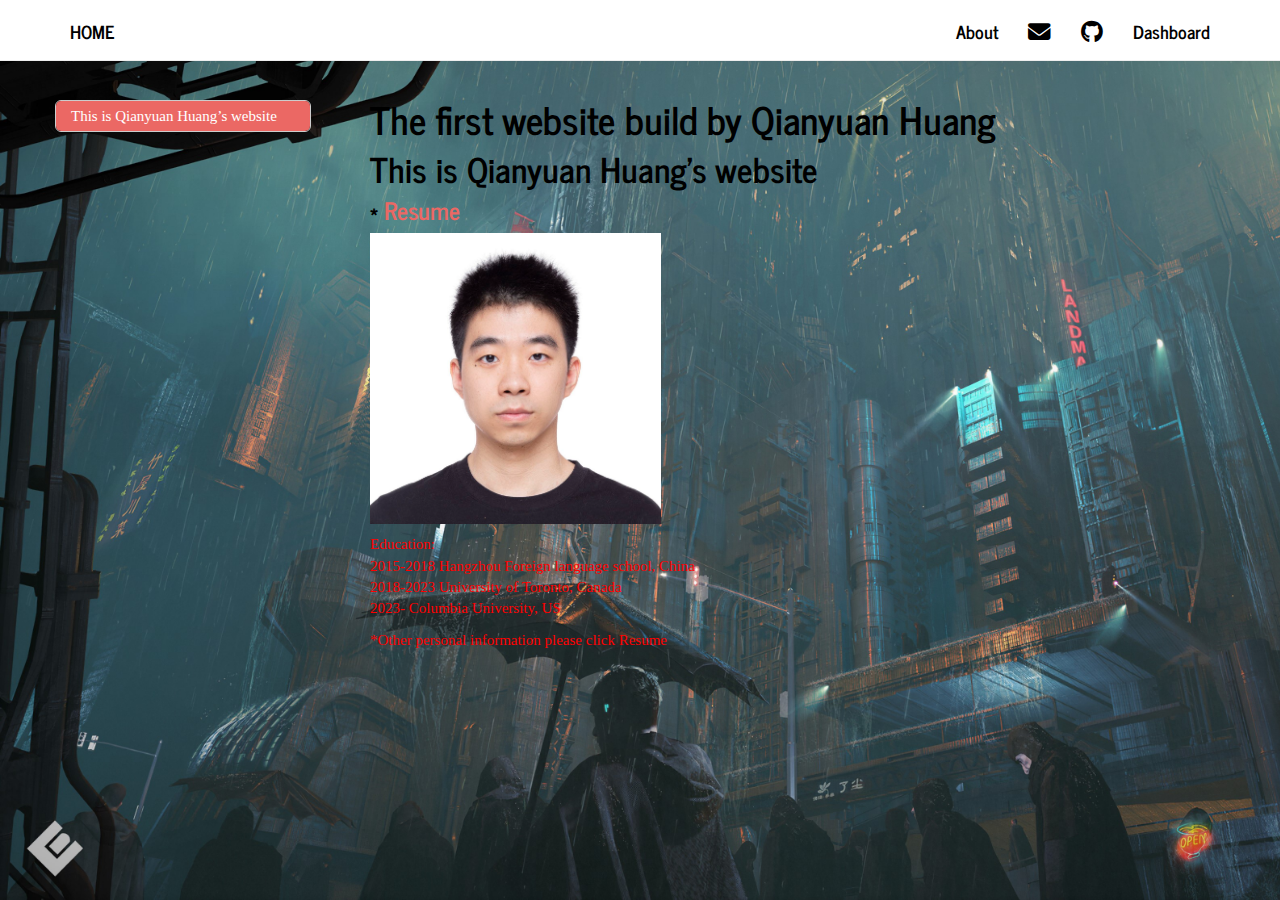
<file: index.html>
<!DOCTYPE html>

<html>

<head>

<meta charset="utf-8" />
<meta name="generator" content="pandoc" />
<meta http-equiv="X-UA-Compatible" content="IE=EDGE" />




<title>The first website build by Qianyuan Huang</title>

<script src="site_libs/header-attrs-2.24/header-attrs.js"></script>
<script src="site_libs/jquery-3.6.0/jquery-3.6.0.min.js"></script>
<meta name="viewport" content="width=device-width, initial-scale=1" />
<link href="site_libs/bootstrap-3.3.5/css/journal.min.css" rel="stylesheet" />
<script src="site_libs/bootstrap-3.3.5/js/bootstrap.min.js"></script>
<script src="site_libs/bootstrap-3.3.5/shim/html5shiv.min.js"></script>
<script src="site_libs/bootstrap-3.3.5/shim/respond.min.js"></script>
<style>h1 {font-size: 34px;}
       h1.title {font-size: 38px;}
       h2 {font-size: 30px;}
       h3 {font-size: 24px;}
       h4 {font-size: 18px;}
       h5 {font-size: 16px;}
       h6 {font-size: 12px;}
       code {color: inherit; background-color: rgba(0, 0, 0, 0.04);}
       pre:not([class]) { background-color: white }</style>
<script src="site_libs/jqueryui-1.13.2/jquery-ui.min.js"></script>
<link href="site_libs/tocify-1.9.1/jquery.tocify.css" rel="stylesheet" />
<script src="site_libs/tocify-1.9.1/jquery.tocify.js"></script>
<script src="site_libs/navigation-1.1/tabsets.js"></script>
<link href="site_libs/highlightjs-9.12.0/default.css" rel="stylesheet" />
<script src="site_libs/highlightjs-9.12.0/highlight.js"></script>
<link href="site_libs/font-awesome-6.4.2/css/all.min.css" rel="stylesheet" />
<link href="site_libs/font-awesome-6.4.2/css/v4-shims.min.css" rel="stylesheet" />

<style type="text/css">
  code{white-space: pre-wrap;}
  span.smallcaps{font-variant: small-caps;}
  span.underline{text-decoration: underline;}
  div.column{display: inline-block; vertical-align: top; width: 50%;}
  div.hanging-indent{margin-left: 1.5em; text-indent: -1.5em;}
  ul.task-list{list-style: none;}
    </style>

<style type="text/css">code{white-space: pre;}</style>
<script type="text/javascript">
if (window.hljs) {
  hljs.configure({languages: []});
  hljs.initHighlightingOnLoad();
  if (document.readyState && document.readyState === "complete") {
    window.setTimeout(function() { hljs.initHighlighting(); }, 0);
  }
}
</script>






<link rel="stylesheet" href="styles.css" type="text/css" />



<style type = "text/css">
.main-container {
  max-width: 940px;
  margin-left: auto;
  margin-right: auto;
}
img {
  max-width:100%;
}
.tabbed-pane {
  padding-top: 12px;
}
.html-widget {
  margin-bottom: 20px;
}
button.code-folding-btn:focus {
  outline: none;
}
summary {
  display: list-item;
}
details > summary > p:only-child {
  display: inline;
}
pre code {
  padding: 0;
}
</style>


<style type="text/css">
.dropdown-submenu {
  position: relative;
}
.dropdown-submenu>.dropdown-menu {
  top: 0;
  left: 100%;
  margin-top: -6px;
  margin-left: -1px;
  border-radius: 0 6px 6px 6px;
}
.dropdown-submenu:hover>.dropdown-menu {
  display: block;
}
.dropdown-submenu>a:after {
  display: block;
  content: " ";
  float: right;
  width: 0;
  height: 0;
  border-color: transparent;
  border-style: solid;
  border-width: 5px 0 5px 5px;
  border-left-color: #cccccc;
  margin-top: 5px;
  margin-right: -10px;
}
.dropdown-submenu:hover>a:after {
  border-left-color: #adb5bd;
}
.dropdown-submenu.pull-left {
  float: none;
}
.dropdown-submenu.pull-left>.dropdown-menu {
  left: -100%;
  margin-left: 10px;
  border-radius: 6px 0 6px 6px;
}
</style>

<script type="text/javascript">
// manage active state of menu based on current page
$(document).ready(function () {
  // active menu anchor
  href = window.location.pathname
  href = href.substr(href.lastIndexOf('/') + 1)
  if (href === "")
    href = "index.html";
  var menuAnchor = $('a[href="' + href + '"]');

  // mark the anchor link active (and if it's in a dropdown, also mark that active)
  var dropdown = menuAnchor.closest('li.dropdown');
  if (window.bootstrap) { // Bootstrap 4+
    menuAnchor.addClass('active');
    dropdown.find('> .dropdown-toggle').addClass('active');
  } else { // Bootstrap 3
    menuAnchor.parent().addClass('active');
    dropdown.addClass('active');
  }

  // Navbar adjustments
  var navHeight = $(".navbar").first().height() + 15;
  var style = document.createElement('style');
  var pt = "padding-top: " + navHeight + "px; ";
  var mt = "margin-top: -" + navHeight + "px; ";
  var css = "";
  // offset scroll position for anchor links (for fixed navbar)
  for (var i = 1; i <= 6; i++) {
    css += ".section h" + i + "{ " + pt + mt + "}\n";
  }
  style.innerHTML = "body {" + pt + "padding-bottom: 40px; }\n" + css;
  document.head.appendChild(style);
});
</script>

<!-- tabsets -->

<style type="text/css">
.tabset-dropdown > .nav-tabs {
  display: inline-table;
  max-height: 500px;
  min-height: 44px;
  overflow-y: auto;
  border: 1px solid #ddd;
  border-radius: 4px;
}

.tabset-dropdown > .nav-tabs > li.active:before, .tabset-dropdown > .nav-tabs.nav-tabs-open:before {
  content: "\e259";
  font-family: 'Glyphicons Halflings';
  display: inline-block;
  padding: 10px;
  border-right: 1px solid #ddd;
}

.tabset-dropdown > .nav-tabs.nav-tabs-open > li.active:before {
  content: "\e258";
  font-family: 'Glyphicons Halflings';
  border: none;
}

.tabset-dropdown > .nav-tabs > li.active {
  display: block;
}

.tabset-dropdown > .nav-tabs > li > a,
.tabset-dropdown > .nav-tabs > li > a:focus,
.tabset-dropdown > .nav-tabs > li > a:hover {
  border: none;
  display: inline-block;
  border-radius: 4px;
  background-color: transparent;
}

.tabset-dropdown > .nav-tabs.nav-tabs-open > li {
  display: block;
  float: none;
}

.tabset-dropdown > .nav-tabs > li {
  display: none;
}
</style>

<!-- code folding -->



<style type="text/css">

#TOC {
  margin: 25px 0px 20px 0px;
}
@media (max-width: 768px) {
#TOC {
  position: relative;
  width: 100%;
}
}

@media print {
.toc-content {
  /* see https://github.com/w3c/csswg-drafts/issues/4434 */
  float: right;
}
}

.toc-content {
  padding-left: 30px;
  padding-right: 40px;
}

div.main-container {
  max-width: 1200px;
}

div.tocify {
  width: 20%;
  max-width: 260px;
  max-height: 85%;
}

@media (min-width: 768px) and (max-width: 991px) {
  div.tocify {
    width: 25%;
  }
}

@media (max-width: 767px) {
  div.tocify {
    width: 100%;
    max-width: none;
  }
}

.tocify ul, .tocify li {
  line-height: 20px;
}

.tocify-subheader .tocify-item {
  font-size: 0.90em;
}

.tocify .list-group-item {
  border-radius: 0px;
}


</style>



</head>

<body>


<div class="container-fluid main-container">


<!-- setup 3col/9col grid for toc_float and main content  -->
<div class="row">
<div class="col-xs-12 col-sm-4 col-md-3">
<div id="TOC" class="tocify">
</div>
</div>

<div class="toc-content col-xs-12 col-sm-8 col-md-9">




<div class="navbar navbar-default  navbar-fixed-top" role="navigation">
  <div class="container">
    <div class="navbar-header">
      <button type="button" class="navbar-toggle collapsed" data-toggle="collapse" data-bs-toggle="collapse" data-target="#navbar" data-bs-target="#navbar">
        <span class="icon-bar"></span>
        <span class="icon-bar"></span>
        <span class="icon-bar"></span>
      </button>
      <a class="navbar-brand" href="index.html">Home</a>
    </div>
    <div id="navbar" class="navbar-collapse collapse">
      <ul class="nav navbar-nav">
        
      </ul>
      <ul class="nav navbar-nav navbar-right">
        <li>
  <a href="about.html">About</a>
</li>
<li>
  <a href="mailto:&lt;qh2283@cumc.columbia.edu&gt;">
    <span class="fa fa-envelope fa-lg"></span>
     
  </a>
</li>
<li>
  <a href="http://github.com/QianyuanHuang/">
    <span class="fa fa-github fa-lg"></span>
     
  </a>
</li>
<li>
  <a href="dashboard.html">Dashboard</a>
</li>
      </ul>
    </div><!--/.nav-collapse -->
  </div><!--/.container -->
</div><!--/.navbar -->

<div id="header">



<h1 class="title toc-ignore">The first website build by Qianyuan
Huang</h1>

</div>


<div id="this-is-qianyuan-huangs-website" class="section level1">
<h1>This is Qianyuan Huang’s website</h1>
<div id="resume" class="section level3">
<h3>* <a href="qianyuan_huang.pdf"><strong>Resume</strong></a></h3>
<p><img src="QH.jpg" style="width:35%"></p>
<p>Education:<br />
2015-2018 Hangzhou Foreign language school, China<br />
2018-2023 University of Toronto, Canada<br />
2023- Columbia University, US<br />
</p>
<p>*Other personal information please click Resume</p>
</div>
</div>



</div>
</div>

</div>

<script>

// add bootstrap table styles to pandoc tables
function bootstrapStylePandocTables() {
  $('tr.odd').parent('tbody').parent('table').addClass('table table-condensed');
}
$(document).ready(function () {
  bootstrapStylePandocTables();
});


</script>

<!-- tabsets -->

<script>
$(document).ready(function () {
  window.buildTabsets("TOC");
});

$(document).ready(function () {
  $('.tabset-dropdown > .nav-tabs > li').click(function () {
    $(this).parent().toggleClass('nav-tabs-open');
  });
});
</script>

<!-- code folding -->

<script>
$(document).ready(function ()  {

    // temporarily add toc-ignore selector to headers for the consistency with Pandoc
    $('.unlisted.unnumbered').addClass('toc-ignore')

    // move toc-ignore selectors from section div to header
    $('div.section.toc-ignore')
        .removeClass('toc-ignore')
        .children('h1,h2,h3,h4,h5').addClass('toc-ignore');

    // establish options
    var options = {
      selectors: "h1,h2,h3",
      theme: "bootstrap3",
      context: '.toc-content',
      hashGenerator: function (text) {
        return text.replace(/[.\\/?&!#<>]/g, '').replace(/\s/g, '_');
      },
      ignoreSelector: ".toc-ignore",
      scrollTo: 0
    };
    options.showAndHide = true;
    options.smoothScroll = true;

    // tocify
    var toc = $("#TOC").tocify(options).data("toc-tocify");
});
</script>

<!-- dynamically load mathjax for compatibility with self-contained -->
<script>
  (function () {
    var script = document.createElement("script");
    script.type = "text/javascript";
    script.src  = "https://mathjax.rstudio.com/latest/MathJax.js?config=TeX-AMS-MML_HTMLorMML";
    document.getElementsByTagName("head")[0].appendChild(script);
  })();
</script>

</body>
</html>
</file>
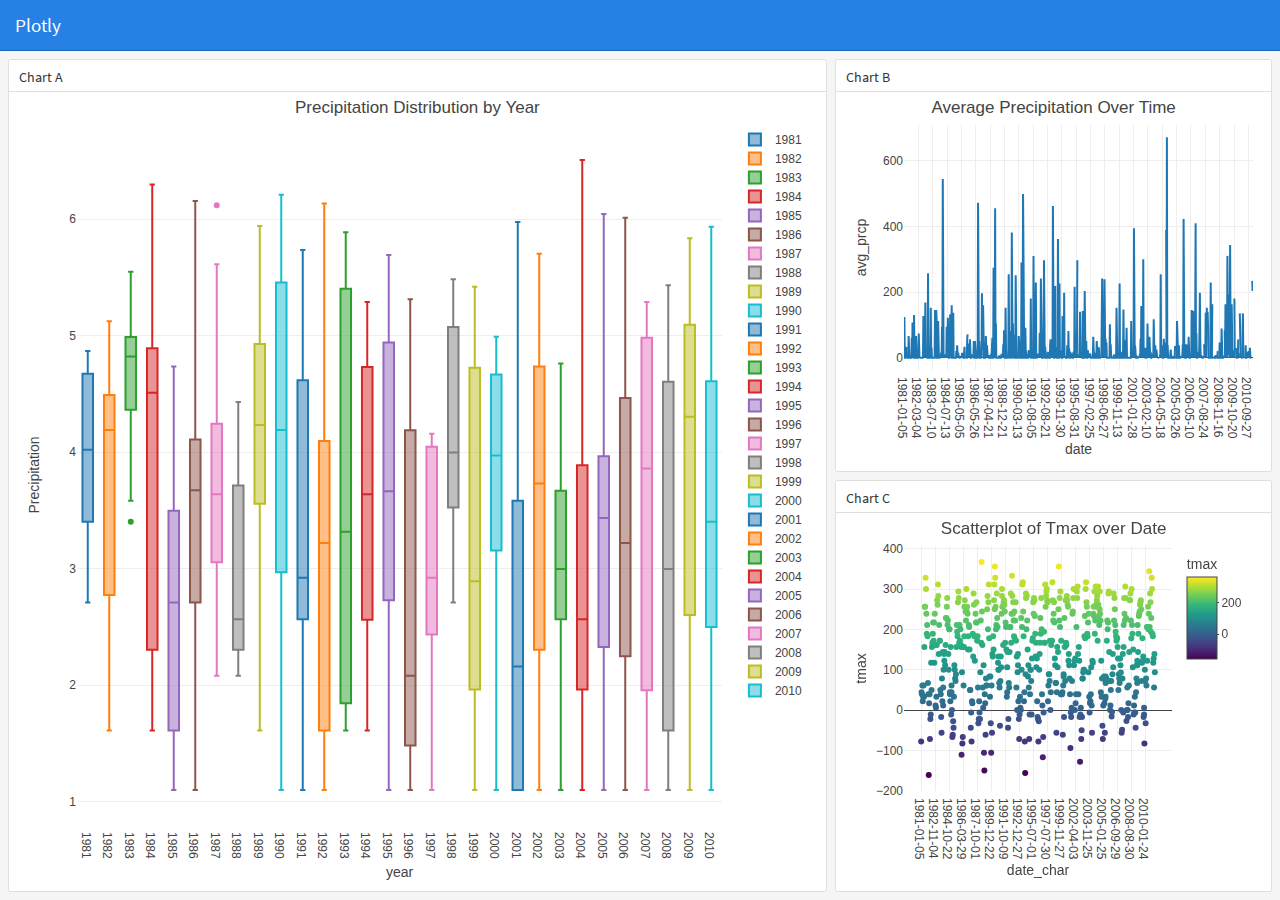
<file: dashboard.html>
<!DOCTYPE html>
<html xmlns="http://www.w3.org/1999/xhtml">
<head>

<meta charset="utf-8">
<meta http-equiv="Content-Type" content="text/html; charset=utf-8" />
<meta name="generator" content="pandoc" />



<title>Plotly</title>

<meta property="og:title" content="Plotly" />

<meta name='viewport' content='width=device-width, initial-scale=1.0, maximum-scale=1.0, user-scalable=no' />

<link rel="icon" href="data:image/x-icon;" type="image/x-icon">


<script type="text/javascript">
window.FlexDashboardComponents = [];
</script>

<script src="site_libs/header-attrs-2.24/header-attrs.js"></script>
<script src="site_libs/jquery-3.6.0/jquery-3.6.0.min.js"></script>
<meta name="viewport" content="width=device-width, initial-scale=1" />
<link href="site_libs/bootstrap-3.3.5/css/cosmo.min.css" rel="stylesheet" />
<script src="site_libs/bootstrap-3.3.5/js/bootstrap.min.js"></script>
<script src="site_libs/bootstrap-3.3.5/shim/html5shiv.min.js"></script>
<script src="site_libs/bootstrap-3.3.5/shim/respond.min.js"></script>
<style>h1 {font-size: 34px;}
       h1.title {font-size: 38px;}
       h2 {font-size: 30px;}
       h3 {font-size: 24px;}
       h4 {font-size: 18px;}
       h5 {font-size: 16px;}
       h6 {font-size: 12px;}
       code {color: inherit; background-color: rgba(0, 0, 0, 0.04);}
       pre:not([class]) { background-color: white }</style>
<script src="site_libs/stickytableheaders-0.1.19/jquery.stickytableheaders.min.js"></script>
<link href="site_libs/value-box-accent-static-0.6.2/theme-cosmo-value-box.css" rel="stylesheet" />
<link href="site_libs/flexdashboard-css-0.6.2/flexdashboard.min.css" rel="stylesheet" />
<link href="site_libs/flexdashboard-css-0.6.2/theme-cosmo.css" rel="stylesheet" />
<script src="site_libs/htmlwidgets-1.6.2/htmlwidgets.js"></script>
<script src="site_libs/plotly-binding-4.10.3/plotly.js"></script>
<script src="site_libs/typedarray-0.1/typedarray.min.js"></script>
<link href="site_libs/crosstalk-1.2.0/css/crosstalk.min.css" rel="stylesheet" />
<script src="site_libs/crosstalk-1.2.0/js/crosstalk.min.js"></script>
<link href="site_libs/plotly-htmlwidgets-css-2.11.1/plotly-htmlwidgets.css" rel="stylesheet" />
<script src="site_libs/plotly-main-2.11.1/plotly-latest.min.js"></script>
<style type="text/css">
/*
  CSS for flexdashboard.js' use of Sly(). The sizing/position of this CSS needs to be
  applied _before_ flexdashboard.js initializes, which is why this CSS has been pulled
  out from flexdashboard.scss and inlined in the document's head.
*/

.storyboard-nav button {
  background: transparent;
  border: 0;
  opacity: .3;
  outline: none;
  padding: 0;
}

.storyboard-nav button:hover,
.storyboard-nav button:hover {
  opacity: .5;
}

.storyboard-nav button:disabled,
.storyboard-nav button:disabled {
  opacity: .1;
}

.storyboard-nav .sbnext,
.storyboard-nav .sbprev {
  float: left;
  width: 2%;
  height: 120px;
}

.storyboard-nav .sbprev {
  text-align: left;
  width: 2%;
}

.storyboard-nav .sbnext {
  float: right;
  text-align: right;
  margin-right: 8px;
}

.storyboard-nav .sbframelist {
  margin: 0 auto;
  width: 94%;
  height: 120px;
  overflow: hidden;
  text-shadow: none;
  margin-bottom: 8px;
}

.storyboard-nav .sbframelist ul {
  list-style: none;
  margin: 0;
  padding: 0;
  height: 100%;
}

.storyboard-nav .sbframelist ul li {
  float: left;
  width: 270px;
  height: 100%;
  padding: 10px 10px 10px 10px;
  margin-right: 8px;
  text-align: left;
  cursor: pointer;
}

.storyboard-nav .sbframelist ul li:last-child {
  margin-right: 0px;
}

.sbframe-commentary {
  width: 300px;
}

.sbframe-commentary ul {
  padding-left: 22px;
}

.sbframe.active {
  display: flex;
}

.sbframe:not(.active) {
  display: none;
}
@media only screen and (min-width: 768px) {
html, body {
  height: 100%;
}

#dashboard-container {
  height: 100%;
}
}
</style>



</head>

<body>

<div class="navbar navbar-inverse navbar-fixed-top" role="navigation">
<div class="container-fluid">
<div class="navbar-header">

<span class="navbar-logo pull-left">
  
</span>
<span class="navbar-brand">
  Plotly
  <span class="navbar-author">
        </span>
</span>

<button id="navbar-button" type="button" class="navbar-toggle collapsed pull-right" data-toggle="collapse" data-bs-toggle="collapse" data-target="#navbar" data-bs-target="#navbar">
<span class="icon-bar"></span>
<span class="icon-bar"></span>
<span class="icon-bar"></span>
</button>

</div>
<div id="navbar" class="navbar-collapse collapse">
<ul class="nav navbar-nav navbar-left">
</ul>
<ul class="nav navbar-nav navbar-right">
</ul>
</div><!--/.nav-collapse-->
</div><!--/.container-->
</div><!--/.navbar-->

<script type="text/javascript">


var FlexDashboard = (function () {

  // initialize options
  var _options = {};

  var FlexDashboard = function() {

    // default options
    _options = $.extend(_options, {
      theme: "cosmo",
      fillPage: false,
      orientation: 'columns',
      storyboard: false,
      defaultFigWidth: 576,
      defaultFigHeight: 461,
      defaultFigWidthMobile: 360,
      defaultFigHeightMobile: 461,
      isMobile: false,
      isPortrait: false,
      resize_reload: true
    });
  };

  function init(options) {

    // extend default options
    $.extend(true, _options, options);

    // add ids to sections that don't have them (pandoc won't assign ids
    // to e.g. sections with titles consisting of only chinese characters)
    var nextId = 1;
    $('.level1:not([id]),.level2:not([id]),.level3:not([id])').each(function() {
      $(this).attr('id', 'dashboard-' + nextId++);
    });

    // find navbar items
    var navbarItems = $('#flexdashboard-navbar');
    if (navbarItems.length)
      navbarItems = JSON.parse(navbarItems.html());
    addNavbarItems(navbarItems);

    // find the main dashboard container
    var dashboardContainer = $('#dashboard-container');

    // resolve mobile classes
    resolveMobileClasses(dashboardContainer);

    // one time global initialization for components
    componentsInit(dashboardContainer);

    // look for a global sidebar
    var globalSidebar = dashboardContainer.find(".section.level1.sidebar");
    if (globalSidebar.length > 0) {

      // global layout for fullscreen displays
      if (!isMobilePhone()) {

         // hoist it up to the top level
         globalSidebar.insertBefore(dashboardContainer);

         // lay it out (set width/positions)
         layoutSidebar(globalSidebar, dashboardContainer);

      // tuck sidebar into first page for mobile phones
      } else {

        // convert it into a level3 section
        globalSidebar.removeClass('sidebar');
        globalSidebar.removeClass('level1');
        globalSidebar.addClass('level3');
        var h1 = globalSidebar.children('h1');
        var h3 = $('<h3></h3>');
        h3.append(h1.contents());
        h3.insertBefore(h1);
        h1.detach();

        // move it into the first page
        var page = dashboardContainer.find('.section.level1').first();
        if (page.length > 0)
          page.prepend(globalSidebar);
      }
    }

    // look for pages to layout
    var pages = $('div.section.level1');
    if (pages.length > 0) {

        // find the navbar and collapse on clicked
        var navbar = $('#navbar');
        navbar.on("click", "a[data-toggle!=dropdown]", null, function () {
           navbar.collapse('hide');
        });

        // envelop the dashboard container in a tab content div
        dashboardContainer.wrapInner('<div class="tab-content"></div>');

        pages.each(function(index) {

          // lay it out
          layoutDashboardPage($(this));

          // add it to the navbar
          addToNavbar($(this), index === 0);

        });

    } else {

      // remove the navbar and navbar button if we don't
      // have any navbuttons
      if (navbarItems.length === 0) {
        $('#navbar').remove();
        $('#navbar-button').remove();
      }

      // add the storyboard class if requested
      if (_options.storyboard)
        dashboardContainer.addClass('storyboard');

      // layout the entire page
      layoutDashboardPage(dashboardContainer);
    }

    // if we are in shiny we need to trigger a window resize event to
    // force correct layout of shiny-bound-output elements
    if (isShinyDoc())
      $(window).trigger('resize');

    // make main components visible
    $('.section.sidebar').css('visibility', 'visible');
    dashboardContainer.css('visibility', 'visible');

    // handle location hash
    handleLocationHash();

    // intialize prism highlighting
    initPrismHighlighting();

    // record mobile and orientation state then register a handler
    // to refresh if resize_reload is set to true and it changes
    _options.isMobile = isMobilePhone();
    _options.isPortrait = isPortrait();
    if (_options.resize_reload) {
      $(window).on('resize', function() {
        if (_options.isMobile !== isMobilePhone() ||
            _options.isPortrait !== isPortrait()) {
          window.location.reload();
        }
      });
    } else {
      // if in desktop mode and resizing to mobile, make sure the heights are 100%
      // This enforces what `fillpage.css` does for "wider" pages.
      // Since we are not reloading once the page becomes small, we need to force the height to 100%
      // This is a new situation introduced when `_options.resize_reload` is `false`
      if (! _options.isMobile) {
        // only add if `fillpage.css` was added in the first place
        if (_options.fillPage) {
          // fillpage.css
          $("html,body,#dashboard").css("height", "100%");
        }
      }
    }
    // trigger layoutcomplete event
    dashboardContainer.trigger('flexdashboard:layoutcomplete');
  }

  function resolveMobileClasses(dashboardContainer) {
     // add top level layout class
    dashboardContainer.addClass(isMobilePhone() ? 'mobile-layout' :
                                                  'desktop-layout');

    // look for .mobile sections and add .no-mobile to their peers
    var mobileSections = $('.section.mobile');
    mobileSections.each(function() {
       var id = $(this).attr('id');
       var nomobileId = id.replace(/-\d+$/, '');
       $('#' + nomobileId).addClass('no-mobile');
    });
  }

  function addNavbarItems(navbarItems) {

    var navbarLeft = $('ul.navbar-left');
    var navbarRight = $('ul.navbar-right');

    for (var i = 0; i<navbarItems.length; i++) {

      // get the item
      var item = navbarItems[i];

      // determine the container
      var container = null;
      if (item.align === "left")
        container = navbarLeft;
      else
        container = navbarRight;

      // navbar menu if we have multiple items
      if (item.items) {
        var menu = navbarMenu(null, item.icon, item.title, container);
        for (var j = 0; j<item.items.length; j++) {
          var subItem = item.items[j];
          var li = $('<li></li>');
          var a = navbarLink(subItem.icon, subItem.title, subItem.href, subItem.target);
          a.removeClass("nav-link").addClass("dropdown-item");
          li.append(a);
          menu.append(li);
        }
      } else {
        var li = $('<li class="nav-item"></li>');
        li.append(navbarLink(item.icon, item.title, item.href, item.target));
        container.append(li);
      }
    }
  }

  // create or get a reference to an existing dropdown menu
  function navbarMenu(id, icon, title, container) {
    var existingMenu = [];
    if (id)
      existingMenu = container.children('#' + id);
    if (existingMenu.length > 0) {
      return existingMenu.children('ul');
    } else {
      var li = $('<li class="nav-item"></li>');
      if (id)
        li.attr('id', id);
      li.addClass('dropdown');
      // auto add "Share" title on mobile if necessary
      if (!title && icon && (icon === "fa-share-alt") && isMobilePhone())
        title = "Share";
      if (title) {
        title = title + ' <span class="caret"></span>';
      }
      var a = navbarLink(icon, title, "#");
      a.addClass('dropdown-toggle');
      a.attr('data-toggle', 'dropdown');
      a.attr('data-bs-toggle', 'dropdown');
      a.attr('role', 'button');
      a.attr('aria-expanded', 'false');
      li.append(a);
      var ul = $('<ul class="dropdown-menu"></ul>');
      ul.attr('role', 'menu');
      li.append(ul);
      container.append(li);
      return ul;
    }
  }

  function addToNavbar(page, active) {

    // capture the id and data-icon attribute (if any)
    var id = page.attr('id');
    var icon = page.attr('data-icon');
    var navmenu = page.attr('data-navmenu');
    var navmenuIcon = page.attr('data-navmenu-icon');

    // get hidden state (transfer this to navbar)
    var hidden = page.hasClass('hidden');
    page.removeClass('hidden');

    // sanitize the id for use with bootstrap tabs
    id = id.replace(/[.\/?&!#<>]/g, '').replace(/\s/g, '_');
    page.attr('id', id);

    // get the wrapper
    var wrapper = page.closest('.dashboard-page-wrapper');

    // move the id to the wrapper
    page.removeAttr('id');
    wrapper.attr('id', id);

    // add the tab-pane class to the wrapper
    wrapper.addClass('tab-pane');

    // get a reference to the h1, discover its inner contens, then detach it
    var h1 = wrapper.find('h1').first();
    var title = h1.contents();
    h1.detach();

    // create a navbar item
    var li = $('<li></li>');
    var a = navbarLink(icon, title, '#' + id);
    a.attr('data-toggle', 'tab');
    a.attr('data-bs-toggle', 'tab');
    li.append(a);

    // add it to the navbar (or navbar menu if specified)
    var container = $('ul.navbar-left');
    if (navmenu) {
      var menuId = navmenu.replace(/\s+/g, '');
      var menu = navbarMenu(menuId, navmenuIcon, navmenu, container);
      li.find("> a").removeClass("nav-link").addClass("dropdown-item");
      menu.append(li);
    } else {
      li.addClass("nav-item")
      container.append(li);
    }

    // mark active tab and corresponding nav menu item
    if (active)
      $(a).tab("show");

    // hide it if requested
    if (hidden)
      li.addClass('hidden');
  }

  function navbarLink(icon, title, href, target) {

    var a = $('<a class="nav-link"></a>');
    if (icon) {

      // get the name of the icon set and icon
      var dashPos = icon.indexOf("-");
      var iconSet = null;
      var iconSplit = icon.split(" ");
      if (iconSplit.length > 1) {
        iconSet = iconSplit[0];
        icon = iconSplit.slice(1).join(" ");
      } else {
        iconSet = icon.substring(0, dashPos);
      }
      var iconName = icon.substring(dashPos + 1);

      // create the icon
      var iconElement = $('<span class="' + iconSet + ' ' + icon + '"></span>');
      if (title)
        iconElement.css('margin-right', '7px');
      a.append(iconElement);
      // if href is null see if we can auto-generate based on icon (e.g. social)
      if (!href)
        maybeGenerateLinkFromIcon(iconName, a);
    }
    if (title)
      a.append(title);

    // add the href.
    if (href) {
      if (href === "source_embed") {
        a.attr('href', '#');
        a.attr('data-featherlight', "#flexdashboard-source-code");
        a.featherlight({
            beforeOpen: function(event){
              $('body').addClass('unselectable');
            },
            afterClose: function(event){
              $('body').removeClass('unselectable');
            }
        });
      } else {
        a.attr('href', href);
      }
    }

    // add the arget
    if (target)
      a.attr('target', target);

    return a;
  }

  // auto generate a link from an icon name (e.g. twitter) when possible
  function maybeGenerateLinkFromIcon(iconName, a) {

     var serviceLinks = {
      "twitter": "https://twitter.com/share?text=" + encodeURIComponent(document.title) + "&url="+encodeURIComponent(location.href),
      "facebook": "https://www.facebook.com/sharer/sharer.php?u="+encodeURIComponent(location.href),
      "linkedin": "https://www.linkedin.com/shareArticle?mini=true&url="+encodeURIComponent(location.href) + "&title=" + encodeURIComponent(document.title),
      "pinterest": "https://pinterest.com/pin/create/link/?url="+encodeURIComponent(location.href) + "&description=" + encodeURIComponent(document.title)
    };

    var makeSocialLink = function(a, href) {
      a.attr('href', '#');
      a.on('click', function(e) {
        e.preventDefault();
        window.open(href);
      });
    };

    $.each(serviceLinks, function(key, value) {
      if (iconName.indexOf(key) !== -1)
        makeSocialLink(a, value);
    });
  }

  // layout a dashboard page
  function layoutDashboardPage(page) {

    // use a page wrapper so that free form content above the
    // dashboard appears at the top rather than the side (as it
    // would without the wrapper in a column orientation)
    var wrapper = $('<div class="dashboard-page-wrapper"></div>');
    page.wrap(wrapper);

    // if there are no level2 or level3 headers synthesize a level3
    // header to contain the (e.g. frame it, scroll container, etc.)
    var headers = page.find('h2,h3');
    if (headers.length === 0)
      page.wrapInner('<div class="section level3"></div>');

    // hoist up any content before level 2 or level 3 headers
    var children = page.children();
    children.each(function(index) {
      if ($(this).hasClass('level2') || $(this).hasClass('level3'))
        return false;
      $(this).insertBefore(page);
    });

    // determine orientation and fillPage behavior for distinct media
    var orientation, fillPage, storyboard;

    // media: mobile phone
    if (isMobilePhone()) {

      // if there is a sidebar we need to ensure it's content
      // is properly framed as an h3
      var sidebar = page.find('.section.sidebar');
      sidebar.removeClass('sidebar');
      sidebar.wrapInner('<div class="section level3"></div>');
      var h2 = sidebar.find('h2');
      var h3 = $('<h3></h3>');
      h3.append(h2.contents());
      h3.insertBefore(h2);
      h2.detach();

      // wipeout h2 elements then enclose them in a single h2
      var level2 = page.find('div.section.level2');
      level2.each(function() {
        level2.children('h2').remove();
        level2.children().unwrap();
      });
      page.wrapInner('<div class="section level2"></div>');

      // substitute mobile images
      if (isPortrait()) {
        var mobileFigures = $('img.mobile-figure');
        mobileFigures.each(function() {
          // get the src (might be base64 encoded)
          var src = $(this).attr('src');

          // find it's peer
          var id = $(this).attr('data-mobile-figure-id');
          var img = $('img[data-figure-id=' + id + "]");
          img.attr('src', src)
             .attr('width', _options.defaultFigWidthMobile)
             .attr('height', _options.defaultFigHeightMobile);
        });
      }

      // hoist storyboard commentary into it's own section
      if (page.hasClass('storyboard')) {
        var commentaryHR = page.find('div.section.level3 hr');
        commentaryHR.each(function() {
          var commentary = $(this).nextAll().detach();
          var commentarySection = $('<div class="section level3"></div>');
          commentarySection.append(commentary);
          commentarySection.insertAfter($(this).closest('div.section.level3'));
          $(this).remove();
        });
      }

      // force a non full screen layout by columns
      orientation = _options.orientation = 'columns';
      fillPage = _options.fillPage = false;
      storyboard = _options.storyboard = false;

    // media: desktop
    } else {

      // determine orientation
      orientation = page.attr('data-orientation');
      if (orientation !== 'rows' && orientation != 'columns')
        orientation = _options.orientation;

      // determine storyboard mode
      storyboard = page.hasClass('storyboard');

      // fillPage based on options (force for storyboard)
      fillPage = _options.fillPage || storyboard;

      // handle sidebar
      var sidebar = page.find('.section.level2.sidebar');
      if (sidebar.length > 0)
        layoutSidebar(sidebar, page);
    }

    // give it and it's parent divs height: 100% if we are in fillPage mode
    if (fillPage) {
      page.addClass('vertical-layout-fill');
      page.css('height', '100%');
      page.parents('div').css('height', '100%');
    } else {
      page.addClass('vertical-layout-scroll');
    }

    // perform the layout
    if (storyboard)
      layoutPageAsStoryboard(page);
    else if (orientation === 'rows')
      layoutPageByRows(page, fillPage);
    else if (orientation === 'columns')
      layoutPageByColumns(page, fillPage);
  }

  function layoutSidebar(sidebar, content) {

    // get it out of the header hierarchy
    sidebar = sidebar.first();
    if (sidebar.hasClass('level1')) {
      sidebar.removeClass('level1');
      sidebar.children('h1').remove();
    } else if (sidebar.hasClass('level2')) {
      sidebar.removeClass('level2');
      sidebar.children('h2').remove();
    }

    // determine width
    var sidebarWidth = isTablet() ? 220 : 250;
    var dataWidth = parseInt(sidebar.attr('data-width'));
    if (dataWidth)
      sidebarWidth = dataWidth;

    // set the width and shift the page right to accomodate the sidebar
    sidebar.css('width', sidebarWidth + 'px');
    content.css('padding-left', sidebarWidth + 'px');

    // wrap it's contents in a form
    sidebar.wrapInner($('<form></form>'));
  }

  function layoutPageAsStoryboard(page) {

    // create storyboard navigation
    var nav = $('<div class="storyboard-nav"></div>');

    // add navigation buttons
    var prev = $('<button class="sbprev"><i class="fa fa-angle-left"></i></button>');
    nav.append(prev);
    var next= $('<button class="sbnext"><i class="fa fa-angle-right"></i></button>');
    nav.append(next);

    // add navigation frame
    var frameList = $('<div class="sbframelist"></div>');
    nav.append(frameList);
    var ul = $('<ul></ul>');
    frameList.append(ul);

     // find all the level3 sections (those are the storyboard frames)
    var frames = page.find('div.section.level3');
    frames.each(function() {

      // mark it
      $(this).addClass('sbframe');

      // divide it into chart content and (optional) commentary
      $(this).addClass('dashboard-column-orientation');

      // stuff the chart into it's own div w/ flex
      $(this).wrapInner('<div class="sbframe-component"></div>');
      setFlex($(this), 1);
      var frame = $(this).children('.sbframe-component');

      // extract the title from the h3
      var li = $('<li></li>');
      var h3 = frame.children('h3');
      li.append(h3.contents());
      h3.detach();
      ul.append(li);

      // extract commentary
      var hr = frame.children('hr');
      if (hr.length) {
        var commentary = hr.nextAll().detach();
        hr.remove();
        var commentaryFrame = $('<div class="sbframe-commentary"></div>');
        commentaryFrame.addClass('flowing-content-shim');
        commentaryFrame.addClass('flowing-content-container');
        commentaryFrame.append(commentary);
        $(this).append(commentaryFrame);

        // look for a data-commentary-width attribute
        var commentaryWidth = $(this).attr('data-commentary-width');
        if (commentaryWidth)
          commentaryFrame.css('width', commentaryWidth + 'px');
      }

      // layout the chart (force flex)
      var result = layoutChart(frame, true);

      // ice the notes if there are none
      if (!result.notes)
        frame.find('.chart-notes').remove();

      // set flex on chart
      setFlex(frame, 1);
    });

    // create a div to hold all the frames
    var frameContent = $('<div class="sbframe-content"></div>');
    frameContent.addClass('dashboard-row-orientation');
    frameContent.append(frames.detach());

    // row orientation to stack nav and frame content
    page.addClass('dashboard-row-orientation');
    page.append(nav);
    page.append(frameContent);
    setFlex(frameContent, 1);

    // initialize sly
    var sly = new Sly(frameList, {
    		horizontal: true,
    		itemNav: 'basic',
    		smart: true,
    		activateOn: 'click',
    		startAt: 0,
    		scrollBy: 1,
    		activatePageOn: 'click',
    		speed: 200,
    		moveBy: 600,
    		dragHandle: true,
    		dynamicHandle: true,
    		clickBar: true,
    		keyboardNavBy: 'items',
    		next: next,
    		prev: prev
    	}).init();

    // make first frame active
    frames.removeClass('active');
    frames.first().addClass('active');

    // subscribe to frame changed events
    sly.on('active', function (eventName, itemIndex) {
      frames.removeClass('active');
      frames.eq(itemIndex).addClass('active')
                          .trigger('shown');
    });
  }

  function layoutPageByRows(page, fillPage) {

    // row orientation
    page.addClass('dashboard-row-orientation');

    // find all the level2 sections (those are the rows)
    var rows = page.find('div.section.level2');

    // if there are no level2 sections then treat the
    // entire page as if it's a level 2 section
    if (rows.length === 0) {
      page.wrapInner('<div class="section level2"></div>');
      rows = page.find('div.section.level2');
    }

    rows.each(function () {

      // flags
      var haveNotes = false;
      var haveFlexHeight = true;

      // remove the h2
      $(this).children('h2').remove();

      // check for a tabset
      var isTabset = $(this).hasClass('tabset');
      if (isTabset)
        layoutTabset($(this));

      // give it row layout semantics if it's not a tabset
      if (!isTabset)
        $(this).addClass('dashboard-row');

      // find all of the level 3 subheads
      var columns = $(this).find('div.section.level3');

      // determine figureSizes sizes
      var figureSizes = chartFigureSizes(columns);

      // fixup the columns
      columns.each(function(index) {

        // layout the chart (force flex if we are in a tabset)
        var result = layoutChart($(this), isTabset);

        // update flexHeight state
        if (!result.flex)
          haveFlexHeight = false;

        // update state
        if (result.notes)
          haveNotes = true;

        // set the column flex based on the figure width
        // (value boxes will just get the default figure width)
        var chartWidth = figureSizes[index].width;
        setFlex($(this), chartWidth + ' ' + chartWidth + ' 0px');

      });

      // remove empty chart note divs
      if (isTabset)
        $(this).find('.chart-notes').filter(function() {
            return $(this).html() === "&nbsp;";
        }).remove();
      if (!haveNotes)
        $(this).find('.chart-notes').remove();

       // make it a flexbox row
      if (haveFlexHeight)
        $(this).addClass('dashboard-row-flex');

      // now we can set the height on all the wrappers (based on maximum
      // figure height + room for title and notes, or data-height on the
      // container if specified). However, don't do this if there is
      // no flex on any of the constituent columns
      var flexHeight = null;
      var dataHeight = parseInt($(this).attr('data-height'));
      if (dataHeight)
        flexHeight = adjustedHeight(dataHeight, columns.first());
      else if (haveFlexHeight)
        flexHeight = maxChartHeight(figureSizes, columns);
      if (flexHeight) {
        if (fillPage)
          setFlex($(this), flexHeight + ' ' + flexHeight + ' 0px');
        else {
          $(this).css('height', flexHeight + 'px');
          setFlex($(this), '0 0 ' + flexHeight + 'px');
        }
      }

    });
  }

  function layoutPageByColumns(page, fillPage) {

    // column orientation
    page.addClass('dashboard-column-orientation');

    // find all the level2 sections (those are the columns)
    var columns = page.find('div.section.level2');

    // if there are no level2 sections then treat the
    // entire page as if it's a level 2 section
    if (columns.length === 0) {
      page.wrapInner('<div class="section level2"></div>');
      columns = page.find('div.section.level2');
    }

    // layout each column
    columns.each(function (index) {

      // remove the h2
      $(this).children('h2').remove();

      // make it a flexbox column
      $(this).addClass('dashboard-column');

      // check for a tabset
      var isTabset = $(this).hasClass('tabset');
      if (isTabset)
        layoutTabset($(this));

      // find all the h3 elements
      var rows = $(this).find('div.section.level3');

      // get the figure sizes for the rows
      var figureSizes = chartFigureSizes(rows);

      // column flex is the max row width (or data-width if specified)
      var flexWidth;
      var dataWidth = parseInt($(this).attr('data-width'));
      if (dataWidth)
        flexWidth = dataWidth;
      else
        flexWidth = maxChartWidth(figureSizes);
      setFlex($(this), flexWidth + ' ' + flexWidth + ' 0px');

      // layout each chart
      rows.each(function(index) {

        // perform the layout
        var result = layoutChart($(this), false);

        // ice the notes if there are none
        if (!result.notes)
          $(this).find('.chart-notes').remove();

        // set flex height based on figHeight, then adjust
        if (result.flex) {
          var chartHeight = figureSizes[index].height;
          chartHeight = adjustedHeight(chartHeight, $(this));
          if (fillPage)
            setFlex($(this), chartHeight + ' ' + chartHeight + ' 0px');
          else {
            $(this).css('height', chartHeight + 'px');
            setFlex($(this), chartHeight + ' ' + chartHeight + ' ' + chartHeight + 'px');
          }
        }
      });
    });
  }

  function chartFigureSizes(charts) {

    // sizes
    var figureSizes = new Array(charts.length);

    // check each chart
    charts.each(function(index) {

      // start with default
      figureSizes[index] = {
        width: _options.defaultFigWidth,
        height: _options.defaultFigHeight
      };

      // look for data-height or data-width then knit options
      var dataWidth = parseInt($(this).attr('data-width'));
      var dataHeight = parseInt($(this).attr('data-height'));
      var knitrOptions = $(this).find('.knitr-options:first');
      var knitrWidth, knitrHeight;
      if (knitrOptions) {
        knitrWidth = parseInt(knitrOptions.attr('data-fig-width'));
        knitrHeight =  parseInt(knitrOptions.attr('data-fig-height'));
      }

      // width
      if (dataWidth)
        figureSizes[index].width = dataWidth;
      else if (knitrWidth)
        figureSizes[index].width = knitrWidth;

      // height
      if (dataHeight)
        figureSizes[index].height = dataHeight;
      else if (knitrHeight)
        figureSizes[index].height = knitrHeight;
    });

    // return sizes
    return figureSizes;
  }

  function maxChartHeight(figureSizes, charts) {

    // first compute the maximum height
    var maxHeight = _options.defaultFigHeight;
    for (var i = 0; i<figureSizes.length; i++)
      if (figureSizes[i].height > maxHeight)
        maxHeight = figureSizes[i].height;

    // now add offests for chart title and chart notes
    if (charts.length)
      maxHeight = adjustedHeight(maxHeight, charts.first());

    return maxHeight;
  }

  function adjustedHeight(height, chart) {
    if (chart.length > 0) {
      var chartTitle = chart.find('.chart-title');
      if (chartTitle.length)
        height += chartTitle.first().outerHeight();
      var chartNotes = chart.find('.chart-notes');
      if (chartNotes.length)
        height += chartNotes.first().outerHeight();
    }
    return height;
  }

  function maxChartWidth(figureSizes) {
    var maxWidth = _options.defaultFigWidth;
    for (var i = 0; i<figureSizes.length; i++)
      if (figureSizes[i].width > maxWidth)
        maxWidth = figureSizes[i].width;
    return maxWidth;
  }

  // layout a chart
  function layoutChart(chart, forceFlex) {

    // state to return
    var result = {
      notes: false,
      flex: false
    };

    // extract the title
    var title = extractTitle(chart);

    // find components that apply to this container
    var components = componentsFind(chart);

    // if it's a custom component then call it and return
    var customComponents = componentsCustom(components);
    if (customComponents.length) {
      componentsLayout(customComponents, title, chart);
      result.notes = false;
      result.flex = forceFlex || componentsFlex(customComponents);
      return result;
    }

    // put all the content in a chart wrapper div
    chart.addClass('chart-wrapper');
    chart.wrapInner('<div class="chart-stage"></div>');
    var chartContent = chart.children('.chart-stage');

    // flex the content if appropriate
    result.flex = forceFlex || componentsFlex(components);
    if (result.flex) {
      // add flex classes
      chart.addClass('chart-wrapper-flex');
      chartContent.addClass('chart-stage-flex');

      // additional shim to break out of flexbox sizing
      chartContent.wrapInner('<div class="chart-shim"></div>');
      chartContent = chartContent.children('.chart-shim');
    }

    // set custom data-padding attribute
    var pad = chart.attr('data-padding');
    if (pad) {
      if (pad === "0")
        chart.addClass('no-padding');
      else {
        pad = pad + 'px';
        chartContent.css('left', pad)
                    .css('top', pad)
                    .css('right', pad)
                    .css('bottom', pad)
      }
    }

    // call compoents
    componentsLayout(components, title, chartContent);

    // also activate components on shiny output
    findShinyOutput(chartContent).on('shiny:value',
      function(event) {
        var element = $(event.target);
        setTimeout(function() {

          // see if we opted out of flex based on our output (for shiny
          // we can't tell what type of output we have until after the
          // value is bound)
          var components = componentsFind(element);
          var flex = forceFlex || componentsFlex(components);
          if (!flex) {
            chart.css('height', "");
            setFlex(chart, "");
            chart.removeClass('chart-wrapper-flex');
            chartContent.removeClass('chart-stage-flex');
            chartContent.children().unwrap();
          }

          // perform layout
          componentsLayout(components, title, element.parent());
        }, 10);
      });

    // add the title
    var chartTitle = $('<div class="chart-title"></div>');
    chartTitle.append(title);
    chart.prepend(chartTitle);

    // add the notes section
    var chartNotes = $('<div class="chart-notes"></div>');
    chartNotes.html('&nbsp;');
    chart.append(chartNotes);

    // attempt to extract notes if we have a component
    if (components.length)
      result.notes = extractChartNotes(chartContent, chartNotes);

    // return result
    return result;
  }

  // build a tabset from a section div with the .tabset class
  function layoutTabset(tabset) {

    // check for fade option
    var fade = tabset.hasClass("tabset-fade");
    var pills = tabset.hasClass("tabset-pills");
    var navClass = pills ? "nav-pills" : "nav-tabs";

    // determine the heading level of the tabset and tabs
    var match = tabset.attr('class').match(/level(\d) /);
    if (match === null)
      return;
    var tabsetLevel = Number(match[1]);
    var tabLevel = tabsetLevel + 1;

    // find all subheadings immediately below
    var tabs = tabset.find("div.section.level" + tabLevel);
    if (!tabs.length)
      return;

    // create tablist and tab-content elements
    var tabList = $('<ul class="nav ' + navClass + '" role="tablist"></ul>');
    $(tabs[0]).before(tabList);
    var tabContent = $('<div class="tab-content"></div>');
    $(tabs[0]).before(tabContent);

    // build the tabset
    var activeTab = 0;
    tabs.each(function(i) {

      // get the tab div
      var tab = $(tabs[i]);

      // get the id then sanitize it for use with bootstrap tabs
      var id = tab.attr('id');

      // see if this is marked as the active tab
      if (tab.hasClass('active'))
        activeTab = i;

      // sanitize the id for use with bootstrap tabs
      id = id.replace(/[.\/?&!#<>]/g, '').replace(/\s/g, '_');
      tab.attr('id', id);

      // get the heading element within it and grab it's text
      var heading = tab.find('h' + tabLevel + ':first');
      var headingDom = heading.contents();

      // build and append the tab list item
      var a = $('<a role="tab" data-toggle="tab" data-bs-toggle="tab" class="nav-link"></a>');
      a.append(headingDom);
      a.attr('href', '#' + id);
      a.attr('aria-controls', id);
      var li = $('<li role="presentation" class="nav-item"></li>');
      li.append(a);
      tabList.append(li);

      // set it's attributes
      tab.attr('role', 'tabpanel');
      tab.addClass('tab-pane');
      tab.addClass('tabbed-pane');
      tab.addClass('no-title');
      if (fade)
        tab.addClass('fade');

      // move it into the tab content div
      tab.detach().appendTo(tabContent);
    });

    // set active tab
    $(tabList.children()[activeTab]).tab("show");
    var active = $(tabContent.children('div.section')[activeTab]);
    active.addClass('active');
    if (fade)
      active.addClass('in');

    // add nav-tabs-custom
    tabset.addClass('nav-tabs-custom');

    // internal layout is dashboard-column with tab-content flexing
    tabset.addClass('dashboard-column');
    setFlex(tabContent, 1);
  }

  // one time global initialization for components
  function componentsInit(dashboardContainer) {
    for (var i=0; i<window.FlexDashboardComponents.length; i++) {
      var component = window.FlexDashboardComponents[i];
      if (component.init)
        component.init(dashboardContainer);
    }
  }

  // find components that apply within a container
  function componentsFind(container) {

    // look for components
    var components = [];
    for (var i=0; i<window.FlexDashboardComponents.length; i++) {
      var component = window.FlexDashboardComponents[i];
      if (component.find(container).length)
        components.push(component);
    }

    // if there were none then use a special flowing content component
    // that just adds a scrollbar in fillPage mode
    if (components.length == 0) {
      components.push({
        find: function(container) {
          return container;
        },

        flex: function(fillPage) {
          return fillPage;
        },

        layout: function(title, container, element, fillPage) {
          if (fillPage) {
            container.addClass('flowing-content-shim');
            container.addClass('flowing-content-container');
          }
        }
      });
    }

    return components;
  }

  // if there is a custom component then pick it out
  function componentsCustom(components) {
    var customComponent = [];
    for (var i=0; i<components.length; i++)
      if (components[i].type === "custom") {
        customComponent.push(components[i]);
        break;
      }
    return customComponent;
  }

  // query all components for flex
  function componentsFlex(components) {

    // no components at all means no flex
    if (components.length === 0)
      return false;

    // otherwise query components (assume true unless we see false)
    var isMobile = isMobilePhone();
    for (var i=0; i<components.length; i++)
      if (components[i].flex && !components[i].flex(_options.fillPage))
        return false;
    return true;
  }

  // layout all components
  function componentsLayout(components, title, container) {
    var isMobile = isMobilePhone();
    for (var i=0; i<components.length; i++) {
      var element = components[i].find(container);
      if (components[i].layout) {
        // call layout (don't call other components if it returns false)
        var result = components[i].layout(title, container, element, _options.fillPage);
        if (result === false)
          return;
      }
    }
  }

  // get a reference to the h3, discover it's inner html, and remove it
  function extractTitle(container) {
    var h3 = container.children('h3').first();
    var title = '';
    if (!container.hasClass('no-title'))
      title = h3.contents();
    h3.detach();
    return title;
  }

  // extract chart notes
  function extractChartNotes(chartContent, chartNotes) {
    // look for a terminating blockquote or image caption
    var blockquote = chartContent.children('blockquote:last-child');
    var caption = chartContent.children('div.image-container')
                              .children('p.caption');
    if (blockquote.length) {
      chartNotes.empty().append(blockquote.children('p:first-child').contents());
      blockquote.remove();
      return true;
    } else if (caption.length) {
      chartNotes.empty().append(caption.contents());
      caption.remove();
      return true;
    } else {
      return false;
    }
  }

  function findShinyOutput(chartContent) {
    return chartContent.find('.shiny-text-output, .shiny-html-output');
  }

  // safely detect rendering on a mobile phone
  function isMobilePhone() {
    try
    {
      return ! window.matchMedia("only screen and (min-width: 768px)").matches;
    }
    catch(e) {
      return false;
    }
  }

  function isFillPage() {
    return _options.fillPage;
  }

  // detect portrait mode
  function isPortrait() {
    return ($(window).width() < $(window).height());
  }

  // safely detect rendering on a tablet
  function isTablet() {
    try
    {
      return window.matchMedia("only screen and (min-width: 769px) and (max-width: 992px)").matches;
    }
    catch(e) {
      return false;
    }
  }

  // test whether this is a shiny doc
  function isShinyDoc() {
    return (typeof(window.Shiny) !== "undefined" && !!window.Shiny.outputBindings);
  }

  // set flex using vendor specific prefixes
  function setFlex(el, flex) {
    el.css('-webkit-box-flex', flex)
      .css('-webkit-flex', flex)
      .css('-ms-flex', flex)
      .css('flex', flex);
  }

  // support bookmarking of pages
  function handleLocationHash() {

    // restore tab/page from bookmark
    var hash = window.decodeURIComponent(window.location.hash);
    if (hash.length > 0) {
      // Update the tab without .showPage() so that we don't change page history
      $('ul.nav a[href="' + hash + '"]').tab('show');
    }

    // navigate to a tab when the history changes
    window.addEventListener("popstate", function(e) {
      var hash = window.decodeURIComponent(window.location.hash);
      var activeTab = $('ul.nav a[href="' + hash + '"]');
      if (activeTab.length) {
        activeTab.tab('show');
      } else {
        // returning to the base page URL without a hash activates first tab
        $('ul.nav a:first').tab('show');
      }
    });

    // add a hash to the URL when the user clicks on a tab/page
    $('.navbar-nav a[data-toggle="tab"]').on('click', function(e) {
      var baseUrl = FlexDashboardUtils.urlWithoutHash(window.location.href);
      var hash = FlexDashboardUtils.urlHash($(this).attr('href'));
      var href = baseUrl + hash;
      FlexDashboardUtils.setLocation(href);
    });

    // handle clicks of other links that should activate pages
    var navPages = $('ul.navbar-nav li a[data-toggle=tab]');
    navPages.each(function() {
      var href =  $(this).attr('href');
      var links = $('a[href="' + href + '"][data-toggle!=tab]');
      links.each(function() {
        $(this).on('click', function(e) {
          window.FlexDashboardUtils.showPage(href);
        });
      });
    });
  }

  // tweak Prism highlighting
  function initPrismHighlighting() {

    if (window.Prism) {
      Prism.languages.insertBefore('r', 'comment', {
        'heading': [
          {
            // title 1
        	  // =======

        	  // title 2
        	  // -------
        	  pattern: /\w+.*(?:\r?\n|\r)(?:====+|----+)/,
            alias: 'operator'
          },
          {
            // ### title 3
            pattern: /(^\s*)###[^#].+/m,
            lookbehind: true,
            alias: 'operator'
          }
        ]
      });

      // prism highlight
      Prism.highlightAll();
    }
  }

  FlexDashboard.prototype = {
    constructor: FlexDashboard,
    init: init,
    isMobilePhone: isMobilePhone,
    isFillPage: isFillPage
  };

  return FlexDashboard;

})();

// utils
window.FlexDashboardUtils = {
  resizableImage: function(img) {
    var src = img.attr('src');
    var url = 'url("' + src + '")';
    img.parent().css('background', url)
                .css('background-size', 'contain')
                .css('background-repeat', 'no-repeat')
                .css('background-position', 'center')
                .addClass('image-container');
  },
  setLocation: function(href) {
    if (history && history.pushState) {
      history.pushState(null, null, href);
    } else {
      window.location.replace(href);
    }
    setTimeout(function() {
        window.scrollTo(0, 0);
    }, 10);
  },
  showPage: function(href) {
    $('ul.navbar-nav li a[href="' + href + '"]').tab('show');
    var baseUrl = this.urlWithoutHash(window.location.href);
    var loc = baseUrl + href;
    this.setLocation(loc);
  },
  showLinkedValue: function(href) {
    // check for a page link
    if ($('ul.navbar-nav li a[data-toggle=tab][href="' + href + '"]').length > 0)
      this.showPage(href);
    else
      window.open(href);
  },
  urlWithoutHash: function(url) {
    var hashLoc = url.indexOf('#');
    if (hashLoc != -1)
      return url.substring(0, hashLoc);
    else
      return url;
  },
  urlHash: function(url) {
    var hashLoc = url.indexOf('#');
    if (hashLoc != -1)
      return url.substring(hashLoc);
    else
      return "";
  }
};

window.FlexDashboard = new FlexDashboard();

// empty content
window.FlexDashboardComponents.push({
  find: function(container) {
    if (container.find('p').length == 0)
      return container;
    else
      return $();
  }
})

// plot image
window.FlexDashboardComponents.push({

  find: function(container) {
    return container.children('p')
                    .children('img:only-child');
  },

  layout: function(title, container, element, fillPage) {
    FlexDashboardUtils.resizableImage(element);
  }
});

// plot image (figure style)
window.FlexDashboardComponents.push({

  find: function(container) {
    return container.children('div.figure').children('img');
  },

  layout: function(title, container, element, fillPage) {
    FlexDashboardUtils.resizableImage(element);
  }
});

// htmlwidget
window.FlexDashboardComponents.push({

  init: function(dashboardContainer) {
    // trigger "shown" after initial layout to force static htmlwidgets
    // in runtime: shiny to be resized after the dom has been transformed
    dashboardContainer.on('flexdashboard:layoutcomplete', function(event) {
      setTimeout(function() {
        dashboardContainer.trigger('shown');
      }, 200);
    });
  },

  find: function(container) {
    return container.children('div[id^="htmlwidget-"],div.html-widget');
  }
});

// gauge
window.FlexDashboardComponents.push({

  find: function(container) {
    return container.children('div.html-widget.gauge');
  },

  flex: function(fillPage) {
    return false;
  },

  layout: function(title, container, element, fillPage) {


  }

});

// shiny output
window.FlexDashboardComponents.push({
  find: function(container) {
    return container.children('div[class^="shiny-"]');
  }
});

// bootstrap table
window.FlexDashboardComponents.push({

  find: function(container) {
    var bsTable = container.find('table.table');
    if (bsTable.length !== 0)
      return bsTable;
    else
      return container.find('tr.header').parent('thead').parent('table');
  },

  flex: function(fillPage) {
    return fillPage;
  },

  layout: function(title, container, element, fillPage) {

    // alias variables
    var bsTable = element;

    // fixup xtable generated tables with a proper thead
    var headerRow = bsTable.find('tbody > tr:first-child > th').parent();
    if (headerRow.length > 0) {
      var thead = $('<thead></thead>');
      bsTable.prepend(thead);
      headerRow.detach().appendTo(thead);
    }

    // improve appearance
    container.addClass('bootstrap-table');

    // for fill page provide scrolling w/ sticky headers
    if (fillPage) {
      // force scrollbar on overflow
      container.addClass('flowing-content-shim');

      // stable table headers when scrolling
      bsTable.stickyTableHeaders({
        scrollableArea: container
      });
    }
  }
});

// embedded shiny app
window.FlexDashboardComponents.push({

  find: function(container) {
    return container.find('iframe.shiny-frame');
  },

  flex: function(fillPage) {
    return fillPage;
  },

  layout: function(title, container, element, fillPage) {
    if (fillPage) {
      element.attr('height', '100%');
    } else {
      // provide default height if necessary
      var height = element.get(0).style.height;
      if (!height)
        height = element.attr('height');
      if (!height)
        element.attr('height', 500);
    }
  }
});

// shiny fillRow or fillCol
window.FlexDashboardComponents.push({

  find: function(container) {
    return container.find('.flexfill-container');
  },

  flex: function(fillPage) {
    return fillPage;
  },

  layout: function(title, container, element, fillPage) {
    if (fillPage)
      element.css('height', '100%');
    else {
      // provide default height if necessary
      var height = element.get(0).style.height;
      if (height === "100%" || height === "auto" || height === "initial" ||
          height === "inherit" || !height) {
        element.css('height', 500);
      }
    }
  }
});

// valueBox
window.FlexDashboardComponents.push({

  type: "custom",

  find: function(container) {
    if (container.find('span.value-output, .shiny-valuebox-output').length)
      return container;
    else
      return $();
  },

  flex: function(fillPage) {
    return false;
  },

  layout: function(title, container, element, fillPage) {

    // alias variables
    var chartTitle = title;
    var valueBox = element;

    // add value-box class to container
    container.addClass('value-box');

    // value paragraph
    var value = $('<p class="value"></p>');

    // if we have shiny-text-output then just move it in
    var valueOutputSpan = [];
    var shinyOutput = valueBox.find('.shiny-valuebox-output').detach();
    if (shinyOutput.length) {
      valueBox.children().remove();
      shinyOutput.html("&mdash;");
      value.append(shinyOutput);
    } else {
      // extract the value (remove leading vector index)
      var chartValue = valueBox.text().trim();
      chartValue = chartValue.replace("[1] ", "");
      valueOutputSpan = valueBox.find('span.value-output').detach();
      valueBox.children().remove();
      value.text(chartValue);
    }

    // caption
    var caption = $('<p class="caption"></p>');
    caption.append(chartTitle);

    // build inner div for value box and add it
    var inner = $('<div class="inner"></div>');
    inner.append(value);
    inner.append(caption);
    valueBox.append(inner);

    // add icon if specified
    var icon = $('<div class="icon"><i></i></div>');
    valueBox.append(icon);
    function setIcon(chartIcon) {
      var iconLib = "";
      var iconSplit = chartIcon.split(" ");
      if (iconSplit.length > 1) {
        iconLib = iconSplit[0];
        chartIcon = iconSplit.slice(1).join(" ");
      } else {
        var components = chartIcon.split("-");
        if (components.length > 1)
          iconLib = components[0];
      }
      icon.children('i').attr('class', iconLib + ' ' + chartIcon);
    }
    var chartIcon = valueBox.attr('data-icon');
    if (chartIcon)
      setIcon(chartIcon);

    // handle data attributes in valueOutputSpan
    function handleValueOutput(valueOutput) {

      // caption
      var dataCaption = valueOutput.attr('data-caption');
      if (dataCaption)
        caption.html(dataCaption);

      // icon
      var dataIcon = valueOutput.attr('data-icon');
      if (dataIcon)
        setIcon(dataIcon);

      // If valueBox(color=) was an accent color, this attr should
      // be populated with the accent color and the relevant CSS comes
      // in through HTML dependencies
      var dataColorAccent = valueOutput.attr('data-color-accent');
      var valueBoxClasses = "value-box-" + (["primary", "info", "danger", "warning", "success"].join(" value-box-"));
      if (dataColorAccent) {
        valueBox.removeClass(valueBoxClasses);
        valueBox.addClass('value-box-' + dataColorAccent);
      }

      // If valueBox(color=) was a CSS color, these other data-color-*
      // attrs will be populated
      var dataColor = valueOutput.attr('data-color');
      if (dataColor) {
        valueBox.removeClass(valueBoxClasses);
        valueBox.css('background-color', dataColor);
      }
      var dataColorText = valueOutput.attr('data-color-text');
      if (dataColorText) {
        valueBox.find(".inner").css('color', dataColorText);
      }
      var dataColorIcon = valueOutput.attr('data-color-icon');
      if (dataColorIcon) {
        valueBox.find(".icon").css('color', dataColorIcon);
      }

      // url
      var dataHref = valueOutput.attr('data-href');
      if (dataHref) {
        valueBox.addClass('linked-value');
        valueBox.off('click.value-box');
        valueBox.on('click.value-box', function(e) {
          window.FlexDashboardUtils.showLinkedValue(dataHref);
        });
      }
    }

    // check for a valueOutputSpan
    if (valueOutputSpan.length > 0) {
      handleValueOutput(valueOutputSpan);
    }

    // if we have a shinyOutput then bind a listener to handle
    // new valueOutputSpan values
    shinyOutput.on('shiny:value',
      function(event) {
        var element = $(event.target);
        setTimeout(function() {
          var valueOutputSpan = element.find('span.value-output');
          if (valueOutputSpan.length > 0)
            handleValueOutput(valueOutputSpan);
        }, 10);
      }
    );
  }
});
</script>

<div id="dashboard-container">

<div class="knitr-options" data-fig-width="576" data-fig-height="460">

</div>
<div id="column" class="section level2" data-width="650">
<h2>Column</h2>
<div id="chart-a" class="section level3">
<h3>Chart A</h3>
<div class="knitr-options" data-fig-width="576" data-fig-height="460">

</div>
<div class="plotly html-widget html-fill-item-overflow-hidden html-fill-item" id="htmlwidget-2a767e041755e0f561a3" style="width:576px;height:460.8px;"></div>
<script type="application/json" data-for="htmlwidget-2a767e041755e0f561a3">{"x":{"visdat":{"6484349dd6be":["function () ","plotlyVisDat"]},"cur_data":"6484349dd6be","attrs":{"6484349dd6be":{"y":{},"x":{},"name":{},"alpha_stroke":1,"sizes":[10,100],"spans":[1,20],"type":"box"}},"layout":{"margin":{"b":40,"l":60,"t":25,"r":10},"title":"Precipitation Distribution by Year","yaxis":{"domain":[0,1],"automargin":true,"title":"Precipitation"},"xaxis":{"domain":[0,1],"automargin":true,"title":"year","type":"category","categoryorder":"array","categoryarray":["1981","1982","1983","1984","1985","1986","1987","1988","1989","1990","1991","1992","1993","1994","1995","1996","1997","1998","1999","2000","2001","2002","2003","2004","2005","2006","2007","2008","2009","2010"]},"hovermode":"closest","showlegend":true},"source":"A","config":{"modeBarButtonsToAdd":["hoverclosest","hovercompare"],"showSendToCloud":false},"data":[{"fillcolor":"rgba(31,119,180,0.5)","y":[4.1108738641733114,null,null,null,null,3.4965075614664802,3.4011973816621555,null,4.6728288344619058,4.8675344504555822,2.7080502011022101,null,null,2.9957322735539909,null,null,null,null,3.9318256327243257,null,4.1896547420264252,null,null,null,4.8202815656050371,null,null,null,null],"x":["1981","1981","1981","1981","1981","1981","1981","1981","1981","1981","1981","1981","1981","1981","1981","1981","1981","1981","1981","1981","1981","1981","1981","1981","1981","1981","1981","1981","1981"],"name":"1981","type":"box","marker":{"color":"rgba(31,119,180,1)","line":{"color":"rgba(31,119,180,1)"}},"line":{"color":"rgba(31,119,180,1)"},"xaxis":"x","yaxis":"y","frame":null},{"fillcolor":"rgba(255,127,14,0.5)","y":[3.4011973816621555,1.6094379124341003,null,4.8441870864585912,1.6094379124341003,5.1239639794032588,4.3040650932041702,null,null,null,null,null,null,4.3307333402863311,3.4965075614664802,null,4.5432947822700038,null,null,4.1896547420264252,2.5649493574615367,null,null,null,null,null,null,null,null,null,null,null,null],"x":["1982","1982","1982","1982","1982","1982","1982","1982","1982","1982","1982","1982","1982","1982","1982","1982","1982","1982","1982","1982","1982","1982","1982","1982","1982","1982","1982","1982","1982","1982","1982","1982","1982"],"name":"1982","type":"box","marker":{"color":"rgba(255,127,14,1)","line":{"color":"rgba(255,127,14,1)"}},"line":{"color":"rgba(255,127,14,1)"},"xaxis":"x","yaxis":"y","frame":null},{"fillcolor":"rgba(44,160,44,0.5)","y":[null,null,4.8202815656050371,null,null,null,null,3.4011973816621555,3.5835189384561099,null,null,4.9767337424205742,null,null,5.0238805208462765,null,null,null,null,null,4.6249728132842707,null,5.5490760848952201,null,4.9767337424205742,null,null,null,4.7184988712950942],"x":["1983","1983","1983","1983","1983","1983","1983","1983","1983","1983","1983","1983","1983","1983","1983","1983","1983","1983","1983","1983","1983","1983","1983","1983","1983","1983","1983","1983","1983"],"name":"1983","type":"box","marker":{"color":"rgba(44,160,44,1)","line":{"color":"rgba(44,160,44,1)"}},"line":{"color":"rgba(44,160,44,1)"},"xaxis":"x","yaxis":"y","frame":null},{"fillcolor":"rgba(214,39,40,0.5)","y":[null,null,2.3025850929940459,null,null,null,4.8828019225863706,4.5432947822700038,2.9957322735539909,5.0562458053483077,2.3025850929940459,null,null,null,1.6094379124341003,null,5.0751738152338266,null,3.4965075614664802,null,null,2.3025850929940459,null,null,4.5432947822700038,null,null,null,null,null,null,6.2989492468559423,null,null,4.5108595065168497,4.9199809258281251,null,4.8040210447332568,null,null,4.1108738641733114,null,null,null,null,null,2.0794415416798357],"x":["1984","1984","1984","1984","1984","1984","1984","1984","1984","1984","1984","1984","1984","1984","1984","1984","1984","1984","1984","1984","1984","1984","1984","1984","1984","1984","1984","1984","1984","1984","1984","1984","1984","1984","1984","1984","1984","1984","1984","1984","1984","1984","1984","1984","1984","1984","1984"],"name":"1984","type":"box","marker":{"color":"rgba(214,39,40,1)","line":{"color":"rgba(214,39,40,1)"}},"line":{"color":"rgba(214,39,40,1)"},"xaxis":"x","yaxis":"y","frame":null},{"fillcolor":"rgba(148,103,189,0.5)","y":[3.4965075614664802,null,1.0986122886681098,1.6094379124341003,4.7361984483944957,2.3025850929940459,2.9957322735539909,null,null,2.7080502011022101,null,null,null,null,2.7080502011022101,null,null,null,1.0986122886681098,4.2626798770413155,1.0986122886681098,null,null,3.6375861597263857,null,3.4011973816621555,null,null,null,null,null,1.6094379124341003,null],"x":["1985","1985","1985","1985","1985","1985","1985","1985","1985","1985","1985","1985","1985","1985","1985","1985","1985","1985","1985","1985","1985","1985","1985","1985","1985","1985","1985","1985","1985","1985","1985","1985","1985"],"name":"1985","type":"box","marker":{"color":"rgba(148,103,189,1)","line":{"color":"rgba(148,103,189,1)"}},"line":{"color":"rgba(148,103,189,1)"},"xaxis":"x","yaxis":"y","frame":null},{"fillcolor":"rgba(140,86,75,0.5)","y":[3.2188758248682006,null,null,null,null,null,2.3025850929940459,2.3025850929940459,null,null,null,null,2.8903717578961645,5.2781146592305168,2.0794415416798357,3.2188758248682006,4.1896547420264252,3.5835189384561099,null,null,null,null,null,null,null,null,null,2.7080502011022101,null,5.0751738152338266,4.2341065045972597,null,null,3.9318256327243257,3.9318256327243257,3.7612001156935624,4.0253516907351496,2.7080502011022101,1.0986122886681098,null,null,null,null,null,null,3.9318256327243257,6.156978985585555,null,null,null,null],"x":["1986","1986","1986","1986","1986","1986","1986","1986","1986","1986","1986","1986","1986","1986","1986","1986","1986","1986","1986","1986","1986","1986","1986","1986","1986","1986","1986","1986","1986","1986","1986","1986","1986","1986","1986","1986","1986","1986","1986","1986","1986","1986","1986","1986","1986","1986","1986","1986","1986","1986","1986"],"name":"1986","type":"box","marker":{"color":"rgba(140,86,75,1)","line":{"color":"rgba(140,86,75,1)"}},"line":{"color":"rgba(140,86,75,1)"},"xaxis":"x","yaxis":"y","frame":null},{"fillcolor":"rgba(227,119,194,0.5)","y":[null,3.2188758248682006,2.5649493574615367,null,3.6375861597263857,null,3.3322045101752038,null,4.6443908991413725,null,null,3.6375861597263857,3.713572066704308,2.0794415416798357,null,null,2.0794415416798357,5.6131281063880705,null,null,null,null,3.713572066704308,6.1202974189509503,4.1108738641733114,null],"x":["1987","1987","1987","1987","1987","1987","1987","1987","1987","1987","1987","1987","1987","1987","1987","1987","1987","1987","1987","1987","1987","1987","1987","1987","1987","1987"],"name":"1987","type":"box","marker":{"color":"rgba(227,119,194,1)","line":{"color":"rgba(227,119,194,1)"}},"line":{"color":"rgba(227,119,194,1)"},"xaxis":"x","yaxis":"y","frame":null},{"fillcolor":"rgba(127,127,127,0.5)","y":[null,null,2.5649493574615367,2.3025850929940459,3.713572066704308,null,null,null,2.0794415416798357,null,null,null,null,2.5649493574615367,null,null,null,null,null,null,4.4308167988433134,null,null,null],"x":["1988","1988","1988","1988","1988","1988","1988","1988","1988","1988","1988","1988","1988","1988","1988","1988","1988","1988","1988","1988","1988","1988","1988","1988"],"name":"1988","type":"box","marker":{"color":"rgba(127,127,127,1)","line":{"color":"rgba(127,127,127,1)"}},"line":{"color":"rgba(127,127,127,1)"},"xaxis":"x","yaxis":"y","frame":null},{"fillcolor":"rgba(188,189,34,0.5)","y":[4.0253516907351496,null,null,null,null,null,4.6443908991413725,4.3944491546724391,null,null,5.9427993751267012,2.9957322735539909,null,null,5.0238805208462765,null,null,null,3.4011973816621555,null,4.2341065045972597,null,1.6094379124341003,null,5.5373342670185366,null,null,4.1896547420264252],"x":["1989","1989","1989","1989","1989","1989","1989","1989","1989","1989","1989","1989","1989","1989","1989","1989","1989","1989","1989","1989","1989","1989","1989","1989","1989","1989","1989","1989"],"name":"1989","type":"box","marker":{"color":"rgba(188,189,34,1)","line":{"color":"rgba(188,189,34,1)"}},"line":{"color":"rgba(188,189,34,1)"},"xaxis":"x","yaxis":"y","frame":null},{"fillcolor":"rgba(23,190,207,0.5)","y":[6.2106000770246528,null,5.6698809229805196,null,null,null,2.9957322735539909,3.3322045101752038,null,null,1.0986122886681098,5.5254529391317835,null,null,4.5108595065168497,null,3.2188758248682006,2.8903717578961645,null,null,null,null,5.3844950627890888,null,null,null,null,null,null,2.8903717578961645,5.43372200355424,null,4.1896547420264252,null],"x":["1990","1990","1990","1990","1990","1990","1990","1990","1990","1990","1990","1990","1990","1990","1990","1990","1990","1990","1990","1990","1990","1990","1990","1990","1990","1990","1990","1990","1990","1990","1990","1990","1990","1990"],"name":"1990","type":"box","marker":{"color":"rgba(23,190,207,1)","line":{"color":"rgba(23,190,207,1)"}},"line":{"color":"rgba(23,190,207,1)"},"xaxis":"x","yaxis":"y","frame":null},{"fillcolor":"rgba(31,119,180,0.5)","y":[1.0986122886681098,2.5649493574615367,null,null,2.5649493574615367,null,null,null,null,null,2.7080502011022101,3.1354942159291497,null,5.7365722974791922,2.5649493574615367,null,null,4.9052747784384296,null,3.2188758248682006,2.7080502011022101,2.5649493574615367,null,null,null,null,null,null,null,4.3307333402863311,5.43372200355424,null,null,3.1354942159291497,2.5649493574615367,5.1929568508902104],"x":["1991","1991","1991","1991","1991","1991","1991","1991","1991","1991","1991","1991","1991","1991","1991","1991","1991","1991","1991","1991","1991","1991","1991","1991","1991","1991","1991","1991","1991","1991","1991","1991","1991","1991","1991","1991"],"name":"1991","type":"box","marker":{"color":"rgba(31,119,180,1)","line":{"color":"rgba(31,119,180,1)"}},"line":{"color":"rgba(31,119,180,1)"},"xaxis":"x","yaxis":"y","frame":null},{"fillcolor":"rgba(255,127,14,0.5)","y":[null,2.9957322735539909,null,null,1.0986122886681098,null,null,null,null,5.6937321388026998,null,2.3025850929940459,4.0253516907351496,null,6.1355648910817386,1.6094379124341003,null,null,null,3.2188758248682006,null,null,null,3.4965075614664802,1.6094379124341003,3.5835189384561099,null,null,1.0986122886681098,1.6094379124341003,4.3040650932041702,5.4847969334906548,3.713572066704308,null,2.8903717578961645,null],"x":["1992","1992","1992","1992","1992","1992","1992","1992","1992","1992","1992","1992","1992","1992","1992","1992","1992","1992","1992","1992","1992","1992","1992","1992","1992","1992","1992","1992","1992","1992","1992","1992","1992","1992","1992","1992"],"name":"1992","type":"box","marker":{"color":"rgba(255,127,14,1)","line":{"color":"rgba(255,127,14,1)"}},"line":{"color":"rgba(255,127,14,1)"},"xaxis":"x","yaxis":"y","frame":null},{"fillcolor":"rgba(44,160,44,0.5)","y":[3.1354942159291497,null,null,null,null,null,2.0794415416798357,null,null,3.4965075614664802,null,1.6094379124341003,1.6094379124341003,5.3844950627890888,null,5.8888779583328805,null,null,null,null,null,5.4205349992722862],"x":["1993","1993","1993","1993","1993","1993","1993","1993","1993","1993","1993","1993","1993","1993","1993","1993","1993","1993","1993","1993","1993","1993"],"name":"1993","type":"box","marker":{"color":"rgba(44,160,44,1)","line":{"color":"rgba(44,160,44,1)"}},"line":{"color":"rgba(44,160,44,1)"},"xaxis":"x","yaxis":"y","frame":null},{"fillcolor":"rgba(214,39,40,0.5)","y":[null,null,2.3025850929940459,null,null,1.6094379124341003,null,null,3.6375861597263857,4.3944491546724391,null,null,5.2882670306945352,null,4.8441870864585912,null,null,3.3322045101752038,null,null],"x":["1994","1994","1994","1994","1994","1994","1994","1994","1994","1994","1994","1994","1994","1994","1994","1994","1994","1994","1994","1994"],"name":"1994","type":"box","marker":{"color":"rgba(214,39,40,1)","line":{"color":"rgba(214,39,40,1)"}},"line":{"color":"rgba(214,39,40,1)"},"xaxis":"x","yaxis":"y","frame":null},{"fillcolor":"rgba(148,103,189,0.5)","y":[null,null,4.3307333402863311,null,4.3694478524670215,null,null,null,2.3025850929940459,1.0986122886681098,4.9416424226093039,null,null,null,null,5.6937321388026998,null,null,null,2.8903717578961645,5.3752784076841653,null,null,4.9416424226093039,2.8903717578961645,null,2.5649493574615367,null,2.9957322735539909],"x":["1995","1995","1995","1995","1995","1995","1995","1995","1995","1995","1995","1995","1995","1995","1995","1995","1995","1995","1995","1995","1995","1995","1995","1995","1995","1995","1995","1995","1995"],"name":"1995","type":"box","marker":{"color":"rgba(148,103,189,1)","line":{"color":"rgba(148,103,189,1)"}},"line":{"color":"rgba(148,103,189,1)"},"xaxis":"x","yaxis":"y","frame":null},{"fillcolor":"rgba(140,86,75,0.5)","y":[null,null,2.0794415416798357,null,null,null,null,null,3.1354942159291497,1.0986122886681098,1.6094379124341003,null,null,null,null,1.6094379124341003,1.0986122886681098,4.9558270576012609,null,null,null,5.3132059790417872,3.9318256327243257,null],"x":["1996","1996","1996","1996","1996","1996","1996","1996","1996","1996","1996","1996","1996","1996","1996","1996","1996","1996","1996","1996","1996","1996","1996","1996"],"name":"1996","type":"box","marker":{"color":"rgba(140,86,75,1)","line":{"color":"rgba(140,86,75,1)"}},"line":{"color":"rgba(140,86,75,1)"},"xaxis":"x","yaxis":"y","frame":null},{"fillcolor":"rgba(227,119,194,0.5)","y":[null,null,null,4.1588830833596715,null,null,null,null,null,2.5649493574615367,3.1354942159291497,null,1.0986122886681098,null,null,4.1588830833596715,null,2.7080502011022101,null,null,null,2.3025850929940459,null,3.9318256327243257,null,null,null,null,null],"x":["1997","1997","1997","1997","1997","1997","1997","1997","1997","1997","1997","1997","1997","1997","1997","1997","1997","1997","1997","1997","1997","1997","1997","1997","1997","1997","1997","1997","1997"],"name":"1997","type":"box","marker":{"color":"rgba(227,119,194,1)","line":{"color":"rgba(227,119,194,1)"}},"line":{"color":"rgba(227,119,194,1)"},"xaxis":"x","yaxis":"y","frame":null},{"fillcolor":"rgba(127,127,127,0.5)","y":[null,null,null,null,5.4847969334906548,3.8286413964890951,4.6728288344619058,null,null,null,null,3.9318256327243257,null,null,3.2188758248682006,2.7080502011022101,null,5.476463551931511,null,null,null,4.0604430105464191,null],"x":["1998","1998","1998","1998","1998","1998","1998","1998","1998","1998","1998","1998","1998","1998","1998","1998","1998","1998","1998","1998","1998","1998","1998"],"name":"1998","type":"box","marker":{"color":"rgba(127,127,127,1)","line":{"color":"rgba(127,127,127,1)"}},"line":{"color":"rgba(127,127,127,1)"},"xaxis":"x","yaxis":"y","frame":null},{"fillcolor":"rgba(188,189,34,0.5)","y":[null,1.0986122886681098,1.6094379124341003,2.3025850929940459,null,null,5.4205349992722862,null,3.713572066704308,null,null,null,null,null,null,null,null,5.0238805208462765,null,null,null,null,null,2.8903717578961645,null,null,2.0794415416798357,null,null,4.6249728132842707,null],"x":["1999","1999","1999","1999","1999","1999","1999","1999","1999","1999","1999","1999","1999","1999","1999","1999","1999","1999","1999","1999","1999","1999","1999","1999","1999","1999","1999","1999","1999","1999","1999"],"name":"1999","type":"box","marker":{"color":"rgba(188,189,34,1)","line":{"color":"rgba(188,189,34,1)"}},"line":{"color":"rgba(188,189,34,1)"},"xaxis":"x","yaxis":"y","frame":null},{"fillcolor":"rgba(23,190,207,0.5)","y":[null,null,3.1354942159291497,null,null,1.0986122886681098,null,null,3.970291913552122,null,null,null,null,null,4.5108595065168497,3.2188758248682006,null,null,null,null,null,null,null,null,null,4.990432586778736,null,4.7184988712950942],"x":["2000","2000","2000","2000","2000","2000","2000","2000","2000","2000","2000","2000","2000","2000","2000","2000","2000","2000","2000","2000","2000","2000","2000","2000","2000","2000","2000","2000"],"name":"2000","type":"box","marker":{"color":"rgba(23,190,207,1)","line":{"color":"rgba(23,190,207,1)"}},"line":{"color":"rgba(23,190,207,1)"},"xaxis":"x","yaxis":"y","frame":null},{"fillcolor":"rgba(31,119,180,0.5)","y":[null,null,null,1.0986122886681098,null,null,5.9763509092979339,null,3.5835189384561099,null,null,1.0986122886681098,null,null,1.0986122886681098,null,3.2188758248682006],"x":["2001","2001","2001","2001","2001","2001","2001","2001","2001","2001","2001","2001","2001","2001","2001","2001","2001"],"name":"2001","type":"box","marker":{"color":"rgba(31,119,180,1)","line":{"color":"rgba(31,119,180,1)"}},"line":{"color":"rgba(31,119,180,1)"},"xaxis":"x","yaxis":"y","frame":null},{"fillcolor":"rgba(255,127,14,0.5)","y":[null,5.3033049080590757,5.7037824746562009,null,null,3.1354942159291497,3.4011973816621555,null,null,4.2626798770413155,1.0986122886681098,null,2.3025850929940459,null,null,null,4.7361984483944957,null,4.0604430105464191,1.0986122886681098,null],"x":["2002","2002","2002","2002","2002","2002","2002","2002","2002","2002","2002","2002","2002","2002","2002","2002","2002","2002","2002","2002","2002"],"name":"2002","type":"box","marker":{"color":"rgba(255,127,14,1)","line":{"color":"rgba(255,127,14,1)"}},"line":{"color":"rgba(255,127,14,1)"},"xaxis":"x","yaxis":"y","frame":null},{"fillcolor":"rgba(44,160,44,0.5)","y":[null,null,3.7612001156935624,null,null,1.6094379124341003,null,3.4965075614664802,2.8903717578961645,2.9957322735539909,4.1588830833596715,4.6443908991413725,null,1.0986122886681098,null,3.6375861597263857,1.6094379124341003,null,null,2.7080502011022101,null,2.8903717578961645,null,null,3.4011973816621555,null,3.2188758248682006,null,2.5649493574615367,4.7621739347977563,2.5649493574615367,null,null,null],"x":["2003","2003","2003","2003","2003","2003","2003","2003","2003","2003","2003","2003","2003","2003","2003","2003","2003","2003","2003","2003","2003","2003","2003","2003","2003","2003","2003","2003","2003","2003","2003","2003","2003","2003"],"name":"2003","type":"box","marker":{"color":"rgba(44,160,44,1)","line":{"color":"rgba(44,160,44,1)"}},"line":{"color":"rgba(44,160,44,1)"},"xaxis":"x","yaxis":"y","frame":null},{"fillcolor":"rgba(214,39,40,0.5)","y":[null,5.5373342670185366,null,3.6375861597263857,null,5.9635793436184459,6.508769136971682,1.6094379124341003,2.0794415416798357,null,null,3.8286413964890951,null,null,null,null,3.2188758248682006,2.0794415416798357,null,null,null,null,1.0986122886681098,3.6375861597263857,1.0986122886681098,2.5649493574615367,null,null,null,null,null,2.3025850929940459,4.0604430105464191,null,2.5649493574615367,1.6094379124341003,null,null,null],"x":["2004","2004","2004","2004","2004","2004","2004","2004","2004","2004","2004","2004","2004","2004","2004","2004","2004","2004","2004","2004","2004","2004","2004","2004","2004","2004","2004","2004","2004","2004","2004","2004","2004","2004","2004","2004","2004","2004","2004"],"name":"2004","type":"box","marker":{"color":"rgba(214,39,40,1)","line":{"color":"rgba(214,39,40,1)"}},"line":{"color":"rgba(214,39,40,1)"},"xaxis":"x","yaxis":"y","frame":null},{"fillcolor":"rgba(148,103,189,0.5)","y":[2.5649493574615367,null,5.2781146592305168,null,null,3.4339872044851463,null,null,null,3.6375861597263857,6.045005314036012,2.5649493574615367,null,null,null,null,null,null,null,1.6094379124341003,null,3.713572066704308,1.0986122886681098,2.9957322735539909,null,3.5835189384561099,null,null,1.6094379124341003,4.7184988712950942,null,null,null,null],"x":["2005","2005","2005","2005","2005","2005","2005","2005","2005","2005","2005","2005","2005","2005","2005","2005","2005","2005","2005","2005","2005","2005","2005","2005","2005","2005","2005","2005","2005","2005","2005","2005","2005","2005"],"name":"2005","type":"box","marker":{"color":"rgba(148,103,189,1)","line":{"color":"rgba(148,103,189,1)"}},"line":{"color":"rgba(148,103,189,1)"},"xaxis":"x","yaxis":"y","frame":null},{"fillcolor":"rgba(140,86,75,0.5)","y":[null,3.2188758248682006,6.0137151560428022,null,null,4.8675344504555822,2.3025850929940459,null,1.0986122886681098,2.0794415416798357,2.3025850929940459,null,null,3.8712010109078911,4.9558270576012609,null,null,null,4.9767337424205742,null,null,null,null,1.6094379124341003,null,4.3307333402863311,2.8903717578961645,2.9957322735539909,null,3.713572066704308,2.0794415416798357,null,null,null,4.1588830833596715,null],"x":["2006","2006","2006","2006","2006","2006","2006","2006","2006","2006","2006","2006","2006","2006","2006","2006","2006","2006","2006","2006","2006","2006","2006","2006","2006","2006","2006","2006","2006","2006","2006","2006","2006","2006","2006","2006"],"name":"2006","type":"box","marker":{"color":"rgba(140,86,75,1)","line":{"color":"rgba(140,86,75,1)"}},"line":{"color":"rgba(140,86,75,1)"},"xaxis":"x","yaxis":"y","frame":null},{"fillcolor":"rgba(227,119,194,0.5)","y":[3.713572066704308,null,3.2188758248682006,1.0986122886681098,null,null,null,null,null,5.0238805208462765,4.9416424226093039,null,4.9199809258281251,null,null,5.0562458053483077,null,null,null,5.2882670306945352,null,1.6094379124341003,1.6094379124341003,2.3025850929940459,4.0073331852324712],"x":["2007","2007","2007","2007","2007","2007","2007","2007","2007","2007","2007","2007","2007","2007","2007","2007","2007","2007","2007","2007","2007","2007","2007","2007","2007"],"name":"2007","type":"box","marker":{"color":"rgba(227,119,194,1)","line":{"color":"rgba(227,119,194,1)"}},"line":{"color":"rgba(227,119,194,1)"},"xaxis":"x","yaxis":"y","frame":null},{"fillcolor":"rgba(127,127,127,0.5)","y":[null,null,5.0937502008067623,null,null,null,null,null,null,null,null,null,null,1.0986122886681098,null,null,2.9957322735539909,null,null,null,null,null,1.6094379124341003,null,1.6094379124341003,null,null,4.6443908991413725,2.0794415416798357,null,null,null,null,5.43372200355424,4.4886363697321396,3.8286413964890951,null,1.6094379124341003],"x":["2008","2008","2008","2008","2008","2008","2008","2008","2008","2008","2008","2008","2008","2008","2008","2008","2008","2008","2008","2008","2008","2008","2008","2008","2008","2008","2008","2008","2008","2008","2008","2008","2008","2008","2008","2008","2008","2008"],"name":"2008","type":"box","marker":{"color":"rgba(127,127,127,1)","line":{"color":"rgba(127,127,127,1)"}},"line":{"color":"rgba(127,127,127,1)"},"xaxis":"x","yaxis":"y","frame":null},{"fillcolor":"rgba(188,189,34,0.5)","y":[null,4.5951198501345898,5.0937502008067623,null,4.9416424226093039,4.4308167988433134,2.7080502011022101,5.2626901889048856,5.7365722974791922,null,1.0986122886681098,2.5649493574615367,null,null,2.3025850929940459,null,5.1929568508902104,null,null,4.7361984483944957,2.5649493574615367,null,null,2.5649493574615367,3.1354942159291497,4.0604430105464191,2.0794415416798357,4.3040650932041702,5.2781146592305168,null,null,3.8286413964890951,null,5.8377304471659395,null,5.0937502008067623,null,4.1896547420264252],"x":["2009","2009","2009","2009","2009","2009","2009","2009","2009","2009","2009","2009","2009","2009","2009","2009","2009","2009","2009","2009","2009","2009","2009","2009","2009","2009","2009","2009","2009","2009","2009","2009","2009","2009","2009","2009","2009","2009"],"name":"2009","type":"box","marker":{"color":"rgba(188,189,34,1)","line":{"color":"rgba(188,189,34,1)"}},"line":{"color":"rgba(188,189,34,1)"},"xaxis":"x","yaxis":"y","frame":null},{"fillcolor":"rgba(23,190,207,0.5)","y":[1.0986122886681098,2.7080502011022101,null,null,2.3025850929940459,3.8286413964890951,null,1.0986122886681098,null,5.934894195619588,null,null,5.3132059790417872,2.5649493574615367,3.6375861597263857,null,null,5.4553211153577017,1.0986122886681098,null,4.0253516907351496,null,3.4011973816621555,null,null,4.5108595065168497,null,3.6375861597263857,2.0794415416798357,null,null,null,4.9052747784384296,2.7080502011022101,null,null,4.9052747784384296,null,null,null,2.9957322735539909,null,null,null,2.8903717578961645,null,null],"x":["2010","2010","2010","2010","2010","2010","2010","2010","2010","2010","2010","2010","2010","2010","2010","2010","2010","2010","2010","2010","2010","2010","2010","2010","2010","2010","2010","2010","2010","2010","2010","2010","2010","2010","2010","2010","2010","2010","2010","2010","2010","2010","2010","2010","2010","2010","2010"],"name":"2010","type":"box","marker":{"color":"rgba(23,190,207,1)","line":{"color":"rgba(23,190,207,1)"}},"line":{"color":"rgba(23,190,207,1)"},"xaxis":"x","yaxis":"y","frame":null}],"highlight":{"on":"plotly_click","persistent":false,"dynamic":false,"selectize":false,"opacityDim":0.20000000000000001,"selected":{"opacity":1},"debounce":0},"shinyEvents":["plotly_hover","plotly_click","plotly_selected","plotly_relayout","plotly_brushed","plotly_brushing","plotly_clickannotation","plotly_doubleclick","plotly_deselect","plotly_afterplot","plotly_sunburstclick"],"base_url":"https://plot.ly"},"evals":[],"jsHooks":[]}</script>
</div>
</div>
<div id="column-1" class="section level2" data-width="350">
<h2>Column</h2>
<div id="chart-b" class="section level3">
<h3>Chart B</h3>
<div class="knitr-options" data-fig-width="576" data-fig-height="460">

</div>
<div class="plotly html-widget html-fill-item-overflow-hidden html-fill-item" id="htmlwidget-baa5445a3c120b20c91e" style="width:576px;height:460.8px;"></div>
<script type="application/json" data-for="htmlwidget-baa5445a3c120b20c91e">{"x":{"visdat":{"648434fdffd3":["function () ","plotlyVisDat"]},"cur_data":"648434fdffd3","attrs":{"648434fdffd3":{"x":{},"y":{},"mode":"lines","alpha_stroke":1,"sizes":[10,100],"spans":[1,20],"type":"scatter"}},"layout":{"margin":{"b":40,"l":60,"t":25,"r":10},"title":"Average Precipitation Over Time","xaxis":{"domain":[0,1],"automargin":true,"title":"date","type":"category","categoryorder":"array","categoryarray":["1981-01-05","1981-01-07","1981-01-23","1981-01-29","1981-02-02","1981-02-12","1981-02-17","1981-03-07","1981-03-13","1981-03-20","1981-03-23","1981-04-07","1981-04-10","1981-04-13","1981-05-20","1981-06-02","1981-06-18","1981-07-05","1981-07-16","1981-08-01","1981-09-02","1981-09-26","1981-09-28","1981-11-02","1981-11-11","1981-11-14","1981-11-21","1981-12-01","1981-12-18","1982-01-10","1982-01-28","1982-02-09","1982-02-11","1982-02-18","1982-02-25","1982-03-01","1982-03-03","1982-03-04","1982-03-22","1982-03-24","1982-04-09","1982-04-14","1982-04-24","1982-04-25","1982-05-12","1982-05-17","1982-05-25","1982-06-03","1982-06-07","1982-06-13","1982-06-16","1982-08-09","1982-09-21","1982-09-27","1982-10-28","1982-11-04","1982-11-14","1982-11-29","1982-12-20","1982-12-22","1982-12-31","1983-01-08","1983-01-16","1983-02-23","1983-03-09","1983-03-14","1983-03-18","1983-03-19","1983-05-18","1983-05-20","1983-06-02","1983-06-14","1983-06-25","1983-06-26","1983-07-10","1983-07-13","1983-07-27","1983-09-11","1983-09-16","1983-09-21","1983-10-05","1983-10-09","1983-11-03","1983-11-12","1983-11-29","1983-11-30","1983-12-05","1983-12-09","1983-12-29","1984-01-03","1984-01-21","1984-01-29","1984-02-02","1984-02-15","1984-03-11","1984-03-16","1984-03-23","1984-03-27","1984-04-07","1984-04-13","1984-04-16","1984-04-23","1984-04-27","1984-05-01","1984-05-06","1984-05-16","1984-05-17","1984-05-20","1984-06-19","1984-06-27","1984-07-10","1984-07-13","1984-07-19","1984-08-15","1984-08-24","1984-08-31","1984-09-22","1984-09-23","1984-09-29","1984-10-04","1984-10-21","1984-10-22","1984-10-25","1984-10-26","1984-11-14","1984-11-27","1984-12-03","1984-12-04","1984-12-08","1984-12-13","1984-12-17","1984-12-21","1984-12-24","1985-01-04","1985-01-12","1985-01-23","1985-01-24","1985-01-26","1985-01-31","1985-02-05","1985-02-27","1985-03-01","1985-03-14","1985-03-22","1985-03-23","1985-04-03","1985-04-18","1985-04-27","1985-05-05","1985-05-15","1985-05-16","1985-05-30","1985-06-19","1985-06-28","1985-07-18","1985-07-20","1985-07-31","1985-08-24","1985-08-28","1985-10-05","1985-10-08","1985-10-14","1985-10-16","1985-10-19","1985-11-12","1986-01-08","1986-01-20","1986-01-29","1986-01-30","1986-02-13","1986-02-19","1986-02-24","1986-03-21","1986-03-23","1986-03-27","1986-03-29","1986-04-02","1986-04-04","1986-04-11","1986-04-12","1986-04-22","1986-04-28","1986-05-04","1986-05-15","1986-05-16","1986-05-26","1986-05-27","1986-06-04","1986-06-07","1986-06-25","1986-07-06","1986-07-14","1986-07-17","1986-08-08","1986-08-11","1986-08-14","1986-08-27","1986-09-01","1986-09-02","1986-09-14","1986-09-22","1986-09-24","1986-09-26","1986-10-01","1986-10-02","1986-10-15","1986-10-21","1986-11-03","1986-11-25","1986-11-30","1986-12-06","1986-12-09","1986-12-13","1987-01-05","1987-01-10","1987-01-11","1987-01-29","1987-03-04","1987-03-06","1987-03-10","1987-03-29","1987-04-14","1987-04-21","1987-04-22","1987-05-13","1987-05-21","1987-05-25","1987-06-09","1987-07-05","1987-07-21","1987-07-23","1987-08-03","1987-09-28","1987-10-01","1987-10-03","1987-11-30","1987-12-15","1987-12-20","1988-01-02","1988-01-28","1988-02-02","1988-02-14","1988-02-19","1988-03-05","1988-03-16","1988-04-05","1988-05-03","1988-06-01","1988-06-08","1988-06-19","1988-07-10","1988-08-06","1988-09-01","1988-10-09","1988-10-19","1988-10-31","1988-11-09","1988-12-05","1988-12-10","1988-12-21","1989-02-04","1989-02-05","1989-02-21","1989-02-23","1989-02-26","1989-03-01","1989-03-05","1989-03-17","1989-03-24","1989-04-19","1989-05-02","1989-06-03","1989-06-04","1989-06-07","1989-07-30","1989-08-06","1989-09-08","1989-09-11","1989-09-15","1989-09-18","1989-10-04","1989-10-19","1989-11-05","1989-11-07","1989-11-14","1989-11-27","1989-12-12","1989-12-22","1990-01-01","1990-01-03","1990-01-16","1990-01-19","1990-02-06","1990-02-26","1990-03-05","1990-03-11","1990-03-13","1990-05-07","1990-05-09","1990-05-23","1990-06-03","1990-06-09","1990-06-12","1990-06-15","1990-06-20","1990-07-04","1990-07-20","1990-08-05","1990-08-06","1990-08-20","1990-08-21","1990-08-27","1990-09-07","1990-09-20","1990-10-09","1990-10-14","1990-10-27","1990-10-31","1990-11-25","1991-01-03","1991-01-28","1991-02-01","1991-02-16","1991-03-01","1991-03-13","1991-03-18","1991-03-21","1991-05-18","1991-05-21","1991-05-23","1991-06-03","1991-06-08","1991-06-10","1991-08-05","1991-08-10","1991-08-11","1991-08-16","1991-09-07","1991-09-08","1991-09-11","1991-09-15","1991-10-09","1991-10-18","1991-10-20","1991-10-27","1991-10-28","1991-10-30","1991-11-14","1991-12-02","1991-12-09","1991-12-18","1991-12-31","1992-01-12","1992-01-24","1992-02-19","1992-03-24","1992-04-05","1992-04-07","1992-04-19","1992-04-21","1992-05-21","1992-05-31","1992-06-04","1992-06-16","1992-07-14","1992-07-19","1992-07-26","1992-08-02","1992-08-04","1992-08-20","1992-08-21","1992-08-31","1992-09-05","1992-09-06","1992-09-08","1992-09-29","1992-10-17","1992-10-18","1992-10-24","1992-11-07","1992-11-10","1992-11-11","1992-11-16","1992-11-26","1992-12-11","1992-12-26","1992-12-27","1993-01-19","1993-01-30","1993-02-08","1993-02-22","1993-02-24","1993-03-18","1993-03-20","1993-05-07","1993-05-17","1993-05-25","1993-06-05","1993-06-17","1993-07-09","1993-07-21","1993-09-01","1993-09-02","1993-09-09","1993-10-02","1993-11-06","1993-11-21","1993-11-30","1993-12-02","1994-01-05","1994-01-10","1994-01-23","1994-02-07","1994-03-29","1994-04-16","1994-04-20","1994-05-22","1994-07-20","1994-08-12","1994-08-24","1994-08-27","1994-09-29","1994-10-15","1994-11-17","1994-12-08","1994-12-20","1994-12-29","1995-01-10","1995-02-05","1995-02-23","1995-03-08","1995-03-12","1995-03-21","1995-04-02","1995-04-05","1995-04-17","1995-04-18","1995-05-05","1995-05-23","1995-05-28","1995-07-01","1995-07-10","1995-07-24","1995-07-25","1995-08-31","1995-09-12","1995-09-15","1995-09-23","1995-10-10","1995-11-01","1995-11-17","1995-11-22","1995-12-13","1995-12-14","1995-12-15","1996-01-28","1996-02-02","1996-02-11","1996-03-11","1996-03-13","1996-03-31","1996-05-06","1996-05-28","1996-06-02","1996-06-19","1996-06-24","1996-07-02","1996-07-05","1996-07-09","1996-09-10","1996-09-17","1996-10-07","1996-10-12","1996-10-18","1996-10-28","1996-11-12","1996-11-16","1996-12-09","1996-12-20","1997-01-19","1997-01-22","1997-02-25","1997-02-26","1997-02-28","1997-03-05","1997-04-03","1997-04-09","1997-05-06","1997-05-07","1997-05-21","1997-06-05","1997-06-10","1997-07-05","1997-07-07","1997-07-10","1997-07-24","1997-07-30","1997-08-13","1997-10-09","1997-10-24","1997-11-19","1997-11-20","1997-11-30","1997-12-01","1997-12-09","1997-12-17","1997-12-29","1998-01-05","1998-01-11","1998-02-02","1998-02-24","1998-03-10","1998-03-19","1998-04-19","1998-04-26","1998-05-09","1998-06-11","1998-06-15","1998-06-27","1998-07-18","1998-07-24","1998-08-03","1998-09-03","1998-09-05","1998-09-25","1998-10-09","1998-10-12","1998-11-20","1998-11-30","1998-12-11","1999-01-11","1999-01-25","1999-02-04","1999-02-07","1999-03-03","1999-03-10","1999-03-13","1999-03-26","1999-04-08","1999-04-14","1999-04-29","1999-05-05","1999-06-03","1999-06-16","1999-06-17","1999-06-24","1999-06-25","1999-07-17","1999-08-09","1999-08-12","1999-08-19","1999-08-23","1999-09-03","1999-09-04","1999-11-01","1999-11-13","1999-11-27","1999-12-03","1999-12-19","1999-12-27","1999-12-30","2000-01-06","2000-01-28","2000-02-12","2000-02-23","2000-03-17","2000-04-04","2000-04-15","2000-04-16","2000-04-23","2000-05-10","2000-05-13","2000-05-14","2000-05-17","2000-06-09","2000-07-01","2000-07-27","2000-08-06","2000-08-15","2000-09-18","2000-09-29","2000-10-07","2000-10-09","2000-11-08","2000-11-13","2000-11-17","2000-11-27","2000-12-29","2001-01-05","2001-01-07","2001-01-21","2001-01-27","2001-01-28","2001-03-07","2001-04-04","2001-04-17","2001-06-20","2001-07-22","2001-07-29","2001-08-23","2001-08-26","2001-09-07","2001-11-19","2001-11-22","2001-12-26","2002-01-30","2002-02-15","2002-04-02","2002-04-03","2002-04-05","2002-04-22","2002-05-25","2002-06-28","2002-07-20","2002-07-23","2002-08-18","2002-09-03","2002-09-15","2002-10-07","2002-10-30","2002-11-09","2002-11-14","2002-11-22","2002-12-07","2003-01-05","2003-01-27","2003-01-28","2003-02-01","2003-02-05","2003-02-10","2003-02-12","2003-02-24","2003-02-28","2003-03-08","2003-03-20","2003-04-17","2003-04-19","2003-04-25","2003-04-27","2003-05-06","2003-05-22","2003-07-04","2003-07-06","2003-07-08","2003-07-23","2003-08-17","2003-09-21","2003-09-23","2003-09-25","2003-10-06","2003-10-10","2003-10-19","2003-10-25","2003-11-05","2003-12-03","2003-12-04","2003-12-18","2004-02-05","2004-02-10","2004-03-18","2004-03-19","2004-03-23","2004-04-13","2004-04-20","2004-05-10","2004-05-15","2004-05-18","2004-06-06","2004-06-09","2004-06-10","2004-06-22","2004-07-02","2004-07-06","2004-07-07","2004-07-11","2004-07-21","2004-07-28","2004-08-01","2004-08-02","2004-08-12","2004-08-13","2004-08-15","2004-08-22","2004-09-13","2004-09-25","2004-09-27","2004-10-01","2004-10-20","2004-11-09","2004-11-10","2004-12-06","2004-12-13","2004-12-15","2004-12-30","2005-01-21","2005-01-25","2005-02-04","2005-02-05","2005-02-20","2005-02-23","2005-02-24","2005-03-18","2005-03-22","2005-03-26","2005-03-28","2005-04-04","2005-04-12","2005-04-28","2005-05-06","2005-05-14","2005-05-18","2005-05-31","2005-06-01","2005-06-08","2005-06-13","2005-06-22","2005-08-09","2005-08-19","2005-10-17","2005-10-23","2005-10-28","2005-11-30","2005-12-03","2005-12-04","2005-12-08","2005-12-29","2006-01-10","2006-01-26","2006-01-30","2006-02-06","2006-02-11","2006-02-23","2006-02-28","2006-03-10","2006-03-12","2006-03-22","2006-03-25","2006-04-16","2006-04-25","2006-05-05","2006-05-10","2006-06-20","2006-07-11","2006-07-19","2006-08-09","2006-08-15","2006-08-22","2006-08-29","2006-09-10","2006-09-11","2006-09-23","2006-09-28","2006-09-29","2006-10-06","2006-11-02","2006-11-04","2006-11-21","2006-12-08","2006-12-14","2006-12-22","2006-12-25","2006-12-29","2007-01-06","2007-01-08","2007-01-13","2007-01-28","2007-01-31","2007-02-09","2007-03-07","2007-03-24","2007-03-30","2007-04-10","2007-05-05","2007-05-25","2007-05-27","2007-05-30","2007-08-20","2007-08-24","2007-09-25","2007-10-06","2007-10-17","2007-10-27","2007-12-17","2007-12-28","2008-01-12","2008-01-19","2008-01-23","2008-01-31","2008-02-05","2008-02-12","2008-03-03","2008-03-08","2008-03-17","2008-03-22","2008-03-31","2008-04-27","2008-05-21","2008-05-27","2008-07-03","2008-07-06","2008-07-27","2008-07-31","2008-08-06","2008-08-21","2008-08-29","2008-08-30","2008-09-03","2008-09-12","2008-09-19","2008-10-01","2008-10-13","2008-10-31","2008-11-01","2008-11-02","2008-11-16","2008-11-19","2008-11-20","2008-11-22","2008-11-23","2008-12-12","2008-12-19","2008-12-31","2009-01-10","2009-02-01","2009-02-04","2009-02-20","2009-03-02","2009-03-12","2009-03-21","2009-03-30","2009-04-06","2009-04-08","2009-05-01","2009-05-06","2009-05-07","2009-05-14","2009-05-18","2009-05-28","2009-06-11","2009-06-17","2009-07-03","2009-07-12","2009-07-18","2009-07-21","2009-07-28","2009-08-04","2009-08-12","2009-08-13","2009-08-22","2009-09-04","2009-10-14","2009-10-20","2009-10-29","2009-11-05","2009-12-20","2009-12-22","2010-01-01","2010-01-09","2010-01-11","2010-01-14","2010-01-15","2010-01-18","2010-01-24","2010-02-02","2010-02-06","2010-02-26","2010-03-26","2010-03-29","2010-04-08","2010-04-29","2010-05-05","2010-05-17","2010-05-21","2010-05-23","2010-06-04","2010-06-05","2010-06-25","2010-07-01","2010-07-04","2010-07-11","2010-07-23","2010-07-29","2010-07-31","2010-08-04","2010-08-13","2010-08-27","2010-08-30","2010-09-20","2010-09-27","2010-09-30","2010-10-10","2010-10-23","2010-10-26","2010-11-01","2010-11-03","2010-11-09","2010-11-13","2010-11-23","2010-12-01","2010-12-02","2010-12-31"]},"yaxis":{"domain":[0,1],"automargin":true,"title":"avg_prcp"},"hovermode":"closest","showlegend":false},"source":"A","config":{"modeBarButtonsToAdd":["hoverclosest","hovercompare"],"showSendToCloud":false},"data":[{"x":["1981-01-05","1981-01-07","1981-01-23","1981-01-29","1981-02-02","1981-02-12","1981-02-17","1981-03-07",null,"1981-03-13","1981-03-20","1981-03-23","1981-04-07","1981-04-10","1981-04-13","1981-05-20","1981-06-02","1981-06-18","1981-07-05","1981-07-16","1981-08-01","1981-09-02",null,"1981-09-26","1981-09-28",null,"1981-11-02","1981-11-11","1981-11-14","1981-11-21","1981-12-01","1981-12-18","1982-01-10","1982-01-28","1982-02-09","1982-02-11","1982-02-18","1982-02-25","1982-03-01","1982-03-03","1982-03-04","1982-03-22","1982-03-24","1982-04-09",null,"1982-04-14","1982-04-24","1982-04-25","1982-05-12","1982-05-17","1982-05-25","1982-06-03","1982-06-07","1982-06-13","1982-06-16","1982-08-09","1982-09-21","1982-09-27","1982-10-28","1982-11-04","1982-11-14","1982-11-29","1982-12-20","1982-12-22","1982-12-31","1983-01-08","1983-01-16","1983-02-23","1983-03-09","1983-03-14","1983-03-18","1983-03-19","1983-05-18","1983-05-20","1983-06-02","1983-06-14","1983-06-25","1983-06-26","1983-07-10","1983-07-13","1983-07-27","1983-09-11","1983-09-16","1983-09-21","1983-10-05","1983-10-09","1983-11-03","1983-11-12","1983-11-29","1983-11-30","1983-12-05","1983-12-09","1983-12-29","1984-01-03","1984-01-21","1984-01-29","1984-02-02","1984-02-15","1984-03-11","1984-03-16","1984-03-23","1984-03-27","1984-04-07","1984-04-13","1984-04-16","1984-04-23","1984-04-27","1984-05-01","1984-05-06","1984-05-16","1984-05-17","1984-05-20","1984-06-19","1984-06-27","1984-07-10","1984-07-13","1984-07-19","1984-08-15","1984-08-24","1984-08-31","1984-09-22","1984-09-23","1984-09-29","1984-10-04","1984-10-21","1984-10-22","1984-10-25","1984-10-26","1984-11-14","1984-11-27","1984-12-03","1984-12-04","1984-12-08","1984-12-13","1984-12-17","1984-12-21","1984-12-24","1985-01-04","1985-01-12","1985-01-23","1985-01-24","1985-01-26","1985-01-31","1985-02-05","1985-02-27","1985-03-01","1985-03-14","1985-03-22","1985-03-23","1985-04-03","1985-04-18","1985-04-27","1985-05-05","1985-05-15","1985-05-16","1985-05-30","1985-06-19","1985-06-28","1985-07-18","1985-07-20","1985-07-31","1985-08-24","1985-08-28","1985-10-05",null,"1985-10-08","1985-10-14","1985-10-16","1985-10-19","1985-11-12",null,"1986-01-08","1986-01-20","1986-01-29","1986-01-30","1986-02-13","1986-02-19","1986-02-24","1986-03-21","1986-03-23","1986-03-27","1986-03-29","1986-04-02","1986-04-04","1986-04-11","1986-04-12","1986-04-22","1986-04-28","1986-05-04","1986-05-15","1986-05-16","1986-05-26","1986-05-27","1986-06-04","1986-06-07","1986-06-25","1986-07-06","1986-07-14","1986-07-17","1986-08-08","1986-08-11","1986-08-14","1986-08-27","1986-09-01","1986-09-02","1986-09-14","1986-09-22","1986-09-24","1986-09-26","1986-10-01","1986-10-02","1986-10-15","1986-10-21","1986-11-03","1986-11-25","1986-11-30","1986-12-06","1986-12-09","1986-12-13","1987-01-05","1987-01-10","1987-01-11","1987-01-29",null,"1987-03-04","1987-03-06","1987-03-10","1987-03-29","1987-04-14","1987-04-21","1987-04-22","1987-05-13","1987-05-21","1987-05-25","1987-06-09","1987-07-05","1987-07-21","1987-07-23","1987-08-03","1987-09-28","1987-10-01","1987-10-03","1987-11-30","1987-12-15","1987-12-20","1988-01-02","1988-01-28","1988-02-02","1988-02-14","1988-02-19","1988-03-05","1988-03-16","1988-04-05","1988-05-03","1988-06-01","1988-06-08","1988-06-19","1988-07-10","1988-08-06","1988-09-01","1988-10-09","1988-10-19","1988-10-31","1988-11-09","1988-12-05","1988-12-10","1988-12-21","1989-02-04","1989-02-05","1989-02-21","1989-02-23","1989-02-26","1989-03-01","1989-03-05","1989-03-17","1989-03-24","1989-04-19","1989-05-02","1989-06-03","1989-06-04","1989-06-07","1989-07-30","1989-08-06","1989-09-08","1989-09-11","1989-09-15","1989-09-18","1989-10-04","1989-10-19","1989-11-05","1989-11-07","1989-11-14","1989-11-27","1989-12-12","1989-12-22","1990-01-01","1990-01-03","1990-01-16","1990-01-19","1990-02-06","1990-02-26","1990-03-05","1990-03-11","1990-03-13","1990-05-07","1990-05-09","1990-05-23","1990-06-03","1990-06-09","1990-06-12","1990-06-15","1990-06-20","1990-07-04","1990-07-20","1990-08-05","1990-08-06","1990-08-20","1990-08-21","1990-08-27","1990-09-07","1990-09-20","1990-10-09","1990-10-14","1990-10-27","1990-10-31","1990-11-25","1991-01-03","1991-01-28","1991-02-01","1991-02-16","1991-03-01","1991-03-13","1991-03-18","1991-03-21","1991-05-18","1991-05-21","1991-05-23","1991-06-03","1991-06-08","1991-06-10","1991-08-05","1991-08-10","1991-08-11","1991-08-16","1991-09-07","1991-09-08","1991-09-11","1991-09-15","1991-10-09","1991-10-18","1991-10-20","1991-10-27","1991-10-28","1991-10-30","1991-11-14","1991-12-02","1991-12-09","1991-12-18","1991-12-31","1992-01-12","1992-01-24","1992-02-19","1992-03-24","1992-04-05","1992-04-07","1992-04-19","1992-04-21","1992-05-21","1992-05-31","1992-06-04","1992-06-16","1992-07-14","1992-07-19","1992-07-26","1992-08-02","1992-08-04","1992-08-20","1992-08-21","1992-08-31","1992-09-05","1992-09-06","1992-09-08","1992-09-29","1992-10-17","1992-10-18","1992-10-24","1992-11-07","1992-11-10","1992-11-11","1992-11-16","1992-11-26","1992-12-11","1992-12-26","1992-12-27","1993-01-19","1993-01-30","1993-02-08","1993-02-22","1993-02-24",null,"1993-03-18","1993-03-20","1993-05-07","1993-05-17","1993-05-25","1993-06-05","1993-06-17","1993-07-09","1993-07-21","1993-09-01","1993-09-02","1993-09-09","1993-10-02","1993-11-06","1993-11-21","1993-11-30","1993-12-02","1994-01-05","1994-01-10","1994-01-23","1994-02-07","1994-03-29","1994-04-16","1994-04-20","1994-05-22","1994-07-20","1994-08-12","1994-08-24","1994-08-27","1994-09-29","1994-10-15","1994-11-17","1994-12-08","1994-12-20","1994-12-29","1995-01-10","1995-02-05","1995-02-23","1995-03-08","1995-03-12","1995-03-21","1995-04-02","1995-04-05","1995-04-17","1995-04-18","1995-05-05","1995-05-23","1995-05-28","1995-07-01","1995-07-10","1995-07-24","1995-07-25","1995-08-31","1995-09-12","1995-09-15","1995-09-23",null,"1995-10-10","1995-11-01","1995-11-17","1995-11-22",null,"1995-12-13","1995-12-14","1995-12-15","1996-01-28","1996-02-02","1996-02-11","1996-03-11","1996-03-13","1996-03-31","1996-05-06","1996-05-28","1996-06-02","1996-06-19","1996-06-24","1996-07-02","1996-07-05","1996-07-09","1996-09-10","1996-09-17","1996-10-07","1996-10-12","1996-10-18","1996-10-28","1996-11-12","1996-11-16","1996-12-09","1996-12-20","1997-01-19","1997-01-22","1997-02-25","1997-02-26","1997-02-28","1997-03-05","1997-04-03","1997-04-09","1997-05-06","1997-05-07","1997-05-21","1997-06-05","1997-06-10","1997-07-05","1997-07-07","1997-07-10","1997-07-24","1997-07-30","1997-08-13","1997-10-09","1997-10-24","1997-11-19","1997-11-20","1997-11-30","1997-12-01","1997-12-09","1997-12-17","1997-12-29","1998-01-05","1998-01-11",null,"1998-02-02","1998-02-24","1998-03-10","1998-03-19","1998-04-19","1998-04-26","1998-05-09","1998-06-11","1998-06-15","1998-06-27","1998-07-18","1998-07-24","1998-08-03","1998-09-03","1998-09-05","1998-09-25","1998-10-09","1998-10-12","1998-11-20","1998-11-30","1998-12-11","1999-01-11","1999-01-25","1999-02-04","1999-02-07","1999-03-03","1999-03-10","1999-03-13","1999-03-26","1999-04-08","1999-04-14","1999-04-29","1999-05-05","1999-06-03","1999-06-16","1999-06-17","1999-06-24","1999-06-25","1999-07-17","1999-08-09","1999-08-12","1999-08-19","1999-08-23","1999-09-03","1999-09-04","1999-11-01","1999-11-13","1999-11-27","1999-12-03","1999-12-19","1999-12-27","1999-12-30","2000-01-06","2000-01-28","2000-02-12","2000-02-23","2000-03-17","2000-04-04","2000-04-15","2000-04-16",null,"2000-04-23","2000-05-10","2000-05-13","2000-05-14","2000-05-17","2000-06-09","2000-07-01","2000-07-27","2000-08-06","2000-08-15","2000-09-18","2000-09-29","2000-10-07","2000-10-09","2000-11-08","2000-11-13","2000-11-17","2000-11-27","2000-12-29","2001-01-05",null,"2001-01-07","2001-01-21","2001-01-27","2001-01-28","2001-03-07","2001-04-04","2001-04-17","2001-06-20","2001-07-22","2001-07-29","2001-08-23","2001-08-26","2001-09-07","2001-11-19","2001-11-22","2001-12-26","2002-01-30","2002-02-15",null,"2002-04-02","2002-04-03","2002-04-05","2002-04-22","2002-05-25","2002-06-28","2002-07-20","2002-07-23","2002-08-18","2002-09-03","2002-09-15","2002-10-07","2002-10-30","2002-11-09","2002-11-14","2002-11-22","2002-12-07","2003-01-05","2003-01-27","2003-01-28","2003-02-01","2003-02-05","2003-02-10","2003-02-12","2003-02-24","2003-02-28","2003-03-08","2003-03-20","2003-04-17","2003-04-19","2003-04-25","2003-04-27","2003-05-06","2003-05-22","2003-07-04","2003-07-06","2003-07-08","2003-07-23","2003-08-17","2003-09-21","2003-09-23","2003-09-25","2003-10-06","2003-10-10","2003-10-19","2003-10-25","2003-11-05",null,"2003-12-03","2003-12-04","2003-12-18","2004-02-05","2004-02-10",null,"2004-03-18","2004-03-19","2004-03-23","2004-04-13","2004-04-20","2004-05-10","2004-05-15","2004-05-18","2004-06-06","2004-06-09","2004-06-10","2004-06-22","2004-07-02","2004-07-06","2004-07-07","2004-07-11","2004-07-21",null,"2004-07-28","2004-08-01","2004-08-02","2004-08-12","2004-08-13","2004-08-15","2004-08-22","2004-09-13","2004-09-25","2004-09-27","2004-10-01","2004-10-20","2004-11-09","2004-11-10","2004-12-06","2004-12-13","2004-12-15","2004-12-30","2005-01-21","2005-01-25","2005-02-04","2005-02-05","2005-02-20","2005-02-23","2005-02-24",null,"2005-03-18","2005-03-22","2005-03-26","2005-03-28","2005-04-04","2005-04-12","2005-04-28","2005-05-06","2005-05-14","2005-05-18","2005-05-31","2005-06-01","2005-06-08","2005-06-13","2005-06-22","2005-08-09","2005-08-19","2005-10-17","2005-10-23","2005-10-28","2005-11-30","2005-12-03","2005-12-04","2005-12-08","2005-12-29","2006-01-10","2006-01-26","2006-01-30","2006-02-06","2006-02-11","2006-02-23","2006-02-28","2006-03-10","2006-03-12","2006-03-22","2006-03-25","2006-04-16","2006-04-25","2006-05-05","2006-05-10","2006-06-20","2006-07-11","2006-07-19","2006-08-09","2006-08-15","2006-08-22","2006-08-29","2006-09-10","2006-09-11",null,"2006-09-23","2006-09-28","2006-09-29","2006-10-06","2006-11-02","2006-11-04","2006-11-21","2006-12-08","2006-12-14","2006-12-22","2006-12-25","2006-12-29","2007-01-06","2007-01-08","2007-01-13","2007-01-28","2007-01-31","2007-02-09","2007-03-07","2007-03-24","2007-03-30","2007-04-10","2007-05-05","2007-05-25",null,"2007-05-27","2007-05-30",null,"2007-08-20","2007-08-24","2007-09-25","2007-10-06","2007-10-17","2007-10-27",null,"2007-12-17",null,"2007-12-28","2008-01-12","2008-01-19","2008-01-23","2008-01-31","2008-02-05","2008-02-12",null,"2008-03-03","2008-03-08","2008-03-17","2008-03-22","2008-03-31","2008-04-27",null,"2008-05-21","2008-05-27",null,"2008-07-03","2008-07-06","2008-07-27","2008-07-31","2008-08-06","2008-08-21","2008-08-29","2008-08-30","2008-09-03",null,"2008-09-12","2008-09-19","2008-10-01",null,"2008-10-13","2008-10-31","2008-11-01","2008-11-02","2008-11-16","2008-11-19","2008-11-20","2008-11-22","2008-11-23","2008-12-12","2008-12-19","2008-12-31","2009-01-10","2009-02-01","2009-02-04","2009-02-20",null,"2009-03-02",null,"2009-03-12","2009-03-21","2009-03-30","2009-04-06","2009-04-08","2009-05-01","2009-05-06","2009-05-07","2009-05-14","2009-05-18",null,"2009-05-28","2009-06-11","2009-06-17","2009-07-03","2009-07-12","2009-07-18","2009-07-21","2009-07-28","2009-08-04","2009-08-12","2009-08-13","2009-08-22","2009-09-04",null,"2009-10-14","2009-10-20",null,"2009-10-29","2009-11-05",null,"2009-12-20","2009-12-22",null,"2010-01-01","2010-01-09","2010-01-11","2010-01-14","2010-01-15","2010-01-18","2010-01-24",null,"2010-02-02","2010-02-06",null,"2010-02-26",null,"2010-03-26","2010-03-29","2010-04-08",null,"2010-04-29","2010-05-05","2010-05-17","2010-05-21","2010-05-23","2010-06-04","2010-06-05",null,"2010-06-25","2010-07-01","2010-07-04",null,"2010-07-11",null,"2010-07-23","2010-07-29","2010-07-31","2010-08-04","2010-08-13","2010-08-27","2010-08-30",null,"2010-09-20","2010-09-27","2010-09-30",null,"2010-10-10",null,"2010-10-23","2010-10-26","2010-11-01","2010-11-03","2010-11-09","2010-11-13",null,"2010-11-23",null,"2010-12-01","2010-12-02",null,"2010-12-31"],"y":[30,124,0,0,0,20,0,33,null,0,15,0,0,66,0,0,0,0,0,0,0,61,null,0,107,null,0,0,0,130,0,51,0,0,66,0,0,0,0,0,0,74,0,0,null,0,0,0,0,0,0,0,0,5,127,94,33,76,0,168,0,13,5,30,0,0,257,0,36,0,0,0,0,152,0,30,0,0,0,0,0,0,0,0,145,0,102,145,124,0,0,0,112,0,0,0,0,10,0,0,16.5,0,94,0,544,0,0,5,0,0,0,10,0,0,94,0,0,122,61,0,0,0,10,132,8,20,0,160,0,0,124,137,0,0,0,0,0,0,0,20,0,38,10,0,15,0,5,0,0,3,3,0,5,0,15,0,3,0,0,30,33,0,0,0,null,0,0,0,57,71,null,0,43,18,15,0,56,0,0,0,8,0,10,0,10,0,51,0,0,51,7.5,0,0,0,0,0,0,472,25,0,51,0,0,0,0,3,0,196,25,34.5,160,0,0,0,0,0,0,66,36,0,38,28,0,null,8,0,0,0,8,0,0,0,13,0,38,61,0,0,274,0,41,25,455,0,104,0,0,0,0,0,0,0,6.5,0,0,0,0,0,10,0,13,8,0,41,0,84,0,0,0,152,30,0,0,0,0,0,5,254,66,20,81,0,0,0,0,381,56,0,104,0,69,0,0,0,0,251,0,0,0,0,0,3,0,66,25,0,0,0,20,0,290,229,0,0,498,218,0,0,0,28,91,18,18,0,0,0,0,0,13,23,13,0,3,0,180,0,0,0,0,0,13,310,15,25,0,0,135,229,0,0,13,0,13,0,11.5,7.5,0,76,0,5,241,25,0,0,0,74,0,0,297,0,0,33,0,0,0,5,0,0,18,3,0,0,0,0,41,56,5,0,36,0,1.5,462,20,10,0,0,5,218,0,null,33,0,0,0,5,361,0,0,0,226,8,0,0,23,0,0,0,127,0,10,0,198,5,0,0,0,0,0,0,38,0,0,81,0,28,0,0,18,0,0,13,0,0,0,0,18,0,0,216,0,79,38,0,0,20,297,null,0,10,0,3,null,0,140,140,5,3,0,0,0,0,142,0,0,0,0,203,8,0,3,51,0,0,0,23,0,0,5,0,0,13,0,0,0,0,0,3,0,64,0,0,0,10,0,15,0,0,51,0,0,0,0,32,23,0,0,0,0,0,null,0,107,241,51,0,0,15,25,239,0,0,58,0,46,0,0,0,0,0,0,0,0,102,0,41,8,0,0,0,3,0,0,0,10,0,0,0,0,0,152,0,0,0,0,0,0,5,226,0,0,18,0,0,0,0,0,25,147,0,0,null,3,53,0,0,23,91,0,0,0,0,0,0,0,0,0,0,0,112,0,0,null,3,0,25,3,394,0,0,36,0,0,0,0,3,0,0,0,0,0,null,0,10,0,58,0,157.5,0,71,23,3,300,3,0,0,0,30,0,0,0,5,0,104,13,43,18,0,64,33,0,18,0,0,13,0,0,5,10,117,30,0,15,38,0,3,25,0,0,null,0,0,0,0,0,null,10,8,0,254,3,0,38,0,0,0,0,58,13,8,46,0,5,null,389,0,671,0,38,0,0,0,0,0,0,13,25,0,0,0,3,5,0,0,0,0,0,36,31,null,0,0,0,112,20,0,0,0,38,0,0,0,3,0,5,0,0,13,41,0,422,196,5,13,0,0,0,41,10,0,0,25,0,64,0,0,0,8,0,5,10,145,0,0,20,0,142,0,0,null,48,130,409,0,76,0,0,8,3,18,0,0,78.5,198,55,0,5,5,0,0,0,5,0,0,null,41,0,null,25,0,137,0,3,152,null,0,null,140,104,0,0,0,0,0,null,0,229,0,0,0,163,null,5,5,null,0,0,0,3,5,0,0,8,0,null,0,0,20,null,0,0,0,0,46,0,0,0,0,89,0,0,0,6.5,0,0,null,46,null,84,0,163,95,8,99,0,310,58,10,null,193,13,0,103,343,114,0,0,163,13,0,3,0,null,23,0,null,180,0,null,0,0,null,29.5,15,0,0,0,10,56,null,15,0,null,378,null,135,91,0,null,0,0,0,3,38,135,0,null,0,0,0,null,0,null,0,38,0,0,18,0,0,null,3,0,20,null,0,null,3,30,8,0,0,0,null,0,null,234,203,null,0],"mode":"lines","type":"scatter","marker":{"color":"rgba(31,119,180,1)","line":{"color":"rgba(31,119,180,1)"}},"error_y":{"color":"rgba(31,119,180,1)"},"error_x":{"color":"rgba(31,119,180,1)"},"line":{"color":"rgba(31,119,180,1)"},"xaxis":"x","yaxis":"y","frame":null}],"highlight":{"on":"plotly_click","persistent":false,"dynamic":false,"selectize":false,"opacityDim":0.20000000000000001,"selected":{"opacity":1},"debounce":0},"shinyEvents":["plotly_hover","plotly_click","plotly_selected","plotly_relayout","plotly_brushed","plotly_brushing","plotly_clickannotation","plotly_doubleclick","plotly_deselect","plotly_afterplot","plotly_sunburstclick"],"base_url":"https://plot.ly"},"evals":[],"jsHooks":[]}</script>
</div>
<div id="chart-c" class="section level3">
<h3>Chart C</h3>
<div class="knitr-options" data-fig-width="576" data-fig-height="460">

</div>
<div class="plotly html-widget html-fill-item-overflow-hidden html-fill-item" id="htmlwidget-23c98e1be3d987552d7a" style="width:576px;height:460.8px;"></div>
<script type="application/json" data-for="htmlwidget-23c98e1be3d987552d7a">{"x":{"visdat":{"64846e14ac":["function () ","plotlyVisDat"]},"cur_data":"64846e14ac","attrs":{"64846e14ac":{"x":{},"y":{},"mode":"markers","colorscale":"Viridis","color":{},"alpha_stroke":1,"sizes":[10,100],"spans":[1,20],"type":"scatter"}},"layout":{"margin":{"b":40,"l":60,"t":25,"r":10},"title":"Scatterplot of Tmax over Date","xaxis":{"domain":[0,1],"automargin":true,"type":"category","title":"date_char","categoryorder":"array","categoryarray":["1981-01-05","1981-01-23","1981-01-29","1981-02-02","1981-03-07","1981-03-09","1981-03-13","1981-03-23","1981-04-13","1981-06-18","1981-07-05","1981-07-16","1981-08-01","1981-09-02","1981-09-20","1981-09-26","1981-10-02","1981-11-21","1981-12-01","1982-01-10","1982-01-28","1982-02-09","1982-02-11","1982-02-18","1982-02-25","1982-03-24","1982-04-12","1982-04-14","1982-04-24","1982-04-25","1982-05-17","1982-06-03","1982-06-07","1982-06-13","1982-08-09","1982-11-04","1982-11-29","1982-12-22","1983-01-08","1983-06-02","1983-06-25","1983-07-10","1983-07-27","1983-09-11","1983-09-16","1983-10-05","1983-10-09","1983-11-03","1983-11-12","1983-11-29","1983-12-09","1984-02-02","1984-02-15","1984-03-11","1984-03-16","1984-03-23","1984-04-07","1984-04-16","1984-04-23","1984-04-27","1984-05-16","1984-05-17","1984-05-20","1984-07-10","1984-07-19","1984-08-15","1984-08-24","1984-09-22","1984-09-29","1984-10-04","1984-10-22","1984-10-25","1984-12-03","1984-12-04","1984-12-17","1984-12-21","1984-12-24","1985-01-04","1985-01-12","1985-01-23","1985-01-26","1985-02-05","1985-02-27","1985-03-01","1985-03-22","1985-03-23","1985-04-03","1985-04-27","1985-05-05","1985-05-30","1985-06-19","1985-06-28","1985-07-18","1985-07-31","1985-08-28","1985-10-07","1985-10-08","1985-10-14","1985-10-16","1985-10-19","1985-11-12","1986-01-08","1986-01-20","1986-01-30","1986-03-21","1986-03-29","1986-04-12","1986-05-04","1986-05-16","1986-05-26","1986-05-27","1986-06-04","1986-06-25","1986-08-08","1986-08-11","1986-08-14","1986-09-02","1986-09-22","1986-09-26","1986-10-01","1986-10-15","1986-10-21","1986-11-25","1986-11-30","1986-12-13","1987-01-05","1987-02-16","1987-03-04","1987-03-06","1987-03-29","1987-04-14","1987-04-21","1987-04-22","1987-05-13","1987-05-21","1987-05-25","1987-06-09","1987-07-05","1987-08-03","1987-09-28","1987-10-01","1987-10-03","1987-12-20","1988-01-02","1988-01-28","1988-02-14","1988-03-05","1988-03-16","1988-05-03","1988-06-01","1988-06-08","1988-07-10","1988-09-01","1988-10-19","1988-10-31","1988-12-05","1988-12-21","1989-02-04","1989-02-05","1989-02-21","1989-02-23","1989-03-05","1989-03-17","1989-03-24","1989-05-02","1989-06-03","1989-06-04","1989-06-07","1989-09-08","1989-09-11","1989-09-15","1989-10-04","1989-11-05","1989-11-27","1989-12-12","1989-12-22","1990-01-03","1990-02-26","1990-03-13","1990-05-07","1990-05-09","1990-05-23","1990-06-03","1990-06-15","1990-07-04","1990-07-20","1990-08-05","1990-08-20","1990-08-21","1990-08-27","1990-09-07","1990-09-20","1990-10-09","1990-10-27","1990-10-31","1991-01-03","1991-01-28","1991-02-16","1991-03-01","1991-03-18","1991-03-21","1991-05-18","1991-05-23","1991-06-03","1991-06-08","1991-08-10","1991-08-16","1991-09-07","1991-09-08","1991-09-15","1991-10-09","1991-10-27","1991-10-28","1991-10-30","1991-11-14","1991-12-02","1991-12-09","1991-12-18","1991-12-31","1992-01-12","1992-02-19","1992-04-07","1992-04-19","1992-04-21","1992-05-21","1992-05-31","1992-06-04","1992-07-14","1992-07-19","1992-07-26","1992-08-02","1992-08-04","1992-08-20","1992-08-21","1992-08-31","1992-09-06","1992-09-08","1992-09-29","1992-10-18","1992-10-24","1992-11-07","1992-11-10","1992-11-26","1992-12-11","1992-12-26","1992-12-27","1993-01-19","1993-01-30","1993-02-24","1993-03-20","1993-05-07","1993-05-17","1993-05-25","1993-07-09","1993-09-01","1993-09-02","1993-09-09","1993-11-30","1993-12-02","1994-01-10","1994-01-23","1994-03-29","1994-05-22","1994-08-12","1994-08-27","1994-09-29","1994-10-15","1994-11-17","1994-12-08","1994-12-20","1995-01-10","1995-02-05","1995-02-23","1995-03-12","1995-03-21","1995-04-02","1995-04-05","1995-04-17","1995-04-18","1995-05-05","1995-07-01","1995-07-10","1995-07-25","1995-08-31","1995-09-12","1995-09-15","1995-09-23","1995-10-06","1995-10-10","1995-11-01","1995-11-22","1995-12-15","1996-01-28","1996-02-02","1996-03-11","1996-03-13","1996-05-06","1996-05-28","1996-06-24","1996-07-05","1996-09-10","1996-10-07","1996-11-12","1996-11-16","1997-01-19","1997-02-25","1997-02-26","1997-02-28","1997-04-03","1997-05-06","1997-06-10","1997-07-05","1997-07-07","1997-07-10","1997-07-24","1997-07-30","1997-08-13","1997-11-19","1997-11-20","1997-11-30","1997-12-01","1997-12-17","1998-01-05","1998-01-11","1998-02-24","1998-04-19","1998-05-09","1998-06-15","1998-06-27","1998-07-18","1998-07-24","1998-08-03","1998-09-05","1998-09-25","1998-10-09","1998-11-30","1999-02-04","1999-03-03","1999-03-10","1999-03-26","1999-04-08","1999-04-14","1999-04-29","1999-06-16","1999-07-17","1999-08-19","1999-08-23","1999-09-03","1999-09-04","1999-11-13","1999-11-27","1999-12-03","1999-12-19","1999-12-30","2000-01-28","2000-02-12","2000-02-23","2000-03-17","2000-04-15","2000-04-16","2000-04-23","2000-05-13","2000-05-14","2000-05-17","2000-06-09","2000-07-01","2000-07-27","2000-08-15","2000-09-29","2000-10-07","2000-10-09","2000-11-08","2000-11-27","2000-12-29","2001-01-07","2001-01-21","2001-01-28","2001-04-04","2001-06-20","2001-07-29","2001-08-23","2001-09-07","2001-11-22","2002-01-30","2002-02-18","2002-04-03","2002-04-05","2002-04-22","2002-05-25","2002-06-28","2002-07-20","2002-07-23","2002-10-07","2002-10-30","2002-11-09","2002-11-14","2003-01-05","2003-01-27","2003-01-28","2003-02-05","2003-02-12","2003-02-24","2003-02-28","2003-03-08","2003-03-20","2003-04-17","2003-04-19","2003-04-25","2003-04-27","2003-05-06","2003-05-22","2003-07-06","2003-07-08","2003-07-23","2003-08-17","2003-09-23","2003-09-25","2003-10-10","2003-10-25","2003-11-05","2003-11-25","2003-12-03","2003-12-18","2004-02-05","2004-02-10","2004-03-02","2004-03-19","2004-03-23","2004-04-13","2004-04-20","2004-05-10","2004-05-18","2004-06-06","2004-06-09","2004-06-10","2004-06-22","2004-07-06","2004-07-07","2004-07-11","2004-07-21","2004-07-24","2004-07-28","2004-08-02","2004-08-13","2004-08-15","2004-08-22","2004-09-13","2004-09-25","2004-09-27","2004-11-09","2004-11-10","2004-12-06","2004-12-13","2004-12-15","2005-01-21","2005-01-25","2005-02-04","2005-02-05","2005-02-23","2005-02-24","2005-03-18","2005-03-22","2005-03-26","2005-04-04","2005-05-06","2005-05-14","2005-05-31","2005-06-01","2005-06-13","2005-06-22","2005-10-17","2005-10-23","2005-12-03","2005-12-04","2006-01-10","2006-01-30","2006-02-06","2006-02-11","2006-02-23","2006-03-12","2006-04-25","2006-07-19","2006-08-09","2006-08-15","2006-08-22","2006-08-29","2006-09-10","2006-09-11","2006-09-20","2006-09-23","2006-09-29","2006-10-06","2006-11-02","2006-11-04","2006-12-14","2006-12-22","2006-12-25","2007-01-06","2007-01-08","2007-01-13","2007-01-28","2007-01-31","2007-02-09","2007-03-24","2007-03-30","2007-04-10","2007-05-05","2007-05-27","2007-05-30","2007-08-24","2007-09-25","2007-10-06","2007-10-17","2007-12-17","2007-12-28","2008-01-12","2008-01-23","2008-02-22","2008-03-22","2008-03-31","2008-05-21","2008-05-27","2008-05-31","2008-07-03","2008-08-21","2008-08-30","2008-09-05","2008-10-01","2008-11-01","2008-11-02","2008-11-16","2008-11-20","2008-11-22","2008-11-23","2008-12-19","2008-12-31","2009-02-01","2009-02-25","2009-03-21","2009-03-30","2009-04-06","2009-05-01","2009-05-28","2009-06-11","2009-06-17","2009-07-12","2009-07-21","2009-07-28","2009-08-12","2009-08-13","2009-08-22","2009-10-14","2009-10-20","2009-10-25","2009-10-29","2009-11-11","2009-12-12","2010-01-01","2010-01-11","2010-01-18","2010-01-24","2010-02-07","2010-02-26","2010-03-29","2010-04-25","2010-04-29","2010-05-17","2010-05-21","2010-05-23","2010-06-04","2010-06-05","2010-07-01","2010-07-04","2010-07-23","2010-07-31","2010-08-13","2010-08-30","2010-09-07","2010-09-20","2010-10-10","2010-10-19","2010-10-23","2010-11-01","2010-11-23","2010-12-31"]},"yaxis":{"domain":[0,1],"automargin":true,"title":"tmax"},"hovermode":"closest","showlegend":false,"legend":{"yanchor":"top","y":0.5}},"source":"A","config":{"modeBarButtonsToAdd":["hoverclosest","hovercompare"],"showSendToCloud":false},"data":[{"x":["1999-04-29","2006-12-25","2003-10-25","1985-07-31","1991-03-18","1981-09-02","1994-11-17","1984-02-02","2008-03-22","2010-05-21","2001-08-23","1990-08-05","1999-04-08","2004-12-13","2005-10-17","1988-02-14","1990-07-04","1984-05-20","2004-04-13","1999-11-13","1991-03-01","1982-04-12","1985-06-28","1991-05-23","1993-12-02","1990-06-15","1990-08-21","2009-11-11","2006-09-29","1988-10-31","2005-02-04","2005-12-03","2004-02-10","1994-10-15","2010-02-07","1986-09-26","2009-06-17","1982-12-22","2007-05-27","1998-08-03","2005-02-05","2009-05-01","1991-12-09","1983-07-27","2004-08-13","2000-10-07","1999-07-17","1998-01-05","1999-02-04","1995-08-31","1992-12-26","2003-01-05","2010-09-07","1994-01-23","2003-02-12","1999-11-27","1994-08-27","1983-11-29","1999-03-10","1994-05-22","2002-06-28","2010-10-19","1985-05-05","2010-07-31","1989-12-12","1986-11-25","1991-06-08","1991-01-03","1982-06-13","1993-05-17","2008-11-02","2010-07-23","1990-09-07","1993-02-24","1984-10-04","2008-01-23","2009-03-21","1987-03-06","1986-09-02","2008-02-22","1986-05-04","2006-08-22","2010-01-18","2000-05-17","1981-03-09","1999-08-19","1995-07-25","1984-07-10","1993-09-02","1983-09-16","1991-01-28","1988-12-21","2001-04-04","2007-05-30","1990-01-03","2002-10-30","2002-11-14","2006-02-06","1984-10-22","1991-02-16","2003-11-05","1996-11-12","1990-10-31","1987-10-03","1985-01-23","2007-10-17","1993-09-09","1984-12-03","2005-02-24","1984-09-29","1986-03-29","1982-11-04","1981-07-05","1989-12-22","2003-01-28","1991-05-23","2010-01-01","2008-07-03","2004-06-10","2009-04-06","1998-02-24","1984-05-16","1987-05-21","2001-09-07","1996-07-05","1983-06-25","1988-01-28","1992-04-21","2005-06-01","1986-10-21","1997-11-20","2004-07-28","2003-03-20","2010-09-20","2003-02-24","2000-05-14","2005-01-25","2009-05-28","1997-01-19","2010-04-29","1985-01-12","2008-11-22","1985-02-27","2007-02-09","1981-01-23","1991-08-10","2010-02-26","2007-03-30","2001-07-29","1987-09-28","2000-04-15","2004-08-02","2004-07-21","2006-12-14","2006-04-25","1985-10-08","2005-05-14","1990-08-27","1982-02-11","1985-05-30","1990-10-27","2009-12-12","2007-12-17","1988-06-08","2010-12-31","1995-09-12","1997-12-17","2004-03-19","2005-03-18","1988-10-19","1985-10-07","2009-02-01","1993-01-30","1990-09-20","2009-08-22","1985-10-16","1984-04-27","2004-08-15","1983-10-05","2006-02-23","2004-09-13","2008-10-01","1985-02-05","2010-01-01","2009-10-20","1988-07-10","1988-03-16","1981-03-07","2000-04-23","1983-07-10","2008-12-31","1990-02-26","1997-11-19","2007-05-05","1981-01-05","2003-03-08","2003-02-05","1995-04-02","1990-05-07","2000-11-08","1996-11-16","2006-09-23","2000-07-27","2009-07-28","1995-02-05","1984-03-23","2010-05-23","1992-05-21","2009-10-29","2003-12-18","1981-10-02","2010-07-04","1992-07-26","1998-07-18","2004-07-07","1981-11-21","1992-08-02","2000-02-23","1995-11-01","2003-10-10","2009-08-13","1997-06-10","1998-11-30","2002-11-09","2008-11-23","1989-06-07","1995-11-22","2000-10-09","2004-03-02","2007-12-28","2005-03-22","2004-09-13","1989-03-05","2002-05-25","1999-03-26","1995-10-06","1990-10-27","2008-12-19","2006-08-29","1982-04-25","1992-08-20","1989-02-05","1985-10-14","1986-12-13","2003-07-08","1990-07-04","1989-09-15","2010-10-23","1985-01-04","2003-11-25","1984-02-15","2002-07-23","1984-03-23","1982-06-07","1998-01-11","1989-06-04","1982-01-28","1985-06-19","1984-04-07","1994-09-29","2000-07-01","2003-09-25","1999-12-30","1992-05-31","2007-08-24","1995-12-15","1997-12-01","2009-06-11","1986-06-04","1991-10-27","2005-06-13","1990-05-09","1989-09-11","1989-10-04","2000-06-09","1993-05-25","1986-06-25","1996-09-10","2000-03-17","1995-04-05","1984-03-16","2000-02-23","1992-09-29","1987-03-29","1995-10-10","1981-12-01","2002-02-18","1991-08-16","2005-05-31","2004-05-18","2004-05-10","1992-12-27","2007-09-25","2004-11-09","2004-07-06","2003-07-06","1997-02-28","1989-02-21","1985-11-12","1995-04-17","2000-05-13","2004-02-05","1998-10-09","2002-07-20","1987-12-20","1991-12-02","2006-09-11","1996-03-11","2003-12-03","1982-08-09","1982-01-10","1992-10-24","2000-02-12","1989-03-17","1994-12-08","1988-12-05","1984-12-24","1990-08-20","1997-07-24","1982-04-24","2002-04-03","1995-01-10","1992-09-08","1997-11-30","1982-02-09","2003-04-25","2010-06-05","1982-11-29","2003-09-23","2001-06-20","1994-01-10","1997-05-06","2005-12-04","1991-12-31","1986-08-08","1992-12-11","1984-10-25","2007-01-06","2009-08-12","1986-05-27","2009-10-14","2003-04-17","1986-03-21","2007-03-24","1981-03-23","1987-04-22","1985-04-03","2008-05-21","1995-09-23","1993-07-09","2010-01-24","1992-08-04","1995-03-12","1996-10-07","2004-07-11","1988-06-01","1991-06-03","1993-11-30","1981-07-16","1996-05-28","1983-09-11","1985-07-18","1991-10-09","1988-01-02","1984-04-16","2006-08-09","2007-10-06","2004-06-09","2008-01-12","1990-05-23","1992-04-07","1985-08-28","2001-01-28","2005-10-23","1994-03-29","1992-07-19","1981-06-18","1984-03-11","1996-01-28","2010-11-23","1992-02-19","1987-06-09","2008-08-30","1997-07-10","1984-07-19","1995-04-18","1992-11-26","2006-02-11","1985-01-26","2002-01-30","2000-08-15","1986-01-30","1985-04-27","2007-01-28","1995-02-23","2009-04-06","1997-07-07","1984-12-03","1994-08-12","1986-10-15","2004-12-06","1998-09-05","1996-02-02","2008-03-31","2007-01-08","1984-12-04","2009-04-06","1996-05-06","1981-03-13","1999-04-14","1989-11-05","1986-05-16","1982-02-25","1999-12-03","1997-07-30","1991-12-02","1983-11-03","2007-05-05","1995-07-01","1989-09-08","1992-09-06","2009-10-25","1986-08-11","1989-02-23","1991-09-07","1997-07-05","1985-03-01","2006-07-19","1997-02-26","1992-07-14","1988-03-05","1990-06-03","1984-12-21","1992-01-12","2004-12-15","1985-03-22","1982-05-17","2010-10-10","1981-09-20","1986-01-20","2000-12-29","2005-04-04","2007-01-31","2001-11-22","1987-04-14","2004-04-20","1992-08-21","1996-03-13","2005-03-22","1987-05-13","1998-05-09","2000-04-16","2000-09-29","2004-07-24","2005-02-23","1997-08-13","2003-04-19","1985-10-19","1993-01-19","1998-06-15","2008-11-01","1984-08-15","2005-01-21","2010-03-29","1992-06-04","2004-03-23","1984-04-23","1981-02-02","2009-02-25","1996-06-24","1984-12-24","1999-06-16","2010-11-01","2009-07-12","2008-09-05","1986-05-16","1991-10-30","2001-01-21","1984-08-24","2006-09-20","1995-05-05","2004-09-27","1982-02-18","2010-08-30","2009-07-21","2003-02-28","1987-05-25","1992-11-26","2006-09-10","2003-08-17","2006-11-02","2004-08-22","2010-05-17","1993-03-20","1981-01-29","2001-01-07","2000-01-28","2005-05-06","1998-06-27","1991-12-18","1983-01-08","2010-06-04","2005-06-22","1995-03-21","2008-11-20","1999-08-23","1985-03-23","1993-05-07","2007-04-10","1987-03-04","1993-09-01","1986-01-08","2004-06-06","2009-03-30","2006-12-22","1987-08-03","1995-07-10","1990-10-09","2006-08-15","1989-11-27","2006-01-30","2005-03-22","1992-11-07","2006-10-06","2003-04-27","1999-03-03","1999-09-03","2004-06-22","1987-01-05","2004-09-25","1992-04-19","1989-05-02","1981-08-01","1986-10-01","2003-05-06","2010-07-01","2002-04-05","1983-11-12","1989-03-24","1986-04-12","1991-09-15","1997-04-03","2003-07-23","1992-10-18","1988-09-01","1989-02-04","1991-09-08","2008-11-16","1987-10-01","1983-06-02","1983-10-09","2007-01-13","1990-07-20","1994-05-22","2010-01-11","1982-04-14","2002-04-22","1997-02-25","2000-11-27","1991-03-21","1999-12-19","1983-12-09","1992-08-31","2010-04-25","1990-03-13","1992-11-10","1991-11-14","1998-09-25","1986-05-26","2008-08-21","2006-01-10","1995-09-15","1987-07-05","1984-05-17","2002-10-07","2005-03-26","2010-08-13","2004-11-10","1988-05-03","1986-11-30","1998-07-24","1987-02-16","2008-05-27","1981-04-13","1994-12-20","1984-09-22","2003-01-27","1987-04-21","2003-05-22","1982-06-03","2008-05-31","1989-06-03","1982-03-24","1986-08-14","1984-12-17","2006-11-04","1991-10-28","2006-03-12","1998-04-19","1981-09-26","1986-09-22","1991-05-18","1999-09-04"],"y":[144,67,94,294,133,239,83,-56,17,256,278,256,156,78,144,22,356,228,122,39,72,50,183,283,44,311,211,133,178,56,78,0,39,150,-33,183,233,6,278,239,83,211,144,311,261,139,356,172,67,272,-22,-17,300,-156,-72,172,283,39,-56,289,294,117,156,194,-33,50,256,67,117,100,106,267,228,6,100,0,78,17,239,-17,156,250,100,161,33,222,278,228,244,139,56,111,72,239,61,39,122,-16,200,-39,239,39,100,183,-61,228,183,44,-56,139,156,161,256,-106,-11,300,-11,289,189,122,44,111,122,300,189,272,-22,206,217,150,61,172,78,189,-50,167,11,144,-117,122,-67,11,33,-49,44,161,78,139,244,217,228,306,272,89,106,211,222,289,-72,211,133,-17,-27,167,94,233,72,11,28,161,167,-44,33,206,250,200,144,233,211,89,250,211,-44,6,117,367,-22,22,72,261,-6,-56,22,156,-78,78,6,72,133,78,11,178,261,261,-11,56,200,289,122,17,183,289,239,272,261,67,267,89,128,217,272,311,111,156,-6,200,22,111,106,0,67,294,-61,206,44,167,100,33,211,189,183,-150,172,-44,317,250,178,128,0,33,78,306,11,217,0,283,17,194,100,222,272,183,44,167,222,-17,89,189,244,217,289,183,311,83,283,206,222,278,-17,-11,144,83,172,189,106,39,0,267,200,256,239,-72,306,44,306,300,194,39,156,128,272,22,128,278,56,106,183,-28,-6,239,-161,133,61,78,111,6,44,200,300,167,128,-72,267,89,39,100,344,11,189,239,-78,167,11,-22,300,22,200,128,267,256,72,94,-67,78,33,261,72,144,133,311,72,222,100,200,256,222,256,22,328,167,283,267,167,-33,139,222,278,294,56,150,144,278,6,72,89,283,256,22,-22,139,56,239,178,294,256,172,139,-5,-28,122,256,-83,89,0,39,67,283,39,200,206,33,267,-78,61,111,22,111,139,61,106,33,183,-11,39,272,44,172,211,267,267,222,178,244,17,272,256,111,289,-6,333,-6,272,-11,67,-39,100,217,183,189,94,-94,78,-56,111,133,117,244,100,33,183,172,156,122,283,17,267,100,161,-11,172,189,278,-72,61,239,-56,122,61,44,228,61,250,56,239,300,256,150,-17,211,172,178,222,-22,328,244,-17,183,111,194,256,128,211,206,0,39,-6,-61,172,317,-44,33,239,294,100,-11,278,78,228,-6,22,317,-111,233,111,78,267,239,117,278,83,72,83,0,156,183,67,206,222,-6,239,206,61,300,211,233,206,17,50,61,61,244,167,267,56,244,-106,261,150,172,161,172,93,328,278,-83,156,39,-67,39,106,39,-17,178,206,139,94,33,217,272,222,50,189,217,161,139,78,228,122,94,50,222,-78,272,156,56,222,-128,289,178,172,272,250,117,256,156,50,206,139,161,211,150,239,294],"mode":"markers","colorscale":"Viridis","type":"scatter","marker":{"colorbar":{"title":"tmax","ticklen":2},"cmin":-161,"cmax":367,"colorscale":[["0","rgba(68,1,84,1)"],["0.0416666666666667","rgba(70,19,97,1)"],["0.0833333333333333","rgba(72,32,111,1)"],["0.125","rgba(71,45,122,1)"],["0.166666666666667","rgba(68,58,128,1)"],["0.208333333333333","rgba(64,70,135,1)"],["0.25","rgba(60,82,138,1)"],["0.291666666666667","rgba(56,93,140,1)"],["0.333333333333333","rgba(49,104,142,1)"],["0.375","rgba(46,114,142,1)"],["0.416666666666667","rgba(42,123,142,1)"],["0.458333333333333","rgba(38,133,141,1)"],["0.5","rgba(37,144,140,1)"],["0.541666666666667","rgba(33,154,138,1)"],["0.583333333333333","rgba(39,164,133,1)"],["0.625","rgba(47,174,127,1)"],["0.666666666666667","rgba(53,183,121,1)"],["0.708333333333333","rgba(79,191,110,1)"],["0.75","rgba(98,199,98,1)"],["0.791666666666667","rgba(119,207,85,1)"],["0.833333333333333","rgba(147,214,70,1)"],["0.875","rgba(172,220,52,1)"],["0.916666666666667","rgba(199,225,42,1)"],["0.958333333333333","rgba(226,228,40,1)"],["1","rgba(253,231,37,1)"]],"showscale":false,"color":[144,67,94,294,133,239,83,-56,17,256,278,256,156,78,144,22,356,228,122,39,72,50,183,283,44,311,211,133,178,56,78,0,39,150,-33,183,233,6,278,239,83,211,144,311,261,139,356,172,67,272,-22,-17,300,-156,-72,172,283,39,-56,289,294,117,156,194,-33,50,256,67,117,100,106,267,228,6,100,0,78,17,239,-17,156,250,100,161,33,222,278,228,244,139,56,111,72,239,61,39,122,-16,200,-39,239,39,100,183,-61,228,183,44,-56,139,156,161,256,-106,-11,300,-11,289,189,122,44,111,122,300,189,272,-22,206,217,150,61,172,78,189,-50,167,11,144,-117,122,-67,11,33,-49,44,161,78,139,244,217,228,306,272,89,106,211,222,289,-72,211,133,-17,-27,167,94,233,72,11,28,161,167,-44,33,206,250,200,144,233,211,89,250,211,-44,6,117,367,-22,22,72,261,-6,-56,22,156,-78,78,6,72,133,78,11,178,261,261,-11,56,200,289,122,17,183,289,239,272,261,67,267,89,128,217,272,311,111,156,-6,200,22,111,106,0,67,294,-61,206,44,167,100,33,211,189,183,-150,172,-44,317,250,178,128,0,33,78,306,11,217,0,283,17,194,100,222,272,183,44,167,222,-17,89,189,244,217,289,183,311,83,283,206,222,278,-17,-11,144,83,172,189,106,39,0,267,200,256,239,-72,306,44,306,300,194,39,156,128,272,22,128,278,56,106,183,-28,-6,239,-161,133,61,78,111,6,44,200,300,167,128,-72,267,89,39,100,344,11,189,239,-78,167,11,-22,300,22,200,128,267,256,72,94,-67,78,33,261,72,144,133,311,72,222,100,200,256,222,256,22,328,167,283,267,167,-33,139,222,278,294,56,150,144,278,6,72,89,283,256,22,-22,139,56,239,178,294,256,172,139,-5,-28,122,256,-83,89,0,39,67,283,39,200,206,33,267,-78,61,111,22,111,139,61,106,33,183,-11,39,272,44,172,211,267,267,222,178,244,17,272,256,111,289,-6,333,-6,272,-11,67,-39,100,217,183,189,94,-94,78,-56,111,133,117,244,100,33,183,172,156,122,283,17,267,100,161,-11,172,189,278,-72,61,239,-56,122,61,44,228,61,250,56,239,300,256,150,-17,211,172,178,222,-22,328,244,-17,183,111,194,256,128,211,206,0,39,-6,-61,172,317,-44,33,239,294,100,-11,278,78,228,-6,22,317,-111,233,111,78,267,239,117,278,83,72,83,0,156,183,67,206,222,-6,239,206,61,300,211,233,206,17,50,61,61,244,167,267,56,244,-106,261,150,172,161,172,93,328,278,-83,156,39,-67,39,106,39,-17,178,206,139,94,33,217,272,222,50,189,217,161,139,78,228,122,94,50,222,-78,272,156,56,222,-128,289,178,172,272,250,117,256,156,50,206,139,161,211,150,239,294],"line":{"colorbar":{"title":"","ticklen":2},"cmin":-161,"cmax":367,"colorscale":[["0","rgba(68,1,84,1)"],["0.0416666666666667","rgba(70,19,97,1)"],["0.0833333333333333","rgba(72,32,111,1)"],["0.125","rgba(71,45,122,1)"],["0.166666666666667","rgba(68,58,128,1)"],["0.208333333333333","rgba(64,70,135,1)"],["0.25","rgba(60,82,138,1)"],["0.291666666666667","rgba(56,93,140,1)"],["0.333333333333333","rgba(49,104,142,1)"],["0.375","rgba(46,114,142,1)"],["0.416666666666667","rgba(42,123,142,1)"],["0.458333333333333","rgba(38,133,141,1)"],["0.5","rgba(37,144,140,1)"],["0.541666666666667","rgba(33,154,138,1)"],["0.583333333333333","rgba(39,164,133,1)"],["0.625","rgba(47,174,127,1)"],["0.666666666666667","rgba(53,183,121,1)"],["0.708333333333333","rgba(79,191,110,1)"],["0.75","rgba(98,199,98,1)"],["0.791666666666667","rgba(119,207,85,1)"],["0.833333333333333","rgba(147,214,70,1)"],["0.875","rgba(172,220,52,1)"],["0.916666666666667","rgba(199,225,42,1)"],["0.958333333333333","rgba(226,228,40,1)"],["1","rgba(253,231,37,1)"]],"showscale":false,"color":[144,67,94,294,133,239,83,-56,17,256,278,256,156,78,144,22,356,228,122,39,72,50,183,283,44,311,211,133,178,56,78,0,39,150,-33,183,233,6,278,239,83,211,144,311,261,139,356,172,67,272,-22,-17,300,-156,-72,172,283,39,-56,289,294,117,156,194,-33,50,256,67,117,100,106,267,228,6,100,0,78,17,239,-17,156,250,100,161,33,222,278,228,244,139,56,111,72,239,61,39,122,-16,200,-39,239,39,100,183,-61,228,183,44,-56,139,156,161,256,-106,-11,300,-11,289,189,122,44,111,122,300,189,272,-22,206,217,150,61,172,78,189,-50,167,11,144,-117,122,-67,11,33,-49,44,161,78,139,244,217,228,306,272,89,106,211,222,289,-72,211,133,-17,-27,167,94,233,72,11,28,161,167,-44,33,206,250,200,144,233,211,89,250,211,-44,6,117,367,-22,22,72,261,-6,-56,22,156,-78,78,6,72,133,78,11,178,261,261,-11,56,200,289,122,17,183,289,239,272,261,67,267,89,128,217,272,311,111,156,-6,200,22,111,106,0,67,294,-61,206,44,167,100,33,211,189,183,-150,172,-44,317,250,178,128,0,33,78,306,11,217,0,283,17,194,100,222,272,183,44,167,222,-17,89,189,244,217,289,183,311,83,283,206,222,278,-17,-11,144,83,172,189,106,39,0,267,200,256,239,-72,306,44,306,300,194,39,156,128,272,22,128,278,56,106,183,-28,-6,239,-161,133,61,78,111,6,44,200,300,167,128,-72,267,89,39,100,344,11,189,239,-78,167,11,-22,300,22,200,128,267,256,72,94,-67,78,33,261,72,144,133,311,72,222,100,200,256,222,256,22,328,167,283,267,167,-33,139,222,278,294,56,150,144,278,6,72,89,283,256,22,-22,139,56,239,178,294,256,172,139,-5,-28,122,256,-83,89,0,39,67,283,39,200,206,33,267,-78,61,111,22,111,139,61,106,33,183,-11,39,272,44,172,211,267,267,222,178,244,17,272,256,111,289,-6,333,-6,272,-11,67,-39,100,217,183,189,94,-94,78,-56,111,133,117,244,100,33,183,172,156,122,283,17,267,100,161,-11,172,189,278,-72,61,239,-56,122,61,44,228,61,250,56,239,300,256,150,-17,211,172,178,222,-22,328,244,-17,183,111,194,256,128,211,206,0,39,-6,-61,172,317,-44,33,239,294,100,-11,278,78,228,-6,22,317,-111,233,111,78,267,239,117,278,83,72,83,0,156,183,67,206,222,-6,239,206,61,300,211,233,206,17,50,61,61,244,167,267,56,244,-106,261,150,172,161,172,93,328,278,-83,156,39,-67,39,106,39,-17,178,206,139,94,33,217,272,222,50,189,217,161,139,78,228,122,94,50,222,-78,272,156,56,222,-128,289,178,172,272,250,117,256,156,50,206,139,161,211,150,239,294]}},"xaxis":"x","yaxis":"y","frame":null},{"x":["1981-01-05","2010-12-31"],"y":[-161,367],"type":"scatter","mode":"markers","opacity":0,"hoverinfo":"none","showlegend":false,"marker":{"colorbar":{"title":"tmax","ticklen":2,"len":0.5,"lenmode":"fraction","y":1,"yanchor":"top"},"cmin":-161,"cmax":367,"colorscale":[["0","rgba(68,1,84,1)"],["0.0416666666666667","rgba(70,19,97,1)"],["0.0833333333333333","rgba(72,32,111,1)"],["0.125","rgba(71,45,122,1)"],["0.166666666666667","rgba(68,58,128,1)"],["0.208333333333333","rgba(64,70,135,1)"],["0.25","rgba(60,82,138,1)"],["0.291666666666667","rgba(56,93,140,1)"],["0.333333333333333","rgba(49,104,142,1)"],["0.375","rgba(46,114,142,1)"],["0.416666666666667","rgba(42,123,142,1)"],["0.458333333333333","rgba(38,133,141,1)"],["0.5","rgba(37,144,140,1)"],["0.541666666666667","rgba(33,154,138,1)"],["0.583333333333333","rgba(39,164,133,1)"],["0.625","rgba(47,174,127,1)"],["0.666666666666667","rgba(53,183,121,1)"],["0.708333333333333","rgba(79,191,110,1)"],["0.75","rgba(98,199,98,1)"],["0.791666666666667","rgba(119,207,85,1)"],["0.833333333333333","rgba(147,214,70,1)"],["0.875","rgba(172,220,52,1)"],["0.916666666666667","rgba(199,225,42,1)"],["0.958333333333333","rgba(226,228,40,1)"],["1","rgba(253,231,37,1)"]],"showscale":true,"color":[-161,367],"line":{"color":"rgba(255,127,14,1)"}},"xaxis":"x","yaxis":"y","frame":null}],"highlight":{"on":"plotly_click","persistent":false,"dynamic":false,"selectize":false,"opacityDim":0.20000000000000001,"selected":{"opacity":1},"debounce":0},"shinyEvents":["plotly_hover","plotly_click","plotly_selected","plotly_relayout","plotly_brushed","plotly_brushing","plotly_clickannotation","plotly_doubleclick","plotly_deselect","plotly_afterplot","plotly_sunburstclick"],"base_url":"https://plot.ly"},"evals":[],"jsHooks":[]}</script>
</div>
</div>

</div>

<script>
$(document).ready(function() {
  // add bootstrap table styles to pandoc tables
  $('tr.header').parent('thead').parent('table').addClass('table table-condensed table-sm');

  // initialize mathjax
  var script = document.createElement("script");
  script.type = "text/javascript";
  script.src  = "https://mathjax.rstudio.com/latest/MathJax.js?config=TeX-AMS-MML_HTMLorMML";
  document.getElementsByTagName("head")[0].appendChild(script);

});
</script>

<script type="text/javascript">
$(document).ready(function () {
  FlexDashboard.init({
    fillPage: true,
    orientation: "columns",
    storyboard: false,
    defaultFigWidth: 576,
    defaultFigHeight: 460,
    defaultFigWidthMobile: 360,
    defaultFigHeightMobile: 460,
    resize_reload: true
  });
  var navbar = $(".navbar").first();
  var body = $("body").first();
  var sidebar = $(".section.sidebar").first();
  function addNavbarPadding() {
    var navHeight = navbar.outerHeight();
    body.css("padding-top", (navHeight + 8) + "px");
    sidebar.css("top", navHeight + "px");
    var resizeEvent = window.document.createEvent("UIEvents");
    resizeEvent.initUIEvent("resize", true, false, window, 0);
    window.dispatchEvent(resizeEvent);
  }
  if (!window.Shiny) setTimeout(addNavbarPadding, 100);
  $(document).on("shiny:idle", function() {
    setTimeout(addNavbarPadding, 50);
  });
});
</script>

</body>
</html>
</file>
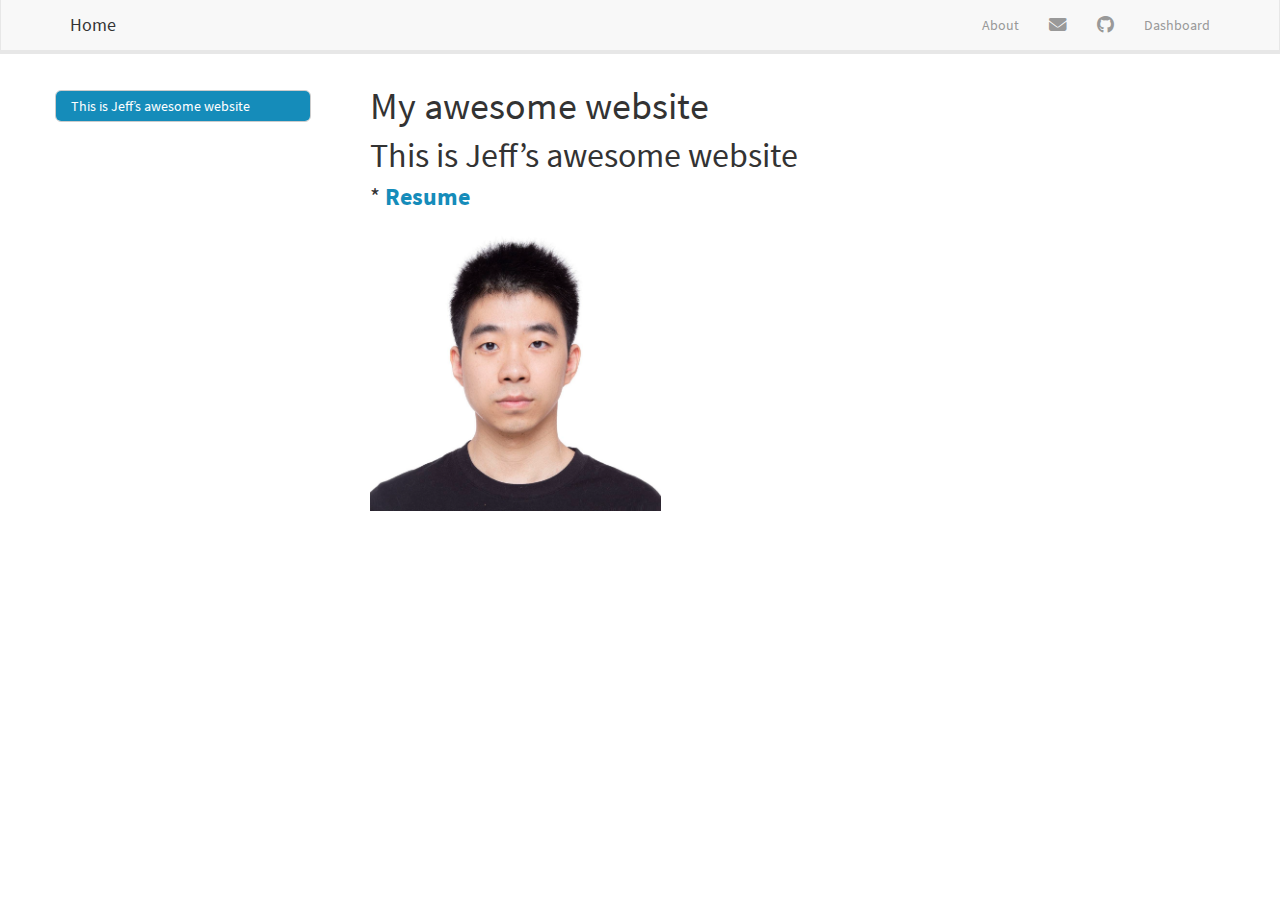
<file: QH.html>
<!DOCTYPE html>

<html>

<head>

<meta charset="utf-8" />
<meta name="generator" content="pandoc" />
<meta http-equiv="X-UA-Compatible" content="IE=EDGE" />




<title>My awesome website</title>

<script src="site_libs/header-attrs-2.24/header-attrs.js"></script>
<script src="site_libs/jquery-3.6.0/jquery-3.6.0.min.js"></script>
<meta name="viewport" content="width=device-width, initial-scale=1" />
<link href="site_libs/bootstrap-3.3.5/css/lumen.min.css" rel="stylesheet" />
<script src="site_libs/bootstrap-3.3.5/js/bootstrap.min.js"></script>
<script src="site_libs/bootstrap-3.3.5/shim/html5shiv.min.js"></script>
<script src="site_libs/bootstrap-3.3.5/shim/respond.min.js"></script>
<style>h1 {font-size: 34px;}
       h1.title {font-size: 38px;}
       h2 {font-size: 30px;}
       h3 {font-size: 24px;}
       h4 {font-size: 18px;}
       h5 {font-size: 16px;}
       h6 {font-size: 12px;}
       code {color: inherit; background-color: rgba(0, 0, 0, 0.04);}
       pre:not([class]) { background-color: white }</style>
<script src="site_libs/jqueryui-1.13.2/jquery-ui.min.js"></script>
<link href="site_libs/tocify-1.9.1/jquery.tocify.css" rel="stylesheet" />
<script src="site_libs/tocify-1.9.1/jquery.tocify.js"></script>
<script src="site_libs/navigation-1.1/tabsets.js"></script>
<link href="site_libs/highlightjs-9.12.0/default.css" rel="stylesheet" />
<script src="site_libs/highlightjs-9.12.0/highlight.js"></script>
<link href="site_libs/font-awesome-6.4.2/css/all.min.css" rel="stylesheet" />
<link href="site_libs/font-awesome-6.4.2/css/v4-shims.min.css" rel="stylesheet" />

<style type="text/css">
  code{white-space: pre-wrap;}
  span.smallcaps{font-variant: small-caps;}
  span.underline{text-decoration: underline;}
  div.column{display: inline-block; vertical-align: top; width: 50%;}
  div.hanging-indent{margin-left: 1.5em; text-indent: -1.5em;}
  ul.task-list{list-style: none;}
    </style>

<style type="text/css">code{white-space: pre;}</style>
<script type="text/javascript">
if (window.hljs) {
  hljs.configure({languages: []});
  hljs.initHighlightingOnLoad();
  if (document.readyState && document.readyState === "complete") {
    window.setTimeout(function() { hljs.initHighlighting(); }, 0);
  }
}
</script>









<style type = "text/css">
.main-container {
  max-width: 940px;
  margin-left: auto;
  margin-right: auto;
}
img {
  max-width:100%;
}
.tabbed-pane {
  padding-top: 12px;
}
.html-widget {
  margin-bottom: 20px;
}
button.code-folding-btn:focus {
  outline: none;
}
summary {
  display: list-item;
}
details > summary > p:only-child {
  display: inline;
}
pre code {
  padding: 0;
}
</style>


<style type="text/css">
.dropdown-submenu {
  position: relative;
}
.dropdown-submenu>.dropdown-menu {
  top: 0;
  left: 100%;
  margin-top: -6px;
  margin-left: -1px;
  border-radius: 0 6px 6px 6px;
}
.dropdown-submenu:hover>.dropdown-menu {
  display: block;
}
.dropdown-submenu>a:after {
  display: block;
  content: " ";
  float: right;
  width: 0;
  height: 0;
  border-color: transparent;
  border-style: solid;
  border-width: 5px 0 5px 5px;
  border-left-color: #cccccc;
  margin-top: 5px;
  margin-right: -10px;
}
.dropdown-submenu:hover>a:after {
  border-left-color: #adb5bd;
}
.dropdown-submenu.pull-left {
  float: none;
}
.dropdown-submenu.pull-left>.dropdown-menu {
  left: -100%;
  margin-left: 10px;
  border-radius: 6px 0 6px 6px;
}
</style>

<script type="text/javascript">
// manage active state of menu based on current page
$(document).ready(function () {
  // active menu anchor
  href = window.location.pathname
  href = href.substr(href.lastIndexOf('/') + 1)
  if (href === "")
    href = "index.html";
  var menuAnchor = $('a[href="' + href + '"]');

  // mark the anchor link active (and if it's in a dropdown, also mark that active)
  var dropdown = menuAnchor.closest('li.dropdown');
  if (window.bootstrap) { // Bootstrap 4+
    menuAnchor.addClass('active');
    dropdown.find('> .dropdown-toggle').addClass('active');
  } else { // Bootstrap 3
    menuAnchor.parent().addClass('active');
    dropdown.addClass('active');
  }

  // Navbar adjustments
  var navHeight = $(".navbar").first().height() + 15;
  var style = document.createElement('style');
  var pt = "padding-top: " + navHeight + "px; ";
  var mt = "margin-top: -" + navHeight + "px; ";
  var css = "";
  // offset scroll position for anchor links (for fixed navbar)
  for (var i = 1; i <= 6; i++) {
    css += ".section h" + i + "{ " + pt + mt + "}\n";
  }
  style.innerHTML = "body {" + pt + "padding-bottom: 40px; }\n" + css;
  document.head.appendChild(style);
});
</script>

<!-- tabsets -->

<style type="text/css">
.tabset-dropdown > .nav-tabs {
  display: inline-table;
  max-height: 500px;
  min-height: 44px;
  overflow-y: auto;
  border: 1px solid #ddd;
  border-radius: 4px;
}

.tabset-dropdown > .nav-tabs > li.active:before, .tabset-dropdown > .nav-tabs.nav-tabs-open:before {
  content: "\e259";
  font-family: 'Glyphicons Halflings';
  display: inline-block;
  padding: 10px;
  border-right: 1px solid #ddd;
}

.tabset-dropdown > .nav-tabs.nav-tabs-open > li.active:before {
  content: "\e258";
  font-family: 'Glyphicons Halflings';
  border: none;
}

.tabset-dropdown > .nav-tabs > li.active {
  display: block;
}

.tabset-dropdown > .nav-tabs > li > a,
.tabset-dropdown > .nav-tabs > li > a:focus,
.tabset-dropdown > .nav-tabs > li > a:hover {
  border: none;
  display: inline-block;
  border-radius: 4px;
  background-color: transparent;
}

.tabset-dropdown > .nav-tabs.nav-tabs-open > li {
  display: block;
  float: none;
}

.tabset-dropdown > .nav-tabs > li {
  display: none;
}
</style>

<!-- code folding -->



<style type="text/css">

#TOC {
  margin: 25px 0px 20px 0px;
}
@media (max-width: 768px) {
#TOC {
  position: relative;
  width: 100%;
}
}

@media print {
.toc-content {
  /* see https://github.com/w3c/csswg-drafts/issues/4434 */
  float: right;
}
}

.toc-content {
  padding-left: 30px;
  padding-right: 40px;
}

div.main-container {
  max-width: 1200px;
}

div.tocify {
  width: 20%;
  max-width: 260px;
  max-height: 85%;
}

@media (min-width: 768px) and (max-width: 991px) {
  div.tocify {
    width: 25%;
  }
}

@media (max-width: 767px) {
  div.tocify {
    width: 100%;
    max-width: none;
  }
}

.tocify ul, .tocify li {
  line-height: 20px;
}

.tocify-subheader .tocify-item {
  font-size: 0.90em;
}

.tocify .list-group-item {
  border-radius: 0px;
}


</style>



</head>

<body>


<div class="container-fluid main-container">


<!-- setup 3col/9col grid for toc_float and main content  -->
<div class="row">
<div class="col-xs-12 col-sm-4 col-md-3">
<div id="TOC" class="tocify">
</div>
</div>

<div class="toc-content col-xs-12 col-sm-8 col-md-9">




<div class="navbar navbar-default  navbar-fixed-top" role="navigation">
  <div class="container">
    <div class="navbar-header">
      <button type="button" class="navbar-toggle collapsed" data-toggle="collapse" data-bs-toggle="collapse" data-target="#navbar" data-bs-target="#navbar">
        <span class="icon-bar"></span>
        <span class="icon-bar"></span>
        <span class="icon-bar"></span>
      </button>
      <a class="navbar-brand" href="index.html">Home</a>
    </div>
    <div id="navbar" class="navbar-collapse collapse">
      <ul class="nav navbar-nav">
        
      </ul>
      <ul class="nav navbar-nav navbar-right">
        <li>
  <a href="about.html">About</a>
</li>
<li>
  <a href="mailto:&lt;qh2283@cumc.columbia.edu&gt;">
    <span class="fa fa-envelope fa-lg"></span>
     
  </a>
</li>
<li>
  <a href="http://github.com/QianyuanHuang/">
    <span class="fa fa-github fa-lg"></span>
     
  </a>
</li>
<li>
  <a href="dashboard.html">Dashboard</a>
</li>
      </ul>
    </div><!--/.nav-collapse -->
  </div><!--/.container -->
</div><!--/.navbar -->

<div id="header">



<h1 class="title toc-ignore">My awesome website</h1>

</div>


<div id="this-is-jeffs-awesome-website" class="section level1">
<h1>This is Jeff’s awesome website</h1>
<div id="resume" class="section level3">
<h3>* <a href="qianyuan_huang.pdf"><strong>Resume</strong></a></h3>
<p><img src="QH.jpg" style="width:35%"></p>
</div>
</div>



</div>
</div>

</div>

<script>

// add bootstrap table styles to pandoc tables
function bootstrapStylePandocTables() {
  $('tr.odd').parent('tbody').parent('table').addClass('table table-condensed');
}
$(document).ready(function () {
  bootstrapStylePandocTables();
});


</script>

<!-- tabsets -->

<script>
$(document).ready(function () {
  window.buildTabsets("TOC");
});

$(document).ready(function () {
  $('.tabset-dropdown > .nav-tabs > li').click(function () {
    $(this).parent().toggleClass('nav-tabs-open');
  });
});
</script>

<!-- code folding -->

<script>
$(document).ready(function ()  {

    // temporarily add toc-ignore selector to headers for the consistency with Pandoc
    $('.unlisted.unnumbered').addClass('toc-ignore')

    // move toc-ignore selectors from section div to header
    $('div.section.toc-ignore')
        .removeClass('toc-ignore')
        .children('h1,h2,h3,h4,h5').addClass('toc-ignore');

    // establish options
    var options = {
      selectors: "h1,h2,h3",
      theme: "bootstrap3",
      context: '.toc-content',
      hashGenerator: function (text) {
        return text.replace(/[.\\/?&!#<>]/g, '').replace(/\s/g, '_');
      },
      ignoreSelector: ".toc-ignore",
      scrollTo: 0
    };
    options.showAndHide = true;
    options.smoothScroll = true;

    // tocify
    var toc = $("#TOC").tocify(options).data("toc-tocify");
});
</script>

<!-- dynamically load mathjax for compatibility with self-contained -->
<script>
  (function () {
    var script = document.createElement("script");
    script.type = "text/javascript";
    script.src  = "https://mathjax.rstudio.com/latest/MathJax.js?config=TeX-AMS-MML_HTMLorMML";
    document.getElementsByTagName("head")[0].appendChild(script);
  })();
</script>

</body>
</html>
</file>
<file: site_libs/highlightjs-9.12.0/default.css>
.hljs-literal {
  color: #990073;
}

.hljs-number {
  color: #099;
}

.hljs-comment {
  color: #998;
  font-style: italic;
}

.hljs-keyword {
  color: #900;
  font-weight: bold;
}

.hljs-string {
  color: #d14;
}
</file>
<file: styles.css>
/* styles.css */
body {
  background-color: #f0f0f0; /* Replace with your desired background color */
  background-image: url('1044012.jpg'); /* Replace with your desired background image */
  background-size: cover; /* This ensures that your background image covers the entire space */
  background-repeat: no-repeat;
  background-attachment: fixed;
}
p {
  color: red;
}
</file>
<file: site_libs/value-box-accent-static-0.6.2/theme-cosmo-value-box.css>
.value-box-primary, .bg-primary {
  background-color: rgba(39, 128, 227, 0.7);
}

.value-box-info, .bg-info {
  background-color: rgba(153, 84, 187, 0.7);
}

.value-box-success, .bg-success {
  background-color: rgba(63, 182, 24, 0.7);
}

.value-box-warning, .bg-warning {
  background-color: rgba(255, 117, 24, 0.7);
}

.value-box-danger, .bg-danger {
  background-color: rgba(255, 0, 57, 0.7);
}
</file>
<file: site_libs/flexdashboard-css-0.6.2/theme-cosmo.css>
body {
  padding-top: 60px;
}

.section.sidebar {
  top: 51px;
  background-color: rgba(39, 128, 227, 0.1);
}

.value-box {
  color: #f9f9f9;
}

.storyboard-nav .sbframelist ul li.active {
  background-color: rgba(39, 128, 227, 0.7);
}

.nav-tabs-custom > .nav-tabs > li.active {
  border-top-color: rgba(39, 128, 227, 0.7);
}

.chart-title {
  font-weight: 500;
}

.nav-tabs-custom > .nav-tabs > li > a,
.nav-tabs-custom > .nav-tabs > li > a:active {
  font-weight: 500;
}
</file>
<file: site_libs/plotly-htmlwidgets-css-2.11.1/plotly-htmlwidgets.css>
/*
just here so that plotly works
correctly with ioslides.
see https://github.com/ropensci/plotly/issues/463
*/

slide:not(.current) .plotly.html-widget{
  display: none;
}
</file>
<file: site_libs/bootstrap-3.3.5/css/journal.min.css>
@font-face {
  font-family: 'News Cycle';
  font-style: normal;
  font-weight: 400;
  src: url(fonts/NewsCycle.ttf) format('truetype');
}
@font-face {
  font-family: 'News Cycle';
  font-style: normal;
  font-weight: 700;
  src: url(fonts/NewsCycleBold.ttf) format('truetype');
}

/*!
 * bootswatch v3.3.6
 * Homepage: http://bootswatch.com
 * Copyright 2012-2015 Thomas Park
 * Licensed under MIT
 * Based on Bootstrap
*//*!
 * Bootstrap v3.3.6 (http://getbootstrap.com)
 * Copyright 2011-2015 Twitter, Inc.
 * Licensed under MIT (https://github.com/twbs/bootstrap/blob/master/LICENSE)
 *//*! normalize.css v3.0.3 | MIT License | github.com/necolas/normalize.css */html{font-family:sans-serif;-ms-text-size-adjust:100%;-webkit-text-size-adjust:100%}body{margin:0}article,aside,details,figcaption,figure,footer,header,hgroup,main,menu,nav,section,summary{display:block}audio,canvas,progress,video{display:inline-block;vertical-align:baseline}audio:not([controls]){display:none;height:0}[hidden],template{display:none}a{background-color:transparent}a:active,a:hover{outline:0}abbr[title]{border-bottom:1px dotted}b,strong{font-weight:bold}dfn{font-style:italic}h1{font-size:2em;margin:0.67em 0}mark{background:#ff0;color:#000}small{font-size:80%}sub,sup{font-size:75%;line-height:0;position:relative;vertical-align:baseline}sup{top:-0.5em}sub{bottom:-0.25em}img{border:0}svg:not(:root){overflow:hidden}figure{margin:1em 40px}hr{-webkit-box-sizing:content-box;-moz-box-sizing:content-box;box-sizing:content-box;height:0}pre{overflow:auto}code,kbd,pre,samp{font-family:monospace, monospace;font-size:1em}button,input,optgroup,select,textarea{color:inherit;font:inherit;margin:0}button{overflow:visible}button,select{text-transform:none}button,html input[type="button"],input[type="reset"],input[type="submit"]{-webkit-appearance:button;cursor:pointer}button[disabled],html input[disabled]{cursor:default}button::-moz-focus-inner,input::-moz-focus-inner{border:0;padding:0}input{line-height:normal}input[type="checkbox"],input[type="radio"]{-webkit-box-sizing:border-box;-moz-box-sizing:border-box;box-sizing:border-box;padding:0}input[type="number"]::-webkit-inner-spin-button,input[type="number"]::-webkit-outer-spin-button{height:auto}input[type="search"]{-webkit-appearance:textfield;-webkit-box-sizing:content-box;-moz-box-sizing:content-box;box-sizing:content-box}input[type="search"]::-webkit-search-cancel-button,input[type="search"]::-webkit-search-decoration{-webkit-appearance:none}fieldset{border:1px solid #c0c0c0;margin:0 2px;padding:0.35em 0.625em 0.75em}legend{border:0;padding:0}textarea{overflow:auto}optgroup{font-weight:bold}table{border-collapse:collapse;border-spacing:0}td,th{padding:0}/*! Source: https://github.com/h5bp/html5-boilerplate/blob/master/src/css/main.css */@media print{*,*:before,*:after{background:transparent !important;color:#000 !important;-webkit-box-shadow:none !important;box-shadow:none !important;text-shadow:none !important}a,a:visited{text-decoration:underline}a[href]:after{content:" (" attr(href) ")"}abbr[title]:after{content:" (" attr(title) ")"}a[href^="#"]:after,a[href^="javascript:"]:after{content:""}pre,blockquote{border:1px solid #999;page-break-inside:avoid}thead{display:table-header-group}tr,img{page-break-inside:avoid}img{max-width:100% !important}p,h2,h3{orphans:3;widows:3}h2,h3{page-break-after:avoid}.navbar{display:none}.btn>.caret,.dropup>.btn>.caret{border-top-color:#000 !important}.label{border:1px solid #000}.table{border-collapse:collapse !important}.table td,.table th{background-color:#fff !important}.table-bordered th,.table-bordered td{border:1px solid #ddd !important}}@font-face{font-family:'Glyphicons Halflings';src:url('../fonts/glyphicons-halflings-regular.eot');src:url('../fonts/glyphicons-halflings-regular.eot?#iefix') format('embedded-opentype'),url('../fonts/glyphicons-halflings-regular.woff') format('woff'),url('../fonts/glyphicons-halflings-regular.ttf') format('truetype'),url('../fonts/glyphicons-halflings-regular.svg#glyphicons_halflingsregular') format('svg')}.glyphicon{position:relative;top:1px;display:inline-block;font-family:'Glyphicons Halflings';font-style:normal;font-weight:normal;line-height:1;-webkit-font-smoothing:antialiased;-moz-osx-font-smoothing:grayscale}.glyphicon-asterisk:before{content:"\002a"}.glyphicon-plus:before{content:"\002b"}.glyphicon-euro:before,.glyphicon-eur:before{content:"\20ac"}.glyphicon-minus:before{content:"\2212"}.glyphicon-cloud:before{content:"\2601"}.glyphicon-envelope:before{content:"\2709"}.glyphicon-pencil:before{content:"\270f"}.glyphicon-glass:before{content:"\e001"}.glyphicon-music:before{content:"\e002"}.glyphicon-search:before{content:"\e003"}.glyphicon-heart:before{content:"\e005"}.glyphicon-star:before{content:"\e006"}.glyphicon-star-empty:before{content:"\e007"}.glyphicon-user:before{content:"\e008"}.glyphicon-film:before{content:"\e009"}.glyphicon-th-large:before{content:"\e010"}.glyphicon-th:before{content:"\e011"}.glyphicon-th-list:before{content:"\e012"}.glyphicon-ok:before{content:"\e013"}.glyphicon-remove:before{content:"\e014"}.glyphicon-zoom-in:before{content:"\e015"}.glyphicon-zoom-out:before{content:"\e016"}.glyphicon-off:before{content:"\e017"}.glyphicon-signal:before{content:"\e018"}.glyphicon-cog:before{content:"\e019"}.glyphicon-trash:before{content:"\e020"}.glyphicon-home:before{content:"\e021"}.glyphicon-file:before{content:"\e022"}.glyphicon-time:before{content:"\e023"}.glyphicon-road:before{content:"\e024"}.glyphicon-download-alt:before{content:"\e025"}.glyphicon-download:before{content:"\e026"}.glyphicon-upload:before{content:"\e027"}.glyphicon-inbox:before{content:"\e028"}.glyphicon-play-circle:before{content:"\e029"}.glyphicon-repeat:before{content:"\e030"}.glyphicon-refresh:before{content:"\e031"}.glyphicon-list-alt:before{content:"\e032"}.glyphicon-lock:before{content:"\e033"}.glyphicon-flag:before{content:"\e034"}.glyphicon-headphones:before{content:"\e035"}.glyphicon-volume-off:before{content:"\e036"}.glyphicon-volume-down:before{content:"\e037"}.glyphicon-volume-up:before{content:"\e038"}.glyphicon-qrcode:before{content:"\e039"}.glyphicon-barcode:before{content:"\e040"}.glyphicon-tag:before{content:"\e041"}.glyphicon-tags:before{content:"\e042"}.glyphicon-book:before{content:"\e043"}.glyphicon-bookmark:before{content:"\e044"}.glyphicon-print:before{content:"\e045"}.glyphicon-camera:before{content:"\e046"}.glyphicon-font:before{content:"\e047"}.glyphicon-bold:before{content:"\e048"}.glyphicon-italic:before{content:"\e049"}.glyphicon-text-height:before{content:"\e050"}.glyphicon-text-width:before{content:"\e051"}.glyphicon-align-left:before{content:"\e052"}.glyphicon-align-center:before{content:"\e053"}.glyphicon-align-right:before{content:"\e054"}.glyphicon-align-justify:before{content:"\e055"}.glyphicon-list:before{content:"\e056"}.glyphicon-indent-left:before{content:"\e057"}.glyphicon-indent-right:before{content:"\e058"}.glyphicon-facetime-video:before{content:"\e059"}.glyphicon-picture:before{content:"\e060"}.glyphicon-map-marker:before{content:"\e062"}.glyphicon-adjust:before{content:"\e063"}.glyphicon-tint:before{content:"\e064"}.glyphicon-edit:before{content:"\e065"}.glyphicon-share:before{content:"\e066"}.glyphicon-check:before{content:"\e067"}.glyphicon-move:before{content:"\e068"}.glyphicon-step-backward:before{content:"\e069"}.glyphicon-fast-backward:before{content:"\e070"}.glyphicon-backward:before{content:"\e071"}.glyphicon-play:before{content:"\e072"}.glyphicon-pause:before{content:"\e073"}.glyphicon-stop:before{content:"\e074"}.glyphicon-forward:before{content:"\e075"}.glyphicon-fast-forward:before{content:"\e076"}.glyphicon-step-forward:before{content:"\e077"}.glyphicon-eject:before{content:"\e078"}.glyphicon-chevron-left:before{content:"\e079"}.glyphicon-chevron-right:before{content:"\e080"}.glyphicon-plus-sign:before{content:"\e081"}.glyphicon-minus-sign:before{content:"\e082"}.glyphicon-remove-sign:before{content:"\e083"}.glyphicon-ok-sign:before{content:"\e084"}.glyphicon-question-sign:before{content:"\e085"}.glyphicon-info-sign:before{content:"\e086"}.glyphicon-screenshot:before{content:"\e087"}.glyphicon-remove-circle:before{content:"\e088"}.glyphicon-ok-circle:before{content:"\e089"}.glyphicon-ban-circle:before{content:"\e090"}.glyphicon-arrow-left:before{content:"\e091"}.glyphicon-arrow-right:before{content:"\e092"}.glyphicon-arrow-up:before{content:"\e093"}.glyphicon-arrow-down:before{content:"\e094"}.glyphicon-share-alt:before{content:"\e095"}.glyphicon-resize-full:before{content:"\e096"}.glyphicon-resize-small:before{content:"\e097"}.glyphicon-exclamation-sign:before{content:"\e101"}.glyphicon-gift:before{content:"\e102"}.glyphicon-leaf:before{content:"\e103"}.glyphicon-fire:before{content:"\e104"}.glyphicon-eye-open:before{content:"\e105"}.glyphicon-eye-close:before{content:"\e106"}.glyphicon-warning-sign:before{content:"\e107"}.glyphicon-plane:before{content:"\e108"}.glyphicon-calendar:before{content:"\e109"}.glyphicon-random:before{content:"\e110"}.glyphicon-comment:before{content:"\e111"}.glyphicon-magnet:before{content:"\e112"}.glyphicon-chevron-up:before{content:"\e113"}.glyphicon-chevron-down:before{content:"\e114"}.glyphicon-retweet:before{content:"\e115"}.glyphicon-shopping-cart:before{content:"\e116"}.glyphicon-folder-close:before{content:"\e117"}.glyphicon-folder-open:before{content:"\e118"}.glyphicon-resize-vertical:before{content:"\e119"}.glyphicon-resize-horizontal:before{content:"\e120"}.glyphicon-hdd:before{content:"\e121"}.glyphicon-bullhorn:before{content:"\e122"}.glyphicon-bell:before{content:"\e123"}.glyphicon-certificate:before{content:"\e124"}.glyphicon-thumbs-up:before{content:"\e125"}.glyphicon-thumbs-down:before{content:"\e126"}.glyphicon-hand-right:before{content:"\e127"}.glyphicon-hand-left:before{content:"\e128"}.glyphicon-hand-up:before{content:"\e129"}.glyphicon-hand-down:before{content:"\e130"}.glyphicon-circle-arrow-right:before{content:"\e131"}.glyphicon-circle-arrow-left:before{content:"\e132"}.glyphicon-circle-arrow-up:before{content:"\e133"}.glyphicon-circle-arrow-down:before{content:"\e134"}.glyphicon-globe:before{content:"\e135"}.glyphicon-wrench:before{content:"\e136"}.glyphicon-tasks:before{content:"\e137"}.glyphicon-filter:before{content:"\e138"}.glyphicon-briefcase:before{content:"\e139"}.glyphicon-fullscreen:before{content:"\e140"}.glyphicon-dashboard:before{content:"\e141"}.glyphicon-paperclip:before{content:"\e142"}.glyphicon-heart-empty:before{content:"\e143"}.glyphicon-link:before{content:"\e144"}.glyphicon-phone:before{content:"\e145"}.glyphicon-pushpin:before{content:"\e146"}.glyphicon-usd:before{content:"\e148"}.glyphicon-gbp:before{content:"\e149"}.glyphicon-sort:before{content:"\e150"}.glyphicon-sort-by-alphabet:before{content:"\e151"}.glyphicon-sort-by-alphabet-alt:before{content:"\e152"}.glyphicon-sort-by-order:before{content:"\e153"}.glyphicon-sort-by-order-alt:before{content:"\e154"}.glyphicon-sort-by-attributes:before{content:"\e155"}.glyphicon-sort-by-attributes-alt:before{content:"\e156"}.glyphicon-unchecked:before{content:"\e157"}.glyphicon-expand:before{content:"\e158"}.glyphicon-collapse-down:before{content:"\e159"}.glyphicon-collapse-up:before{content:"\e160"}.glyphicon-log-in:before{content:"\e161"}.glyphicon-flash:before{content:"\e162"}.glyphicon-log-out:before{content:"\e163"}.glyphicon-new-window:before{content:"\e164"}.glyphicon-record:before{content:"\e165"}.glyphicon-save:before{content:"\e166"}.glyphicon-open:before{content:"\e167"}.glyphicon-saved:before{content:"\e168"}.glyphicon-import:before{content:"\e169"}.glyphicon-export:before{content:"\e170"}.glyphicon-send:before{content:"\e171"}.glyphicon-floppy-disk:before{content:"\e172"}.glyphicon-floppy-saved:before{content:"\e173"}.glyphicon-floppy-remove:before{content:"\e174"}.glyphicon-floppy-save:before{content:"\e175"}.glyphicon-floppy-open:before{content:"\e176"}.glyphicon-credit-card:before{content:"\e177"}.glyphicon-transfer:before{content:"\e178"}.glyphicon-cutlery:before{content:"\e179"}.glyphicon-header:before{content:"\e180"}.glyphicon-compressed:before{content:"\e181"}.glyphicon-earphone:before{content:"\e182"}.glyphicon-phone-alt:before{content:"\e183"}.glyphicon-tower:before{content:"\e184"}.glyphicon-stats:before{content:"\e185"}.glyphicon-sd-video:before{content:"\e186"}.glyphicon-hd-video:before{content:"\e187"}.glyphicon-subtitles:before{content:"\e188"}.glyphicon-sound-stereo:before{content:"\e189"}.glyphicon-sound-dolby:before{content:"\e190"}.glyphicon-sound-5-1:before{content:"\e191"}.glyphicon-sound-6-1:before{content:"\e192"}.glyphicon-sound-7-1:before{content:"\e193"}.glyphicon-copyright-mark:before{content:"\e194"}.glyphicon-registration-mark:before{content:"\e195"}.glyphicon-cloud-download:before{content:"\e197"}.glyphicon-cloud-upload:before{content:"\e198"}.glyphicon-tree-conifer:before{content:"\e199"}.glyphicon-tree-deciduous:before{content:"\e200"}.glyphicon-cd:before{content:"\e201"}.glyphicon-save-file:before{content:"\e202"}.glyphicon-open-file:before{content:"\e203"}.glyphicon-level-up:before{content:"\e204"}.glyphicon-copy:before{content:"\e205"}.glyphicon-paste:before{content:"\e206"}.glyphicon-alert:before{content:"\e209"}.glyphicon-equalizer:before{content:"\e210"}.glyphicon-king:before{content:"\e211"}.glyphicon-queen:before{content:"\e212"}.glyphicon-pawn:before{content:"\e213"}.glyphicon-bishop:before{content:"\e214"}.glyphicon-knight:before{content:"\e215"}.glyphicon-baby-formula:before{content:"\e216"}.glyphicon-tent:before{content:"\26fa"}.glyphicon-blackboard:before{content:"\e218"}.glyphicon-bed:before{content:"\e219"}.glyphicon-apple:before{content:"\f8ff"}.glyphicon-erase:before{content:"\e221"}.glyphicon-hourglass:before{content:"\231b"}.glyphicon-lamp:before{content:"\e223"}.glyphicon-duplicate:before{content:"\e224"}.glyphicon-piggy-bank:before{content:"\e225"}.glyphicon-scissors:before{content:"\e226"}.glyphicon-bitcoin:before{content:"\e227"}.glyphicon-btc:before{content:"\e227"}.glyphicon-xbt:before{content:"\e227"}.glyphicon-yen:before{content:"\00a5"}.glyphicon-jpy:before{content:"\00a5"}.glyphicon-ruble:before{content:"\20bd"}.glyphicon-rub:before{content:"\20bd"}.glyphicon-scale:before{content:"\e230"}.glyphicon-ice-lolly:before{content:"\e231"}.glyphicon-ice-lolly-tasted:before{content:"\e232"}.glyphicon-education:before{content:"\e233"}.glyphicon-option-horizontal:before{content:"\e234"}.glyphicon-option-vertical:before{content:"\e235"}.glyphicon-menu-hamburger:before{content:"\e236"}.glyphicon-modal-window:before{content:"\e237"}.glyphicon-oil:before{content:"\e238"}.glyphicon-grain:before{content:"\e239"}.glyphicon-sunglasses:before{content:"\e240"}.glyphicon-text-size:before{content:"\e241"}.glyphicon-text-color:before{content:"\e242"}.glyphicon-text-background:before{content:"\e243"}.glyphicon-object-align-top:before{content:"\e244"}.glyphicon-object-align-bottom:before{content:"\e245"}.glyphicon-object-align-horizontal:before{content:"\e246"}.glyphicon-object-align-left:before{content:"\e247"}.glyphicon-object-align-vertical:before{content:"\e248"}.glyphicon-object-align-right:before{content:"\e249"}.glyphicon-triangle-right:before{content:"\e250"}.glyphicon-triangle-left:before{content:"\e251"}.glyphicon-triangle-bottom:before{content:"\e252"}.glyphicon-triangle-top:before{content:"\e253"}.glyphicon-console:before{content:"\e254"}.glyphicon-superscript:before{content:"\e255"}.glyphicon-subscript:before{content:"\e256"}.glyphicon-menu-left:before{content:"\e257"}.glyphicon-menu-right:before{content:"\e258"}.glyphicon-menu-down:before{content:"\e259"}.glyphicon-menu-up:before{content:"\e260"}*{-webkit-box-sizing:border-box;-moz-box-sizing:border-box;box-sizing:border-box}*:before,*:after{-webkit-box-sizing:border-box;-moz-box-sizing:border-box;box-sizing:border-box}html{font-size:10px;-webkit-tap-highlight-color:rgba(0,0,0,0)}body{font-family:Georgia,"Times New Roman",Times,serif;font-size:15px;line-height:1.42857143;color:#777777;background-color:#ffffff}input,button,select,textarea{font-family:inherit;font-size:inherit;line-height:inherit}a{color:#eb6864;text-decoration:none}a:hover,a:focus{color:#e22620;text-decoration:underline}a:focus{outline:thin dotted;outline:5px auto -webkit-focus-ring-color;outline-offset:-2px}figure{margin:0}img{vertical-align:middle}.img-responsive,.thumbnail>img,.thumbnail a>img,.carousel-inner>.item>img,.carousel-inner>.item>a>img{display:block;max-width:100%;height:auto}.img-rounded{border-radius:6px}.img-thumbnail{padding:4px;line-height:1.42857143;background-color:#ffffff;border:1px solid #dddddd;border-radius:4px;-webkit-transition:all .2s ease-in-out;-o-transition:all .2s ease-in-out;transition:all .2s ease-in-out;display:inline-block;max-width:100%;height:auto}.img-circle{border-radius:50%}hr{margin-top:21px;margin-bottom:21px;border:0;border-top:1px solid #eeeeee}.sr-only{position:absolute;width:1px;height:1px;margin:-1px;padding:0;overflow:hidden;clip:rect(0, 0, 0, 0);border:0}.sr-only-focusable:active,.sr-only-focusable:focus{position:static;width:auto;height:auto;margin:0;overflow:visible;clip:auto}[role="button"]{cursor:pointer}h1,h2,h3,h4,h5,h6,.h1,.h2,.h3,.h4,.h5,.h6{font-family:"News Cycle","Arial Narrow Bold",sans-serif;font-weight:700;line-height:1.1;color:#000000}h1 small,h2 small,h3 small,h4 small,h5 small,h6 small,.h1 small,.h2 small,.h3 small,.h4 small,.h5 small,.h6 small,h1 .small,h2 .small,h3 .small,h4 .small,h5 .small,h6 .small,.h1 .small,.h2 .small,.h3 .small,.h4 .small,.h5 .small,.h6 .small{font-weight:normal;line-height:1;color:#999999}h1,.h1,h2,.h2,h3,.h3{margin-top:21px;margin-bottom:10.5px}h1 small,.h1 small,h2 small,.h2 small,h3 small,.h3 small,h1 .small,.h1 .small,h2 .small,.h2 .small,h3 .small,.h3 .small{font-size:65%}h4,.h4,h5,.h5,h6,.h6{margin-top:10.5px;margin-bottom:10.5px}h4 small,.h4 small,h5 small,.h5 small,h6 small,.h6 small,h4 .small,.h4 .small,h5 .small,.h5 .small,h6 .small,.h6 .small{font-size:75%}h1,.h1{font-size:39px}h2,.h2{font-size:32px}h3,.h3{font-size:26px}h4,.h4{font-size:19px}h5,.h5{font-size:15px}h6,.h6{font-size:13px}p{margin:0 0 10.5px}.lead{margin-bottom:21px;font-size:17px;font-weight:300;line-height:1.4}@media (min-width:768px){.lead{font-size:22.5px}}small,.small{font-size:86%}mark,.mark{background-color:#fcf8e3;padding:.2em}.text-left{text-align:left}.text-right{text-align:right}.text-center{text-align:center}.text-justify{text-align:justify}.text-nowrap{white-space:nowrap}.text-lowercase{text-transform:lowercase}.text-uppercase{text-transform:uppercase}.text-capitalize{text-transform:capitalize}.text-muted{color:#999999}.text-primary{color:#eb6864}a.text-primary:hover,a.text-primary:focus{color:#e53c37}.text-success{color:#468847}a.text-success:hover,a.text-success:focus{color:#356635}.text-info{color:#3a87ad}a.text-info:hover,a.text-info:focus{color:#2d6987}.text-warning{color:#c09853}a.text-warning:hover,a.text-warning:focus{color:#a47e3c}.text-danger{color:#b94a48}a.text-danger:hover,a.text-danger:focus{color:#953b39}.bg-primary{color:#fff;background-color:#eb6864}a.bg-primary:hover,a.bg-primary:focus{background-color:#e53c37}.bg-success{background-color:#dff0d8}a.bg-success:hover,a.bg-success:focus{background-color:#c1e2b3}.bg-info{background-color:#d9edf7}a.bg-info:hover,a.bg-info:focus{background-color:#afd9ee}.bg-warning{background-color:#fcf8e3}a.bg-warning:hover,a.bg-warning:focus{background-color:#f7ecb5}.bg-danger{background-color:#f2dede}a.bg-danger:hover,a.bg-danger:focus{background-color:#e4b9b9}.page-header{padding-bottom:9.5px;margin:42px 0 21px;border-bottom:1px solid #eeeeee}ul,ol{margin-top:0;margin-bottom:10.5px}ul ul,ol ul,ul ol,ol ol{margin-bottom:0}.list-unstyled{padding-left:0;list-style:none}.list-inline{padding-left:0;list-style:none;margin-left:-5px}.list-inline>li{display:inline-block;padding-left:5px;padding-right:5px}dl{margin-top:0;margin-bottom:21px}dt,dd{line-height:1.42857143}dt{font-weight:bold}dd{margin-left:0}@media (min-width:768px){.dl-horizontal dt{float:left;width:160px;clear:left;text-align:right;overflow:hidden;text-overflow:ellipsis;white-space:nowrap}.dl-horizontal dd{margin-left:180px}}abbr[title],abbr[data-original-title]{cursor:help;border-bottom:1px dotted #999999}.initialism{font-size:90%;text-transform:uppercase}blockquote{padding:10.5px 21px;margin:0 0 21px;font-size:18.75px;border-left:5px solid #eeeeee}blockquote p:last-child,blockquote ul:last-child,blockquote ol:last-child{margin-bottom:0}blockquote footer,blockquote small,blockquote .small{display:block;font-size:80%;line-height:1.42857143;color:#999999}blockquote footer:before,blockquote small:before,blockquote .small:before{content:'\2014 \00A0'}.blockquote-reverse,blockquote.pull-right{padding-right:15px;padding-left:0;border-right:5px solid #eeeeee;border-left:0;text-align:right}.blockquote-reverse footer:before,blockquote.pull-right footer:before,.blockquote-reverse small:before,blockquote.pull-right small:before,.blockquote-reverse .small:before,blockquote.pull-right .small:before{content:''}.blockquote-reverse footer:after,blockquote.pull-right footer:after,.blockquote-reverse small:after,blockquote.pull-right small:after,.blockquote-reverse .small:after,blockquote.pull-right .small:after{content:'\00A0 \2014'}address{margin-bottom:21px;font-style:normal;line-height:1.42857143}code,kbd,pre,samp{font-family:monospace}code{padding:2px 4px;font-size:90%;color:#c7254e;background-color:#f9f2f4;border-radius:4px}kbd{padding:2px 4px;font-size:90%;color:#ffffff;background-color:#333333;border-radius:3px;-webkit-box-shadow:inset 0 -1px 0 rgba(0,0,0,0.25);box-shadow:inset 0 -1px 0 rgba(0,0,0,0.25)}kbd kbd{padding:0;font-size:100%;font-weight:bold;-webkit-box-shadow:none;box-shadow:none}pre{display:block;padding:10px;margin:0 0 10.5px;font-size:14px;line-height:1.42857143;word-break:break-all;word-wrap:break-word;color:#333333;background-color:#f5f5f5;border:1px solid #cccccc;border-radius:4px}pre code{padding:0;font-size:inherit;color:inherit;white-space:pre-wrap;background-color:transparent;border-radius:0}.pre-scrollable{max-height:340px;overflow-y:scroll}.container{margin-right:auto;margin-left:auto;padding-left:15px;padding-right:15px}@media (min-width:768px){.container{width:750px}}@media (min-width:992px){.container{width:970px}}@media (min-width:1200px){.container{width:1170px}}.container-fluid{margin-right:auto;margin-left:auto;padding-left:15px;padding-right:15px}.row{margin-left:-15px;margin-right:-15px}.col-xs-1,.col-sm-1,.col-md-1,.col-lg-1,.col-xs-2,.col-sm-2,.col-md-2,.col-lg-2,.col-xs-3,.col-sm-3,.col-md-3,.col-lg-3,.col-xs-4,.col-sm-4,.col-md-4,.col-lg-4,.col-xs-5,.col-sm-5,.col-md-5,.col-lg-5,.col-xs-6,.col-sm-6,.col-md-6,.col-lg-6,.col-xs-7,.col-sm-7,.col-md-7,.col-lg-7,.col-xs-8,.col-sm-8,.col-md-8,.col-lg-8,.col-xs-9,.col-sm-9,.col-md-9,.col-lg-9,.col-xs-10,.col-sm-10,.col-md-10,.col-lg-10,.col-xs-11,.col-sm-11,.col-md-11,.col-lg-11,.col-xs-12,.col-sm-12,.col-md-12,.col-lg-12{position:relative;min-height:1px;padding-left:15px;padding-right:15px}.col-xs-1,.col-xs-2,.col-xs-3,.col-xs-4,.col-xs-5,.col-xs-6,.col-xs-7,.col-xs-8,.col-xs-9,.col-xs-10,.col-xs-11,.col-xs-12{float:left}.col-xs-12{width:100%}.col-xs-11{width:91.66666667%}.col-xs-10{width:83.33333333%}.col-xs-9{width:75%}.col-xs-8{width:66.66666667%}.col-xs-7{width:58.33333333%}.col-xs-6{width:50%}.col-xs-5{width:41.66666667%}.col-xs-4{width:33.33333333%}.col-xs-3{width:25%}.col-xs-2{width:16.66666667%}.col-xs-1{width:8.33333333%}.col-xs-pull-12{right:100%}.col-xs-pull-11{right:91.66666667%}.col-xs-pull-10{right:83.33333333%}.col-xs-pull-9{right:75%}.col-xs-pull-8{right:66.66666667%}.col-xs-pull-7{right:58.33333333%}.col-xs-pull-6{right:50%}.col-xs-pull-5{right:41.66666667%}.col-xs-pull-4{right:33.33333333%}.col-xs-pull-3{right:25%}.col-xs-pull-2{right:16.66666667%}.col-xs-pull-1{right:8.33333333%}.col-xs-pull-0{right:auto}.col-xs-push-12{left:100%}.col-xs-push-11{left:91.66666667%}.col-xs-push-10{left:83.33333333%}.col-xs-push-9{left:75%}.col-xs-push-8{left:66.66666667%}.col-xs-push-7{left:58.33333333%}.col-xs-push-6{left:50%}.col-xs-push-5{left:41.66666667%}.col-xs-push-4{left:33.33333333%}.col-xs-push-3{left:25%}.col-xs-push-2{left:16.66666667%}.col-xs-push-1{left:8.33333333%}.col-xs-push-0{left:auto}.col-xs-offset-12{margin-left:100%}.col-xs-offset-11{margin-left:91.66666667%}.col-xs-offset-10{margin-left:83.33333333%}.col-xs-offset-9{margin-left:75%}.col-xs-offset-8{margin-left:66.66666667%}.col-xs-offset-7{margin-left:58.33333333%}.col-xs-offset-6{margin-left:50%}.col-xs-offset-5{margin-left:41.66666667%}.col-xs-offset-4{margin-left:33.33333333%}.col-xs-offset-3{margin-left:25%}.col-xs-offset-2{margin-left:16.66666667%}.col-xs-offset-1{margin-left:8.33333333%}.col-xs-offset-0{margin-left:0%}@media (min-width:768px){.col-sm-1,.col-sm-2,.col-sm-3,.col-sm-4,.col-sm-5,.col-sm-6,.col-sm-7,.col-sm-8,.col-sm-9,.col-sm-10,.col-sm-11,.col-sm-12{float:left}.col-sm-12{width:100%}.col-sm-11{width:91.66666667%}.col-sm-10{width:83.33333333%}.col-sm-9{width:75%}.col-sm-8{width:66.66666667%}.col-sm-7{width:58.33333333%}.col-sm-6{width:50%}.col-sm-5{width:41.66666667%}.col-sm-4{width:33.33333333%}.col-sm-3{width:25%}.col-sm-2{width:16.66666667%}.col-sm-1{width:8.33333333%}.col-sm-pull-12{right:100%}.col-sm-pull-11{right:91.66666667%}.col-sm-pull-10{right:83.33333333%}.col-sm-pull-9{right:75%}.col-sm-pull-8{right:66.66666667%}.col-sm-pull-7{right:58.33333333%}.col-sm-pull-6{right:50%}.col-sm-pull-5{right:41.66666667%}.col-sm-pull-4{right:33.33333333%}.col-sm-pull-3{right:25%}.col-sm-pull-2{right:16.66666667%}.col-sm-pull-1{right:8.33333333%}.col-sm-pull-0{right:auto}.col-sm-push-12{left:100%}.col-sm-push-11{left:91.66666667%}.col-sm-push-10{left:83.33333333%}.col-sm-push-9{left:75%}.col-sm-push-8{left:66.66666667%}.col-sm-push-7{left:58.33333333%}.col-sm-push-6{left:50%}.col-sm-push-5{left:41.66666667%}.col-sm-push-4{left:33.33333333%}.col-sm-push-3{left:25%}.col-sm-push-2{left:16.66666667%}.col-sm-push-1{left:8.33333333%}.col-sm-push-0{left:auto}.col-sm-offset-12{margin-left:100%}.col-sm-offset-11{margin-left:91.66666667%}.col-sm-offset-10{margin-left:83.33333333%}.col-sm-offset-9{margin-left:75%}.col-sm-offset-8{margin-left:66.66666667%}.col-sm-offset-7{margin-left:58.33333333%}.col-sm-offset-6{margin-left:50%}.col-sm-offset-5{margin-left:41.66666667%}.col-sm-offset-4{margin-left:33.33333333%}.col-sm-offset-3{margin-left:25%}.col-sm-offset-2{margin-left:16.66666667%}.col-sm-offset-1{margin-left:8.33333333%}.col-sm-offset-0{margin-left:0%}}@media (min-width:992px){.col-md-1,.col-md-2,.col-md-3,.col-md-4,.col-md-5,.col-md-6,.col-md-7,.col-md-8,.col-md-9,.col-md-10,.col-md-11,.col-md-12{float:left}.col-md-12{width:100%}.col-md-11{width:91.66666667%}.col-md-10{width:83.33333333%}.col-md-9{width:75%}.col-md-8{width:66.66666667%}.col-md-7{width:58.33333333%}.col-md-6{width:50%}.col-md-5{width:41.66666667%}.col-md-4{width:33.33333333%}.col-md-3{width:25%}.col-md-2{width:16.66666667%}.col-md-1{width:8.33333333%}.col-md-pull-12{right:100%}.col-md-pull-11{right:91.66666667%}.col-md-pull-10{right:83.33333333%}.col-md-pull-9{right:75%}.col-md-pull-8{right:66.66666667%}.col-md-pull-7{right:58.33333333%}.col-md-pull-6{right:50%}.col-md-pull-5{right:41.66666667%}.col-md-pull-4{right:33.33333333%}.col-md-pull-3{right:25%}.col-md-pull-2{right:16.66666667%}.col-md-pull-1{right:8.33333333%}.col-md-pull-0{right:auto}.col-md-push-12{left:100%}.col-md-push-11{left:91.66666667%}.col-md-push-10{left:83.33333333%}.col-md-push-9{left:75%}.col-md-push-8{left:66.66666667%}.col-md-push-7{left:58.33333333%}.col-md-push-6{left:50%}.col-md-push-5{left:41.66666667%}.col-md-push-4{left:33.33333333%}.col-md-push-3{left:25%}.col-md-push-2{left:16.66666667%}.col-md-push-1{left:8.33333333%}.col-md-push-0{left:auto}.col-md-offset-12{margin-left:100%}.col-md-offset-11{margin-left:91.66666667%}.col-md-offset-10{margin-left:83.33333333%}.col-md-offset-9{margin-left:75%}.col-md-offset-8{margin-left:66.66666667%}.col-md-offset-7{margin-left:58.33333333%}.col-md-offset-6{margin-left:50%}.col-md-offset-5{margin-left:41.66666667%}.col-md-offset-4{margin-left:33.33333333%}.col-md-offset-3{margin-left:25%}.col-md-offset-2{margin-left:16.66666667%}.col-md-offset-1{margin-left:8.33333333%}.col-md-offset-0{margin-left:0%}}@media (min-width:1200px){.col-lg-1,.col-lg-2,.col-lg-3,.col-lg-4,.col-lg-5,.col-lg-6,.col-lg-7,.col-lg-8,.col-lg-9,.col-lg-10,.col-lg-11,.col-lg-12{float:left}.col-lg-12{width:100%}.col-lg-11{width:91.66666667%}.col-lg-10{width:83.33333333%}.col-lg-9{width:75%}.col-lg-8{width:66.66666667%}.col-lg-7{width:58.33333333%}.col-lg-6{width:50%}.col-lg-5{width:41.66666667%}.col-lg-4{width:33.33333333%}.col-lg-3{width:25%}.col-lg-2{width:16.66666667%}.col-lg-1{width:8.33333333%}.col-lg-pull-12{right:100%}.col-lg-pull-11{right:91.66666667%}.col-lg-pull-10{right:83.33333333%}.col-lg-pull-9{right:75%}.col-lg-pull-8{right:66.66666667%}.col-lg-pull-7{right:58.33333333%}.col-lg-pull-6{right:50%}.col-lg-pull-5{right:41.66666667%}.col-lg-pull-4{right:33.33333333%}.col-lg-pull-3{right:25%}.col-lg-pull-2{right:16.66666667%}.col-lg-pull-1{right:8.33333333%}.col-lg-pull-0{right:auto}.col-lg-push-12{left:100%}.col-lg-push-11{left:91.66666667%}.col-lg-push-10{left:83.33333333%}.col-lg-push-9{left:75%}.col-lg-push-8{left:66.66666667%}.col-lg-push-7{left:58.33333333%}.col-lg-push-6{left:50%}.col-lg-push-5{left:41.66666667%}.col-lg-push-4{left:33.33333333%}.col-lg-push-3{left:25%}.col-lg-push-2{left:16.66666667%}.col-lg-push-1{left:8.33333333%}.col-lg-push-0{left:auto}.col-lg-offset-12{margin-left:100%}.col-lg-offset-11{margin-left:91.66666667%}.col-lg-offset-10{margin-left:83.33333333%}.col-lg-offset-9{margin-left:75%}.col-lg-offset-8{margin-left:66.66666667%}.col-lg-offset-7{margin-left:58.33333333%}.col-lg-offset-6{margin-left:50%}.col-lg-offset-5{margin-left:41.66666667%}.col-lg-offset-4{margin-left:33.33333333%}.col-lg-offset-3{margin-left:25%}.col-lg-offset-2{margin-left:16.66666667%}.col-lg-offset-1{margin-left:8.33333333%}.col-lg-offset-0{margin-left:0%}}table{background-color:transparent}caption{padding-top:8px;padding-bottom:8px;color:#999999;text-align:left}th{}.table{width:100%;max-width:100%;margin-bottom:21px}.table>thead>tr>th,.table>tbody>tr>th,.table>tfoot>tr>th,.table>thead>tr>td,.table>tbody>tr>td,.table>tfoot>tr>td{padding:8px;line-height:1.42857143;vertical-align:top;border-top:1px solid #dddddd}.table>thead>tr>th{vertical-align:bottom;border-bottom:2px solid #dddddd}.table>caption+thead>tr:first-child>th,.table>colgroup+thead>tr:first-child>th,.table>thead:first-child>tr:first-child>th,.table>caption+thead>tr:first-child>td,.table>colgroup+thead>tr:first-child>td,.table>thead:first-child>tr:first-child>td{border-top:0}.table>tbody+tbody{border-top:2px solid #dddddd}.table .table{background-color:#ffffff}.table-condensed>thead>tr>th,.table-condensed>tbody>tr>th,.table-condensed>tfoot>tr>th,.table-condensed>thead>tr>td,.table-condensed>tbody>tr>td,.table-condensed>tfoot>tr>td{padding:5px}.table-bordered{border:1px solid #dddddd}.table-bordered>thead>tr>th,.table-bordered>tbody>tr>th,.table-bordered>tfoot>tr>th,.table-bordered>thead>tr>td,.table-bordered>tbody>tr>td,.table-bordered>tfoot>tr>td{border:1px solid #dddddd}.table-bordered>thead>tr>th,.table-bordered>thead>tr>td{border-bottom-width:2px}.table-striped>tbody>tr:nth-of-type(odd){background-color:#f9f9f9}.table-hover>tbody>tr:hover{background-color:#f5f5f5}table col[class*="col-"]{position:static;float:none;display:table-column}table td[class*="col-"],table th[class*="col-"]{position:static;float:none;display:table-cell}.table>thead>tr>td.active,.table>tbody>tr>td.active,.table>tfoot>tr>td.active,.table>thead>tr>th.active,.table>tbody>tr>th.active,.table>tfoot>tr>th.active,.table>thead>tr.active>td,.table>tbody>tr.active>td,.table>tfoot>tr.active>td,.table>thead>tr.active>th,.table>tbody>tr.active>th,.table>tfoot>tr.active>th{background-color:#f5f5f5}.table-hover>tbody>tr>td.active:hover,.table-hover>tbody>tr>th.active:hover,.table-hover>tbody>tr.active:hover>td,.table-hover>tbody>tr:hover>.active,.table-hover>tbody>tr.active:hover>th{background-color:#e8e8e8}.table>thead>tr>td.success,.table>tbody>tr>td.success,.table>tfoot>tr>td.success,.table>thead>tr>th.success,.table>tbody>tr>th.success,.table>tfoot>tr>th.success,.table>thead>tr.success>td,.table>tbody>tr.success>td,.table>tfoot>tr.success>td,.table>thead>tr.success>th,.table>tbody>tr.success>th,.table>tfoot>tr.success>th{background-color:#dff0d8}.table-hover>tbody>tr>td.success:hover,.table-hover>tbody>tr>th.success:hover,.table-hover>tbody>tr.success:hover>td,.table-hover>tbody>tr:hover>.success,.table-hover>tbody>tr.success:hover>th{background-color:#d0e9c6}.table>thead>tr>td.info,.table>tbody>tr>td.info,.table>tfoot>tr>td.info,.table>thead>tr>th.info,.table>tbody>tr>th.info,.table>tfoot>tr>th.info,.table>thead>tr.info>td,.table>tbody>tr.info>td,.table>tfoot>tr.info>td,.table>thead>tr.info>th,.table>tbody>tr.info>th,.table>tfoot>tr.info>th{background-color:#d9edf7}.table-hover>tbody>tr>td.info:hover,.table-hover>tbody>tr>th.info:hover,.table-hover>tbody>tr.info:hover>td,.table-hover>tbody>tr:hover>.info,.table-hover>tbody>tr.info:hover>th{background-color:#c4e3f3}.table>thead>tr>td.warning,.table>tbody>tr>td.warning,.table>tfoot>tr>td.warning,.table>thead>tr>th.warning,.table>tbody>tr>th.warning,.table>tfoot>tr>th.warning,.table>thead>tr.warning>td,.table>tbody>tr.warning>td,.table>tfoot>tr.warning>td,.table>thead>tr.warning>th,.table>tbody>tr.warning>th,.table>tfoot>tr.warning>th{background-color:#fcf8e3}.table-hover>tbody>tr>td.warning:hover,.table-hover>tbody>tr>th.warning:hover,.table-hover>tbody>tr.warning:hover>td,.table-hover>tbody>tr:hover>.warning,.table-hover>tbody>tr.warning:hover>th{background-color:#faf2cc}.table>thead>tr>td.danger,.table>tbody>tr>td.danger,.table>tfoot>tr>td.danger,.table>thead>tr>th.danger,.table>tbody>tr>th.danger,.table>tfoot>tr>th.danger,.table>thead>tr.danger>td,.table>tbody>tr.danger>td,.table>tfoot>tr.danger>td,.table>thead>tr.danger>th,.table>tbody>tr.danger>th,.table>tfoot>tr.danger>th{background-color:#f2dede}.table-hover>tbody>tr>td.danger:hover,.table-hover>tbody>tr>th.danger:hover,.table-hover>tbody>tr.danger:hover>td,.table-hover>tbody>tr:hover>.danger,.table-hover>tbody>tr.danger:hover>th{background-color:#ebcccc}.table-responsive{overflow-x:auto;min-height:0.01%}@media screen and (max-width:767px){.table-responsive{width:100%;margin-bottom:15.75px;overflow-y:hidden;-ms-overflow-style:-ms-autohiding-scrollbar;border:1px solid #dddddd}.table-responsive>.table{margin-bottom:0}.table-responsive>.table>thead>tr>th,.table-responsive>.table>tbody>tr>th,.table-responsive>.table>tfoot>tr>th,.table-responsive>.table>thead>tr>td,.table-responsive>.table>tbody>tr>td,.table-responsive>.table>tfoot>tr>td{white-space:nowrap}.table-responsive>.table-bordered{border:0}.table-responsive>.table-bordered>thead>tr>th:first-child,.table-responsive>.table-bordered>tbody>tr>th:first-child,.table-responsive>.table-bordered>tfoot>tr>th:first-child,.table-responsive>.table-bordered>thead>tr>td:first-child,.table-responsive>.table-bordered>tbody>tr>td:first-child,.table-responsive>.table-bordered>tfoot>tr>td:first-child{border-left:0}.table-responsive>.table-bordered>thead>tr>th:last-child,.table-responsive>.table-bordered>tbody>tr>th:last-child,.table-responsive>.table-bordered>tfoot>tr>th:last-child,.table-responsive>.table-bordered>thead>tr>td:last-child,.table-responsive>.table-bordered>tbody>tr>td:last-child,.table-responsive>.table-bordered>tfoot>tr>td:last-child{border-right:0}.table-responsive>.table-bordered>tbody>tr:last-child>th,.table-responsive>.table-bordered>tfoot>tr:last-child>th,.table-responsive>.table-bordered>tbody>tr:last-child>td,.table-responsive>.table-bordered>tfoot>tr:last-child>td{border-bottom:0}}fieldset{padding:0;margin:0;border:0;min-width:0}legend{display:block;width:100%;padding:0;margin-bottom:21px;font-size:22.5px;line-height:inherit;color:#777777;border:0;border-bottom:1px solid #e5e5e5}label{display:inline-block;max-width:100%;margin-bottom:5px;font-weight:bold}input[type="search"]{-webkit-box-sizing:border-box;-moz-box-sizing:border-box;box-sizing:border-box}input[type="radio"],input[type="checkbox"]{margin:4px 0 0;margin-top:1px \9;line-height:normal}input[type="file"]{display:block}input[type="range"]{display:block;width:100%}select[multiple],select[size]{height:auto}input[type="file"]:focus,input[type="radio"]:focus,input[type="checkbox"]:focus{outline:thin dotted;outline:5px auto -webkit-focus-ring-color;outline-offset:-2px}output{display:block;padding-top:9px;font-size:15px;line-height:1.42857143;color:#777777}.form-control{display:block;width:100%;height:39px;padding:8px 12px;font-size:15px;line-height:1.42857143;color:#777777;background-color:#ffffff;background-image:none;border:1px solid #cccccc;border-radius:4px;-webkit-box-shadow:inset 0 1px 1px rgba(0,0,0,0.075);box-shadow:inset 0 1px 1px rgba(0,0,0,0.075);-webkit-transition:border-color ease-in-out .15s,-webkit-box-shadow ease-in-out .15s;-o-transition:border-color ease-in-out .15s,box-shadow ease-in-out .15s;transition:border-color ease-in-out .15s,box-shadow ease-in-out .15s}.form-control:focus{border-color:#66afe9;outline:0;-webkit-box-shadow:inset 0 1px 1px rgba(0,0,0,0.075),0 0 8px rgba(102,175,233,0.6);box-shadow:inset 0 1px 1px rgba(0,0,0,0.075),0 0 8px rgba(102,175,233,0.6)}.form-control::-moz-placeholder{color:#999999;opacity:1}.form-control:-ms-input-placeholder{color:#999999}.form-control::-webkit-input-placeholder{color:#999999}.form-control::-ms-expand{border:0;background-color:transparent}.form-control[disabled],.form-control[readonly],fieldset[disabled] .form-control{background-color:#eeeeee;opacity:1}.form-control[disabled],fieldset[disabled] .form-control{cursor:not-allowed}textarea.form-control{height:auto}input[type="search"]{-webkit-appearance:none}@media screen and (-webkit-min-device-pixel-ratio:0){input[type="date"].form-control,input[type="time"].form-control,input[type="datetime-local"].form-control,input[type="month"].form-control{line-height:39px}input[type="date"].input-sm,input[type="time"].input-sm,input[type="datetime-local"].input-sm,input[type="month"].input-sm,.input-group-sm input[type="date"],.input-group-sm input[type="time"],.input-group-sm input[type="datetime-local"],.input-group-sm input[type="month"]{line-height:31px}input[type="date"].input-lg,input[type="time"].input-lg,input[type="datetime-local"].input-lg,input[type="month"].input-lg,.input-group-lg input[type="date"],.input-group-lg input[type="time"],.input-group-lg input[type="datetime-local"],.input-group-lg input[type="month"]{line-height:56px}}.form-group{margin-bottom:15px}.radio,.checkbox{position:relative;display:block;margin-top:10px;margin-bottom:10px}.radio label,.checkbox label{min-height:21px;padding-left:20px;margin-bottom:0;font-weight:normal;cursor:pointer}.radio input[type="radio"],.radio-inline input[type="radio"],.checkbox input[type="checkbox"],.checkbox-inline input[type="checkbox"]{position:absolute;margin-left:-20px;margin-top:4px \9}.radio+.radio,.checkbox+.checkbox{margin-top:-5px}.radio-inline,.checkbox-inline{position:relative;display:inline-block;padding-left:20px;margin-bottom:0;vertical-align:middle;font-weight:normal;cursor:pointer}.radio-inline+.radio-inline,.checkbox-inline+.checkbox-inline{margin-top:0;margin-left:10px}input[type="radio"][disabled],input[type="checkbox"][disabled],input[type="radio"].disabled,input[type="checkbox"].disabled,fieldset[disabled] input[type="radio"],fieldset[disabled] input[type="checkbox"]{cursor:not-allowed}.radio-inline.disabled,.checkbox-inline.disabled,fieldset[disabled] .radio-inline,fieldset[disabled] .checkbox-inline{cursor:not-allowed}.radio.disabled label,.checkbox.disabled label,fieldset[disabled] .radio label,fieldset[disabled] .checkbox label{cursor:not-allowed}.form-control-static{padding-top:9px;padding-bottom:9px;margin-bottom:0;min-height:36px}.form-control-static.input-lg,.form-control-static.input-sm{padding-left:0;padding-right:0}.input-sm{height:31px;padding:5px 10px;font-size:13px;line-height:1.5;border-radius:3px}select.input-sm{height:31px;line-height:31px}textarea.input-sm,select[multiple].input-sm{height:auto}.form-group-sm .form-control{height:31px;padding:5px 10px;font-size:13px;line-height:1.5;border-radius:3px}.form-group-sm select.form-control{height:31px;line-height:31px}.form-group-sm textarea.form-control,.form-group-sm select[multiple].form-control{height:auto}.form-group-sm .form-control-static{height:31px;min-height:34px;padding:6px 10px;font-size:13px;line-height:1.5}.input-lg{height:56px;padding:14px 16px;font-size:19px;line-height:1.3333333;border-radius:6px}select.input-lg{height:56px;line-height:56px}textarea.input-lg,select[multiple].input-lg{height:auto}.form-group-lg .form-control{height:56px;padding:14px 16px;font-size:19px;line-height:1.3333333;border-radius:6px}.form-group-lg select.form-control{height:56px;line-height:56px}.form-group-lg textarea.form-control,.form-group-lg select[multiple].form-control{height:auto}.form-group-lg .form-control-static{height:56px;min-height:40px;padding:15px 16px;font-size:19px;line-height:1.3333333}.has-feedback{position:relative}.has-feedback .form-control{padding-right:48.75px}.form-control-feedback{position:absolute;top:0;right:0;z-index:2;display:block;width:39px;height:39px;line-height:39px;text-align:center;pointer-events:none}.input-lg+.form-control-feedback,.input-group-lg+.form-control-feedback,.form-group-lg .form-control+.form-control-feedback{width:56px;height:56px;line-height:56px}.input-sm+.form-control-feedback,.input-group-sm+.form-control-feedback,.form-group-sm .form-control+.form-control-feedback{width:31px;height:31px;line-height:31px}.has-success .help-block,.has-success .control-label,.has-success .radio,.has-success .checkbox,.has-success .radio-inline,.has-success .checkbox-inline,.has-success.radio label,.has-success.checkbox label,.has-success.radio-inline label,.has-success.checkbox-inline label{color:#468847}.has-success .form-control{border-color:#468847;-webkit-box-shadow:inset 0 1px 1px rgba(0,0,0,0.075);box-shadow:inset 0 1px 1px rgba(0,0,0,0.075)}.has-success .form-control:focus{border-color:#356635;-webkit-box-shadow:inset 0 1px 1px rgba(0,0,0,0.075),0 0 6px #7aba7b;box-shadow:inset 0 1px 1px rgba(0,0,0,0.075),0 0 6px #7aba7b}.has-success .input-group-addon{color:#468847;border-color:#468847;background-color:#dff0d8}.has-success .form-control-feedback{color:#468847}.has-warning .help-block,.has-warning .control-label,.has-warning .radio,.has-warning .checkbox,.has-warning .radio-inline,.has-warning .checkbox-inline,.has-warning.radio label,.has-warning.checkbox label,.has-warning.radio-inline label,.has-warning.checkbox-inline label{color:#c09853}.has-warning .form-control{border-color:#c09853;-webkit-box-shadow:inset 0 1px 1px rgba(0,0,0,0.075);box-shadow:inset 0 1px 1px rgba(0,0,0,0.075)}.has-warning .form-control:focus{border-color:#a47e3c;-webkit-box-shadow:inset 0 1px 1px rgba(0,0,0,0.075),0 0 6px #dbc59e;box-shadow:inset 0 1px 1px rgba(0,0,0,0.075),0 0 6px #dbc59e}.has-warning .input-group-addon{color:#c09853;border-color:#c09853;background-color:#fcf8e3}.has-warning .form-control-feedback{color:#c09853}.has-error .help-block,.has-error .control-label,.has-error .radio,.has-error .checkbox,.has-error .radio-inline,.has-error .checkbox-inline,.has-error.radio label,.has-error.checkbox label,.has-error.radio-inline label,.has-error.checkbox-inline label{color:#b94a48}.has-error .form-control{border-color:#b94a48;-webkit-box-shadow:inset 0 1px 1px rgba(0,0,0,0.075);box-shadow:inset 0 1px 1px rgba(0,0,0,0.075)}.has-error .form-control:focus{border-color:#953b39;-webkit-box-shadow:inset 0 1px 1px rgba(0,0,0,0.075),0 0 6px #d59392;box-shadow:inset 0 1px 1px rgba(0,0,0,0.075),0 0 6px #d59392}.has-error .input-group-addon{color:#b94a48;border-color:#b94a48;background-color:#f2dede}.has-error .form-control-feedback{color:#b94a48}.has-feedback label~.form-control-feedback{top:26px}.has-feedback label.sr-only~.form-control-feedback{top:0}.help-block{display:block;margin-top:5px;margin-bottom:10px;color:#b7b7b7}@media (min-width:768px){.form-inline .form-group{display:inline-block;margin-bottom:0;vertical-align:middle}.form-inline .form-control{display:inline-block;width:auto;vertical-align:middle}.form-inline .form-control-static{display:inline-block}.form-inline .input-group{display:inline-table;vertical-align:middle}.form-inline .input-group .input-group-addon,.form-inline .input-group .input-group-btn,.form-inline .input-group .form-control{width:auto}.form-inline .input-group>.form-control{width:100%}.form-inline .control-label{margin-bottom:0;vertical-align:middle}.form-inline .radio,.form-inline .checkbox{display:inline-block;margin-top:0;margin-bottom:0;vertical-align:middle}.form-inline .radio label,.form-inline .checkbox label{padding-left:0}.form-inline .radio input[type="radio"],.form-inline .checkbox input[type="checkbox"]{position:relative;margin-left:0}.form-inline .has-feedback .form-control-feedback{top:0}}.form-horizontal .radio,.form-horizontal .checkbox,.form-horizontal .radio-inline,.form-horizontal .checkbox-inline{margin-top:0;margin-bottom:0;padding-top:9px}.form-horizontal .radio,.form-horizontal .checkbox{min-height:30px}.form-horizontal .form-group{margin-left:-15px;margin-right:-15px}@media (min-width:768px){.form-horizontal .control-label{text-align:right;margin-bottom:0;padding-top:9px}}.form-horizontal .has-feedback .form-control-feedback{right:15px}@media (min-width:768px){.form-horizontal .form-group-lg .control-label{padding-top:15px;font-size:19px}}@media (min-width:768px){.form-horizontal .form-group-sm .control-label{padding-top:6px;font-size:13px}}.btn{display:inline-block;margin-bottom:0;font-weight:normal;text-align:center;vertical-align:middle;-ms-touch-action:manipulation;touch-action:manipulation;cursor:pointer;background-image:none;border:1px solid transparent;white-space:nowrap;padding:8px 12px;font-size:15px;line-height:1.42857143;border-radius:4px;-webkit-user-select:none;-moz-user-select:none;-ms-user-select:none;user-select:none}.btn:focus,.btn:active:focus,.btn.active:focus,.btn.focus,.btn:active.focus,.btn.active.focus{outline:thin dotted;outline:5px auto -webkit-focus-ring-color;outline-offset:-2px}.btn:hover,.btn:focus,.btn.focus{color:#ffffff;text-decoration:none}.btn:active,.btn.active{outline:0;background-image:none;-webkit-box-shadow:inset 0 3px 5px rgba(0,0,0,0.125);box-shadow:inset 0 3px 5px rgba(0,0,0,0.125)}.btn.disabled,.btn[disabled],fieldset[disabled] .btn{cursor:not-allowed;opacity:0.65;filter:alpha(opacity=65);-webkit-box-shadow:none;box-shadow:none}a.btn.disabled,fieldset[disabled] a.btn{pointer-events:none}.btn-default{color:#ffffff;background-color:#999999;border-color:#999999}.btn-default:focus,.btn-default.focus{color:#ffffff;background-color:#808080;border-color:#595959}.btn-default:hover{color:#ffffff;background-color:#808080;border-color:#7a7a7a}.btn-default:active,.btn-default.active,.open>.dropdown-toggle.btn-default{color:#ffffff;background-color:#808080;border-color:#7a7a7a}.btn-default:active:hover,.btn-default.active:hover,.open>.dropdown-toggle.btn-default:hover,.btn-default:active:focus,.btn-default.active:focus,.open>.dropdown-toggle.btn-default:focus,.btn-default:active.focus,.btn-default.active.focus,.open>.dropdown-toggle.btn-default.focus{color:#ffffff;background-color:#6e6e6e;border-color:#595959}.btn-default:active,.btn-default.active,.open>.dropdown-toggle.btn-default{background-image:none}.btn-default.disabled:hover,.btn-default[disabled]:hover,fieldset[disabled] .btn-default:hover,.btn-default.disabled:focus,.btn-default[disabled]:focus,fieldset[disabled] .btn-default:focus,.btn-default.disabled.focus,.btn-default[disabled].focus,fieldset[disabled] .btn-default.focus{background-color:#999999;border-color:#999999}.btn-default .badge{color:#999999;background-color:#ffffff}.btn-primary{color:#ffffff;background-color:#eb6864;border-color:#eb6864}.btn-primary:focus,.btn-primary.focus{color:#ffffff;background-color:#e53c37;border-color:#b81c18}.btn-primary:hover{color:#ffffff;background-color:#e53c37;border-color:#e4332e}.btn-primary:active,.btn-primary.active,.open>.dropdown-toggle.btn-primary{color:#ffffff;background-color:#e53c37;border-color:#e4332e}.btn-primary:active:hover,.btn-primary.active:hover,.open>.dropdown-toggle.btn-primary:hover,.btn-primary:active:focus,.btn-primary.active:focus,.open>.dropdown-toggle.btn-primary:focus,.btn-primary:active.focus,.btn-primary.active.focus,.open>.dropdown-toggle.btn-primary.focus{color:#ffffff;background-color:#dc221c;border-color:#b81c18}.btn-primary:active,.btn-primary.active,.open>.dropdown-toggle.btn-primary{background-image:none}.btn-primary.disabled:hover,.btn-primary[disabled]:hover,fieldset[disabled] .btn-primary:hover,.btn-primary.disabled:focus,.btn-primary[disabled]:focus,fieldset[disabled] .btn-primary:focus,.btn-primary.disabled.focus,.btn-primary[disabled].focus,fieldset[disabled] .btn-primary.focus{background-color:#eb6864;border-color:#eb6864}.btn-primary .badge{color:#eb6864;background-color:#ffffff}.btn-success{color:#ffffff;background-color:#22b24c;border-color:#22b24c}.btn-success:focus,.btn-success.focus{color:#ffffff;background-color:#1a873a;border-color:#0e471e}.btn-success:hover{color:#ffffff;background-color:#1a873a;border-color:#187f36}.btn-success:active,.btn-success.active,.open>.dropdown-toggle.btn-success{color:#ffffff;background-color:#1a873a;border-color:#187f36}.btn-success:active:hover,.btn-success.active:hover,.open>.dropdown-toggle.btn-success:hover,.btn-success:active:focus,.btn-success.active:focus,.open>.dropdown-toggle.btn-success:focus,.btn-success:active.focus,.btn-success.active.focus,.open>.dropdown-toggle.btn-success.focus{color:#ffffff;background-color:#14692d;border-color:#0e471e}.btn-success:active,.btn-success.active,.open>.dropdown-toggle.btn-success{background-image:none}.btn-success.disabled:hover,.btn-success[disabled]:hover,fieldset[disabled] .btn-success:hover,.btn-success.disabled:focus,.btn-success[disabled]:focus,fieldset[disabled] .btn-success:focus,.btn-success.disabled.focus,.btn-success[disabled].focus,fieldset[disabled] .btn-success.focus{background-color:#22b24c;border-color:#22b24c}.btn-success .badge{color:#22b24c;background-color:#ffffff}.btn-info{color:#ffffff;background-color:#336699;border-color:#336699}.btn-info:focus,.btn-info.focus{color:#ffffff;background-color:#264c73;border-color:#132639}.btn-info:hover{color:#ffffff;background-color:#264c73;border-color:#24476b}.btn-info:active,.btn-info.active,.open>.dropdown-toggle.btn-info{color:#ffffff;background-color:#264c73;border-color:#24476b}.btn-info:active:hover,.btn-info.active:hover,.open>.dropdown-toggle.btn-info:hover,.btn-info:active:focus,.btn-info.active:focus,.open>.dropdown-toggle.btn-info:focus,.btn-info:active.focus,.btn-info.active.focus,.open>.dropdown-toggle.btn-info.focus{color:#ffffff;background-color:#1d3b58;border-color:#132639}.btn-info:active,.btn-info.active,.open>.dropdown-toggle.btn-info{background-image:none}.btn-info.disabled:hover,.btn-info[disabled]:hover,fieldset[disabled] .btn-info:hover,.btn-info.disabled:focus,.btn-info[disabled]:focus,fieldset[disabled] .btn-info:focus,.btn-info.disabled.focus,.btn-info[disabled].focus,fieldset[disabled] .btn-info.focus{background-color:#336699;border-color:#336699}.btn-info .badge{color:#336699;background-color:#ffffff}.btn-warning{color:#ffffff;background-color:#f5e625;border-color:#f5e625}.btn-warning:focus,.btn-warning.focus{color:#ffffff;background-color:#ddce0a;border-color:#948a07}.btn-warning:hover{color:#ffffff;background-color:#ddce0a;border-color:#d3c50a}.btn-warning:active,.btn-warning.active,.open>.dropdown-toggle.btn-warning{color:#ffffff;background-color:#ddce0a;border-color:#d3c50a}.btn-warning:active:hover,.btn-warning.active:hover,.open>.dropdown-toggle.btn-warning:hover,.btn-warning:active:focus,.btn-warning.active:focus,.open>.dropdown-toggle.btn-warning:focus,.btn-warning:active.focus,.btn-warning.active.focus,.open>.dropdown-toggle.btn-warning.focus{color:#ffffff;background-color:#bbae09;border-color:#948a07}.btn-warning:active,.btn-warning.active,.open>.dropdown-toggle.btn-warning{background-image:none}.btn-warning.disabled:hover,.btn-warning[disabled]:hover,fieldset[disabled] .btn-warning:hover,.btn-warning.disabled:focus,.btn-warning[disabled]:focus,fieldset[disabled] .btn-warning:focus,.btn-warning.disabled.focus,.btn-warning[disabled].focus,fieldset[disabled] .btn-warning.focus{background-color:#f5e625;border-color:#f5e625}.btn-warning .badge{color:#f5e625;background-color:#ffffff}.btn-danger{color:#ffffff;background-color:#f57a00;border-color:#f57a00}.btn-danger:focus,.btn-danger.focus{color:#ffffff;background-color:#c26100;border-color:#763b00}.btn-danger:hover{color:#ffffff;background-color:#c26100;border-color:#b85c00}.btn-danger:active,.btn-danger.active,.open>.dropdown-toggle.btn-danger{color:#ffffff;background-color:#c26100;border-color:#b85c00}.btn-danger:active:hover,.btn-danger.active:hover,.open>.dropdown-toggle.btn-danger:hover,.btn-danger:active:focus,.btn-danger.active:focus,.open>.dropdown-toggle.btn-danger:focus,.btn-danger:active.focus,.btn-danger.active.focus,.open>.dropdown-toggle.btn-danger.focus{color:#ffffff;background-color:#9e4f00;border-color:#763b00}.btn-danger:active,.btn-danger.active,.open>.dropdown-toggle.btn-danger{background-image:none}.btn-danger.disabled:hover,.btn-danger[disabled]:hover,fieldset[disabled] .btn-danger:hover,.btn-danger.disabled:focus,.btn-danger[disabled]:focus,fieldset[disabled] .btn-danger:focus,.btn-danger.disabled.focus,.btn-danger[disabled].focus,fieldset[disabled] .btn-danger.focus{background-color:#f57a00;border-color:#f57a00}.btn-danger .badge{color:#f57a00;background-color:#ffffff}.btn-link{color:#eb6864;font-weight:normal;border-radius:0}.btn-link,.btn-link:active,.btn-link.active,.btn-link[disabled],fieldset[disabled] .btn-link{background-color:transparent;-webkit-box-shadow:none;box-shadow:none}.btn-link,.btn-link:hover,.btn-link:focus,.btn-link:active{border-color:transparent}.btn-link:hover,.btn-link:focus{color:#e22620;text-decoration:underline;background-color:transparent}.btn-link[disabled]:hover,fieldset[disabled] .btn-link:hover,.btn-link[disabled]:focus,fieldset[disabled] .btn-link:focus{color:#999999;text-decoration:none}.btn-lg,.btn-group-lg>.btn{padding:14px 16px;font-size:19px;line-height:1.3333333;border-radius:6px}.btn-sm,.btn-group-sm>.btn{padding:5px 10px;font-size:13px;line-height:1.5;border-radius:3px}.btn-xs,.btn-group-xs>.btn{padding:1px 5px;font-size:13px;line-height:1.5;border-radius:3px}.btn-block{display:block;width:100%}.btn-block+.btn-block{margin-top:5px}input[type="submit"].btn-block,input[type="reset"].btn-block,input[type="button"].btn-block{width:100%}.fade{opacity:0;-webkit-transition:opacity 0.15s linear;-o-transition:opacity 0.15s linear;transition:opacity 0.15s linear}.fade.in{opacity:1}.collapse{display:none}.collapse.in{display:block}tr.collapse.in{display:table-row}tbody.collapse.in{display:table-row-group}.collapsing{position:relative;height:0;overflow:hidden;-webkit-transition-property:height, visibility;-o-transition-property:height, visibility;transition-property:height, visibility;-webkit-transition-duration:0.35s;-o-transition-duration:0.35s;transition-duration:0.35s;-webkit-transition-timing-function:ease;-o-transition-timing-function:ease;transition-timing-function:ease}.caret{display:inline-block;width:0;height:0;margin-left:2px;vertical-align:middle;border-top:4px dashed;border-top:4px solid \9;border-right:4px solid transparent;border-left:4px solid transparent}.dropup,.dropdown{position:relative}.dropdown-toggle:focus{outline:0}.dropdown-menu{position:absolute;top:100%;left:0;z-index:1000;display:none;float:left;min-width:160px;padding:5px 0;margin:2px 0 0;list-style:none;font-size:15px;text-align:left;background-color:#ffffff;border:1px solid #cccccc;border:1px solid rgba(0,0,0,0.15);border-radius:4px;-webkit-box-shadow:0 6px 12px rgba(0,0,0,0.175);box-shadow:0 6px 12px rgba(0,0,0,0.175);-webkit-background-clip:padding-box;background-clip:padding-box}.dropdown-menu.pull-right{right:0;left:auto}.dropdown-menu .divider{height:1px;margin:9.5px 0;overflow:hidden;background-color:#e5e5e5}.dropdown-menu>li>a{display:block;padding:3px 20px;clear:both;font-weight:normal;line-height:1.42857143;color:#333333;white-space:nowrap}.dropdown-menu>li>a:hover,.dropdown-menu>li>a:focus{text-decoration:none;color:#ffffff;background-color:#eb6864}.dropdown-menu>.active>a,.dropdown-menu>.active>a:hover,.dropdown-menu>.active>a:focus{color:#ffffff;text-decoration:none;outline:0;background-color:#eb6864}.dropdown-menu>.disabled>a,.dropdown-menu>.disabled>a:hover,.dropdown-menu>.disabled>a:focus{color:#999999}.dropdown-menu>.disabled>a:hover,.dropdown-menu>.disabled>a:focus{text-decoration:none;background-color:transparent;background-image:none;filter:progid:DXImageTransform.Microsoft.gradient(enabled=false);cursor:not-allowed}.open>.dropdown-menu{display:block}.open>a{outline:0}.dropdown-menu-right{left:auto;right:0}.dropdown-menu-left{left:0;right:auto}.dropdown-header{display:block;padding:3px 20px;font-size:13px;line-height:1.42857143;color:#999999;white-space:nowrap}.dropdown-backdrop{position:fixed;left:0;right:0;bottom:0;top:0;z-index:990}.pull-right>.dropdown-menu{right:0;left:auto}.dropup .caret,.navbar-fixed-bottom .dropdown .caret{border-top:0;border-bottom:4px dashed;border-bottom:4px solid \9;content:""}.dropup .dropdown-menu,.navbar-fixed-bottom .dropdown .dropdown-menu{top:auto;bottom:100%;margin-bottom:2px}@media (min-width:768px){.navbar-right .dropdown-menu{left:auto;right:0}.navbar-right .dropdown-menu-left{left:0;right:auto}}.btn-group,.btn-group-vertical{position:relative;display:inline-block;vertical-align:middle}.btn-group>.btn,.btn-group-vertical>.btn{position:relative;float:left}.btn-group>.btn:hover,.btn-group-vertical>.btn:hover,.btn-group>.btn:focus,.btn-group-vertical>.btn:focus,.btn-group>.btn:active,.btn-group-vertical>.btn:active,.btn-group>.btn.active,.btn-group-vertical>.btn.active{z-index:2}.btn-group .btn+.btn,.btn-group .btn+.btn-group,.btn-group .btn-group+.btn,.btn-group .btn-group+.btn-group{margin-left:-1px}.btn-toolbar{margin-left:-5px}.btn-toolbar .btn,.btn-toolbar .btn-group,.btn-toolbar .input-group{float:left}.btn-toolbar>.btn,.btn-toolbar>.btn-group,.btn-toolbar>.input-group{margin-left:5px}.btn-group>.btn:not(:first-child):not(:last-child):not(.dropdown-toggle){border-radius:0}.btn-group>.btn:first-child{margin-left:0}.btn-group>.btn:first-child:not(:last-child):not(.dropdown-toggle){border-bottom-right-radius:0;border-top-right-radius:0}.btn-group>.btn:last-child:not(:first-child),.btn-group>.dropdown-toggle:not(:first-child){border-bottom-left-radius:0;border-top-left-radius:0}.btn-group>.btn-group{float:left}.btn-group>.btn-group:not(:first-child):not(:last-child)>.btn{border-radius:0}.btn-group>.btn-group:first-child:not(:last-child)>.btn:last-child,.btn-group>.btn-group:first-child:not(:last-child)>.dropdown-toggle{border-bottom-right-radius:0;border-top-right-radius:0}.btn-group>.btn-group:last-child:not(:first-child)>.btn:first-child{border-bottom-left-radius:0;border-top-left-radius:0}.btn-group .dropdown-toggle:active,.btn-group.open .dropdown-toggle{outline:0}.btn-group>.btn+.dropdown-toggle{padding-left:8px;padding-right:8px}.btn-group>.btn-lg+.dropdown-toggle{padding-left:12px;padding-right:12px}.btn-group.open .dropdown-toggle{-webkit-box-shadow:inset 0 3px 5px rgba(0,0,0,0.125);box-shadow:inset 0 3px 5px rgba(0,0,0,0.125)}.btn-group.open .dropdown-toggle.btn-link{-webkit-box-shadow:none;box-shadow:none}.btn .caret{margin-left:0}.btn-lg .caret{border-width:5px 5px 0;border-bottom-width:0}.dropup .btn-lg .caret{border-width:0 5px 5px}.btn-group-vertical>.btn,.btn-group-vertical>.btn-group,.btn-group-vertical>.btn-group>.btn{display:block;float:none;width:100%;max-width:100%}.btn-group-vertical>.btn-group>.btn{float:none}.btn-group-vertical>.btn+.btn,.btn-group-vertical>.btn+.btn-group,.btn-group-vertical>.btn-group+.btn,.btn-group-vertical>.btn-group+.btn-group{margin-top:-1px;margin-left:0}.btn-group-vertical>.btn:not(:first-child):not(:last-child){border-radius:0}.btn-group-vertical>.btn:first-child:not(:last-child){border-top-right-radius:4px;border-top-left-radius:4px;border-bottom-right-radius:0;border-bottom-left-radius:0}.btn-group-vertical>.btn:last-child:not(:first-child){border-top-right-radius:0;border-top-left-radius:0;border-bottom-right-radius:4px;border-bottom-left-radius:4px}.btn-group-vertical>.btn-group:not(:first-child):not(:last-child)>.btn{border-radius:0}.btn-group-vertical>.btn-group:first-child:not(:last-child)>.btn:last-child,.btn-group-vertical>.btn-group:first-child:not(:last-child)>.dropdown-toggle{border-bottom-right-radius:0;border-bottom-left-radius:0}.btn-group-vertical>.btn-group:last-child:not(:first-child)>.btn:first-child{border-top-right-radius:0;border-top-left-radius:0}.btn-group-justified{display:table;width:100%;table-layout:fixed;border-collapse:separate}.btn-group-justified>.btn,.btn-group-justified>.btn-group{float:none;display:table-cell;width:1%}.btn-group-justified>.btn-group .btn{width:100%}.btn-group-justified>.btn-group .dropdown-menu{left:auto}[data-toggle="buttons"]>.btn input[type="radio"],[data-toggle="buttons"]>.btn-group>.btn input[type="radio"],[data-toggle="buttons"]>.btn input[type="checkbox"],[data-toggle="buttons"]>.btn-group>.btn input[type="checkbox"]{position:absolute;clip:rect(0, 0, 0, 0);pointer-events:none}.input-group{position:relative;display:table;border-collapse:separate}.input-group[class*="col-"]{float:none;padding-left:0;padding-right:0}.input-group .form-control{position:relative;z-index:2;float:left;width:100%;margin-bottom:0}.input-group .form-control:focus{z-index:3}.input-group-lg>.form-control,.input-group-lg>.input-group-addon,.input-group-lg>.input-group-btn>.btn{height:56px;padding:14px 16px;font-size:19px;line-height:1.3333333;border-radius:6px}select.input-group-lg>.form-control,select.input-group-lg>.input-group-addon,select.input-group-lg>.input-group-btn>.btn{height:56px;line-height:56px}textarea.input-group-lg>.form-control,textarea.input-group-lg>.input-group-addon,textarea.input-group-lg>.input-group-btn>.btn,select[multiple].input-group-lg>.form-control,select[multiple].input-group-lg>.input-group-addon,select[multiple].input-group-lg>.input-group-btn>.btn{height:auto}.input-group-sm>.form-control,.input-group-sm>.input-group-addon,.input-group-sm>.input-group-btn>.btn{height:31px;padding:5px 10px;font-size:13px;line-height:1.5;border-radius:3px}select.input-group-sm>.form-control,select.input-group-sm>.input-group-addon,select.input-group-sm>.input-group-btn>.btn{height:31px;line-height:31px}textarea.input-group-sm>.form-control,textarea.input-group-sm>.input-group-addon,textarea.input-group-sm>.input-group-btn>.btn,select[multiple].input-group-sm>.form-control,select[multiple].input-group-sm>.input-group-addon,select[multiple].input-group-sm>.input-group-btn>.btn{height:auto}.input-group-addon,.input-group-btn,.input-group .form-control{display:table-cell}.input-group-addon:not(:first-child):not(:last-child),.input-group-btn:not(:first-child):not(:last-child),.input-group .form-control:not(:first-child):not(:last-child){border-radius:0}.input-group-addon,.input-group-btn{width:1%;white-space:nowrap;vertical-align:middle}.input-group-addon{padding:8px 12px;font-size:15px;font-weight:normal;line-height:1;color:#777777;text-align:center;background-color:#eeeeee;border:1px solid #cccccc;border-radius:4px}.input-group-addon.input-sm{padding:5px 10px;font-size:13px;border-radius:3px}.input-group-addon.input-lg{padding:14px 16px;font-size:19px;border-radius:6px}.input-group-addon input[type="radio"],.input-group-addon input[type="checkbox"]{margin-top:0}.input-group .form-control:first-child,.input-group-addon:first-child,.input-group-btn:first-child>.btn,.input-group-btn:first-child>.btn-group>.btn,.input-group-btn:first-child>.dropdown-toggle,.input-group-btn:last-child>.btn:not(:last-child):not(.dropdown-toggle),.input-group-btn:last-child>.btn-group:not(:last-child)>.btn{border-bottom-right-radius:0;border-top-right-radius:0}.input-group-addon:first-child{border-right:0}.input-group .form-control:last-child,.input-group-addon:last-child,.input-group-btn:last-child>.btn,.input-group-btn:last-child>.btn-group>.btn,.input-group-btn:last-child>.dropdown-toggle,.input-group-btn:first-child>.btn:not(:first-child),.input-group-btn:first-child>.btn-group:not(:first-child)>.btn{border-bottom-left-radius:0;border-top-left-radius:0}.input-group-addon:last-child{border-left:0}.input-group-btn{position:relative;font-size:0;white-space:nowrap}.input-group-btn>.btn{position:relative}.input-group-btn>.btn+.btn{margin-left:-1px}.input-group-btn>.btn:hover,.input-group-btn>.btn:focus,.input-group-btn>.btn:active{z-index:2}.input-group-btn:first-child>.btn,.input-group-btn:first-child>.btn-group{margin-right:-1px}.input-group-btn:last-child>.btn,.input-group-btn:last-child>.btn-group{z-index:2;margin-left:-1px}.nav{margin-bottom:0;padding-left:0;list-style:none}.nav>li{position:relative;display:block}.nav>li>a{position:relative;display:block;padding:10px 15px}.nav>li>a:hover,.nav>li>a:focus{text-decoration:none;background-color:#eeeeee}.nav>li.disabled>a{color:#999999}.nav>li.disabled>a:hover,.nav>li.disabled>a:focus{color:#999999;text-decoration:none;background-color:transparent;cursor:not-allowed}.nav .open>a,.nav .open>a:hover,.nav .open>a:focus{background-color:#eeeeee;border-color:#eb6864}.nav .nav-divider{height:1px;margin:9.5px 0;overflow:hidden;background-color:#e5e5e5}.nav>li>a>img{max-width:none}.nav-tabs{border-bottom:1px solid #dddddd}.nav-tabs>li{float:left;margin-bottom:-1px}.nav-tabs>li>a{margin-right:2px;line-height:1.42857143;border:1px solid transparent;border-radius:4px 4px 0 0}.nav-tabs>li>a:hover{border-color:#eeeeee #eeeeee #dddddd}.nav-tabs>li.active>a,.nav-tabs>li.active>a:hover,.nav-tabs>li.active>a:focus{color:#777777;background-color:#ffffff;border:1px solid #dddddd;border-bottom-color:transparent;cursor:default}.nav-tabs.nav-justified{width:100%;border-bottom:0}.nav-tabs.nav-justified>li{float:none}.nav-tabs.nav-justified>li>a{text-align:center;margin-bottom:5px}.nav-tabs.nav-justified>.dropdown .dropdown-menu{top:auto;left:auto}@media (min-width:768px){.nav-tabs.nav-justified>li{display:table-cell;width:1%}.nav-tabs.nav-justified>li>a{margin-bottom:0}}.nav-tabs.nav-justified>li>a{margin-right:0;border-radius:4px}.nav-tabs.nav-justified>.active>a,.nav-tabs.nav-justified>.active>a:hover,.nav-tabs.nav-justified>.active>a:focus{border:1px solid #dddddd}@media (min-width:768px){.nav-tabs.nav-justified>li>a{border-bottom:1px solid #dddddd;border-radius:4px 4px 0 0}.nav-tabs.nav-justified>.active>a,.nav-tabs.nav-justified>.active>a:hover,.nav-tabs.nav-justified>.active>a:focus{border-bottom-color:#ffffff}}.nav-pills>li{float:left}.nav-pills>li>a{border-radius:4px}.nav-pills>li+li{margin-left:2px}.nav-pills>li.active>a,.nav-pills>li.active>a:hover,.nav-pills>li.active>a:focus{color:#ffffff;background-color:#eb6864}.nav-stacked>li{float:none}.nav-stacked>li+li{margin-top:2px;margin-left:0}.nav-justified{width:100%}.nav-justified>li{float:none}.nav-justified>li>a{text-align:center;margin-bottom:5px}.nav-justified>.dropdown .dropdown-menu{top:auto;left:auto}@media (min-width:768px){.nav-justified>li{display:table-cell;width:1%}.nav-justified>li>a{margin-bottom:0}}.nav-tabs-justified{border-bottom:0}.nav-tabs-justified>li>a{margin-right:0;border-radius:4px}.nav-tabs-justified>.active>a,.nav-tabs-justified>.active>a:hover,.nav-tabs-justified>.active>a:focus{border:1px solid #dddddd}@media (min-width:768px){.nav-tabs-justified>li>a{border-bottom:1px solid #dddddd;border-radius:4px 4px 0 0}.nav-tabs-justified>.active>a,.nav-tabs-justified>.active>a:hover,.nav-tabs-justified>.active>a:focus{border-bottom-color:#ffffff}}.tab-content>.tab-pane{display:none}.tab-content>.active{display:block}.nav-tabs .dropdown-menu{margin-top:-1px;border-top-right-radius:0;border-top-left-radius:0}.navbar{position:relative;min-height:60px;margin-bottom:21px;border:1px solid transparent}@media (min-width:768px){.navbar{border-radius:4px}}@media (min-width:768px){.navbar-header{float:left}}.navbar-collapse{overflow-x:visible;padding-right:15px;padding-left:15px;border-top:1px solid transparent;-webkit-box-shadow:inset 0 1px 0 rgba(255,255,255,0.1);box-shadow:inset 0 1px 0 rgba(255,255,255,0.1);-webkit-overflow-scrolling:touch}.navbar-collapse.in{overflow-y:auto}@media (min-width:768px){.navbar-collapse{width:auto;border-top:0;-webkit-box-shadow:none;box-shadow:none}.navbar-collapse.collapse{display:block !important;height:auto !important;padding-bottom:0;overflow:visible !important}.navbar-collapse.in{overflow-y:visible}.navbar-fixed-top .navbar-collapse,.navbar-static-top .navbar-collapse,.navbar-fixed-bottom .navbar-collapse{padding-left:0;padding-right:0}}.navbar-fixed-top .navbar-collapse,.navbar-fixed-bottom .navbar-collapse{max-height:340px}@media (max-device-width:480px) and (orientation:landscape){.navbar-fixed-top .navbar-collapse,.navbar-fixed-bottom .navbar-collapse{max-height:200px}}.container>.navbar-header,.container-fluid>.navbar-header,.container>.navbar-collapse,.container-fluid>.navbar-collapse{margin-right:-15px;margin-left:-15px}@media (min-width:768px){.container>.navbar-header,.container-fluid>.navbar-header,.container>.navbar-collapse,.container-fluid>.navbar-collapse{margin-right:0;margin-left:0}}.navbar-static-top{z-index:1000;border-width:0 0 1px}@media (min-width:768px){.navbar-static-top{border-radius:0}}.navbar-fixed-top,.navbar-fixed-bottom{position:fixed;right:0;left:0;z-index:1030}@media (min-width:768px){.navbar-fixed-top,.navbar-fixed-bottom{border-radius:0}}.navbar-fixed-top{top:0;border-width:0 0 1px}.navbar-fixed-bottom{bottom:0;margin-bottom:0;border-width:1px 0 0}.navbar-brand{float:left;padding:19.5px 15px;font-size:19px;line-height:21px;height:60px}.navbar-brand:hover,.navbar-brand:focus{text-decoration:none}.navbar-brand>img{display:block}@media (min-width:768px){.navbar>.container .navbar-brand,.navbar>.container-fluid .navbar-brand{margin-left:-15px}}.navbar-toggle{position:relative;float:right;margin-right:15px;padding:9px 10px;margin-top:13px;margin-bottom:13px;background-color:transparent;background-image:none;border:1px solid transparent;border-radius:4px}.navbar-toggle:focus{outline:0}.navbar-toggle .icon-bar{display:block;width:22px;height:2px;border-radius:1px}.navbar-toggle .icon-bar+.icon-bar{margin-top:4px}@media (min-width:768px){.navbar-toggle{display:none}}.navbar-nav{margin:9.75px -15px}.navbar-nav>li>a{padding-top:10px;padding-bottom:10px;line-height:21px}@media (max-width:767px){.navbar-nav .open .dropdown-menu{position:static;float:none;width:auto;margin-top:0;background-color:transparent;border:0;-webkit-box-shadow:none;box-shadow:none}.navbar-nav .open .dropdown-menu>li>a,.navbar-nav .open .dropdown-menu .dropdown-header{padding:5px 15px 5px 25px}.navbar-nav .open .dropdown-menu>li>a{line-height:21px}.navbar-nav .open .dropdown-menu>li>a:hover,.navbar-nav .open .dropdown-menu>li>a:focus{background-image:none}}@media (min-width:768px){.navbar-nav{float:left;margin:0}.navbar-nav>li{float:left}.navbar-nav>li>a{padding-top:19.5px;padding-bottom:19.5px}}.navbar-form{margin-left:-15px;margin-right:-15px;padding:10px 15px;border-top:1px solid transparent;border-bottom:1px solid transparent;-webkit-box-shadow:inset 0 1px 0 rgba(255,255,255,0.1),0 1px 0 rgba(255,255,255,0.1);box-shadow:inset 0 1px 0 rgba(255,255,255,0.1),0 1px 0 rgba(255,255,255,0.1);margin-top:10.5px;margin-bottom:10.5px}@media (min-width:768px){.navbar-form .form-group{display:inline-block;margin-bottom:0;vertical-align:middle}.navbar-form .form-control{display:inline-block;width:auto;vertical-align:middle}.navbar-form .form-control-static{display:inline-block}.navbar-form .input-group{display:inline-table;vertical-align:middle}.navbar-form .input-group .input-group-addon,.navbar-form .input-group .input-group-btn,.navbar-form .input-group .form-control{width:auto}.navbar-form .input-group>.form-control{width:100%}.navbar-form .control-label{margin-bottom:0;vertical-align:middle}.navbar-form .radio,.navbar-form .checkbox{display:inline-block;margin-top:0;margin-bottom:0;vertical-align:middle}.navbar-form .radio label,.navbar-form .checkbox label{padding-left:0}.navbar-form .radio input[type="radio"],.navbar-form .checkbox input[type="checkbox"]{position:relative;margin-left:0}.navbar-form .has-feedback .form-control-feedback{top:0}}@media (max-width:767px){.navbar-form .form-group{margin-bottom:5px}.navbar-form .form-group:last-child{margin-bottom:0}}@media (min-width:768px){.navbar-form{width:auto;border:0;margin-left:0;margin-right:0;padding-top:0;padding-bottom:0;-webkit-box-shadow:none;box-shadow:none}}.navbar-nav>li>.dropdown-menu{margin-top:0;border-top-right-radius:0;border-top-left-radius:0}.navbar-fixed-bottom .navbar-nav>li>.dropdown-menu{margin-bottom:0;border-top-right-radius:4px;border-top-left-radius:4px;border-bottom-right-radius:0;border-bottom-left-radius:0}.navbar-btn{margin-top:10.5px;margin-bottom:10.5px}.navbar-btn.btn-sm{margin-top:14.5px;margin-bottom:14.5px}.navbar-btn.btn-xs{margin-top:19px;margin-bottom:19px}.navbar-text{margin-top:19.5px;margin-bottom:19.5px}@media (min-width:768px){.navbar-text{float:left;margin-left:15px;margin-right:15px}}@media (min-width:768px){.navbar-left{float:left !important}.navbar-right{float:right !important;margin-right:-15px}.navbar-right~.navbar-right{margin-right:0}}.navbar-default{background-color:#ffffff;border-color:#eeeeee}.navbar-default .navbar-brand{color:#000000}.navbar-default .navbar-brand:hover,.navbar-default .navbar-brand:focus{color:#000000;background-color:#eeeeee}.navbar-default .navbar-text{color:#000000}.navbar-default .navbar-nav>li>a{color:#000000}.navbar-default .navbar-nav>li>a:hover,.navbar-default .navbar-nav>li>a:focus{color:#000000;background-color:#eeeeee}.navbar-default .navbar-nav>.active>a,.navbar-default .navbar-nav>.active>a:hover,.navbar-default .navbar-nav>.active>a:focus{color:#000000;background-color:#eeeeee}.navbar-default .navbar-nav>.disabled>a,.navbar-default .navbar-nav>.disabled>a:hover,.navbar-default .navbar-nav>.disabled>a:focus{color:#cccccc;background-color:transparent}.navbar-default .navbar-toggle{border-color:#dddddd}.navbar-default .navbar-toggle:hover,.navbar-default .navbar-toggle:focus{background-color:#dddddd}.navbar-default .navbar-toggle .icon-bar{background-color:#cccccc}.navbar-default .navbar-collapse,.navbar-default .navbar-form{border-color:#eeeeee}.navbar-default .navbar-nav>.open>a,.navbar-default .navbar-nav>.open>a:hover,.navbar-default .navbar-nav>.open>a:focus{background-color:#eeeeee;color:#000000}@media (max-width:767px){.navbar-default .navbar-nav .open .dropdown-menu>li>a{color:#000000}.navbar-default .navbar-nav .open .dropdown-menu>li>a:hover,.navbar-default .navbar-nav .open .dropdown-menu>li>a:focus{color:#000000;background-color:#eeeeee}.navbar-default .navbar-nav .open .dropdown-menu>.active>a,.navbar-default .navbar-nav .open .dropdown-menu>.active>a:hover,.navbar-default .navbar-nav .open .dropdown-menu>.active>a:focus{color:#000000;background-color:#eeeeee}.navbar-default .navbar-nav .open .dropdown-menu>.disabled>a,.navbar-default .navbar-nav .open .dropdown-menu>.disabled>a:hover,.navbar-default .navbar-nav .open .dropdown-menu>.disabled>a:focus{color:#cccccc;background-color:transparent}}.navbar-default .navbar-link{color:#000000}.navbar-default .navbar-link:hover{color:#000000}.navbar-default .btn-link{color:#000000}.navbar-default .btn-link:hover,.navbar-default .btn-link:focus{color:#000000}.navbar-default .btn-link[disabled]:hover,fieldset[disabled] .navbar-default .btn-link:hover,.navbar-default .btn-link[disabled]:focus,fieldset[disabled] .navbar-default .btn-link:focus{color:#cccccc}.navbar-inverse{background-color:#eb6864;border-color:#e53c37}.navbar-inverse .navbar-brand{color:#ffffff}.navbar-inverse .navbar-brand:hover,.navbar-inverse .navbar-brand:focus{color:#ffffff;background-color:#e74b47}.navbar-inverse .navbar-text{color:#ffffff}.navbar-inverse .navbar-nav>li>a{color:#ffffff}.navbar-inverse .navbar-nav>li>a:hover,.navbar-inverse .navbar-nav>li>a:focus{color:#ffffff;background-color:#e74b47}.navbar-inverse .navbar-nav>.active>a,.navbar-inverse .navbar-nav>.active>a:hover,.navbar-inverse .navbar-nav>.active>a:focus{color:#ffffff;background-color:#e74b47}.navbar-inverse .navbar-nav>.disabled>a,.navbar-inverse .navbar-nav>.disabled>a:hover,.navbar-inverse .navbar-nav>.disabled>a:focus{color:#444444;background-color:transparent}.navbar-inverse .navbar-toggle{border-color:#e53c37}.navbar-inverse .navbar-toggle:hover,.navbar-inverse .navbar-toggle:focus{background-color:#e53c37}.navbar-inverse .navbar-toggle .icon-bar{background-color:#ffffff}.navbar-inverse .navbar-collapse,.navbar-inverse .navbar-form{border-color:#e74944}.navbar-inverse .navbar-nav>.open>a,.navbar-inverse .navbar-nav>.open>a:hover,.navbar-inverse .navbar-nav>.open>a:focus{background-color:#e74b47;color:#ffffff}@media (max-width:767px){.navbar-inverse .navbar-nav .open .dropdown-menu>.dropdown-header{border-color:#e53c37}.navbar-inverse .navbar-nav .open .dropdown-menu .divider{background-color:#e53c37}.navbar-inverse .navbar-nav .open .dropdown-menu>li>a{color:#ffffff}.navbar-inverse .navbar-nav .open .dropdown-menu>li>a:hover,.navbar-inverse .navbar-nav .open .dropdown-menu>li>a:focus{color:#ffffff;background-color:#e74b47}.navbar-inverse .navbar-nav .open .dropdown-menu>.active>a,.navbar-inverse .navbar-nav .open .dropdown-menu>.active>a:hover,.navbar-inverse .navbar-nav .open .dropdown-menu>.active>a:focus{color:#ffffff;background-color:#e74b47}.navbar-inverse .navbar-nav .open .dropdown-menu>.disabled>a,.navbar-inverse .navbar-nav .open .dropdown-menu>.disabled>a:hover,.navbar-inverse .navbar-nav .open .dropdown-menu>.disabled>a:focus{color:#444444;background-color:transparent}}.navbar-inverse .navbar-link{color:#ffffff}.navbar-inverse .navbar-link:hover{color:#ffffff}.navbar-inverse .btn-link{color:#ffffff}.navbar-inverse .btn-link:hover,.navbar-inverse .btn-link:focus{color:#ffffff}.navbar-inverse .btn-link[disabled]:hover,fieldset[disabled] .navbar-inverse .btn-link:hover,.navbar-inverse .btn-link[disabled]:focus,fieldset[disabled] .navbar-inverse .btn-link:focus{color:#444444}.breadcrumb{padding:8px 15px;margin-bottom:21px;list-style:none;background-color:#f5f5f5;border-radius:4px}.breadcrumb>li{display:inline-block}.breadcrumb>li+li:before{content:"/\00a0";padding:0 5px;color:#cccccc}.breadcrumb>.active{color:#999999}.pagination{display:inline-block;padding-left:0;margin:21px 0;border-radius:4px}.pagination>li{display:inline}.pagination>li>a,.pagination>li>span{position:relative;float:left;padding:8px 12px;line-height:1.42857143;text-decoration:none;color:#eb6864;background-color:#ffffff;border:1px solid #dddddd;margin-left:-1px}.pagination>li:first-child>a,.pagination>li:first-child>span{margin-left:0;border-bottom-left-radius:4px;border-top-left-radius:4px}.pagination>li:last-child>a,.pagination>li:last-child>span{border-bottom-right-radius:4px;border-top-right-radius:4px}.pagination>li>a:hover,.pagination>li>span:hover,.pagination>li>a:focus,.pagination>li>span:focus{z-index:2;color:#e22620;background-color:#eeeeee;border-color:#dddddd}.pagination>.active>a,.pagination>.active>span,.pagination>.active>a:hover,.pagination>.active>span:hover,.pagination>.active>a:focus,.pagination>.active>span:focus{z-index:3;color:#999999;background-color:#f5f5f5;border-color:#dddddd;cursor:default}.pagination>.disabled>span,.pagination>.disabled>span:hover,.pagination>.disabled>span:focus,.pagination>.disabled>a,.pagination>.disabled>a:hover,.pagination>.disabled>a:focus{color:#999999;background-color:#ffffff;border-color:#dddddd;cursor:not-allowed}.pagination-lg>li>a,.pagination-lg>li>span{padding:14px 16px;font-size:19px;line-height:1.3333333}.pagination-lg>li:first-child>a,.pagination-lg>li:first-child>span{border-bottom-left-radius:6px;border-top-left-radius:6px}.pagination-lg>li:last-child>a,.pagination-lg>li:last-child>span{border-bottom-right-radius:6px;border-top-right-radius:6px}.pagination-sm>li>a,.pagination-sm>li>span{padding:5px 10px;font-size:13px;line-height:1.5}.pagination-sm>li:first-child>a,.pagination-sm>li:first-child>span{border-bottom-left-radius:3px;border-top-left-radius:3px}.pagination-sm>li:last-child>a,.pagination-sm>li:last-child>span{border-bottom-right-radius:3px;border-top-right-radius:3px}.pager{padding-left:0;margin:21px 0;list-style:none;text-align:center}.pager li{display:inline}.pager li>a,.pager li>span{display:inline-block;padding:5px 14px;background-color:#ffffff;border:1px solid #dddddd;border-radius:15px}.pager li>a:hover,.pager li>a:focus{text-decoration:none;background-color:#eeeeee}.pager .next>a,.pager .next>span{float:right}.pager .previous>a,.pager .previous>span{float:left}.pager .disabled>a,.pager .disabled>a:hover,.pager .disabled>a:focus,.pager .disabled>span{color:#999999;background-color:#ffffff;cursor:not-allowed}.label{display:inline;padding:.2em .6em .3em;font-size:75%;font-weight:bold;line-height:1;color:#ffffff;text-align:center;white-space:nowrap;vertical-align:baseline;border-radius:.25em}a.label:hover,a.label:focus{color:#ffffff;text-decoration:none;cursor:pointer}.label:empty{display:none}.btn .label{position:relative;top:-1px}.label-default{background-color:#999999}.label-default[href]:hover,.label-default[href]:focus{background-color:#808080}.label-primary{background-color:#eb6864}.label-primary[href]:hover,.label-primary[href]:focus{background-color:#e53c37}.label-success{background-color:#22b24c}.label-success[href]:hover,.label-success[href]:focus{background-color:#1a873a}.label-info{background-color:#336699}.label-info[href]:hover,.label-info[href]:focus{background-color:#264c73}.label-warning{background-color:#f5e625}.label-warning[href]:hover,.label-warning[href]:focus{background-color:#ddce0a}.label-danger{background-color:#f57a00}.label-danger[href]:hover,.label-danger[href]:focus{background-color:#c26100}.badge{display:inline-block;min-width:10px;padding:3px 7px;font-size:13px;font-weight:bold;color:#ffffff;line-height:1;vertical-align:middle;white-space:nowrap;text-align:center;background-color:#eb6864;border-radius:10px}.badge:empty{display:none}.btn .badge{position:relative;top:-1px}.btn-xs .badge,.btn-group-xs>.btn .badge{top:0;padding:1px 5px}a.badge:hover,a.badge:focus{color:#ffffff;text-decoration:none;cursor:pointer}.list-group-item.active>.badge,.nav-pills>.active>a>.badge{color:#eb6864;background-color:#ffffff}.list-group-item>.badge{float:right}.list-group-item>.badge+.badge{margin-right:5px}.nav-pills>li>a>.badge{margin-left:3px}.jumbotron{padding-top:30px;padding-bottom:30px;margin-bottom:30px;color:inherit;background-color:#eeeeee}.jumbotron h1,.jumbotron .h1{color:inherit}.jumbotron p{margin-bottom:15px;font-size:23px;font-weight:200}.jumbotron>hr{border-top-color:#d5d5d5}.container .jumbotron,.container-fluid .jumbotron{border-radius:6px;padding-left:15px;padding-right:15px}.jumbotron .container{max-width:100%}@media screen and (min-width:768px){.jumbotron{padding-top:48px;padding-bottom:48px}.container .jumbotron,.container-fluid .jumbotron{padding-left:60px;padding-right:60px}.jumbotron h1,.jumbotron .h1{font-size:68px}}.thumbnail{display:block;padding:4px;margin-bottom:21px;line-height:1.42857143;background-color:#ffffff;border:1px solid #dddddd;border-radius:4px;-webkit-transition:border .2s ease-in-out;-o-transition:border .2s ease-in-out;transition:border .2s ease-in-out}.thumbnail>img,.thumbnail a>img{margin-left:auto;margin-right:auto}a.thumbnail:hover,a.thumbnail:focus,a.thumbnail.active{border-color:#eb6864}.thumbnail .caption{padding:9px;color:#777777}.alert{padding:15px;margin-bottom:21px;border:1px solid transparent;border-radius:4px}.alert h4{margin-top:0;color:inherit}.alert .alert-link{font-weight:bold}.alert>p,.alert>ul{margin-bottom:0}.alert>p+p{margin-top:5px}.alert-dismissable,.alert-dismissible{padding-right:35px}.alert-dismissable .close,.alert-dismissible .close{position:relative;top:-2px;right:-21px;color:inherit}.alert-success{background-color:#dff0d8;border-color:#d6e9c6;color:#468847}.alert-success hr{border-top-color:#c9e2b3}.alert-success .alert-link{color:#356635}.alert-info{background-color:#d9edf7;border-color:#bce8f1;color:#3a87ad}.alert-info hr{border-top-color:#a6e1ec}.alert-info .alert-link{color:#2d6987}.alert-warning{background-color:#fcf8e3;border-color:#fbeed5;color:#c09853}.alert-warning hr{border-top-color:#f8e5be}.alert-warning .alert-link{color:#a47e3c}.alert-danger{background-color:#f2dede;border-color:#eed3d7;color:#b94a48}.alert-danger hr{border-top-color:#e6c1c7}.alert-danger .alert-link{color:#953b39}@-webkit-keyframes progress-bar-stripes{from{background-position:40px 0}to{background-position:0 0}}@-o-keyframes progress-bar-stripes{from{background-position:40px 0}to{background-position:0 0}}@keyframes progress-bar-stripes{from{background-position:40px 0}to{background-position:0 0}}.progress{overflow:hidden;height:21px;margin-bottom:21px;background-color:#f5f5f5;border-radius:4px;-webkit-box-shadow:inset 0 1px 2px rgba(0,0,0,0.1);box-shadow:inset 0 1px 2px rgba(0,0,0,0.1)}.progress-bar{float:left;width:0%;height:100%;font-size:13px;line-height:21px;color:#ffffff;text-align:center;background-color:#eb6864;-webkit-box-shadow:inset 0 -1px 0 rgba(0,0,0,0.15);box-shadow:inset 0 -1px 0 rgba(0,0,0,0.15);-webkit-transition:width 0.6s ease;-o-transition:width 0.6s ease;transition:width 0.6s ease}.progress-striped .progress-bar,.progress-bar-striped{background-image:-webkit-linear-gradient(45deg, rgba(255,255,255,0.15) 25%, transparent 25%, transparent 50%, rgba(255,255,255,0.15) 50%, rgba(255,255,255,0.15) 75%, transparent 75%, transparent);background-image:-o-linear-gradient(45deg, rgba(255,255,255,0.15) 25%, transparent 25%, transparent 50%, rgba(255,255,255,0.15) 50%, rgba(255,255,255,0.15) 75%, transparent 75%, transparent);background-image:linear-gradient(45deg, rgba(255,255,255,0.15) 25%, transparent 25%, transparent 50%, rgba(255,255,255,0.15) 50%, rgba(255,255,255,0.15) 75%, transparent 75%, transparent);-webkit-background-size:40px 40px;background-size:40px 40px}.progress.active .progress-bar,.progress-bar.active{-webkit-animation:progress-bar-stripes 2s linear infinite;-o-animation:progress-bar-stripes 2s linear infinite;animation:progress-bar-stripes 2s linear infinite}.progress-bar-success{background-color:#22b24c}.progress-striped .progress-bar-success{background-image:-webkit-linear-gradient(45deg, rgba(255,255,255,0.15) 25%, transparent 25%, transparent 50%, rgba(255,255,255,0.15) 50%, rgba(255,255,255,0.15) 75%, transparent 75%, transparent);background-image:-o-linear-gradient(45deg, rgba(255,255,255,0.15) 25%, transparent 25%, transparent 50%, rgba(255,255,255,0.15) 50%, rgba(255,255,255,0.15) 75%, transparent 75%, transparent);background-image:linear-gradient(45deg, rgba(255,255,255,0.15) 25%, transparent 25%, transparent 50%, rgba(255,255,255,0.15) 50%, rgba(255,255,255,0.15) 75%, transparent 75%, transparent)}.progress-bar-info{background-color:#336699}.progress-striped .progress-bar-info{background-image:-webkit-linear-gradient(45deg, rgba(255,255,255,0.15) 25%, transparent 25%, transparent 50%, rgba(255,255,255,0.15) 50%, rgba(255,255,255,0.15) 75%, transparent 75%, transparent);background-image:-o-linear-gradient(45deg, rgba(255,255,255,0.15) 25%, transparent 25%, transparent 50%, rgba(255,255,255,0.15) 50%, rgba(255,255,255,0.15) 75%, transparent 75%, transparent);background-image:linear-gradient(45deg, rgba(255,255,255,0.15) 25%, transparent 25%, transparent 50%, rgba(255,255,255,0.15) 50%, rgba(255,255,255,0.15) 75%, transparent 75%, transparent)}.progress-bar-warning{background-color:#f5e625}.progress-striped .progress-bar-warning{background-image:-webkit-linear-gradient(45deg, rgba(255,255,255,0.15) 25%, transparent 25%, transparent 50%, rgba(255,255,255,0.15) 50%, rgba(255,255,255,0.15) 75%, transparent 75%, transparent);background-image:-o-linear-gradient(45deg, rgba(255,255,255,0.15) 25%, transparent 25%, transparent 50%, rgba(255,255,255,0.15) 50%, rgba(255,255,255,0.15) 75%, transparent 75%, transparent);background-image:linear-gradient(45deg, rgba(255,255,255,0.15) 25%, transparent 25%, transparent 50%, rgba(255,255,255,0.15) 50%, rgba(255,255,255,0.15) 75%, transparent 75%, transparent)}.progress-bar-danger{background-color:#f57a00}.progress-striped .progress-bar-danger{background-image:-webkit-linear-gradient(45deg, rgba(255,255,255,0.15) 25%, transparent 25%, transparent 50%, rgba(255,255,255,0.15) 50%, rgba(255,255,255,0.15) 75%, transparent 75%, transparent);background-image:-o-linear-gradient(45deg, rgba(255,255,255,0.15) 25%, transparent 25%, transparent 50%, rgba(255,255,255,0.15) 50%, rgba(255,255,255,0.15) 75%, transparent 75%, transparent);background-image:linear-gradient(45deg, rgba(255,255,255,0.15) 25%, transparent 25%, transparent 50%, rgba(255,255,255,0.15) 50%, rgba(255,255,255,0.15) 75%, transparent 75%, transparent)}.media{margin-top:15px}.media:first-child{margin-top:0}.media,.media-body{zoom:1;overflow:hidden}.media-body{width:10000px}.media-object{display:block}.media-object.img-thumbnail{max-width:none}.media-right,.media>.pull-right{padding-left:10px}.media-left,.media>.pull-left{padding-right:10px}.media-left,.media-right,.media-body{display:table-cell;vertical-align:top}.media-middle{vertical-align:middle}.media-bottom{vertical-align:bottom}.media-heading{margin-top:0;margin-bottom:5px}.media-list{padding-left:0;list-style:none}.list-group{margin-bottom:20px;padding-left:0}.list-group-item{position:relative;display:block;padding:10px 15px;margin-bottom:-1px;background-color:#ffffff;border:1px solid #dddddd}.list-group-item:first-child{border-top-right-radius:4px;border-top-left-radius:4px}.list-group-item:last-child{margin-bottom:0;border-bottom-right-radius:4px;border-bottom-left-radius:4px}a.list-group-item,button.list-group-item{color:#555555}a.list-group-item .list-group-item-heading,button.list-group-item .list-group-item-heading{color:#333333}a.list-group-item:hover,button.list-group-item:hover,a.list-group-item:focus,button.list-group-item:focus{text-decoration:none;color:#555555;background-color:#f5f5f5}button.list-group-item{width:100%;text-align:left}.list-group-item.disabled,.list-group-item.disabled:hover,.list-group-item.disabled:focus{background-color:#eeeeee;color:#999999;cursor:not-allowed}.list-group-item.disabled .list-group-item-heading,.list-group-item.disabled:hover .list-group-item-heading,.list-group-item.disabled:focus .list-group-item-heading{color:inherit}.list-group-item.disabled .list-group-item-text,.list-group-item.disabled:hover .list-group-item-text,.list-group-item.disabled:focus .list-group-item-text{color:#999999}.list-group-item.active,.list-group-item.active:hover,.list-group-item.active:focus{z-index:2;color:#ffffff;background-color:#eb6864;border-color:#eb6864}.list-group-item.active .list-group-item-heading,.list-group-item.active:hover .list-group-item-heading,.list-group-item.active:focus .list-group-item-heading,.list-group-item.active .list-group-item-heading>small,.list-group-item.active:hover .list-group-item-heading>small,.list-group-item.active:focus .list-group-item-heading>small,.list-group-item.active .list-group-item-heading>.small,.list-group-item.active:hover .list-group-item-heading>.small,.list-group-item.active:focus .list-group-item-heading>.small{color:inherit}.list-group-item.active .list-group-item-text,.list-group-item.active:hover .list-group-item-text,.list-group-item.active:focus .list-group-item-text{color:#ffffff}.list-group-item-success{color:#468847;background-color:#dff0d8}a.list-group-item-success,button.list-group-item-success{color:#468847}a.list-group-item-success .list-group-item-heading,button.list-group-item-success .list-group-item-heading{color:inherit}a.list-group-item-success:hover,button.list-group-item-success:hover,a.list-group-item-success:focus,button.list-group-item-success:focus{color:#468847;background-color:#d0e9c6}a.list-group-item-success.active,button.list-group-item-success.active,a.list-group-item-success.active:hover,button.list-group-item-success.active:hover,a.list-group-item-success.active:focus,button.list-group-item-success.active:focus{color:#fff;background-color:#468847;border-color:#468847}.list-group-item-info{color:#3a87ad;background-color:#d9edf7}a.list-group-item-info,button.list-group-item-info{color:#3a87ad}a.list-group-item-info .list-group-item-heading,button.list-group-item-info .list-group-item-heading{color:inherit}a.list-group-item-info:hover,button.list-group-item-info:hover,a.list-group-item-info:focus,button.list-group-item-info:focus{color:#3a87ad;background-color:#c4e3f3}a.list-group-item-info.active,button.list-group-item-info.active,a.list-group-item-info.active:hover,button.list-group-item-info.active:hover,a.list-group-item-info.active:focus,button.list-group-item-info.active:focus{color:#fff;background-color:#3a87ad;border-color:#3a87ad}.list-group-item-warning{color:#c09853;background-color:#fcf8e3}a.list-group-item-warning,button.list-group-item-warning{color:#c09853}a.list-group-item-warning .list-group-item-heading,button.list-group-item-warning .list-group-item-heading{color:inherit}a.list-group-item-warning:hover,button.list-group-item-warning:hover,a.list-group-item-warning:focus,button.list-group-item-warning:focus{color:#c09853;background-color:#faf2cc}a.list-group-item-warning.active,button.list-group-item-warning.active,a.list-group-item-warning.active:hover,button.list-group-item-warning.active:hover,a.list-group-item-warning.active:focus,button.list-group-item-warning.active:focus{color:#fff;background-color:#c09853;border-color:#c09853}.list-group-item-danger{color:#b94a48;background-color:#f2dede}a.list-group-item-danger,button.list-group-item-danger{color:#b94a48}a.list-group-item-danger .list-group-item-heading,button.list-group-item-danger .list-group-item-heading{color:inherit}a.list-group-item-danger:hover,button.list-group-item-danger:hover,a.list-group-item-danger:focus,button.list-group-item-danger:focus{color:#b94a48;background-color:#ebcccc}a.list-group-item-danger.active,button.list-group-item-danger.active,a.list-group-item-danger.active:hover,button.list-group-item-danger.active:hover,a.list-group-item-danger.active:focus,button.list-group-item-danger.active:focus{color:#fff;background-color:#b94a48;border-color:#b94a48}.list-group-item-heading{margin-top:0;margin-bottom:5px}.list-group-item-text{margin-bottom:0;line-height:1.3}.panel{margin-bottom:21px;background-color:#ffffff;border:1px solid transparent;border-radius:4px;-webkit-box-shadow:0 1px 1px rgba(0,0,0,0.05);box-shadow:0 1px 1px rgba(0,0,0,0.05)}.panel-body{padding:15px}.panel-heading{padding:10px 15px;border-bottom:1px solid transparent;border-top-right-radius:3px;border-top-left-radius:3px}.panel-heading>.dropdown .dropdown-toggle{color:inherit}.panel-title{margin-top:0;margin-bottom:0;font-size:17px;color:inherit}.panel-title>a,.panel-title>small,.panel-title>.small,.panel-title>small>a,.panel-title>.small>a{color:inherit}.panel-footer{padding:10px 15px;background-color:#f5f5f5;border-top:1px solid #dddddd;border-bottom-right-radius:3px;border-bottom-left-radius:3px}.panel>.list-group,.panel>.panel-collapse>.list-group{margin-bottom:0}.panel>.list-group .list-group-item,.panel>.panel-collapse>.list-group .list-group-item{border-width:1px 0;border-radius:0}.panel>.list-group:first-child .list-group-item:first-child,.panel>.panel-collapse>.list-group:first-child .list-group-item:first-child{border-top:0;border-top-right-radius:3px;border-top-left-radius:3px}.panel>.list-group:last-child .list-group-item:last-child,.panel>.panel-collapse>.list-group:last-child .list-group-item:last-child{border-bottom:0;border-bottom-right-radius:3px;border-bottom-left-radius:3px}.panel>.panel-heading+.panel-collapse>.list-group .list-group-item:first-child{border-top-right-radius:0;border-top-left-radius:0}.panel-heading+.list-group .list-group-item:first-child{border-top-width:0}.list-group+.panel-footer{border-top-width:0}.panel>.table,.panel>.table-responsive>.table,.panel>.panel-collapse>.table{margin-bottom:0}.panel>.table caption,.panel>.table-responsive>.table caption,.panel>.panel-collapse>.table caption{padding-left:15px;padding-right:15px}.panel>.table:first-child,.panel>.table-responsive:first-child>.table:first-child{border-top-right-radius:3px;border-top-left-radius:3px}.panel>.table:first-child>thead:first-child>tr:first-child,.panel>.table-responsive:first-child>.table:first-child>thead:first-child>tr:first-child,.panel>.table:first-child>tbody:first-child>tr:first-child,.panel>.table-responsive:first-child>.table:first-child>tbody:first-child>tr:first-child{border-top-left-radius:3px;border-top-right-radius:3px}.panel>.table:first-child>thead:first-child>tr:first-child td:first-child,.panel>.table-responsive:first-child>.table:first-child>thead:first-child>tr:first-child td:first-child,.panel>.table:first-child>tbody:first-child>tr:first-child td:first-child,.panel>.table-responsive:first-child>.table:first-child>tbody:first-child>tr:first-child td:first-child,.panel>.table:first-child>thead:first-child>tr:first-child th:first-child,.panel>.table-responsive:first-child>.table:first-child>thead:first-child>tr:first-child th:first-child,.panel>.table:first-child>tbody:first-child>tr:first-child th:first-child,.panel>.table-responsive:first-child>.table:first-child>tbody:first-child>tr:first-child th:first-child{border-top-left-radius:3px}.panel>.table:first-child>thead:first-child>tr:first-child td:last-child,.panel>.table-responsive:first-child>.table:first-child>thead:first-child>tr:first-child td:last-child,.panel>.table:first-child>tbody:first-child>tr:first-child td:last-child,.panel>.table-responsive:first-child>.table:first-child>tbody:first-child>tr:first-child td:last-child,.panel>.table:first-child>thead:first-child>tr:first-child th:last-child,.panel>.table-responsive:first-child>.table:first-child>thead:first-child>tr:first-child th:last-child,.panel>.table:first-child>tbody:first-child>tr:first-child th:last-child,.panel>.table-responsive:first-child>.table:first-child>tbody:first-child>tr:first-child th:last-child{border-top-right-radius:3px}.panel>.table:last-child,.panel>.table-responsive:last-child>.table:last-child{border-bottom-right-radius:3px;border-bottom-left-radius:3px}.panel>.table:last-child>tbody:last-child>tr:last-child,.panel>.table-responsive:last-child>.table:last-child>tbody:last-child>tr:last-child,.panel>.table:last-child>tfoot:last-child>tr:last-child,.panel>.table-responsive:last-child>.table:last-child>tfoot:last-child>tr:last-child{border-bottom-left-radius:3px;border-bottom-right-radius:3px}.panel>.table:last-child>tbody:last-child>tr:last-child td:first-child,.panel>.table-responsive:last-child>.table:last-child>tbody:last-child>tr:last-child td:first-child,.panel>.table:last-child>tfoot:last-child>tr:last-child td:first-child,.panel>.table-responsive:last-child>.table:last-child>tfoot:last-child>tr:last-child td:first-child,.panel>.table:last-child>tbody:last-child>tr:last-child th:first-child,.panel>.table-responsive:last-child>.table:last-child>tbody:last-child>tr:last-child th:first-child,.panel>.table:last-child>tfoot:last-child>tr:last-child th:first-child,.panel>.table-responsive:last-child>.table:last-child>tfoot:last-child>tr:last-child th:first-child{border-bottom-left-radius:3px}.panel>.table:last-child>tbody:last-child>tr:last-child td:last-child,.panel>.table-responsive:last-child>.table:last-child>tbody:last-child>tr:last-child td:last-child,.panel>.table:last-child>tfoot:last-child>tr:last-child td:last-child,.panel>.table-responsive:last-child>.table:last-child>tfoot:last-child>tr:last-child td:last-child,.panel>.table:last-child>tbody:last-child>tr:last-child th:last-child,.panel>.table-responsive:last-child>.table:last-child>tbody:last-child>tr:last-child th:last-child,.panel>.table:last-child>tfoot:last-child>tr:last-child th:last-child,.panel>.table-responsive:last-child>.table:last-child>tfoot:last-child>tr:last-child th:last-child{border-bottom-right-radius:3px}.panel>.panel-body+.table,.panel>.panel-body+.table-responsive,.panel>.table+.panel-body,.panel>.table-responsive+.panel-body{border-top:1px solid #dddddd}.panel>.table>tbody:first-child>tr:first-child th,.panel>.table>tbody:first-child>tr:first-child td{border-top:0}.panel>.table-bordered,.panel>.table-responsive>.table-bordered{border:0}.panel>.table-bordered>thead>tr>th:first-child,.panel>.table-responsive>.table-bordered>thead>tr>th:first-child,.panel>.table-bordered>tbody>tr>th:first-child,.panel>.table-responsive>.table-bordered>tbody>tr>th:first-child,.panel>.table-bordered>tfoot>tr>th:first-child,.panel>.table-responsive>.table-bordered>tfoot>tr>th:first-child,.panel>.table-bordered>thead>tr>td:first-child,.panel>.table-responsive>.table-bordered>thead>tr>td:first-child,.panel>.table-bordered>tbody>tr>td:first-child,.panel>.table-responsive>.table-bordered>tbody>tr>td:first-child,.panel>.table-bordered>tfoot>tr>td:first-child,.panel>.table-responsive>.table-bordered>tfoot>tr>td:first-child{border-left:0}.panel>.table-bordered>thead>tr>th:last-child,.panel>.table-responsive>.table-bordered>thead>tr>th:last-child,.panel>.table-bordered>tbody>tr>th:last-child,.panel>.table-responsive>.table-bordered>tbody>tr>th:last-child,.panel>.table-bordered>tfoot>tr>th:last-child,.panel>.table-responsive>.table-bordered>tfoot>tr>th:last-child,.panel>.table-bordered>thead>tr>td:last-child,.panel>.table-responsive>.table-bordered>thead>tr>td:last-child,.panel>.table-bordered>tbody>tr>td:last-child,.panel>.table-responsive>.table-bordered>tbody>tr>td:last-child,.panel>.table-bordered>tfoot>tr>td:last-child,.panel>.table-responsive>.table-bordered>tfoot>tr>td:last-child{border-right:0}.panel>.table-bordered>thead>tr:first-child>td,.panel>.table-responsive>.table-bordered>thead>tr:first-child>td,.panel>.table-bordered>tbody>tr:first-child>td,.panel>.table-responsive>.table-bordered>tbody>tr:first-child>td,.panel>.table-bordered>thead>tr:first-child>th,.panel>.table-responsive>.table-bordered>thead>tr:first-child>th,.panel>.table-bordered>tbody>tr:first-child>th,.panel>.table-responsive>.table-bordered>tbody>tr:first-child>th{border-bottom:0}.panel>.table-bordered>tbody>tr:last-child>td,.panel>.table-responsive>.table-bordered>tbody>tr:last-child>td,.panel>.table-bordered>tfoot>tr:last-child>td,.panel>.table-responsive>.table-bordered>tfoot>tr:last-child>td,.panel>.table-bordered>tbody>tr:last-child>th,.panel>.table-responsive>.table-bordered>tbody>tr:last-child>th,.panel>.table-bordered>tfoot>tr:last-child>th,.panel>.table-responsive>.table-bordered>tfoot>tr:last-child>th{border-bottom:0}.panel>.table-responsive{border:0;margin-bottom:0}.panel-group{margin-bottom:21px}.panel-group .panel{margin-bottom:0;border-radius:4px}.panel-group .panel+.panel{margin-top:5px}.panel-group .panel-heading{border-bottom:0}.panel-group .panel-heading+.panel-collapse>.panel-body,.panel-group .panel-heading+.panel-collapse>.list-group{border-top:1px solid #dddddd}.panel-group .panel-footer{border-top:0}.panel-group .panel-footer+.panel-collapse .panel-body{border-bottom:1px solid #dddddd}.panel-default{border-color:#dddddd}.panel-default>.panel-heading{color:#777777;background-color:#f5f5f5;border-color:#dddddd}.panel-default>.panel-heading+.panel-collapse>.panel-body{border-top-color:#dddddd}.panel-default>.panel-heading .badge{color:#f5f5f5;background-color:#777777}.panel-default>.panel-footer+.panel-collapse>.panel-body{border-bottom-color:#dddddd}.panel-primary{border-color:#eb6864}.panel-primary>.panel-heading{color:#ffffff;background-color:#eb6864;border-color:#eb6864}.panel-primary>.panel-heading+.panel-collapse>.panel-body{border-top-color:#eb6864}.panel-primary>.panel-heading .badge{color:#eb6864;background-color:#ffffff}.panel-primary>.panel-footer+.panel-collapse>.panel-body{border-bottom-color:#eb6864}.panel-success{border-color:#22b24c}.panel-success>.panel-heading{color:#468847;background-color:#22b24c;border-color:#22b24c}.panel-success>.panel-heading+.panel-collapse>.panel-body{border-top-color:#22b24c}.panel-success>.panel-heading .badge{color:#22b24c;background-color:#468847}.panel-success>.panel-footer+.panel-collapse>.panel-body{border-bottom-color:#22b24c}.panel-info{border-color:#336699}.panel-info>.panel-heading{color:#3a87ad;background-color:#336699;border-color:#336699}.panel-info>.panel-heading+.panel-collapse>.panel-body{border-top-color:#336699}.panel-info>.panel-heading .badge{color:#336699;background-color:#3a87ad}.panel-info>.panel-footer+.panel-collapse>.panel-body{border-bottom-color:#336699}.panel-warning{border-color:#f5e625}.panel-warning>.panel-heading{color:#c09853;background-color:#f5e625;border-color:#f5e625}.panel-warning>.panel-heading+.panel-collapse>.panel-body{border-top-color:#f5e625}.panel-warning>.panel-heading .badge{color:#f5e625;background-color:#c09853}.panel-warning>.panel-footer+.panel-collapse>.panel-body{border-bottom-color:#f5e625}.panel-danger{border-color:#f57a00}.panel-danger>.panel-heading{color:#b94a48;background-color:#f57a00;border-color:#f57a00}.panel-danger>.panel-heading+.panel-collapse>.panel-body{border-top-color:#f57a00}.panel-danger>.panel-heading .badge{color:#f57a00;background-color:#b94a48}.panel-danger>.panel-footer+.panel-collapse>.panel-body{border-bottom-color:#f57a00}.embed-responsive{position:relative;display:block;height:0;padding:0;overflow:hidden}.embed-responsive .embed-responsive-item,.embed-responsive iframe,.embed-responsive embed,.embed-responsive object,.embed-responsive video{position:absolute;top:0;left:0;bottom:0;height:100%;width:100%;border:0}.embed-responsive-16by9{padding-bottom:56.25%}.embed-responsive-4by3{padding-bottom:75%}.well{min-height:20px;padding:19px;margin-bottom:20px;background-color:#f5f5f5;border:1px solid #e3e3e3;border-radius:4px;-webkit-box-shadow:inset 0 1px 1px rgba(0,0,0,0.05);box-shadow:inset 0 1px 1px rgba(0,0,0,0.05)}.well blockquote{border-color:#ddd;border-color:rgba(0,0,0,0.15)}.well-lg{padding:24px;border-radius:6px}.well-sm{padding:9px;border-radius:3px}.close{float:right;font-size:22.5px;font-weight:bold;line-height:1;color:#000000;text-shadow:0 1px 0 #ffffff;opacity:0.2;filter:alpha(opacity=20)}.close:hover,.close:focus{color:#000000;text-decoration:none;cursor:pointer;opacity:0.5;filter:alpha(opacity=50)}button.close{padding:0;cursor:pointer;background:transparent;border:0;-webkit-appearance:none}.modal-open{overflow:hidden}.modal{display:none;overflow:hidden;position:fixed;top:0;right:0;bottom:0;left:0;z-index:1050;-webkit-overflow-scrolling:touch;outline:0}.modal.fade .modal-dialog{-webkit-transform:translate(0, -25%);-ms-transform:translate(0, -25%);-o-transform:translate(0, -25%);transform:translate(0, -25%);-webkit-transition:-webkit-transform .3s ease-out;-o-transition:-o-transform .3s ease-out;transition:transform .3s ease-out}.modal.in .modal-dialog{-webkit-transform:translate(0, 0);-ms-transform:translate(0, 0);-o-transform:translate(0, 0);transform:translate(0, 0)}.modal-open .modal{overflow-x:hidden;overflow-y:auto}.modal-dialog{position:relative;width:auto;margin:10px}.modal-content{position:relative;background-color:#ffffff;border:1px solid #999999;border:1px solid rgba(0,0,0,0.2);border-radius:6px;-webkit-box-shadow:0 3px 9px rgba(0,0,0,0.5);box-shadow:0 3px 9px rgba(0,0,0,0.5);-webkit-background-clip:padding-box;background-clip:padding-box;outline:0}.modal-backdrop{position:fixed;top:0;right:0;bottom:0;left:0;z-index:1040;background-color:#000000}.modal-backdrop.fade{opacity:0;filter:alpha(opacity=0)}.modal-backdrop.in{opacity:0.5;filter:alpha(opacity=50)}.modal-header{padding:15px;border-bottom:1px solid #e5e5e5}.modal-header .close{margin-top:-2px}.modal-title{margin:0;line-height:1.42857143}.modal-body{position:relative;padding:20px}.modal-footer{padding:20px;text-align:right;border-top:1px solid #e5e5e5}.modal-footer .btn+.btn{margin-left:5px;margin-bottom:0}.modal-footer .btn-group .btn+.btn{margin-left:-1px}.modal-footer .btn-block+.btn-block{margin-left:0}.modal-scrollbar-measure{position:absolute;top:-9999px;width:50px;height:50px;overflow:scroll}@media (min-width:768px){.modal-dialog{width:600px;margin:30px auto}.modal-content{-webkit-box-shadow:0 5px 15px rgba(0,0,0,0.5);box-shadow:0 5px 15px rgba(0,0,0,0.5)}.modal-sm{width:300px}}@media (min-width:992px){.modal-lg{width:900px}}.tooltip{position:absolute;z-index:1070;display:block;font-family:Georgia,"Times New Roman",Times,serif;font-style:normal;font-weight:normal;letter-spacing:normal;line-break:auto;line-height:1.42857143;text-align:left;text-align:start;text-decoration:none;text-shadow:none;text-transform:none;white-space:normal;word-break:normal;word-spacing:normal;word-wrap:normal;font-size:13px;opacity:0;filter:alpha(opacity=0)}.tooltip.in{opacity:0.9;filter:alpha(opacity=90)}.tooltip.top{margin-top:-3px;padding:5px 0}.tooltip.right{margin-left:3px;padding:0 5px}.tooltip.bottom{margin-top:3px;padding:5px 0}.tooltip.left{margin-left:-3px;padding:0 5px}.tooltip-inner{max-width:200px;padding:3px 8px;color:#ffffff;text-align:center;background-color:#000000;border-radius:4px}.tooltip-arrow{position:absolute;width:0;height:0;border-color:transparent;border-style:solid}.tooltip.top .tooltip-arrow{bottom:0;left:50%;margin-left:-5px;border-width:5px 5px 0;border-top-color:#000000}.tooltip.top-left .tooltip-arrow{bottom:0;right:5px;margin-bottom:-5px;border-width:5px 5px 0;border-top-color:#000000}.tooltip.top-right .tooltip-arrow{bottom:0;left:5px;margin-bottom:-5px;border-width:5px 5px 0;border-top-color:#000000}.tooltip.right .tooltip-arrow{top:50%;left:0;margin-top:-5px;border-width:5px 5px 5px 0;border-right-color:#000000}.tooltip.left .tooltip-arrow{top:50%;right:0;margin-top:-5px;border-width:5px 0 5px 5px;border-left-color:#000000}.tooltip.bottom .tooltip-arrow{top:0;left:50%;margin-left:-5px;border-width:0 5px 5px;border-bottom-color:#000000}.tooltip.bottom-left .tooltip-arrow{top:0;right:5px;margin-top:-5px;border-width:0 5px 5px;border-bottom-color:#000000}.tooltip.bottom-right .tooltip-arrow{top:0;left:5px;margin-top:-5px;border-width:0 5px 5px;border-bottom-color:#000000}.popover{position:absolute;top:0;left:0;z-index:1060;display:none;max-width:276px;padding:1px;font-family:Georgia,"Times New Roman",Times,serif;font-style:normal;font-weight:normal;letter-spacing:normal;line-break:auto;line-height:1.42857143;text-align:left;text-align:start;text-decoration:none;text-shadow:none;text-transform:none;white-space:normal;word-break:normal;word-spacing:normal;word-wrap:normal;font-size:15px;background-color:#ffffff;-webkit-background-clip:padding-box;background-clip:padding-box;border:1px solid #cccccc;border:1px solid rgba(0,0,0,0.2);border-radius:6px;-webkit-box-shadow:0 5px 10px rgba(0,0,0,0.2);box-shadow:0 5px 10px rgba(0,0,0,0.2)}.popover.top{margin-top:-10px}.popover.right{margin-left:10px}.popover.bottom{margin-top:10px}.popover.left{margin-left:-10px}.popover-title{margin:0;padding:8px 14px;font-size:15px;background-color:#f7f7f7;border-bottom:1px solid #ebebeb;border-radius:5px 5px 0 0}.popover-content{padding:9px 14px}.popover>.arrow,.popover>.arrow:after{position:absolute;display:block;width:0;height:0;border-color:transparent;border-style:solid}.popover>.arrow{border-width:11px}.popover>.arrow:after{border-width:10px;content:""}.popover.top>.arrow{left:50%;margin-left:-11px;border-bottom-width:0;border-top-color:#999999;border-top-color:rgba(0,0,0,0.25);bottom:-11px}.popover.top>.arrow:after{content:" ";bottom:1px;margin-left:-10px;border-bottom-width:0;border-top-color:#ffffff}.popover.right>.arrow{top:50%;left:-11px;margin-top:-11px;border-left-width:0;border-right-color:#999999;border-right-color:rgba(0,0,0,0.25)}.popover.right>.arrow:after{content:" ";left:1px;bottom:-10px;border-left-width:0;border-right-color:#ffffff}.popover.bottom>.arrow{left:50%;margin-left:-11px;border-top-width:0;border-bottom-color:#999999;border-bottom-color:rgba(0,0,0,0.25);top:-11px}.popover.bottom>.arrow:after{content:" ";top:1px;margin-left:-10px;border-top-width:0;border-bottom-color:#ffffff}.popover.left>.arrow{top:50%;right:-11px;margin-top:-11px;border-right-width:0;border-left-color:#999999;border-left-color:rgba(0,0,0,0.25)}.popover.left>.arrow:after{content:" ";right:1px;border-right-width:0;border-left-color:#ffffff;bottom:-10px}.carousel{position:relative}.carousel-inner{position:relative;overflow:hidden;width:100%}.carousel-inner>.item{display:none;position:relative;-webkit-transition:.6s ease-in-out left;-o-transition:.6s ease-in-out left;transition:.6s ease-in-out left}.carousel-inner>.item>img,.carousel-inner>.item>a>img{line-height:1}@media all and (transform-3d),(-webkit-transform-3d){.carousel-inner>.item{-webkit-transition:-webkit-transform .6s ease-in-out;-o-transition:-o-transform .6s ease-in-out;transition:transform .6s ease-in-out;-webkit-backface-visibility:hidden;backface-visibility:hidden;-webkit-perspective:1000px;perspective:1000px}.carousel-inner>.item.next,.carousel-inner>.item.active.right{-webkit-transform:translate3d(100%, 0, 0);transform:translate3d(100%, 0, 0);left:0}.carousel-inner>.item.prev,.carousel-inner>.item.active.left{-webkit-transform:translate3d(-100%, 0, 0);transform:translate3d(-100%, 0, 0);left:0}.carousel-inner>.item.next.left,.carousel-inner>.item.prev.right,.carousel-inner>.item.active{-webkit-transform:translate3d(0, 0, 0);transform:translate3d(0, 0, 0);left:0}}.carousel-inner>.active,.carousel-inner>.next,.carousel-inner>.prev{display:block}.carousel-inner>.active{left:0}.carousel-inner>.next,.carousel-inner>.prev{position:absolute;top:0;width:100%}.carousel-inner>.next{left:100%}.carousel-inner>.prev{left:-100%}.carousel-inner>.next.left,.carousel-inner>.prev.right{left:0}.carousel-inner>.active.left{left:-100%}.carousel-inner>.active.right{left:100%}.carousel-control{position:absolute;top:0;left:0;bottom:0;width:15%;opacity:0.5;filter:alpha(opacity=50);font-size:20px;color:#ffffff;text-align:center;text-shadow:0 1px 2px rgba(0,0,0,0.6);background-color:rgba(0,0,0,0)}.carousel-control.left{background-image:-webkit-linear-gradient(left, rgba(0,0,0,0.5) 0, rgba(0,0,0,0.0001) 100%);background-image:-o-linear-gradient(left, rgba(0,0,0,0.5) 0, rgba(0,0,0,0.0001) 100%);background-image:-webkit-gradient(linear, left top, right top, from(rgba(0,0,0,0.5)), to(rgba(0,0,0,0.0001)));background-image:linear-gradient(to right, rgba(0,0,0,0.5) 0, rgba(0,0,0,0.0001) 100%);background-repeat:repeat-x;filter:progid:DXImageTransform.Microsoft.gradient(startColorstr='#80000000', endColorstr='#00000000', GradientType=1)}.carousel-control.right{left:auto;right:0;background-image:-webkit-linear-gradient(left, rgba(0,0,0,0.0001) 0, rgba(0,0,0,0.5) 100%);background-image:-o-linear-gradient(left, rgba(0,0,0,0.0001) 0, rgba(0,0,0,0.5) 100%);background-image:-webkit-gradient(linear, left top, right top, from(rgba(0,0,0,0.0001)), to(rgba(0,0,0,0.5)));background-image:linear-gradient(to right, rgba(0,0,0,0.0001) 0, rgba(0,0,0,0.5) 100%);background-repeat:repeat-x;filter:progid:DXImageTransform.Microsoft.gradient(startColorstr='#00000000', endColorstr='#80000000', GradientType=1)}.carousel-control:hover,.carousel-control:focus{outline:0;color:#ffffff;text-decoration:none;opacity:0.9;filter:alpha(opacity=90)}.carousel-control .icon-prev,.carousel-control .icon-next,.carousel-control .glyphicon-chevron-left,.carousel-control .glyphicon-chevron-right{position:absolute;top:50%;margin-top:-10px;z-index:5;display:inline-block}.carousel-control .icon-prev,.carousel-control .glyphicon-chevron-left{left:50%;margin-left:-10px}.carousel-control .icon-next,.carousel-control .glyphicon-chevron-right{right:50%;margin-right:-10px}.carousel-control .icon-prev,.carousel-control .icon-next{width:20px;height:20px;line-height:1;font-family:serif}.carousel-control .icon-prev:before{content:'\2039'}.carousel-control .icon-next:before{content:'\203a'}.carousel-indicators{position:absolute;bottom:10px;left:50%;z-index:15;width:60%;margin-left:-30%;padding-left:0;list-style:none;text-align:center}.carousel-indicators li{display:inline-block;width:10px;height:10px;margin:1px;text-indent:-999px;border:1px solid #ffffff;border-radius:10px;cursor:pointer;background-color:#000 \9;background-color:rgba(0,0,0,0)}.carousel-indicators .active{margin:0;width:12px;height:12px;background-color:#ffffff}.carousel-caption{position:absolute;left:15%;right:15%;bottom:20px;z-index:10;padding-top:20px;padding-bottom:20px;color:#ffffff;text-align:center;text-shadow:0 1px 2px rgba(0,0,0,0.6)}.carousel-caption .btn{text-shadow:none}@media screen and (min-width:768px){.carousel-control .glyphicon-chevron-left,.carousel-control .glyphicon-chevron-right,.carousel-control .icon-prev,.carousel-control .icon-next{width:30px;height:30px;margin-top:-10px;font-size:30px}.carousel-control .glyphicon-chevron-left,.carousel-control .icon-prev{margin-left:-10px}.carousel-control .glyphicon-chevron-right,.carousel-control .icon-next{margin-right:-10px}.carousel-caption{left:20%;right:20%;padding-bottom:30px}.carousel-indicators{bottom:20px}}.clearfix:before,.clearfix:after,.dl-horizontal dd:before,.dl-horizontal dd:after,.container:before,.container:after,.container-fluid:before,.container-fluid:after,.row:before,.row:after,.form-horizontal .form-group:before,.form-horizontal .form-group:after,.btn-toolbar:before,.btn-toolbar:after,.btn-group-vertical>.btn-group:before,.btn-group-vertical>.btn-group:after,.nav:before,.nav:after,.navbar:before,.navbar:after,.navbar-header:before,.navbar-header:after,.navbar-collapse:before,.navbar-collapse:after,.pager:before,.pager:after,.panel-body:before,.panel-body:after,.modal-header:before,.modal-header:after,.modal-footer:before,.modal-footer:after{content:" ";display:table}.clearfix:after,.dl-horizontal dd:after,.container:after,.container-fluid:after,.row:after,.form-horizontal .form-group:after,.btn-toolbar:after,.btn-group-vertical>.btn-group:after,.nav:after,.navbar:after,.navbar-header:after,.navbar-collapse:after,.pager:after,.panel-body:after,.modal-header:after,.modal-footer:after{clear:both}.center-block{display:block;margin-left:auto;margin-right:auto}.pull-right{float:right !important}.pull-left{float:left !important}.hide{display:none !important}.show{display:block !important}.invisible{visibility:hidden}.text-hide{font:0/0 a;color:transparent;text-shadow:none;background-color:transparent;border:0}.hidden{display:none !important}.affix{position:fixed}@-ms-viewport{width:device-width}.visible-xs,.visible-sm,.visible-md,.visible-lg{display:none !important}.visible-xs-block,.visible-xs-inline,.visible-xs-inline-block,.visible-sm-block,.visible-sm-inline,.visible-sm-inline-block,.visible-md-block,.visible-md-inline,.visible-md-inline-block,.visible-lg-block,.visible-lg-inline,.visible-lg-inline-block{display:none !important}@media (max-width:767px){.visible-xs{display:block !important}table.visible-xs{display:table !important}tr.visible-xs{display:table-row !important}th.visible-xs,td.visible-xs{display:table-cell !important}}@media (max-width:767px){.visible-xs-block{display:block !important}}@media (max-width:767px){.visible-xs-inline{display:inline !important}}@media (max-width:767px){.visible-xs-inline-block{display:inline-block !important}}@media (min-width:768px) and (max-width:991px){.visible-sm{display:block !important}table.visible-sm{display:table !important}tr.visible-sm{display:table-row !important}th.visible-sm,td.visible-sm{display:table-cell !important}}@media (min-width:768px) and (max-width:991px){.visible-sm-block{display:block !important}}@media (min-width:768px) and (max-width:991px){.visible-sm-inline{display:inline !important}}@media (min-width:768px) and (max-width:991px){.visible-sm-inline-block{display:inline-block !important}}@media (min-width:992px) and (max-width:1199px){.visible-md{display:block !important}table.visible-md{display:table !important}tr.visible-md{display:table-row !important}th.visible-md,td.visible-md{display:table-cell !important}}@media (min-width:992px) and (max-width:1199px){.visible-md-block{display:block !important}}@media (min-width:992px) and (max-width:1199px){.visible-md-inline{display:inline !important}}@media (min-width:992px) and (max-width:1199px){.visible-md-inline-block{display:inline-block !important}}@media (min-width:1200px){.visible-lg{display:block !important}table.visible-lg{display:table !important}tr.visible-lg{display:table-row !important}th.visible-lg,td.visible-lg{display:table-cell !important}}@media (min-width:1200px){.visible-lg-block{display:block !important}}@media (min-width:1200px){.visible-lg-inline{display:inline !important}}@media (min-width:1200px){.visible-lg-inline-block{display:inline-block !important}}@media (max-width:767px){.hidden-xs{display:none !important}}@media (min-width:768px) and (max-width:991px){.hidden-sm{display:none !important}}@media (min-width:992px) and (max-width:1199px){.hidden-md{display:none !important}}@media (min-width:1200px){.hidden-lg{display:none !important}}.visible-print{display:none !important}@media print{.visible-print{display:block !important}table.visible-print{display:table !important}tr.visible-print{display:table-row !important}th.visible-print,td.visible-print{display:table-cell !important}}.visible-print-block{display:none !important}@media print{.visible-print-block{display:block !important}}.visible-print-inline{display:none !important}@media print{.visible-print-inline{display:inline !important}}.visible-print-inline-block{display:none !important}@media print{.visible-print-inline-block{display:inline-block !important}}@media print{.hidden-print{display:none !important}}.navbar{font-size:18px;font-family:"News Cycle","Arial Narrow Bold",sans-serif;font-weight:700}.navbar-default .badge{background-color:#000;color:#fff}.navbar-inverse .badge{background-color:#fff;color:#eb6864}.navbar-brand{font-size:inherit;font-weight:700;text-transform:uppercase}.has-warning .help-block,.has-warning .control-label,.has-warning .radio,.has-warning .checkbox,.has-warning .radio-inline,.has-warning .checkbox-inline,.has-warning.radio label,.has-warning.checkbox label,.has-warning.radio-inline label,.has-warning.checkbox-inline label,.has-warning .form-control-feedback{color:#f57a00}.has-warning .form-control,.has-warning .form-control:focus{border-color:#f57a00}.has-error .help-block,.has-error .control-label,.has-error .radio,.has-error .checkbox,.has-error .radio-inline,.has-error .checkbox-inline,.has-error.radio label,.has-error.checkbox label,.has-error.radio-inline label,.has-error.checkbox-inline label,.has-error .form-control-feedback{color:#eb6864}.has-error .form-control,.has-error .form-control:focus{border-color:#eb6864}.has-success .help-block,.has-success .control-label,.has-success .radio,.has-success .checkbox,.has-success .radio-inline,.has-success .checkbox-inline,.has-success.radio label,.has-success.checkbox label,.has-success.radio-inline label,.has-success.checkbox-inline label,.has-success .form-control-feedback{color:#22b24c}.has-success .form-control,.has-success .form-control:focus{border-color:#22b24c}.badge{padding-bottom:4px;vertical-align:3px;font-size:10px}.jumbotron h1,.jumbotron h2,.jumbotron h3,.jumbotron h4,.jumbotron h5,.jumbotron h6{font-family:"News Cycle","Arial Narrow Bold",sans-serif;font-weight:700;color:#000}.panel-primary .panel-title,.panel-success .panel-title,.panel-warning .panel-title,.panel-danger .panel-title,.panel-info .panel-title{color:#fff}
</file>
<file: site_libs/font-awesome-6.4.2/css/v4-shims.min.css>
/*!
 * Font Awesome Free 6.4.2 by @fontawesome - https://fontawesome.com
 * License - https://fontawesome.com/license/free (Icons: CC BY 4.0, Fonts: SIL OFL 1.1, Code: MIT License)
 * Copyright 2023 Fonticons, Inc.
 */
.fa.fa-glass:before{content:"\f000"}.fa.fa-envelope-o{font-family:"Font Awesome 6 Free";font-weight:400}.fa.fa-envelope-o:before{content:"\f0e0"}.fa.fa-star-o{font-family:"Font Awesome 6 Free";font-weight:400}.fa.fa-star-o:before{content:"\f005"}.fa.fa-close:before,.fa.fa-remove:before{content:"\f00d"}.fa.fa-gear:before{content:"\f013"}.fa.fa-trash-o{font-family:"Font Awesome 6 Free";font-weight:400}.fa.fa-trash-o:before{content:"\f2ed"}.fa.fa-home:before{content:"\f015"}.fa.fa-file-o{font-family:"Font Awesome 6 Free";font-weight:400}.fa.fa-file-o:before{content:"\f15b"}.fa.fa-clock-o{font-family:"Font Awesome 6 Free";font-weight:400}.fa.fa-clock-o:before{content:"\f017"}.fa.fa-arrow-circle-o-down{font-family:"Font Awesome 6 Free";font-weight:400}.fa.fa-arrow-circle-o-down:before{content:"\f358"}.fa.fa-arrow-circle-o-up{font-family:"Font Awesome 6 Free";font-weight:400}.fa.fa-arrow-circle-o-up:before{content:"\f35b"}.fa.fa-play-circle-o{font-family:"Font Awesome 6 Free";font-weight:400}.fa.fa-play-circle-o:before{content:"\f144"}.fa.fa-repeat:before,.fa.fa-rotate-right:before{content:"\f01e"}.fa.fa-refresh:before{content:"\f021"}.fa.fa-list-alt{font-family:"Font Awesome 6 Free";font-weight:400}.fa.fa-list-alt:before{content:"\f022"}.fa.fa-dedent:before{content:"\f03b"}.fa.fa-video-camera:before{content:"\f03d"}.fa.fa-picture-o{font-family:"Font Awesome 6 Free";font-weight:400}.fa.fa-picture-o:before{content:"\f03e"}.fa.fa-photo{font-family:"Font Awesome 6 Free";font-weight:400}.fa.fa-photo:before{content:"\f03e"}.fa.fa-image{font-family:"Font Awesome 6 Free";font-weight:400}.fa.fa-image:before{content:"\f03e"}.fa.fa-map-marker:before{content:"\f3c5"}.fa.fa-pencil-square-o{font-family:"Font Awesome 6 Free";font-weight:400}.fa.fa-pencil-square-o:before{content:"\f044"}.fa.fa-edit{font-family:"Font Awesome 6 Free";font-weight:400}.fa.fa-edit:before{content:"\f044"}.fa.fa-share-square-o:before{content:"\f14d"}.fa.fa-check-square-o{font-family:"Font Awesome 6 Free";font-weight:400}.fa.fa-check-square-o:before{content:"\f14a"}.fa.fa-arrows:before{content:"\f0b2"}.fa.fa-times-circle-o{font-family:"Font Awesome 6 Free";font-weight:400}.fa.fa-times-circle-o:before{content:"\f057"}.fa.fa-check-circle-o{font-family:"Font Awesome 6 Free";font-weight:400}.fa.fa-check-circle-o:before{content:"\f058"}.fa.fa-mail-forward:before{content:"\f064"}.fa.fa-expand:before{content:"\f424"}.fa.fa-compress:before{content:"\f422"}.fa.fa-eye,.fa.fa-eye-slash{font-family:"Font Awesome 6 Free";font-weight:400}.fa.fa-warning:before{content:"\f071"}.fa.fa-calendar:before{content:"\f073"}.fa.fa-arrows-v:before{content:"\f338"}.fa.fa-arrows-h:before{content:"\f337"}.fa.fa-bar-chart-o:before,.fa.fa-bar-chart:before{content:"\e0e3"}.fa.fa-twitter-square{font-family:"Font Awesome 6 Brands";font-weight:400}.fa.fa-twitter-square:before{content:"\f081"}.fa.fa-facebook-square{font-family:"Font Awesome 6 Brands";font-weight:400}.fa.fa-facebook-square:before{content:"\f082"}.fa.fa-gears:before{content:"\f085"}.fa.fa-thumbs-o-up{font-family:"Font Awesome 6 Free";font-weight:400}.fa.fa-thumbs-o-up:before{content:"\f164"}.fa.fa-thumbs-o-down{font-family:"Font Awesome 6 Free";font-weight:400}.fa.fa-thumbs-o-down:before{content:"\f165"}.fa.fa-heart-o{font-family:"Font Awesome 6 Free";font-weight:400}.fa.fa-heart-o:before{content:"\f004"}.fa.fa-sign-out:before{content:"\f2f5"}.fa.fa-linkedin-square{font-family:"Font Awesome 6 Brands";font-weight:400}.fa.fa-linkedin-square:before{content:"\f08c"}.fa.fa-thumb-tack:before{content:"\f08d"}.fa.fa-external-link:before{content:"\f35d"}.fa.fa-sign-in:before{content:"\f2f6"}.fa.fa-github-square{font-family:"Font Awesome 6 Brands";font-weight:400}.fa.fa-github-square:before{content:"\f092"}.fa.fa-lemon-o{font-family:"Font Awesome 6 Free";font-weight:400}.fa.fa-lemon-o:before{content:"\f094"}.fa.fa-square-o{font-family:"Font Awesome 6 Free";font-weight:400}.fa.fa-square-o:before{content:"\f0c8"}.fa.fa-bookmark-o{font-family:"Font Awesome 6 Free";font-weight:400}.fa.fa-bookmark-o:before{content:"\f02e"}.fa.fa-facebook,.fa.fa-twitter{font-family:"Font Awesome 6 Brands";font-weight:400}.fa.fa-facebook:before{content:"\f39e"}.fa.fa-facebook-f{font-family:"Font Awesome 6 Brands";font-weight:400}.fa.fa-facebook-f:before{content:"\f39e"}.fa.fa-github{font-family:"Font Awesome 6 Brands";font-weight:400}.fa.fa-credit-card{font-family:"Font Awesome 6 Free";font-weight:400}.fa.fa-feed:before{content:"\f09e"}.fa.fa-hdd-o{font-family:"Font Awesome 6 Free";font-weight:400}.fa.fa-hdd-o:before{content:"\f0a0"}.fa.fa-hand-o-right{font-family:"Font Awesome 6 Free";font-weight:400}.fa.fa-hand-o-right:before{content:"\f0a4"}.fa.fa-hand-o-left{font-family:"Font Awesome 6 Free";font-weight:400}.fa.fa-hand-o-left:before{content:"\f0a5"}.fa.fa-hand-o-up{font-family:"Font Awesome 6 Free";font-weight:400}.fa.fa-hand-o-up:before{content:"\f0a6"}.fa.fa-hand-o-down{font-family:"Font Awesome 6 Free";font-weight:400}.fa.fa-hand-o-down:before{content:"\f0a7"}.fa.fa-globe:before{content:"\f57d"}.fa.fa-tasks:before{content:"\f828"}.fa.fa-arrows-alt:before{content:"\f31e"}.fa.fa-group:before{content:"\f0c0"}.fa.fa-chain:before{content:"\f0c1"}.fa.fa-cut:before{content:"\f0c4"}.fa.fa-files-o{font-family:"Font Awesome 6 Free";font-weight:400}.fa.fa-files-o:before{content:"\f0c5"}.fa.fa-floppy-o{font-family:"Font Awesome 6 Free";font-weight:400}.fa.fa-floppy-o:before{content:"\f0c7"}.fa.fa-save{font-family:"Font Awesome 6 Free";font-weight:400}.fa.fa-save:before{content:"\f0c7"}.fa.fa-navicon:before,.fa.fa-reorder:before{content:"\f0c9"}.fa.fa-magic:before{content:"\e2ca"}.fa.fa-pinterest,.fa.fa-pinterest-square{font-family:"Font Awesome 6 Brands";font-weight:400}.fa.fa-pinterest-square:before{content:"\f0d3"}.fa.fa-google-plus-square{font-family:"Font Awesome 6 Brands";font-weight:400}.fa.fa-google-plus-square:before{content:"\f0d4"}.fa.fa-google-plus{font-family:"Font Awesome 6 Brands";font-weight:400}.fa.fa-google-plus:before{content:"\f0d5"}.fa.fa-money:before{content:"\f3d1"}.fa.fa-unsorted:before{content:"\f0dc"}.fa.fa-sort-desc:before{content:"\f0dd"}.fa.fa-sort-asc:before{content:"\f0de"}.fa.fa-linkedin{font-family:"Font Awesome 6 Brands";font-weight:400}.fa.fa-linkedin:before{content:"\f0e1"}.fa.fa-rotate-left:before{content:"\f0e2"}.fa.fa-legal:before{content:"\f0e3"}.fa.fa-dashboard:before,.fa.fa-tachometer:before{content:"\f625"}.fa.fa-comment-o{font-family:"Font Awesome 6 Free";font-weight:400}.fa.fa-comment-o:before{content:"\f075"}.fa.fa-comments-o{font-family:"Font Awesome 6 Free";font-weight:400}.fa.fa-comments-o:before{content:"\f086"}.fa.fa-flash:before{content:"\f0e7"}.fa.fa-clipboard:before{content:"\f0ea"}.fa.fa-lightbulb-o{font-family:"Font Awesome 6 Free";font-weight:400}.fa.fa-lightbulb-o:before{content:"\f0eb"}.fa.fa-exchange:before{content:"\f362"}.fa.fa-cloud-download:before{content:"\f0ed"}.fa.fa-cloud-upload:before{content:"\f0ee"}.fa.fa-bell-o{font-family:"Font Awesome 6 Free";font-weight:400}.fa.fa-bell-o:before{content:"\f0f3"}.fa.fa-cutlery:before{content:"\f2e7"}.fa.fa-file-text-o{font-family:"Font Awesome 6 Free";font-weight:400}.fa.fa-file-text-o:before{content:"\f15c"}.fa.fa-building-o{font-family:"Font Awesome 6 Free";font-weight:400}.fa.fa-building-o:before{content:"\f1ad"}.fa.fa-hospital-o{font-family:"Font Awesome 6 Free";font-weight:400}.fa.fa-hospital-o:before{content:"\f0f8"}.fa.fa-tablet:before{content:"\f3fa"}.fa.fa-mobile-phone:before,.fa.fa-mobile:before{content:"\f3cd"}.fa.fa-circle-o{font-family:"Font Awesome 6 Free";font-weight:400}.fa.fa-circle-o:before{content:"\f111"}.fa.fa-mail-reply:before{content:"\f3e5"}.fa.fa-github-alt{font-family:"Font Awesome 6 Brands";font-weight:400}.fa.fa-folder-o{font-family:"Font Awesome 6 Free";font-weight:400}.fa.fa-folder-o:before{content:"\f07b"}.fa.fa-folder-open-o{font-family:"Font Awesome 6 Free";font-weight:400}.fa.fa-folder-open-o:before{content:"\f07c"}.fa.fa-smile-o{font-family:"Font Awesome 6 Free";font-weight:400}.fa.fa-smile-o:before{content:"\f118"}.fa.fa-frown-o{font-family:"Font Awesome 6 Free";font-weight:400}.fa.fa-frown-o:before{content:"\f119"}.fa.fa-meh-o{font-family:"Font Awesome 6 Free";font-weight:400}.fa.fa-meh-o:before{content:"\f11a"}.fa.fa-keyboard-o{font-family:"Font Awesome 6 Free";font-weight:400}.fa.fa-keyboard-o:before{content:"\f11c"}.fa.fa-flag-o{font-family:"Font Awesome 6 Free";font-weight:400}.fa.fa-flag-o:before{content:"\f024"}.fa.fa-mail-reply-all:before{content:"\f122"}.fa.fa-star-half-o{font-family:"Font Awesome 6 Free";font-weight:400}.fa.fa-star-half-o:before{content:"\f5c0"}.fa.fa-star-half-empty{font-family:"Font Awesome 6 Free";font-weight:400}.fa.fa-star-half-empty:before{content:"\f5c0"}.fa.fa-star-half-full{font-family:"Font Awesome 6 Free";font-weight:400}.fa.fa-star-half-full:before{content:"\f5c0"}.fa.fa-code-fork:before{content:"\f126"}.fa.fa-chain-broken:before,.fa.fa-unlink:before{content:"\f127"}.fa.fa-calendar-o{font-family:"Font Awesome 6 Free";font-weight:400}.fa.fa-calendar-o:before{content:"\f133"}.fa.fa-css3,.fa.fa-html5,.fa.fa-maxcdn{font-family:"Font Awesome 6 Brands";font-weight:400}.fa.fa-unlock-alt:before{content:"\f09c"}.fa.fa-minus-square-o{font-family:"Font Awesome 6 Free";font-weight:400}.fa.fa-minus-square-o:before{content:"\f146"}.fa.fa-level-up:before{content:"\f3bf"}.fa.fa-level-down:before{content:"\f3be"}.fa.fa-pencil-square:before{content:"\f14b"}.fa.fa-external-link-square:before{content:"\f360"}.fa.fa-compass{font-family:"Font Awesome 6 Free";font-weight:400}.fa.fa-caret-square-o-down{font-family:"Font Awesome 6 Free";font-weight:400}.fa.fa-caret-square-o-down:before{content:"\f150"}.fa.fa-toggle-down{font-family:"Font Awesome 6 Free";font-weight:400}.fa.fa-toggle-down:before{content:"\f150"}.fa.fa-caret-square-o-up{font-family:"Font Awesome 6 Free";font-weight:400}.fa.fa-caret-square-o-up:before{content:"\f151"}.fa.fa-toggle-up{font-family:"Font Awesome 6 Free";font-weight:400}.fa.fa-toggle-up:before{content:"\f151"}.fa.fa-caret-square-o-right{font-family:"Font Awesome 6 Free";font-weight:400}.fa.fa-caret-square-o-right:before{content:"\f152"}.fa.fa-toggle-right{font-family:"Font Awesome 6 Free";font-weight:400}.fa.fa-toggle-right:before{content:"\f152"}.fa.fa-eur:before,.fa.fa-euro:before{content:"\f153"}.fa.fa-gbp:before{content:"\f154"}.fa.fa-dollar:before,.fa.fa-usd:before{content:"\24"}.fa.fa-inr:before,.fa.fa-rupee:before{content:"\e1bc"}.fa.fa-cny:before,.fa.fa-jpy:before,.fa.fa-rmb:before,.fa.fa-yen:before{content:"\f157"}.fa.fa-rouble:before,.fa.fa-rub:before,.fa.fa-ruble:before{content:"\f158"}.fa.fa-krw:before,.fa.fa-won:before{content:"\f159"}.fa.fa-bitcoin,.fa.fa-btc{font-family:"Font Awesome 6 Brands";font-weight:400}.fa.fa-bitcoin:before{content:"\f15a"}.fa.fa-file-text:before{content:"\f15c"}.fa.fa-sort-alpha-asc:before{content:"\f15d"}.fa.fa-sort-alpha-desc:before{content:"\f881"}.fa.fa-sort-amount-asc:before{content:"\f884"}.fa.fa-sort-amount-desc:before{content:"\f160"}.fa.fa-sort-numeric-asc:before{content:"\f162"}.fa.fa-sort-numeric-desc:before{content:"\f886"}.fa.fa-youtube-square{font-family:"Font Awesome 6 Brands";font-weight:400}.fa.fa-youtube-square:before{content:"\f431"}.fa.fa-xing,.fa.fa-xing-square,.fa.fa-youtube{font-family:"Font Awesome 6 Brands";font-weight:400}.fa.fa-xing-square:before{content:"\f169"}.fa.fa-youtube-play{font-family:"Font Awesome 6 Brands";font-weight:400}.fa.fa-youtube-play:before{content:"\f167"}.fa.fa-adn,.fa.fa-bitbucket,.fa.fa-bitbucket-square,.fa.fa-dropbox,.fa.fa-flickr,.fa.fa-instagram,.fa.fa-stack-overflow{font-family:"Font Awesome 6 Brands";font-weight:400}.fa.fa-bitbucket-square:before{content:"\f171"}.fa.fa-tumblr,.fa.fa-tumblr-square{font-family:"Font Awesome 6 Brands";font-weight:400}.fa.fa-tumblr-square:before{content:"\f174"}.fa.fa-long-arrow-down:before{content:"\f309"}.fa.fa-long-arrow-up:before{content:"\f30c"}.fa.fa-long-arrow-left:before{content:"\f30a"}.fa.fa-long-arrow-right:before{content:"\f30b"}.fa.fa-android,.fa.fa-apple,.fa.fa-dribbble,.fa.fa-foursquare,.fa.fa-gittip,.fa.fa-gratipay,.fa.fa-linux,.fa.fa-skype,.fa.fa-trello,.fa.fa-windows{font-family:"Font Awesome 6 Brands";font-weight:400}.fa.fa-gittip:before{content:"\f184"}.fa.fa-sun-o{font-family:"Font Awesome 6 Free";font-weight:400}.fa.fa-sun-o:before{content:"\f185"}.fa.fa-moon-o{font-family:"Font Awesome 6 Free";font-weight:400}.fa.fa-moon-o:before{content:"\f186"}.fa.fa-pagelines,.fa.fa-renren,.fa.fa-stack-exchange,.fa.fa-vk,.fa.fa-weibo{font-family:"Font Awesome 6 Brands";font-weight:400}.fa.fa-arrow-circle-o-right{font-family:"Font Awesome 6 Free";font-weight:400}.fa.fa-arrow-circle-o-right:before{content:"\f35a"}.fa.fa-arrow-circle-o-left{font-family:"Font Awesome 6 Free";font-weight:400}.fa.fa-arrow-circle-o-left:before{content:"\f359"}.fa.fa-caret-square-o-left{font-family:"Font Awesome 6 Free";font-weight:400}.fa.fa-caret-square-o-left:before{content:"\f191"}.fa.fa-toggle-left{font-family:"Font Awesome 6 Free";font-weight:400}.fa.fa-toggle-left:before{content:"\f191"}.fa.fa-dot-circle-o{font-family:"Font Awesome 6 Free";font-weight:400}.fa.fa-dot-circle-o:before{content:"\f192"}.fa.fa-vimeo-square{font-family:"Font Awesome 6 Brands";font-weight:400}.fa.fa-vimeo-square:before{content:"\f194"}.fa.fa-try:before,.fa.fa-turkish-lira:before{content:"\e2bb"}.fa.fa-plus-square-o{font-family:"Font Awesome 6 Free";font-weight:400}.fa.fa-plus-square-o:before{content:"\f0fe"}.fa.fa-openid,.fa.fa-slack,.fa.fa-wordpress{font-family:"Font Awesome 6 Brands";font-weight:400}.fa.fa-bank:before,.fa.fa-institution:before{content:"\f19c"}.fa.fa-mortar-board:before{content:"\f19d"}.fa.fa-google,.fa.fa-reddit,.fa.fa-reddit-square,.fa.fa-yahoo{font-family:"Font Awesome 6 Brands";font-weight:400}.fa.fa-reddit-square:before{content:"\f1a2"}.fa.fa-behance,.fa.fa-behance-square,.fa.fa-delicious,.fa.fa-digg,.fa.fa-drupal,.fa.fa-joomla,.fa.fa-pied-piper-alt,.fa.fa-pied-piper-pp,.fa.fa-stumbleupon,.fa.fa-stumbleupon-circle{font-family:"Font Awesome 6 Brands";font-weight:400}.fa.fa-behance-square:before{content:"\f1b5"}.fa.fa-steam,.fa.fa-steam-square{font-family:"Font Awesome 6 Brands";font-weight:400}.fa.fa-steam-square:before{content:"\f1b7"}.fa.fa-automobile:before{content:"\f1b9"}.fa.fa-cab:before{content:"\f1ba"}.fa.fa-deviantart,.fa.fa-soundcloud,.fa.fa-spotify{font-family:"Font Awesome 6 Brands";font-weight:400}.fa.fa-file-pdf-o{font-family:"Font Awesome 6 Free";font-weight:400}.fa.fa-file-pdf-o:before{content:"\f1c1"}.fa.fa-file-word-o{font-family:"Font Awesome 6 Free";font-weight:400}.fa.fa-file-word-o:before{content:"\f1c2"}.fa.fa-file-excel-o{font-family:"Font Awesome 6 Free";font-weight:400}.fa.fa-file-excel-o:before{content:"\f1c3"}.fa.fa-file-powerpoint-o{font-family:"Font Awesome 6 Free";font-weight:400}.fa.fa-file-powerpoint-o:before{content:"\f1c4"}.fa.fa-file-image-o{font-family:"Font Awesome 6 Free";font-weight:400}.fa.fa-file-image-o:before{content:"\f1c5"}.fa.fa-file-photo-o{font-family:"Font Awesome 6 Free";font-weight:400}.fa.fa-file-photo-o:before{content:"\f1c5"}.fa.fa-file-picture-o{font-family:"Font Awesome 6 Free";font-weight:400}.fa.fa-file-picture-o:before{content:"\f1c5"}.fa.fa-file-archive-o{font-family:"Font Awesome 6 Free";font-weight:400}.fa.fa-file-archive-o:before{content:"\f1c6"}.fa.fa-file-zip-o{font-family:"Font Awesome 6 Free";font-weight:400}.fa.fa-file-zip-o:before{content:"\f1c6"}.fa.fa-file-audio-o{font-family:"Font Awesome 6 Free";font-weight:400}.fa.fa-file-audio-o:before{content:"\f1c7"}.fa.fa-file-sound-o{font-family:"Font Awesome 6 Free";font-weight:400}.fa.fa-file-sound-o:before{content:"\f1c7"}.fa.fa-file-video-o{font-family:"Font Awesome 6 Free";font-weight:400}.fa.fa-file-video-o:before{content:"\f1c8"}.fa.fa-file-movie-o{font-family:"Font Awesome 6 Free";font-weight:400}.fa.fa-file-movie-o:before{content:"\f1c8"}.fa.fa-file-code-o{font-family:"Font Awesome 6 Free";font-weight:400}.fa.fa-file-code-o:before{content:"\f1c9"}.fa.fa-codepen,.fa.fa-jsfiddle,.fa.fa-vine{font-family:"Font Awesome 6 Brands";font-weight:400}.fa.fa-life-bouy:before,.fa.fa-life-buoy:before,.fa.fa-life-saver:before,.fa.fa-support:before{content:"\f1cd"}.fa.fa-circle-o-notch:before{content:"\f1ce"}.fa.fa-ra,.fa.fa-rebel{font-family:"Font Awesome 6 Brands";font-weight:400}.fa.fa-ra:before{content:"\f1d0"}.fa.fa-resistance{font-family:"Font Awesome 6 Brands";font-weight:400}.fa.fa-resistance:before{content:"\f1d0"}.fa.fa-empire,.fa.fa-ge{font-family:"Font Awesome 6 Brands";font-weight:400}.fa.fa-ge:before{content:"\f1d1"}.fa.fa-git-square{font-family:"Font Awesome 6 Brands";font-weight:400}.fa.fa-git-square:before{content:"\f1d2"}.fa.fa-git,.fa.fa-hacker-news,.fa.fa-y-combinator-square{font-family:"Font Awesome 6 Brands";font-weight:400}.fa.fa-y-combinator-square:before{content:"\f1d4"}.fa.fa-yc-square{font-family:"Font Awesome 6 Brands";font-weight:400}.fa.fa-yc-square:before{content:"\f1d4"}.fa.fa-qq,.fa.fa-tencent-weibo,.fa.fa-wechat,.fa.fa-weixin{font-family:"Font Awesome 6 Brands";font-weight:400}.fa.fa-wechat:before{content:"\f1d7"}.fa.fa-send:before{content:"\f1d8"}.fa.fa-paper-plane-o{font-family:"Font Awesome 6 Free";font-weight:400}.fa.fa-paper-plane-o:before{content:"\f1d8"}.fa.fa-send-o{font-family:"Font Awesome 6 Free";font-weight:400}.fa.fa-send-o:before{content:"\f1d8"}.fa.fa-circle-thin{font-family:"Font Awesome 6 Free";font-weight:400}.fa.fa-circle-thin:before{content:"\f111"}.fa.fa-header:before{content:"\f1dc"}.fa.fa-futbol-o{font-family:"Font Awesome 6 Free";font-weight:400}.fa.fa-futbol-o:before{content:"\f1e3"}.fa.fa-soccer-ball-o{font-family:"Font Awesome 6 Free";font-weight:400}.fa.fa-soccer-ball-o:before{content:"\f1e3"}.fa.fa-slideshare,.fa.fa-twitch,.fa.fa-yelp{font-family:"Font Awesome 6 Brands";font-weight:400}.fa.fa-newspaper-o{font-family:"Font Awesome 6 Free";font-weight:400}.fa.fa-newspaper-o:before{content:"\f1ea"}.fa.fa-cc-amex,.fa.fa-cc-discover,.fa.fa-cc-mastercard,.fa.fa-cc-paypal,.fa.fa-cc-stripe,.fa.fa-cc-visa,.fa.fa-google-wallet,.fa.fa-paypal{font-family:"Font Awesome 6 Brands";font-weight:400}.fa.fa-bell-slash-o{font-family:"Font Awesome 6 Free";font-weight:400}.fa.fa-bell-slash-o:before{content:"\f1f6"}.fa.fa-trash:before{content:"\f2ed"}.fa.fa-copyright{font-family:"Font Awesome 6 Free";font-weight:400}.fa.fa-eyedropper:before{content:"\f1fb"}.fa.fa-area-chart:before{content:"\f1fe"}.fa.fa-pie-chart:before{content:"\f200"}.fa.fa-line-chart:before{content:"\f201"}.fa.fa-lastfm,.fa.fa-lastfm-square{font-family:"Font Awesome 6 Brands";font-weight:400}.fa.fa-lastfm-square:before{content:"\f203"}.fa.fa-angellist,.fa.fa-ioxhost{font-family:"Font Awesome 6 Brands";font-weight:400}.fa.fa-cc{font-family:"Font Awesome 6 Free";font-weight:400}.fa.fa-cc:before{content:"\f20a"}.fa.fa-ils:before,.fa.fa-shekel:before,.fa.fa-sheqel:before{content:"\f20b"}.fa.fa-buysellads,.fa.fa-connectdevelop,.fa.fa-dashcube,.fa.fa-forumbee,.fa.fa-leanpub,.fa.fa-sellsy,.fa.fa-shirtsinbulk,.fa.fa-simplybuilt,.fa.fa-skyatlas{font-family:"Font Awesome 6 Brands";font-weight:400}.fa.fa-diamond{font-family:"Font Awesome 6 Free";font-weight:400}.fa.fa-diamond:before{content:"\f3a5"}.fa.fa-intersex:before,.fa.fa-transgender:before{content:"\f224"}.fa.fa-transgender-alt:before{content:"\f225"}.fa.fa-facebook-official{font-family:"Font Awesome 6 Brands";font-weight:400}.fa.fa-facebook-official:before{content:"\f09a"}.fa.fa-pinterest-p,.fa.fa-whatsapp{font-family:"Font Awesome 6 Brands";font-weight:400}.fa.fa-hotel:before{content:"\f236"}.fa.fa-medium,.fa.fa-viacoin,.fa.fa-y-combinator,.fa.fa-yc{font-family:"Font Awesome 6 Brands";font-weight:400}.fa.fa-yc:before{content:"\f23b"}.fa.fa-expeditedssl,.fa.fa-opencart,.fa.fa-optin-monster{font-family:"Font Awesome 6 Brands";font-weight:400}.fa.fa-battery-4:before,.fa.fa-battery:before{content:"\f240"}.fa.fa-battery-3:before{content:"\f241"}.fa.fa-battery-2:before{content:"\f242"}.fa.fa-battery-1:before{content:"\f243"}.fa.fa-battery-0:before{content:"\f244"}.fa.fa-object-group,.fa.fa-object-ungroup,.fa.fa-sticky-note-o{font-family:"Font Awesome 6 Free";font-weight:400}.fa.fa-sticky-note-o:before{content:"\f249"}.fa.fa-cc-diners-club,.fa.fa-cc-jcb{font-family:"Font Awesome 6 Brands";font-weight:400}.fa.fa-clone{font-family:"Font Awesome 6 Free";font-weight:400}.fa.fa-hourglass-o:before{content:"\f254"}.fa.fa-hourglass-1:before{content:"\f251"}.fa.fa-hourglass-2:before{content:"\f252"}.fa.fa-hourglass-3:before{content:"\f253"}.fa.fa-hand-rock-o{font-family:"Font Awesome 6 Free";font-weight:400}.fa.fa-hand-rock-o:before{content:"\f255"}.fa.fa-hand-grab-o{font-family:"Font Awesome 6 Free";font-weight:400}.fa.fa-hand-grab-o:before{content:"\f255"}.fa.fa-hand-paper-o{font-family:"Font Awesome 6 Free";font-weight:400}.fa.fa-hand-paper-o:before{content:"\f256"}.fa.fa-hand-stop-o{font-family:"Font Awesome 6 Free";font-weight:400}.fa.fa-hand-stop-o:before{content:"\f256"}.fa.fa-hand-scissors-o{font-family:"Font Awesome 6 Free";font-weight:400}.fa.fa-hand-scissors-o:before{content:"\f257"}.fa.fa-hand-lizard-o{font-family:"Font Awesome 6 Free";font-weight:400}.fa.fa-hand-lizard-o:before{content:"\f258"}.fa.fa-hand-spock-o{font-family:"Font Awesome 6 Free";font-weight:400}.fa.fa-hand-spock-o:before{content:"\f259"}.fa.fa-hand-pointer-o{font-family:"Font Awesome 6 Free";font-weight:400}.fa.fa-hand-pointer-o:before{content:"\f25a"}.fa.fa-hand-peace-o{font-family:"Font Awesome 6 Free";font-weight:400}.fa.fa-hand-peace-o:before{content:"\f25b"}.fa.fa-registered{font-family:"Font Awesome 6 Free";font-weight:400}.fa.fa-creative-commons,.fa.fa-gg,.fa.fa-gg-circle,.fa.fa-odnoklassniki,.fa.fa-odnoklassniki-square{font-family:"Font Awesome 6 Brands";font-weight:400}.fa.fa-odnoklassniki-square:before{content:"\f264"}.fa.fa-chrome,.fa.fa-firefox,.fa.fa-get-pocket,.fa.fa-internet-explorer,.fa.fa-opera,.fa.fa-safari,.fa.fa-wikipedia-w{font-family:"Font Awesome 6 Brands";font-weight:400}.fa.fa-television:before{content:"\f26c"}.fa.fa-500px,.fa.fa-amazon,.fa.fa-contao{font-family:"Font Awesome 6 Brands";font-weight:400}.fa.fa-calendar-plus-o{font-family:"Font Awesome 6 Free";font-weight:400}.fa.fa-calendar-plus-o:before{content:"\f271"}.fa.fa-calendar-minus-o{font-family:"Font Awesome 6 Free";font-weight:400}.fa.fa-calendar-minus-o:before{content:"\f272"}.fa.fa-calendar-times-o{font-family:"Font Awesome 6 Free";font-weight:400}.fa.fa-calendar-times-o:before{content:"\f273"}.fa.fa-calendar-check-o{font-family:"Font Awesome 6 Free";font-weight:400}.fa.fa-calendar-check-o:before{content:"\f274"}.fa.fa-map-o{font-family:"Font Awesome 6 Free";font-weight:400}.fa.fa-map-o:before{content:"\f279"}.fa.fa-commenting:before{content:"\f4ad"}.fa.fa-commenting-o{font-family:"Font Awesome 6 Free";font-weight:400}.fa.fa-commenting-o:before{content:"\f4ad"}.fa.fa-houzz,.fa.fa-vimeo{font-family:"Font Awesome 6 Brands";font-weight:400}.fa.fa-vimeo:before{content:"\f27d"}.fa.fa-black-tie,.fa.fa-edge,.fa.fa-fonticons,.fa.fa-reddit-alien{font-family:"Font Awesome 6 Brands";font-weight:400}.fa.fa-credit-card-alt:before{content:"\f09d"}.fa.fa-codiepie,.fa.fa-fort-awesome,.fa.fa-mixcloud,.fa.fa-modx,.fa.fa-product-hunt,.fa.fa-scribd,.fa.fa-usb{font-family:"Font Awesome 6 Brands";font-weight:400}.fa.fa-pause-circle-o{font-family:"Font Awesome 6 Free";font-weight:400}.fa.fa-pause-circle-o:before{content:"\f28b"}.fa.fa-stop-circle-o{font-family:"Font Awesome 6 Free";font-weight:400}.fa.fa-stop-circle-o:before{content:"\f28d"}.fa.fa-bluetooth,.fa.fa-bluetooth-b,.fa.fa-envira,.fa.fa-gitlab,.fa.fa-wheelchair-alt,.fa.fa-wpbeginner,.fa.fa-wpforms{font-family:"Font Awesome 6 Brands";font-weight:400}.fa.fa-wheelchair-alt:before{content:"\f368"}.fa.fa-question-circle-o{font-family:"Font Awesome 6 Free";font-weight:400}.fa.fa-question-circle-o:before{content:"\f059"}.fa.fa-volume-control-phone:before{content:"\f2a0"}.fa.fa-asl-interpreting:before{content:"\f2a3"}.fa.fa-deafness:before,.fa.fa-hard-of-hearing:before{content:"\f2a4"}.fa.fa-glide,.fa.fa-glide-g{font-family:"Font Awesome 6 Brands";font-weight:400}.fa.fa-signing:before{content:"\f2a7"}.fa.fa-viadeo,.fa.fa-viadeo-square{font-family:"Font Awesome 6 Brands";font-weight:400}.fa.fa-viadeo-square:before{content:"\f2aa"}.fa.fa-snapchat,.fa.fa-snapchat-ghost{font-family:"Font Awesome 6 Brands";font-weight:400}.fa.fa-snapchat-ghost:before{content:"\f2ab"}.fa.fa-snapchat-square{font-family:"Font Awesome 6 Brands";font-weight:400}.fa.fa-snapchat-square:before{content:"\f2ad"}.fa.fa-first-order,.fa.fa-google-plus-official,.fa.fa-pied-piper,.fa.fa-themeisle,.fa.fa-yoast{font-family:"Font Awesome 6 Brands";font-weight:400}.fa.fa-google-plus-official:before{content:"\f2b3"}.fa.fa-google-plus-circle{font-family:"Font Awesome 6 Brands";font-weight:400}.fa.fa-google-plus-circle:before{content:"\f2b3"}.fa.fa-fa,.fa.fa-font-awesome{font-family:"Font Awesome 6 Brands";font-weight:400}.fa.fa-fa:before{content:"\f2b4"}.fa.fa-handshake-o{font-family:"Font Awesome 6 Free";font-weight:400}.fa.fa-handshake-o:before{content:"\f2b5"}.fa.fa-envelope-open-o{font-family:"Font Awesome 6 Free";font-weight:400}.fa.fa-envelope-open-o:before{content:"\f2b6"}.fa.fa-linode{font-family:"Font Awesome 6 Brands";font-weight:400}.fa.fa-address-book-o{font-family:"Font Awesome 6 Free";font-weight:400}.fa.fa-address-book-o:before{content:"\f2b9"}.fa.fa-vcard:before{content:"\f2bb"}.fa.fa-address-card-o{font-family:"Font Awesome 6 Free";font-weight:400}.fa.fa-address-card-o:before{content:"\f2bb"}.fa.fa-vcard-o{font-family:"Font Awesome 6 Free";font-weight:400}.fa.fa-vcard-o:before{content:"\f2bb"}.fa.fa-user-circle-o{font-family:"Font Awesome 6 Free";font-weight:400}.fa.fa-user-circle-o:before{content:"\f2bd"}.fa.fa-user-o{font-family:"Font Awesome 6 Free";font-weight:400}.fa.fa-user-o:before{content:"\f007"}.fa.fa-id-badge{font-family:"Font Awesome 6 Free";font-weight:400}.fa.fa-drivers-license:before{content:"\f2c2"}.fa.fa-id-card-o{font-family:"Font Awesome 6 Free";font-weight:400}.fa.fa-id-card-o:before{content:"\f2c2"}.fa.fa-drivers-license-o{font-family:"Font Awesome 6 Free";font-weight:400}.fa.fa-drivers-license-o:before{content:"\f2c2"}.fa.fa-free-code-camp,.fa.fa-quora,.fa.fa-telegram{font-family:"Font Awesome 6 Brands";font-weight:400}.fa.fa-thermometer-4:before,.fa.fa-thermometer:before{content:"\f2c7"}.fa.fa-thermometer-3:before{content:"\f2c8"}.fa.fa-thermometer-2:before{content:"\f2c9"}.fa.fa-thermometer-1:before{content:"\f2ca"}.fa.fa-thermometer-0:before{content:"\f2cb"}.fa.fa-bathtub:before,.fa.fa-s15:before{content:"\f2cd"}.fa.fa-window-maximize,.fa.fa-window-restore{font-family:"Font Awesome 6 Free";font-weight:400}.fa.fa-times-rectangle:before{content:"\f410"}.fa.fa-window-close-o{font-family:"Font Awesome 6 Free";font-weight:400}.fa.fa-window-close-o:before{content:"\f410"}.fa.fa-times-rectangle-o{font-family:"Font Awesome 6 Free";font-weight:400}.fa.fa-times-rectangle-o:before{content:"\f410"}.fa.fa-bandcamp,.fa.fa-eercast,.fa.fa-etsy,.fa.fa-grav,.fa.fa-imdb,.fa.fa-ravelry{font-family:"Font Awesome 6 Brands";font-weight:400}.fa.fa-eercast:before{content:"\f2da"}.fa.fa-snowflake-o{font-family:"Font Awesome 6 Free";font-weight:400}.fa.fa-snowflake-o:before{content:"\f2dc"}.fa.fa-meetup,.fa.fa-superpowers,.fa.fa-wpexplorer{font-family:"Font Awesome 6 Brands";font-weight:400}
</file>
<file: site_libs/bootstrap-3.3.5/css/cosmo.min.css>
@font-face {
  font-family: 'Source Sans Pro';
  font-style: normal;
  font-weight: 300;
  src: url(fonts/SourceSansProLight.ttf) format('truetype');
}
@font-face {
  font-family: 'Source Sans Pro';
  font-style: normal;
  font-weight: 400;
  src: url(fonts/SourceSansPro.ttf) format('truetype');
}
@font-face {
  font-family: 'Source Sans Pro';
  font-style: normal;
  font-weight: 700;
  src: url(fonts/SourceSansProBold.ttf) format('truetype');
}

/*!
 * bootswatch v3.3.6
 * Homepage: http://bootswatch.com
 * Copyright 2012-2015 Thomas Park
 * Licensed under MIT
 * Based on Bootstrap
*//*!
 * Bootstrap v3.3.6 (http://getbootstrap.com)
 * Copyright 2011-2015 Twitter, Inc.
 * Licensed under MIT (https://github.com/twbs/bootstrap/blob/master/LICENSE)
 *//*! normalize.css v3.0.3 | MIT License | github.com/necolas/normalize.css */html{font-family:sans-serif;-ms-text-size-adjust:100%;-webkit-text-size-adjust:100%}body{margin:0}article,aside,details,figcaption,figure,footer,header,hgroup,main,menu,nav,section,summary{display:block}audio,canvas,progress,video{display:inline-block;vertical-align:baseline}audio:not([controls]){display:none;height:0}[hidden],template{display:none}a{background-color:transparent}a:active,a:hover{outline:0}abbr[title]{border-bottom:1px dotted}b,strong{font-weight:bold}dfn{font-style:italic}h1{font-size:2em;margin:0.67em 0}mark{background:#ff0;color:#000}small{font-size:80%}sub,sup{font-size:75%;line-height:0;position:relative;vertical-align:baseline}sup{top:-0.5em}sub{bottom:-0.25em}img{border:0}svg:not(:root){overflow:hidden}figure{margin:1em 40px}hr{-webkit-box-sizing:content-box;-moz-box-sizing:content-box;box-sizing:content-box;height:0}pre{overflow:auto}code,kbd,pre,samp{font-family:monospace, monospace;font-size:1em}button,input,optgroup,select,textarea{color:inherit;font:inherit;margin:0}button{overflow:visible}button,select{text-transform:none}button,html input[type="button"],input[type="reset"],input[type="submit"]{-webkit-appearance:button;cursor:pointer}button[disabled],html input[disabled]{cursor:default}button::-moz-focus-inner,input::-moz-focus-inner{border:0;padding:0}input{line-height:normal}input[type="checkbox"],input[type="radio"]{-webkit-box-sizing:border-box;-moz-box-sizing:border-box;box-sizing:border-box;padding:0}input[type="number"]::-webkit-inner-spin-button,input[type="number"]::-webkit-outer-spin-button{height:auto}input[type="search"]{-webkit-appearance:textfield;-webkit-box-sizing:content-box;-moz-box-sizing:content-box;box-sizing:content-box}input[type="search"]::-webkit-search-cancel-button,input[type="search"]::-webkit-search-decoration{-webkit-appearance:none}fieldset{border:1px solid #c0c0c0;margin:0 2px;padding:0.35em 0.625em 0.75em}legend{border:0;padding:0}textarea{overflow:auto}optgroup{font-weight:bold}table{border-collapse:collapse;border-spacing:0}td,th{padding:0}/*! Source: https://github.com/h5bp/html5-boilerplate/blob/master/src/css/main.css */@media print{*,*:before,*:after{background:transparent !important;color:#000 !important;-webkit-box-shadow:none !important;box-shadow:none !important;text-shadow:none !important}a,a:visited{text-decoration:underline}a[href]:after{content:" (" attr(href) ")"}abbr[title]:after{content:" (" attr(title) ")"}a[href^="#"]:after,a[href^="javascript:"]:after{content:""}pre,blockquote{border:1px solid #999;page-break-inside:avoid}thead{display:table-header-group}tr,img{page-break-inside:avoid}img{max-width:100% !important}p,h2,h3{orphans:3;widows:3}h2,h3{page-break-after:avoid}.navbar{display:none}.btn>.caret,.dropup>.btn>.caret{border-top-color:#000 !important}.label{border:1px solid #000}.table{border-collapse:collapse !important}.table td,.table th{background-color:#fff !important}.table-bordered th,.table-bordered td{border:1px solid #ddd !important}}@font-face{font-family:'Glyphicons Halflings';src:url('../fonts/glyphicons-halflings-regular.eot');src:url('../fonts/glyphicons-halflings-regular.eot?#iefix') format('embedded-opentype'),url('../fonts/glyphicons-halflings-regular.woff') format('woff'),url('../fonts/glyphicons-halflings-regular.ttf') format('truetype'),url('../fonts/glyphicons-halflings-regular.svg#glyphicons_halflingsregular') format('svg')}.glyphicon{position:relative;top:1px;display:inline-block;font-family:'Glyphicons Halflings';font-style:normal;font-weight:normal;line-height:1;-webkit-font-smoothing:antialiased;-moz-osx-font-smoothing:grayscale}.glyphicon-asterisk:before{content:"\002a"}.glyphicon-plus:before{content:"\002b"}.glyphicon-euro:before,.glyphicon-eur:before{content:"\20ac"}.glyphicon-minus:before{content:"\2212"}.glyphicon-cloud:before{content:"\2601"}.glyphicon-envelope:before{content:"\2709"}.glyphicon-pencil:before{content:"\270f"}.glyphicon-glass:before{content:"\e001"}.glyphicon-music:before{content:"\e002"}.glyphicon-search:before{content:"\e003"}.glyphicon-heart:before{content:"\e005"}.glyphicon-star:before{content:"\e006"}.glyphicon-star-empty:before{content:"\e007"}.glyphicon-user:before{content:"\e008"}.glyphicon-film:before{content:"\e009"}.glyphicon-th-large:before{content:"\e010"}.glyphicon-th:before{content:"\e011"}.glyphicon-th-list:before{content:"\e012"}.glyphicon-ok:before{content:"\e013"}.glyphicon-remove:before{content:"\e014"}.glyphicon-zoom-in:before{content:"\e015"}.glyphicon-zoom-out:before{content:"\e016"}.glyphicon-off:before{content:"\e017"}.glyphicon-signal:before{content:"\e018"}.glyphicon-cog:before{content:"\e019"}.glyphicon-trash:before{content:"\e020"}.glyphicon-home:before{content:"\e021"}.glyphicon-file:before{content:"\e022"}.glyphicon-time:before{content:"\e023"}.glyphicon-road:before{content:"\e024"}.glyphicon-download-alt:before{content:"\e025"}.glyphicon-download:before{content:"\e026"}.glyphicon-upload:before{content:"\e027"}.glyphicon-inbox:before{content:"\e028"}.glyphicon-play-circle:before{content:"\e029"}.glyphicon-repeat:before{content:"\e030"}.glyphicon-refresh:before{content:"\e031"}.glyphicon-list-alt:before{content:"\e032"}.glyphicon-lock:before{content:"\e033"}.glyphicon-flag:before{content:"\e034"}.glyphicon-headphones:before{content:"\e035"}.glyphicon-volume-off:before{content:"\e036"}.glyphicon-volume-down:before{content:"\e037"}.glyphicon-volume-up:before{content:"\e038"}.glyphicon-qrcode:before{content:"\e039"}.glyphicon-barcode:before{content:"\e040"}.glyphicon-tag:before{content:"\e041"}.glyphicon-tags:before{content:"\e042"}.glyphicon-book:before{content:"\e043"}.glyphicon-bookmark:before{content:"\e044"}.glyphicon-print:before{content:"\e045"}.glyphicon-camera:before{content:"\e046"}.glyphicon-font:before{content:"\e047"}.glyphicon-bold:before{content:"\e048"}.glyphicon-italic:before{content:"\e049"}.glyphicon-text-height:before{content:"\e050"}.glyphicon-text-width:before{content:"\e051"}.glyphicon-align-left:before{content:"\e052"}.glyphicon-align-center:before{content:"\e053"}.glyphicon-align-right:before{content:"\e054"}.glyphicon-align-justify:before{content:"\e055"}.glyphicon-list:before{content:"\e056"}.glyphicon-indent-left:before{content:"\e057"}.glyphicon-indent-right:before{content:"\e058"}.glyphicon-facetime-video:before{content:"\e059"}.glyphicon-picture:before{content:"\e060"}.glyphicon-map-marker:before{content:"\e062"}.glyphicon-adjust:before{content:"\e063"}.glyphicon-tint:before{content:"\e064"}.glyphicon-edit:before{content:"\e065"}.glyphicon-share:before{content:"\e066"}.glyphicon-check:before{content:"\e067"}.glyphicon-move:before{content:"\e068"}.glyphicon-step-backward:before{content:"\e069"}.glyphicon-fast-backward:before{content:"\e070"}.glyphicon-backward:before{content:"\e071"}.glyphicon-play:before{content:"\e072"}.glyphicon-pause:before{content:"\e073"}.glyphicon-stop:before{content:"\e074"}.glyphicon-forward:before{content:"\e075"}.glyphicon-fast-forward:before{content:"\e076"}.glyphicon-step-forward:before{content:"\e077"}.glyphicon-eject:before{content:"\e078"}.glyphicon-chevron-left:before{content:"\e079"}.glyphicon-chevron-right:before{content:"\e080"}.glyphicon-plus-sign:before{content:"\e081"}.glyphicon-minus-sign:before{content:"\e082"}.glyphicon-remove-sign:before{content:"\e083"}.glyphicon-ok-sign:before{content:"\e084"}.glyphicon-question-sign:before{content:"\e085"}.glyphicon-info-sign:before{content:"\e086"}.glyphicon-screenshot:before{content:"\e087"}.glyphicon-remove-circle:before{content:"\e088"}.glyphicon-ok-circle:before{content:"\e089"}.glyphicon-ban-circle:before{content:"\e090"}.glyphicon-arrow-left:before{content:"\e091"}.glyphicon-arrow-right:before{content:"\e092"}.glyphicon-arrow-up:before{content:"\e093"}.glyphicon-arrow-down:before{content:"\e094"}.glyphicon-share-alt:before{content:"\e095"}.glyphicon-resize-full:before{content:"\e096"}.glyphicon-resize-small:before{content:"\e097"}.glyphicon-exclamation-sign:before{content:"\e101"}.glyphicon-gift:before{content:"\e102"}.glyphicon-leaf:before{content:"\e103"}.glyphicon-fire:before{content:"\e104"}.glyphicon-eye-open:before{content:"\e105"}.glyphicon-eye-close:before{content:"\e106"}.glyphicon-warning-sign:before{content:"\e107"}.glyphicon-plane:before{content:"\e108"}.glyphicon-calendar:before{content:"\e109"}.glyphicon-random:before{content:"\e110"}.glyphicon-comment:before{content:"\e111"}.glyphicon-magnet:before{content:"\e112"}.glyphicon-chevron-up:before{content:"\e113"}.glyphicon-chevron-down:before{content:"\e114"}.glyphicon-retweet:before{content:"\e115"}.glyphicon-shopping-cart:before{content:"\e116"}.glyphicon-folder-close:before{content:"\e117"}.glyphicon-folder-open:before{content:"\e118"}.glyphicon-resize-vertical:before{content:"\e119"}.glyphicon-resize-horizontal:before{content:"\e120"}.glyphicon-hdd:before{content:"\e121"}.glyphicon-bullhorn:before{content:"\e122"}.glyphicon-bell:before{content:"\e123"}.glyphicon-certificate:before{content:"\e124"}.glyphicon-thumbs-up:before{content:"\e125"}.glyphicon-thumbs-down:before{content:"\e126"}.glyphicon-hand-right:before{content:"\e127"}.glyphicon-hand-left:before{content:"\e128"}.glyphicon-hand-up:before{content:"\e129"}.glyphicon-hand-down:before{content:"\e130"}.glyphicon-circle-arrow-right:before{content:"\e131"}.glyphicon-circle-arrow-left:before{content:"\e132"}.glyphicon-circle-arrow-up:before{content:"\e133"}.glyphicon-circle-arrow-down:before{content:"\e134"}.glyphicon-globe:before{content:"\e135"}.glyphicon-wrench:before{content:"\e136"}.glyphicon-tasks:before{content:"\e137"}.glyphicon-filter:before{content:"\e138"}.glyphicon-briefcase:before{content:"\e139"}.glyphicon-fullscreen:before{content:"\e140"}.glyphicon-dashboard:before{content:"\e141"}.glyphicon-paperclip:before{content:"\e142"}.glyphicon-heart-empty:before{content:"\e143"}.glyphicon-link:before{content:"\e144"}.glyphicon-phone:before{content:"\e145"}.glyphicon-pushpin:before{content:"\e146"}.glyphicon-usd:before{content:"\e148"}.glyphicon-gbp:before{content:"\e149"}.glyphicon-sort:before{content:"\e150"}.glyphicon-sort-by-alphabet:before{content:"\e151"}.glyphicon-sort-by-alphabet-alt:before{content:"\e152"}.glyphicon-sort-by-order:before{content:"\e153"}.glyphicon-sort-by-order-alt:before{content:"\e154"}.glyphicon-sort-by-attributes:before{content:"\e155"}.glyphicon-sort-by-attributes-alt:before{content:"\e156"}.glyphicon-unchecked:before{content:"\e157"}.glyphicon-expand:before{content:"\e158"}.glyphicon-collapse-down:before{content:"\e159"}.glyphicon-collapse-up:before{content:"\e160"}.glyphicon-log-in:before{content:"\e161"}.glyphicon-flash:before{content:"\e162"}.glyphicon-log-out:before{content:"\e163"}.glyphicon-new-window:before{content:"\e164"}.glyphicon-record:before{content:"\e165"}.glyphicon-save:before{content:"\e166"}.glyphicon-open:before{content:"\e167"}.glyphicon-saved:before{content:"\e168"}.glyphicon-import:before{content:"\e169"}.glyphicon-export:before{content:"\e170"}.glyphicon-send:before{content:"\e171"}.glyphicon-floppy-disk:before{content:"\e172"}.glyphicon-floppy-saved:before{content:"\e173"}.glyphicon-floppy-remove:before{content:"\e174"}.glyphicon-floppy-save:before{content:"\e175"}.glyphicon-floppy-open:before{content:"\e176"}.glyphicon-credit-card:before{content:"\e177"}.glyphicon-transfer:before{content:"\e178"}.glyphicon-cutlery:before{content:"\e179"}.glyphicon-header:before{content:"\e180"}.glyphicon-compressed:before{content:"\e181"}.glyphicon-earphone:before{content:"\e182"}.glyphicon-phone-alt:before{content:"\e183"}.glyphicon-tower:before{content:"\e184"}.glyphicon-stats:before{content:"\e185"}.glyphicon-sd-video:before{content:"\e186"}.glyphicon-hd-video:before{content:"\e187"}.glyphicon-subtitles:before{content:"\e188"}.glyphicon-sound-stereo:before{content:"\e189"}.glyphicon-sound-dolby:before{content:"\e190"}.glyphicon-sound-5-1:before{content:"\e191"}.glyphicon-sound-6-1:before{content:"\e192"}.glyphicon-sound-7-1:before{content:"\e193"}.glyphicon-copyright-mark:before{content:"\e194"}.glyphicon-registration-mark:before{content:"\e195"}.glyphicon-cloud-download:before{content:"\e197"}.glyphicon-cloud-upload:before{content:"\e198"}.glyphicon-tree-conifer:before{content:"\e199"}.glyphicon-tree-deciduous:before{content:"\e200"}.glyphicon-cd:before{content:"\e201"}.glyphicon-save-file:before{content:"\e202"}.glyphicon-open-file:before{content:"\e203"}.glyphicon-level-up:before{content:"\e204"}.glyphicon-copy:before{content:"\e205"}.glyphicon-paste:before{content:"\e206"}.glyphicon-alert:before{content:"\e209"}.glyphicon-equalizer:before{content:"\e210"}.glyphicon-king:before{content:"\e211"}.glyphicon-queen:before{content:"\e212"}.glyphicon-pawn:before{content:"\e213"}.glyphicon-bishop:before{content:"\e214"}.glyphicon-knight:before{content:"\e215"}.glyphicon-baby-formula:before{content:"\e216"}.glyphicon-tent:before{content:"\26fa"}.glyphicon-blackboard:before{content:"\e218"}.glyphicon-bed:before{content:"\e219"}.glyphicon-apple:before{content:"\f8ff"}.glyphicon-erase:before{content:"\e221"}.glyphicon-hourglass:before{content:"\231b"}.glyphicon-lamp:before{content:"\e223"}.glyphicon-duplicate:before{content:"\e224"}.glyphicon-piggy-bank:before{content:"\e225"}.glyphicon-scissors:before{content:"\e226"}.glyphicon-bitcoin:before{content:"\e227"}.glyphicon-btc:before{content:"\e227"}.glyphicon-xbt:before{content:"\e227"}.glyphicon-yen:before{content:"\00a5"}.glyphicon-jpy:before{content:"\00a5"}.glyphicon-ruble:before{content:"\20bd"}.glyphicon-rub:before{content:"\20bd"}.glyphicon-scale:before{content:"\e230"}.glyphicon-ice-lolly:before{content:"\e231"}.glyphicon-ice-lolly-tasted:before{content:"\e232"}.glyphicon-education:before{content:"\e233"}.glyphicon-option-horizontal:before{content:"\e234"}.glyphicon-option-vertical:before{content:"\e235"}.glyphicon-menu-hamburger:before{content:"\e236"}.glyphicon-modal-window:before{content:"\e237"}.glyphicon-oil:before{content:"\e238"}.glyphicon-grain:before{content:"\e239"}.glyphicon-sunglasses:before{content:"\e240"}.glyphicon-text-size:before{content:"\e241"}.glyphicon-text-color:before{content:"\e242"}.glyphicon-text-background:before{content:"\e243"}.glyphicon-object-align-top:before{content:"\e244"}.glyphicon-object-align-bottom:before{content:"\e245"}.glyphicon-object-align-horizontal:before{content:"\e246"}.glyphicon-object-align-left:before{content:"\e247"}.glyphicon-object-align-vertical:before{content:"\e248"}.glyphicon-object-align-right:before{content:"\e249"}.glyphicon-triangle-right:before{content:"\e250"}.glyphicon-triangle-left:before{content:"\e251"}.glyphicon-triangle-bottom:before{content:"\e252"}.glyphicon-triangle-top:before{content:"\e253"}.glyphicon-console:before{content:"\e254"}.glyphicon-superscript:before{content:"\e255"}.glyphicon-subscript:before{content:"\e256"}.glyphicon-menu-left:before{content:"\e257"}.glyphicon-menu-right:before{content:"\e258"}.glyphicon-menu-down:before{content:"\e259"}.glyphicon-menu-up:before{content:"\e260"}*{-webkit-box-sizing:border-box;-moz-box-sizing:border-box;box-sizing:border-box}*:before,*:after{-webkit-box-sizing:border-box;-moz-box-sizing:border-box;box-sizing:border-box}html{font-size:10px;-webkit-tap-highlight-color:rgba(0,0,0,0)}body{font-family:"Source Sans Pro",Calibri,Candara,Arial,sans-serif;font-size:15px;line-height:1.42857143;color:#333333;background-color:#ffffff}input,button,select,textarea{font-family:inherit;font-size:inherit;line-height:inherit}a{color:#2780e3;text-decoration:none}a:hover,a:focus{color:#165ba8;text-decoration:underline}a:focus{outline:thin dotted;outline:5px auto -webkit-focus-ring-color;outline-offset:-2px}figure{margin:0}img{vertical-align:middle}.img-responsive,.thumbnail>img,.thumbnail a>img,.carousel-inner>.item>img,.carousel-inner>.item>a>img{display:block;max-width:100%;height:auto}.img-rounded{border-radius:0}.img-thumbnail{padding:4px;line-height:1.42857143;background-color:#ffffff;border:1px solid #dddddd;border-radius:0;-webkit-transition:all .2s ease-in-out;-o-transition:all .2s ease-in-out;transition:all .2s ease-in-out;display:inline-block;max-width:100%;height:auto}.img-circle{border-radius:50%}hr{margin-top:21px;margin-bottom:21px;border:0;border-top:1px solid #e6e6e6}.sr-only{position:absolute;width:1px;height:1px;margin:-1px;padding:0;overflow:hidden;clip:rect(0, 0, 0, 0);border:0}.sr-only-focusable:active,.sr-only-focusable:focus{position:static;width:auto;height:auto;margin:0;overflow:visible;clip:auto}[role="button"]{cursor:pointer}h1,h2,h3,h4,h5,h6,.h1,.h2,.h3,.h4,.h5,.h6{font-family:"Source Sans Pro",Calibri,Candara,Arial,sans-serif;font-weight:300;line-height:1.1;color:inherit}h1 small,h2 small,h3 small,h4 small,h5 small,h6 small,.h1 small,.h2 small,.h3 small,.h4 small,.h5 small,.h6 small,h1 .small,h2 .small,h3 .small,h4 .small,h5 .small,h6 .small,.h1 .small,.h2 .small,.h3 .small,.h4 .small,.h5 .small,.h6 .small{font-weight:normal;line-height:1;color:#999999}h1,.h1,h2,.h2,h3,.h3{margin-top:21px;margin-bottom:10.5px}h1 small,.h1 small,h2 small,.h2 small,h3 small,.h3 small,h1 .small,.h1 .small,h2 .small,.h2 .small,h3 .small,.h3 .small{font-size:65%}h4,.h4,h5,.h5,h6,.h6{margin-top:10.5px;margin-bottom:10.5px}h4 small,.h4 small,h5 small,.h5 small,h6 small,.h6 small,h4 .small,.h4 .small,h5 .small,.h5 .small,h6 .small,.h6 .small{font-size:75%}h1,.h1{font-size:39px}h2,.h2{font-size:32px}h3,.h3{font-size:26px}h4,.h4{font-size:19px}h5,.h5{font-size:15px}h6,.h6{font-size:13px}p{margin:0 0 10.5px}.lead{margin-bottom:21px;font-size:17px;font-weight:300;line-height:1.4}@media (min-width:768px){.lead{font-size:22.5px}}small,.small{font-size:86%}mark,.mark{background-color:#ff7518;padding:.2em}.text-left{text-align:left}.text-right{text-align:right}.text-center{text-align:center}.text-justify{text-align:justify}.text-nowrap{white-space:nowrap}.text-lowercase{text-transform:lowercase}.text-uppercase{text-transform:uppercase}.text-capitalize{text-transform:capitalize}.text-muted{color:#999999}.text-primary{color:#2780e3}a.text-primary:hover,a.text-primary:focus{color:#1967be}.text-success{color:#ffffff}a.text-success:hover,a.text-success:focus{color:#e6e6e6}.text-info{color:#ffffff}a.text-info:hover,a.text-info:focus{color:#e6e6e6}.text-warning{color:#ffffff}a.text-warning:hover,a.text-warning:focus{color:#e6e6e6}.text-danger{color:#ffffff}a.text-danger:hover,a.text-danger:focus{color:#e6e6e6}.bg-primary{color:#fff;background-color:#2780e3}a.bg-primary:hover,a.bg-primary:focus{background-color:#1967be}.bg-success{background-color:#3fb618}a.bg-success:hover,a.bg-success:focus{background-color:#2f8912}.bg-info{background-color:#9954bb}a.bg-info:hover,a.bg-info:focus{background-color:#7e3f9d}.bg-warning{background-color:#ff7518}a.bg-warning:hover,a.bg-warning:focus{background-color:#e45c00}.bg-danger{background-color:#ff0039}a.bg-danger:hover,a.bg-danger:focus{background-color:#cc002e}.page-header{padding-bottom:9.5px;margin:42px 0 21px;border-bottom:1px solid #e6e6e6}ul,ol{margin-top:0;margin-bottom:10.5px}ul ul,ol ul,ul ol,ol ol{margin-bottom:0}.list-unstyled{padding-left:0;list-style:none}.list-inline{padding-left:0;list-style:none;margin-left:-5px}.list-inline>li{display:inline-block;padding-left:5px;padding-right:5px}dl{margin-top:0;margin-bottom:21px}dt,dd{line-height:1.42857143}dt{font-weight:bold}dd{margin-left:0}@media (min-width:768px){.dl-horizontal dt{float:left;width:160px;clear:left;text-align:right;overflow:hidden;text-overflow:ellipsis;white-space:nowrap}.dl-horizontal dd{margin-left:180px}}abbr[title],abbr[data-original-title]{cursor:help;border-bottom:1px dotted #999999}.initialism{font-size:90%;text-transform:uppercase}blockquote{padding:10.5px 21px;margin:0 0 21px;font-size:18.75px;border-left:5px solid #e6e6e6}blockquote p:last-child,blockquote ul:last-child,blockquote ol:last-child{margin-bottom:0}blockquote footer,blockquote small,blockquote .small{display:block;font-size:80%;line-height:1.42857143;color:#999999}blockquote footer:before,blockquote small:before,blockquote .small:before{content:'\2014 \00A0'}.blockquote-reverse,blockquote.pull-right{padding-right:15px;padding-left:0;border-right:5px solid #e6e6e6;border-left:0;text-align:right}.blockquote-reverse footer:before,blockquote.pull-right footer:before,.blockquote-reverse small:before,blockquote.pull-right small:before,.blockquote-reverse .small:before,blockquote.pull-right .small:before{content:''}.blockquote-reverse footer:after,blockquote.pull-right footer:after,.blockquote-reverse small:after,blockquote.pull-right small:after,.blockquote-reverse .small:after,blockquote.pull-right .small:after{content:'\00A0 \2014'}address{margin-bottom:21px;font-style:normal;line-height:1.42857143}code,kbd,pre,samp{font-family:monospace}code{padding:2px 4px;font-size:90%;color:#c7254e;background-color:#f9f2f4;border-radius:0}kbd{padding:2px 4px;font-size:90%;color:#ffffff;background-color:#333333;border-radius:0;-webkit-box-shadow:inset 0 -1px 0 rgba(0,0,0,0.25);box-shadow:inset 0 -1px 0 rgba(0,0,0,0.25)}kbd kbd{padding:0;font-size:100%;font-weight:bold;-webkit-box-shadow:none;box-shadow:none}pre{display:block;padding:10px;margin:0 0 10.5px;font-size:14px;line-height:1.42857143;word-break:break-all;word-wrap:break-word;color:#333333;background-color:#f5f5f5;border:1px solid #cccccc;border-radius:0}pre code{padding:0;font-size:inherit;color:inherit;white-space:pre-wrap;background-color:transparent;border-radius:0}.pre-scrollable{max-height:340px;overflow-y:scroll}.container{margin-right:auto;margin-left:auto;padding-left:15px;padding-right:15px}@media (min-width:768px){.container{width:750px}}@media (min-width:992px){.container{width:970px}}@media (min-width:1200px){.container{width:1170px}}.container-fluid{margin-right:auto;margin-left:auto;padding-left:15px;padding-right:15px}.row{margin-left:-15px;margin-right:-15px}.col-xs-1,.col-sm-1,.col-md-1,.col-lg-1,.col-xs-2,.col-sm-2,.col-md-2,.col-lg-2,.col-xs-3,.col-sm-3,.col-md-3,.col-lg-3,.col-xs-4,.col-sm-4,.col-md-4,.col-lg-4,.col-xs-5,.col-sm-5,.col-md-5,.col-lg-5,.col-xs-6,.col-sm-6,.col-md-6,.col-lg-6,.col-xs-7,.col-sm-7,.col-md-7,.col-lg-7,.col-xs-8,.col-sm-8,.col-md-8,.col-lg-8,.col-xs-9,.col-sm-9,.col-md-9,.col-lg-9,.col-xs-10,.col-sm-10,.col-md-10,.col-lg-10,.col-xs-11,.col-sm-11,.col-md-11,.col-lg-11,.col-xs-12,.col-sm-12,.col-md-12,.col-lg-12{position:relative;min-height:1px;padding-left:15px;padding-right:15px}.col-xs-1,.col-xs-2,.col-xs-3,.col-xs-4,.col-xs-5,.col-xs-6,.col-xs-7,.col-xs-8,.col-xs-9,.col-xs-10,.col-xs-11,.col-xs-12{float:left}.col-xs-12{width:100%}.col-xs-11{width:91.66666667%}.col-xs-10{width:83.33333333%}.col-xs-9{width:75%}.col-xs-8{width:66.66666667%}.col-xs-7{width:58.33333333%}.col-xs-6{width:50%}.col-xs-5{width:41.66666667%}.col-xs-4{width:33.33333333%}.col-xs-3{width:25%}.col-xs-2{width:16.66666667%}.col-xs-1{width:8.33333333%}.col-xs-pull-12{right:100%}.col-xs-pull-11{right:91.66666667%}.col-xs-pull-10{right:83.33333333%}.col-xs-pull-9{right:75%}.col-xs-pull-8{right:66.66666667%}.col-xs-pull-7{right:58.33333333%}.col-xs-pull-6{right:50%}.col-xs-pull-5{right:41.66666667%}.col-xs-pull-4{right:33.33333333%}.col-xs-pull-3{right:25%}.col-xs-pull-2{right:16.66666667%}.col-xs-pull-1{right:8.33333333%}.col-xs-pull-0{right:auto}.col-xs-push-12{left:100%}.col-xs-push-11{left:91.66666667%}.col-xs-push-10{left:83.33333333%}.col-xs-push-9{left:75%}.col-xs-push-8{left:66.66666667%}.col-xs-push-7{left:58.33333333%}.col-xs-push-6{left:50%}.col-xs-push-5{left:41.66666667%}.col-xs-push-4{left:33.33333333%}.col-xs-push-3{left:25%}.col-xs-push-2{left:16.66666667%}.col-xs-push-1{left:8.33333333%}.col-xs-push-0{left:auto}.col-xs-offset-12{margin-left:100%}.col-xs-offset-11{margin-left:91.66666667%}.col-xs-offset-10{margin-left:83.33333333%}.col-xs-offset-9{margin-left:75%}.col-xs-offset-8{margin-left:66.66666667%}.col-xs-offset-7{margin-left:58.33333333%}.col-xs-offset-6{margin-left:50%}.col-xs-offset-5{margin-left:41.66666667%}.col-xs-offset-4{margin-left:33.33333333%}.col-xs-offset-3{margin-left:25%}.col-xs-offset-2{margin-left:16.66666667%}.col-xs-offset-1{margin-left:8.33333333%}.col-xs-offset-0{margin-left:0%}@media (min-width:768px){.col-sm-1,.col-sm-2,.col-sm-3,.col-sm-4,.col-sm-5,.col-sm-6,.col-sm-7,.col-sm-8,.col-sm-9,.col-sm-10,.col-sm-11,.col-sm-12{float:left}.col-sm-12{width:100%}.col-sm-11{width:91.66666667%}.col-sm-10{width:83.33333333%}.col-sm-9{width:75%}.col-sm-8{width:66.66666667%}.col-sm-7{width:58.33333333%}.col-sm-6{width:50%}.col-sm-5{width:41.66666667%}.col-sm-4{width:33.33333333%}.col-sm-3{width:25%}.col-sm-2{width:16.66666667%}.col-sm-1{width:8.33333333%}.col-sm-pull-12{right:100%}.col-sm-pull-11{right:91.66666667%}.col-sm-pull-10{right:83.33333333%}.col-sm-pull-9{right:75%}.col-sm-pull-8{right:66.66666667%}.col-sm-pull-7{right:58.33333333%}.col-sm-pull-6{right:50%}.col-sm-pull-5{right:41.66666667%}.col-sm-pull-4{right:33.33333333%}.col-sm-pull-3{right:25%}.col-sm-pull-2{right:16.66666667%}.col-sm-pull-1{right:8.33333333%}.col-sm-pull-0{right:auto}.col-sm-push-12{left:100%}.col-sm-push-11{left:91.66666667%}.col-sm-push-10{left:83.33333333%}.col-sm-push-9{left:75%}.col-sm-push-8{left:66.66666667%}.col-sm-push-7{left:58.33333333%}.col-sm-push-6{left:50%}.col-sm-push-5{left:41.66666667%}.col-sm-push-4{left:33.33333333%}.col-sm-push-3{left:25%}.col-sm-push-2{left:16.66666667%}.col-sm-push-1{left:8.33333333%}.col-sm-push-0{left:auto}.col-sm-offset-12{margin-left:100%}.col-sm-offset-11{margin-left:91.66666667%}.col-sm-offset-10{margin-left:83.33333333%}.col-sm-offset-9{margin-left:75%}.col-sm-offset-8{margin-left:66.66666667%}.col-sm-offset-7{margin-left:58.33333333%}.col-sm-offset-6{margin-left:50%}.col-sm-offset-5{margin-left:41.66666667%}.col-sm-offset-4{margin-left:33.33333333%}.col-sm-offset-3{margin-left:25%}.col-sm-offset-2{margin-left:16.66666667%}.col-sm-offset-1{margin-left:8.33333333%}.col-sm-offset-0{margin-left:0%}}@media (min-width:992px){.col-md-1,.col-md-2,.col-md-3,.col-md-4,.col-md-5,.col-md-6,.col-md-7,.col-md-8,.col-md-9,.col-md-10,.col-md-11,.col-md-12{float:left}.col-md-12{width:100%}.col-md-11{width:91.66666667%}.col-md-10{width:83.33333333%}.col-md-9{width:75%}.col-md-8{width:66.66666667%}.col-md-7{width:58.33333333%}.col-md-6{width:50%}.col-md-5{width:41.66666667%}.col-md-4{width:33.33333333%}.col-md-3{width:25%}.col-md-2{width:16.66666667%}.col-md-1{width:8.33333333%}.col-md-pull-12{right:100%}.col-md-pull-11{right:91.66666667%}.col-md-pull-10{right:83.33333333%}.col-md-pull-9{right:75%}.col-md-pull-8{right:66.66666667%}.col-md-pull-7{right:58.33333333%}.col-md-pull-6{right:50%}.col-md-pull-5{right:41.66666667%}.col-md-pull-4{right:33.33333333%}.col-md-pull-3{right:25%}.col-md-pull-2{right:16.66666667%}.col-md-pull-1{right:8.33333333%}.col-md-pull-0{right:auto}.col-md-push-12{left:100%}.col-md-push-11{left:91.66666667%}.col-md-push-10{left:83.33333333%}.col-md-push-9{left:75%}.col-md-push-8{left:66.66666667%}.col-md-push-7{left:58.33333333%}.col-md-push-6{left:50%}.col-md-push-5{left:41.66666667%}.col-md-push-4{left:33.33333333%}.col-md-push-3{left:25%}.col-md-push-2{left:16.66666667%}.col-md-push-1{left:8.33333333%}.col-md-push-0{left:auto}.col-md-offset-12{margin-left:100%}.col-md-offset-11{margin-left:91.66666667%}.col-md-offset-10{margin-left:83.33333333%}.col-md-offset-9{margin-left:75%}.col-md-offset-8{margin-left:66.66666667%}.col-md-offset-7{margin-left:58.33333333%}.col-md-offset-6{margin-left:50%}.col-md-offset-5{margin-left:41.66666667%}.col-md-offset-4{margin-left:33.33333333%}.col-md-offset-3{margin-left:25%}.col-md-offset-2{margin-left:16.66666667%}.col-md-offset-1{margin-left:8.33333333%}.col-md-offset-0{margin-left:0%}}@media (min-width:1200px){.col-lg-1,.col-lg-2,.col-lg-3,.col-lg-4,.col-lg-5,.col-lg-6,.col-lg-7,.col-lg-8,.col-lg-9,.col-lg-10,.col-lg-11,.col-lg-12{float:left}.col-lg-12{width:100%}.col-lg-11{width:91.66666667%}.col-lg-10{width:83.33333333%}.col-lg-9{width:75%}.col-lg-8{width:66.66666667%}.col-lg-7{width:58.33333333%}.col-lg-6{width:50%}.col-lg-5{width:41.66666667%}.col-lg-4{width:33.33333333%}.col-lg-3{width:25%}.col-lg-2{width:16.66666667%}.col-lg-1{width:8.33333333%}.col-lg-pull-12{right:100%}.col-lg-pull-11{right:91.66666667%}.col-lg-pull-10{right:83.33333333%}.col-lg-pull-9{right:75%}.col-lg-pull-8{right:66.66666667%}.col-lg-pull-7{right:58.33333333%}.col-lg-pull-6{right:50%}.col-lg-pull-5{right:41.66666667%}.col-lg-pull-4{right:33.33333333%}.col-lg-pull-3{right:25%}.col-lg-pull-2{right:16.66666667%}.col-lg-pull-1{right:8.33333333%}.col-lg-pull-0{right:auto}.col-lg-push-12{left:100%}.col-lg-push-11{left:91.66666667%}.col-lg-push-10{left:83.33333333%}.col-lg-push-9{left:75%}.col-lg-push-8{left:66.66666667%}.col-lg-push-7{left:58.33333333%}.col-lg-push-6{left:50%}.col-lg-push-5{left:41.66666667%}.col-lg-push-4{left:33.33333333%}.col-lg-push-3{left:25%}.col-lg-push-2{left:16.66666667%}.col-lg-push-1{left:8.33333333%}.col-lg-push-0{left:auto}.col-lg-offset-12{margin-left:100%}.col-lg-offset-11{margin-left:91.66666667%}.col-lg-offset-10{margin-left:83.33333333%}.col-lg-offset-9{margin-left:75%}.col-lg-offset-8{margin-left:66.66666667%}.col-lg-offset-7{margin-left:58.33333333%}.col-lg-offset-6{margin-left:50%}.col-lg-offset-5{margin-left:41.66666667%}.col-lg-offset-4{margin-left:33.33333333%}.col-lg-offset-3{margin-left:25%}.col-lg-offset-2{margin-left:16.66666667%}.col-lg-offset-1{margin-left:8.33333333%}.col-lg-offset-0{margin-left:0%}}table{background-color:transparent}caption{padding-top:8px;padding-bottom:8px;color:#999999;text-align:left}th{}.table{width:100%;max-width:100%;margin-bottom:21px}.table>thead>tr>th,.table>tbody>tr>th,.table>tfoot>tr>th,.table>thead>tr>td,.table>tbody>tr>td,.table>tfoot>tr>td{padding:8px;line-height:1.42857143;vertical-align:top;border-top:1px solid #dddddd}.table>thead>tr>th{vertical-align:bottom;border-bottom:2px solid #dddddd}.table>caption+thead>tr:first-child>th,.table>colgroup+thead>tr:first-child>th,.table>thead:first-child>tr:first-child>th,.table>caption+thead>tr:first-child>td,.table>colgroup+thead>tr:first-child>td,.table>thead:first-child>tr:first-child>td{border-top:0}.table>tbody+tbody{border-top:2px solid #dddddd}.table .table{background-color:#ffffff}.table-condensed>thead>tr>th,.table-condensed>tbody>tr>th,.table-condensed>tfoot>tr>th,.table-condensed>thead>tr>td,.table-condensed>tbody>tr>td,.table-condensed>tfoot>tr>td{padding:5px}.table-bordered{border:1px solid #dddddd}.table-bordered>thead>tr>th,.table-bordered>tbody>tr>th,.table-bordered>tfoot>tr>th,.table-bordered>thead>tr>td,.table-bordered>tbody>tr>td,.table-bordered>tfoot>tr>td{border:1px solid #dddddd}.table-bordered>thead>tr>th,.table-bordered>thead>tr>td{border-bottom-width:2px}.table-striped>tbody>tr:nth-of-type(odd){background-color:#f9f9f9}.table-hover>tbody>tr:hover{background-color:#f5f5f5}table col[class*="col-"]{position:static;float:none;display:table-column}table td[class*="col-"],table th[class*="col-"]{position:static;float:none;display:table-cell}.table>thead>tr>td.active,.table>tbody>tr>td.active,.table>tfoot>tr>td.active,.table>thead>tr>th.active,.table>tbody>tr>th.active,.table>tfoot>tr>th.active,.table>thead>tr.active>td,.table>tbody>tr.active>td,.table>tfoot>tr.active>td,.table>thead>tr.active>th,.table>tbody>tr.active>th,.table>tfoot>tr.active>th{background-color:#f5f5f5}.table-hover>tbody>tr>td.active:hover,.table-hover>tbody>tr>th.active:hover,.table-hover>tbody>tr.active:hover>td,.table-hover>tbody>tr:hover>.active,.table-hover>tbody>tr.active:hover>th{background-color:#e8e8e8}.table>thead>tr>td.success,.table>tbody>tr>td.success,.table>tfoot>tr>td.success,.table>thead>tr>th.success,.table>tbody>tr>th.success,.table>tfoot>tr>th.success,.table>thead>tr.success>td,.table>tbody>tr.success>td,.table>tfoot>tr.success>td,.table>thead>tr.success>th,.table>tbody>tr.success>th,.table>tfoot>tr.success>th{background-color:#3fb618}.table-hover>tbody>tr>td.success:hover,.table-hover>tbody>tr>th.success:hover,.table-hover>tbody>tr.success:hover>td,.table-hover>tbody>tr:hover>.success,.table-hover>tbody>tr.success:hover>th{background-color:#379f15}.table>thead>tr>td.info,.table>tbody>tr>td.info,.table>tfoot>tr>td.info,.table>thead>tr>th.info,.table>tbody>tr>th.info,.table>tfoot>tr>th.info,.table>thead>tr.info>td,.table>tbody>tr.info>td,.table>tfoot>tr.info>td,.table>thead>tr.info>th,.table>tbody>tr.info>th,.table>tfoot>tr.info>th{background-color:#9954bb}.table-hover>tbody>tr>td.info:hover,.table-hover>tbody>tr>th.info:hover,.table-hover>tbody>tr.info:hover>td,.table-hover>tbody>tr:hover>.info,.table-hover>tbody>tr.info:hover>th{background-color:#8d46b0}.table>thead>tr>td.warning,.table>tbody>tr>td.warning,.table>tfoot>tr>td.warning,.table>thead>tr>th.warning,.table>tbody>tr>th.warning,.table>tfoot>tr>th.warning,.table>thead>tr.warning>td,.table>tbody>tr.warning>td,.table>tfoot>tr.warning>td,.table>thead>tr.warning>th,.table>tbody>tr.warning>th,.table>tfoot>tr.warning>th{background-color:#ff7518}.table-hover>tbody>tr>td.warning:hover,.table-hover>tbody>tr>th.warning:hover,.table-hover>tbody>tr.warning:hover>td,.table-hover>tbody>tr:hover>.warning,.table-hover>tbody>tr.warning:hover>th{background-color:#fe6600}.table>thead>tr>td.danger,.table>tbody>tr>td.danger,.table>tfoot>tr>td.danger,.table>thead>tr>th.danger,.table>tbody>tr>th.danger,.table>tfoot>tr>th.danger,.table>thead>tr.danger>td,.table>tbody>tr.danger>td,.table>tfoot>tr.danger>td,.table>thead>tr.danger>th,.table>tbody>tr.danger>th,.table>tfoot>tr.danger>th{background-color:#ff0039}.table-hover>tbody>tr>td.danger:hover,.table-hover>tbody>tr>th.danger:hover,.table-hover>tbody>tr.danger:hover>td,.table-hover>tbody>tr:hover>.danger,.table-hover>tbody>tr.danger:hover>th{background-color:#e60033}.table-responsive{overflow-x:auto;min-height:0.01%}@media screen and (max-width:767px){.table-responsive{width:100%;margin-bottom:15.75px;overflow-y:hidden;-ms-overflow-style:-ms-autohiding-scrollbar;border:1px solid #dddddd}.table-responsive>.table{margin-bottom:0}.table-responsive>.table>thead>tr>th,.table-responsive>.table>tbody>tr>th,.table-responsive>.table>tfoot>tr>th,.table-responsive>.table>thead>tr>td,.table-responsive>.table>tbody>tr>td,.table-responsive>.table>tfoot>tr>td{white-space:nowrap}.table-responsive>.table-bordered{border:0}.table-responsive>.table-bordered>thead>tr>th:first-child,.table-responsive>.table-bordered>tbody>tr>th:first-child,.table-responsive>.table-bordered>tfoot>tr>th:first-child,.table-responsive>.table-bordered>thead>tr>td:first-child,.table-responsive>.table-bordered>tbody>tr>td:first-child,.table-responsive>.table-bordered>tfoot>tr>td:first-child{border-left:0}.table-responsive>.table-bordered>thead>tr>th:last-child,.table-responsive>.table-bordered>tbody>tr>th:last-child,.table-responsive>.table-bordered>tfoot>tr>th:last-child,.table-responsive>.table-bordered>thead>tr>td:last-child,.table-responsive>.table-bordered>tbody>tr>td:last-child,.table-responsive>.table-bordered>tfoot>tr>td:last-child{border-right:0}.table-responsive>.table-bordered>tbody>tr:last-child>th,.table-responsive>.table-bordered>tfoot>tr:last-child>th,.table-responsive>.table-bordered>tbody>tr:last-child>td,.table-responsive>.table-bordered>tfoot>tr:last-child>td{border-bottom:0}}fieldset{padding:0;margin:0;border:0;min-width:0}legend{display:block;width:100%;padding:0;margin-bottom:21px;font-size:22.5px;line-height:inherit;color:#333333;border:0;border-bottom:1px solid #e5e5e5}label{display:inline-block;max-width:100%;margin-bottom:5px;font-weight:bold}input[type="search"]{-webkit-box-sizing:border-box;-moz-box-sizing:border-box;box-sizing:border-box}input[type="radio"],input[type="checkbox"]{margin:4px 0 0;margin-top:1px \9;line-height:normal}input[type="file"]{display:block}input[type="range"]{display:block;width:100%}select[multiple],select[size]{height:auto}input[type="file"]:focus,input[type="radio"]:focus,input[type="checkbox"]:focus{outline:thin dotted;outline:5px auto -webkit-focus-ring-color;outline-offset:-2px}output{display:block;padding-top:11px;font-size:15px;line-height:1.42857143;color:#333333}.form-control{display:block;width:100%;height:43px;padding:10px 18px;font-size:15px;line-height:1.42857143;color:#333333;background-color:#ffffff;background-image:none;border:1px solid #cccccc;border-radius:0;-webkit-box-shadow:inset 0 1px 1px rgba(0,0,0,0.075);box-shadow:inset 0 1px 1px rgba(0,0,0,0.075);-webkit-transition:border-color ease-in-out .15s,-webkit-box-shadow ease-in-out .15s;-o-transition:border-color ease-in-out .15s,box-shadow ease-in-out .15s;transition:border-color ease-in-out .15s,box-shadow ease-in-out .15s}.form-control:focus{border-color:#66afe9;outline:0;-webkit-box-shadow:inset 0 1px 1px rgba(0,0,0,0.075),0 0 8px rgba(102,175,233,0.6);box-shadow:inset 0 1px 1px rgba(0,0,0,0.075),0 0 8px rgba(102,175,233,0.6)}.form-control::-moz-placeholder{color:#999999;opacity:1}.form-control:-ms-input-placeholder{color:#999999}.form-control::-webkit-input-placeholder{color:#999999}.form-control::-ms-expand{border:0;background-color:transparent}.form-control[disabled],.form-control[readonly],fieldset[disabled] .form-control{background-color:#e6e6e6;opacity:1}.form-control[disabled],fieldset[disabled] .form-control{cursor:not-allowed}textarea.form-control{height:auto}input[type="search"]{-webkit-appearance:none}@media screen and (-webkit-min-device-pixel-ratio:0){input[type="date"].form-control,input[type="time"].form-control,input[type="datetime-local"].form-control,input[type="month"].form-control{line-height:43px}input[type="date"].input-sm,input[type="time"].input-sm,input[type="datetime-local"].input-sm,input[type="month"].input-sm,.input-group-sm input[type="date"],.input-group-sm input[type="time"],.input-group-sm input[type="datetime-local"],.input-group-sm input[type="month"]{line-height:31px}input[type="date"].input-lg,input[type="time"].input-lg,input[type="datetime-local"].input-lg,input[type="month"].input-lg,.input-group-lg input[type="date"],.input-group-lg input[type="time"],.input-group-lg input[type="datetime-local"],.input-group-lg input[type="month"]{line-height:64px}}.form-group{margin-bottom:15px}.radio,.checkbox{position:relative;display:block;margin-top:10px;margin-bottom:10px}.radio label,.checkbox label{min-height:21px;padding-left:20px;margin-bottom:0;font-weight:normal;cursor:pointer}.radio input[type="radio"],.radio-inline input[type="radio"],.checkbox input[type="checkbox"],.checkbox-inline input[type="checkbox"]{position:absolute;margin-left:-20px;margin-top:4px \9}.radio+.radio,.checkbox+.checkbox{margin-top:-5px}.radio-inline,.checkbox-inline{position:relative;display:inline-block;padding-left:20px;margin-bottom:0;vertical-align:middle;font-weight:normal;cursor:pointer}.radio-inline+.radio-inline,.checkbox-inline+.checkbox-inline{margin-top:0;margin-left:10px}input[type="radio"][disabled],input[type="checkbox"][disabled],input[type="radio"].disabled,input[type="checkbox"].disabled,fieldset[disabled] input[type="radio"],fieldset[disabled] input[type="checkbox"]{cursor:not-allowed}.radio-inline.disabled,.checkbox-inline.disabled,fieldset[disabled] .radio-inline,fieldset[disabled] .checkbox-inline{cursor:not-allowed}.radio.disabled label,.checkbox.disabled label,fieldset[disabled] .radio label,fieldset[disabled] .checkbox label{cursor:not-allowed}.form-control-static{padding-top:11px;padding-bottom:11px;margin-bottom:0;min-height:36px}.form-control-static.input-lg,.form-control-static.input-sm{padding-left:0;padding-right:0}.input-sm{height:31px;padding:5px 10px;font-size:13px;line-height:1.5;border-radius:0}select.input-sm{height:31px;line-height:31px}textarea.input-sm,select[multiple].input-sm{height:auto}.form-group-sm .form-control{height:31px;padding:5px 10px;font-size:13px;line-height:1.5;border-radius:0}.form-group-sm select.form-control{height:31px;line-height:31px}.form-group-sm textarea.form-control,.form-group-sm select[multiple].form-control{height:auto}.form-group-sm .form-control-static{height:31px;min-height:34px;padding:6px 10px;font-size:13px;line-height:1.5}.input-lg{height:64px;padding:18px 30px;font-size:19px;line-height:1.3333333;border-radius:0}select.input-lg{height:64px;line-height:64px}textarea.input-lg,select[multiple].input-lg{height:auto}.form-group-lg .form-control{height:64px;padding:18px 30px;font-size:19px;line-height:1.3333333;border-radius:0}.form-group-lg select.form-control{height:64px;line-height:64px}.form-group-lg textarea.form-control,.form-group-lg select[multiple].form-control{height:auto}.form-group-lg .form-control-static{height:64px;min-height:40px;padding:19px 30px;font-size:19px;line-height:1.3333333}.has-feedback{position:relative}.has-feedback .form-control{padding-right:53.75px}.form-control-feedback{position:absolute;top:0;right:0;z-index:2;display:block;width:43px;height:43px;line-height:43px;text-align:center;pointer-events:none}.input-lg+.form-control-feedback,.input-group-lg+.form-control-feedback,.form-group-lg .form-control+.form-control-feedback{width:64px;height:64px;line-height:64px}.input-sm+.form-control-feedback,.input-group-sm+.form-control-feedback,.form-group-sm .form-control+.form-control-feedback{width:31px;height:31px;line-height:31px}.has-success .help-block,.has-success .control-label,.has-success .radio,.has-success .checkbox,.has-success .radio-inline,.has-success .checkbox-inline,.has-success.radio label,.has-success.checkbox label,.has-success.radio-inline label,.has-success.checkbox-inline label{color:#ffffff}.has-success .form-control{border-color:#ffffff;-webkit-box-shadow:inset 0 1px 1px rgba(0,0,0,0.075);box-shadow:inset 0 1px 1px rgba(0,0,0,0.075)}.has-success .form-control:focus{border-color:#e6e6e6;-webkit-box-shadow:inset 0 1px 1px rgba(0,0,0,0.075),0 0 6px #fff;box-shadow:inset 0 1px 1px rgba(0,0,0,0.075),0 0 6px #fff}.has-success .input-group-addon{color:#ffffff;border-color:#ffffff;background-color:#3fb618}.has-success .form-control-feedback{color:#ffffff}.has-warning .help-block,.has-warning .control-label,.has-warning .radio,.has-warning .checkbox,.has-warning .radio-inline,.has-warning .checkbox-inline,.has-warning.radio label,.has-warning.checkbox label,.has-warning.radio-inline label,.has-warning.checkbox-inline label{color:#ffffff}.has-warning .form-control{border-color:#ffffff;-webkit-box-shadow:inset 0 1px 1px rgba(0,0,0,0.075);box-shadow:inset 0 1px 1px rgba(0,0,0,0.075)}.has-warning .form-control:focus{border-color:#e6e6e6;-webkit-box-shadow:inset 0 1px 1px rgba(0,0,0,0.075),0 0 6px #fff;box-shadow:inset 0 1px 1px rgba(0,0,0,0.075),0 0 6px #fff}.has-warning .input-group-addon{color:#ffffff;border-color:#ffffff;background-color:#ff7518}.has-warning .form-control-feedback{color:#ffffff}.has-error .help-block,.has-error .control-label,.has-error .radio,.has-error .checkbox,.has-error .radio-inline,.has-error .checkbox-inline,.has-error.radio label,.has-error.checkbox label,.has-error.radio-inline label,.has-error.checkbox-inline label{color:#ffffff}.has-error .form-control{border-color:#ffffff;-webkit-box-shadow:inset 0 1px 1px rgba(0,0,0,0.075);box-shadow:inset 0 1px 1px rgba(0,0,0,0.075)}.has-error .form-control:focus{border-color:#e6e6e6;-webkit-box-shadow:inset 0 1px 1px rgba(0,0,0,0.075),0 0 6px #fff;box-shadow:inset 0 1px 1px rgba(0,0,0,0.075),0 0 6px #fff}.has-error .input-group-addon{color:#ffffff;border-color:#ffffff;background-color:#ff0039}.has-error .form-control-feedback{color:#ffffff}.has-feedback label~.form-control-feedback{top:26px}.has-feedback label.sr-only~.form-control-feedback{top:0}.help-block{display:block;margin-top:5px;margin-bottom:10px;color:#737373}@media (min-width:768px){.form-inline .form-group{display:inline-block;margin-bottom:0;vertical-align:middle}.form-inline .form-control{display:inline-block;width:auto;vertical-align:middle}.form-inline .form-control-static{display:inline-block}.form-inline .input-group{display:inline-table;vertical-align:middle}.form-inline .input-group .input-group-addon,.form-inline .input-group .input-group-btn,.form-inline .input-group .form-control{width:auto}.form-inline .input-group>.form-control{width:100%}.form-inline .control-label{margin-bottom:0;vertical-align:middle}.form-inline .radio,.form-inline .checkbox{display:inline-block;margin-top:0;margin-bottom:0;vertical-align:middle}.form-inline .radio label,.form-inline .checkbox label{padding-left:0}.form-inline .radio input[type="radio"],.form-inline .checkbox input[type="checkbox"]{position:relative;margin-left:0}.form-inline .has-feedback .form-control-feedback{top:0}}.form-horizontal .radio,.form-horizontal .checkbox,.form-horizontal .radio-inline,.form-horizontal .checkbox-inline{margin-top:0;margin-bottom:0;padding-top:11px}.form-horizontal .radio,.form-horizontal .checkbox{min-height:32px}.form-horizontal .form-group{margin-left:-15px;margin-right:-15px}@media (min-width:768px){.form-horizontal .control-label{text-align:right;margin-bottom:0;padding-top:11px}}.form-horizontal .has-feedback .form-control-feedback{right:15px}@media (min-width:768px){.form-horizontal .form-group-lg .control-label{padding-top:19px;font-size:19px}}@media (min-width:768px){.form-horizontal .form-group-sm .control-label{padding-top:6px;font-size:13px}}.btn{display:inline-block;margin-bottom:0;font-weight:normal;text-align:center;vertical-align:middle;-ms-touch-action:manipulation;touch-action:manipulation;cursor:pointer;background-image:none;border:1px solid transparent;white-space:nowrap;padding:10px 18px;font-size:15px;line-height:1.42857143;border-radius:0;-webkit-user-select:none;-moz-user-select:none;-ms-user-select:none;user-select:none}.btn:focus,.btn:active:focus,.btn.active:focus,.btn.focus,.btn:active.focus,.btn.active.focus{outline:thin dotted;outline:5px auto -webkit-focus-ring-color;outline-offset:-2px}.btn:hover,.btn:focus,.btn.focus{color:#ffffff;text-decoration:none}.btn:active,.btn.active{outline:0;background-image:none;-webkit-box-shadow:inset 0 3px 5px rgba(0,0,0,0.125);box-shadow:inset 0 3px 5px rgba(0,0,0,0.125)}.btn.disabled,.btn[disabled],fieldset[disabled] .btn{cursor:not-allowed;opacity:0.65;filter:alpha(opacity=65);-webkit-box-shadow:none;box-shadow:none}a.btn.disabled,fieldset[disabled] a.btn{pointer-events:none}.btn-default{color:#ffffff;background-color:#222222;border-color:#222222}.btn-default:focus,.btn-default.focus{color:#ffffff;background-color:#090909;border-color:#000000}.btn-default:hover{color:#ffffff;background-color:#090909;border-color:#040404}.btn-default:active,.btn-default.active,.open>.dropdown-toggle.btn-default{color:#ffffff;background-color:#090909;border-color:#040404}.btn-default:active:hover,.btn-default.active:hover,.open>.dropdown-toggle.btn-default:hover,.btn-default:active:focus,.btn-default.active:focus,.open>.dropdown-toggle.btn-default:focus,.btn-default:active.focus,.btn-default.active.focus,.open>.dropdown-toggle.btn-default.focus{color:#ffffff;background-color:#000000;border-color:#000000}.btn-default:active,.btn-default.active,.open>.dropdown-toggle.btn-default{background-image:none}.btn-default.disabled:hover,.btn-default[disabled]:hover,fieldset[disabled] .btn-default:hover,.btn-default.disabled:focus,.btn-default[disabled]:focus,fieldset[disabled] .btn-default:focus,.btn-default.disabled.focus,.btn-default[disabled].focus,fieldset[disabled] .btn-default.focus{background-color:#222222;border-color:#222222}.btn-default .badge{color:#222222;background-color:#ffffff}.btn-primary{color:#ffffff;background-color:#2780e3;border-color:#2780e3}.btn-primary:focus,.btn-primary.focus{color:#ffffff;background-color:#1967be;border-color:#10427b}.btn-primary:hover{color:#ffffff;background-color:#1967be;border-color:#1862b5}.btn-primary:active,.btn-primary.active,.open>.dropdown-toggle.btn-primary{color:#ffffff;background-color:#1967be;border-color:#1862b5}.btn-primary:active:hover,.btn-primary.active:hover,.open>.dropdown-toggle.btn-primary:hover,.btn-primary:active:focus,.btn-primary.active:focus,.open>.dropdown-toggle.btn-primary:focus,.btn-primary:active.focus,.btn-primary.active.focus,.open>.dropdown-toggle.btn-primary.focus{color:#ffffff;background-color:#15569f;border-color:#10427b}.btn-primary:active,.btn-primary.active,.open>.dropdown-toggle.btn-primary{background-image:none}.btn-primary.disabled:hover,.btn-primary[disabled]:hover,fieldset[disabled] .btn-primary:hover,.btn-primary.disabled:focus,.btn-primary[disabled]:focus,fieldset[disabled] .btn-primary:focus,.btn-primary.disabled.focus,.btn-primary[disabled].focus,fieldset[disabled] .btn-primary.focus{background-color:#2780e3;border-color:#2780e3}.btn-primary .badge{color:#2780e3;background-color:#ffffff}.btn-success{color:#ffffff;background-color:#3fb618;border-color:#3fb618}.btn-success:focus,.btn-success.focus{color:#ffffff;background-color:#2f8912;border-color:#184509}.btn-success:hover{color:#ffffff;background-color:#2f8912;border-color:#2c8011}.btn-success:active,.btn-success.active,.open>.dropdown-toggle.btn-success{color:#ffffff;background-color:#2f8912;border-color:#2c8011}.btn-success:active:hover,.btn-success.active:hover,.open>.dropdown-toggle.btn-success:hover,.btn-success:active:focus,.btn-success.active:focus,.open>.dropdown-toggle.btn-success:focus,.btn-success:active.focus,.btn-success.active.focus,.open>.dropdown-toggle.btn-success.focus{color:#ffffff;background-color:#24690e;border-color:#184509}.btn-success:active,.btn-success.active,.open>.dropdown-toggle.btn-success{background-image:none}.btn-success.disabled:hover,.btn-success[disabled]:hover,fieldset[disabled] .btn-success:hover,.btn-success.disabled:focus,.btn-success[disabled]:focus,fieldset[disabled] .btn-success:focus,.btn-success.disabled.focus,.btn-success[disabled].focus,fieldset[disabled] .btn-success.focus{background-color:#3fb618;border-color:#3fb618}.btn-success .badge{color:#3fb618;background-color:#ffffff}.btn-info{color:#ffffff;background-color:#9954bb;border-color:#9954bb}.btn-info:focus,.btn-info.focus{color:#ffffff;background-color:#7e3f9d;border-color:#522967}.btn-info:hover{color:#ffffff;background-color:#7e3f9d;border-color:#783c96}.btn-info:active,.btn-info.active,.open>.dropdown-toggle.btn-info{color:#ffffff;background-color:#7e3f9d;border-color:#783c96}.btn-info:active:hover,.btn-info.active:hover,.open>.dropdown-toggle.btn-info:hover,.btn-info:active:focus,.btn-info.active:focus,.open>.dropdown-toggle.btn-info:focus,.btn-info:active.focus,.btn-info.active.focus,.open>.dropdown-toggle.btn-info.focus{color:#ffffff;background-color:#6a3484;border-color:#522967}.btn-info:active,.btn-info.active,.open>.dropdown-toggle.btn-info{background-image:none}.btn-info.disabled:hover,.btn-info[disabled]:hover,fieldset[disabled] .btn-info:hover,.btn-info.disabled:focus,.btn-info[disabled]:focus,fieldset[disabled] .btn-info:focus,.btn-info.disabled.focus,.btn-info[disabled].focus,fieldset[disabled] .btn-info.focus{background-color:#9954bb;border-color:#9954bb}.btn-info .badge{color:#9954bb;background-color:#ffffff}.btn-warning{color:#ffffff;background-color:#ff7518;border-color:#ff7518}.btn-warning:focus,.btn-warning.focus{color:#ffffff;background-color:#e45c00;border-color:#983d00}.btn-warning:hover{color:#ffffff;background-color:#e45c00;border-color:#da5800}.btn-warning:active,.btn-warning.active,.open>.dropdown-toggle.btn-warning{color:#ffffff;background-color:#e45c00;border-color:#da5800}.btn-warning:active:hover,.btn-warning.active:hover,.open>.dropdown-toggle.btn-warning:hover,.btn-warning:active:focus,.btn-warning.active:focus,.open>.dropdown-toggle.btn-warning:focus,.btn-warning:active.focus,.btn-warning.active.focus,.open>.dropdown-toggle.btn-warning.focus{color:#ffffff;background-color:#c04d00;border-color:#983d00}.btn-warning:active,.btn-warning.active,.open>.dropdown-toggle.btn-warning{background-image:none}.btn-warning.disabled:hover,.btn-warning[disabled]:hover,fieldset[disabled] .btn-warning:hover,.btn-warning.disabled:focus,.btn-warning[disabled]:focus,fieldset[disabled] .btn-warning:focus,.btn-warning.disabled.focus,.btn-warning[disabled].focus,fieldset[disabled] .btn-warning.focus{background-color:#ff7518;border-color:#ff7518}.btn-warning .badge{color:#ff7518;background-color:#ffffff}.btn-danger{color:#ffffff;background-color:#ff0039;border-color:#ff0039}.btn-danger:focus,.btn-danger.focus{color:#ffffff;background-color:#cc002e;border-color:#80001c}.btn-danger:hover{color:#ffffff;background-color:#cc002e;border-color:#c2002b}.btn-danger:active,.btn-danger.active,.open>.dropdown-toggle.btn-danger{color:#ffffff;background-color:#cc002e;border-color:#c2002b}.btn-danger:active:hover,.btn-danger.active:hover,.open>.dropdown-toggle.btn-danger:hover,.btn-danger:active:focus,.btn-danger.active:focus,.open>.dropdown-toggle.btn-danger:focus,.btn-danger:active.focus,.btn-danger.active.focus,.open>.dropdown-toggle.btn-danger.focus{color:#ffffff;background-color:#a80026;border-color:#80001c}.btn-danger:active,.btn-danger.active,.open>.dropdown-toggle.btn-danger{background-image:none}.btn-danger.disabled:hover,.btn-danger[disabled]:hover,fieldset[disabled] .btn-danger:hover,.btn-danger.disabled:focus,.btn-danger[disabled]:focus,fieldset[disabled] .btn-danger:focus,.btn-danger.disabled.focus,.btn-danger[disabled].focus,fieldset[disabled] .btn-danger.focus{background-color:#ff0039;border-color:#ff0039}.btn-danger .badge{color:#ff0039;background-color:#ffffff}.btn-link{color:#2780e3;font-weight:normal;border-radius:0}.btn-link,.btn-link:active,.btn-link.active,.btn-link[disabled],fieldset[disabled] .btn-link{background-color:transparent;-webkit-box-shadow:none;box-shadow:none}.btn-link,.btn-link:hover,.btn-link:focus,.btn-link:active{border-color:transparent}.btn-link:hover,.btn-link:focus{color:#165ba8;text-decoration:underline;background-color:transparent}.btn-link[disabled]:hover,fieldset[disabled] .btn-link:hover,.btn-link[disabled]:focus,fieldset[disabled] .btn-link:focus{color:#999999;text-decoration:none}.btn-lg,.btn-group-lg>.btn{padding:18px 30px;font-size:19px;line-height:1.3333333;border-radius:0}.btn-sm,.btn-group-sm>.btn{padding:5px 10px;font-size:13px;line-height:1.5;border-radius:0}.btn-xs,.btn-group-xs>.btn{padding:1px 5px;font-size:13px;line-height:1.5;border-radius:0}.btn-block{display:block;width:100%}.btn-block+.btn-block{margin-top:5px}input[type="submit"].btn-block,input[type="reset"].btn-block,input[type="button"].btn-block{width:100%}.fade{opacity:0;-webkit-transition:opacity 0.15s linear;-o-transition:opacity 0.15s linear;transition:opacity 0.15s linear}.fade.in{opacity:1}.collapse{display:none}.collapse.in{display:block}tr.collapse.in{display:table-row}tbody.collapse.in{display:table-row-group}.collapsing{position:relative;height:0;overflow:hidden;-webkit-transition-property:height, visibility;-o-transition-property:height, visibility;transition-property:height, visibility;-webkit-transition-duration:0.35s;-o-transition-duration:0.35s;transition-duration:0.35s;-webkit-transition-timing-function:ease;-o-transition-timing-function:ease;transition-timing-function:ease}.caret{display:inline-block;width:0;height:0;margin-left:2px;vertical-align:middle;border-top:4px dashed;border-top:4px solid \9;border-right:4px solid transparent;border-left:4px solid transparent}.dropup,.dropdown{position:relative}.dropdown-toggle:focus{outline:0}.dropdown-menu{position:absolute;top:100%;left:0;z-index:1000;display:none;float:left;min-width:160px;padding:5px 0;margin:2px 0 0;list-style:none;font-size:15px;text-align:left;background-color:#ffffff;border:1px solid #cccccc;border:1px solid rgba(0,0,0,0.15);border-radius:0;-webkit-box-shadow:0 6px 12px rgba(0,0,0,0.175);box-shadow:0 6px 12px rgba(0,0,0,0.175);-webkit-background-clip:padding-box;background-clip:padding-box}.dropdown-menu.pull-right{right:0;left:auto}.dropdown-menu .divider{height:1px;margin:9.5px 0;overflow:hidden;background-color:#e5e5e5}.dropdown-menu>li>a{display:block;padding:3px 20px;clear:both;font-weight:normal;line-height:1.42857143;color:#333333;white-space:nowrap}.dropdown-menu>li>a:hover,.dropdown-menu>li>a:focus{text-decoration:none;color:#ffffff;background-color:#2780e3}.dropdown-menu>.active>a,.dropdown-menu>.active>a:hover,.dropdown-menu>.active>a:focus{color:#ffffff;text-decoration:none;outline:0;background-color:#2780e3}.dropdown-menu>.disabled>a,.dropdown-menu>.disabled>a:hover,.dropdown-menu>.disabled>a:focus{color:#999999}.dropdown-menu>.disabled>a:hover,.dropdown-menu>.disabled>a:focus{text-decoration:none;background-color:transparent;background-image:none;filter:progid:DXImageTransform.Microsoft.gradient(enabled=false);cursor:not-allowed}.open>.dropdown-menu{display:block}.open>a{outline:0}.dropdown-menu-right{left:auto;right:0}.dropdown-menu-left{left:0;right:auto}.dropdown-header{display:block;padding:3px 20px;font-size:13px;line-height:1.42857143;color:#999999;white-space:nowrap}.dropdown-backdrop{position:fixed;left:0;right:0;bottom:0;top:0;z-index:990}.pull-right>.dropdown-menu{right:0;left:auto}.dropup .caret,.navbar-fixed-bottom .dropdown .caret{border-top:0;border-bottom:4px dashed;border-bottom:4px solid \9;content:""}.dropup .dropdown-menu,.navbar-fixed-bottom .dropdown .dropdown-menu{top:auto;bottom:100%;margin-bottom:2px}@media (min-width:768px){.navbar-right .dropdown-menu{left:auto;right:0}.navbar-right .dropdown-menu-left{left:0;right:auto}}.btn-group,.btn-group-vertical{position:relative;display:inline-block;vertical-align:middle}.btn-group>.btn,.btn-group-vertical>.btn{position:relative;float:left}.btn-group>.btn:hover,.btn-group-vertical>.btn:hover,.btn-group>.btn:focus,.btn-group-vertical>.btn:focus,.btn-group>.btn:active,.btn-group-vertical>.btn:active,.btn-group>.btn.active,.btn-group-vertical>.btn.active{z-index:2}.btn-group .btn+.btn,.btn-group .btn+.btn-group,.btn-group .btn-group+.btn,.btn-group .btn-group+.btn-group{margin-left:-1px}.btn-toolbar{margin-left:-5px}.btn-toolbar .btn,.btn-toolbar .btn-group,.btn-toolbar .input-group{float:left}.btn-toolbar>.btn,.btn-toolbar>.btn-group,.btn-toolbar>.input-group{margin-left:5px}.btn-group>.btn:not(:first-child):not(:last-child):not(.dropdown-toggle){border-radius:0}.btn-group>.btn:first-child{margin-left:0}.btn-group>.btn:first-child:not(:last-child):not(.dropdown-toggle){border-bottom-right-radius:0;border-top-right-radius:0}.btn-group>.btn:last-child:not(:first-child),.btn-group>.dropdown-toggle:not(:first-child){border-bottom-left-radius:0;border-top-left-radius:0}.btn-group>.btn-group{float:left}.btn-group>.btn-group:not(:first-child):not(:last-child)>.btn{border-radius:0}.btn-group>.btn-group:first-child:not(:last-child)>.btn:last-child,.btn-group>.btn-group:first-child:not(:last-child)>.dropdown-toggle{border-bottom-right-radius:0;border-top-right-radius:0}.btn-group>.btn-group:last-child:not(:first-child)>.btn:first-child{border-bottom-left-radius:0;border-top-left-radius:0}.btn-group .dropdown-toggle:active,.btn-group.open .dropdown-toggle{outline:0}.btn-group>.btn+.dropdown-toggle{padding-left:8px;padding-right:8px}.btn-group>.btn-lg+.dropdown-toggle{padding-left:12px;padding-right:12px}.btn-group.open .dropdown-toggle{-webkit-box-shadow:inset 0 3px 5px rgba(0,0,0,0.125);box-shadow:inset 0 3px 5px rgba(0,0,0,0.125)}.btn-group.open .dropdown-toggle.btn-link{-webkit-box-shadow:none;box-shadow:none}.btn .caret{margin-left:0}.btn-lg .caret{border-width:5px 5px 0;border-bottom-width:0}.dropup .btn-lg .caret{border-width:0 5px 5px}.btn-group-vertical>.btn,.btn-group-vertical>.btn-group,.btn-group-vertical>.btn-group>.btn{display:block;float:none;width:100%;max-width:100%}.btn-group-vertical>.btn-group>.btn{float:none}.btn-group-vertical>.btn+.btn,.btn-group-vertical>.btn+.btn-group,.btn-group-vertical>.btn-group+.btn,.btn-group-vertical>.btn-group+.btn-group{margin-top:-1px;margin-left:0}.btn-group-vertical>.btn:not(:first-child):not(:last-child){border-radius:0}.btn-group-vertical>.btn:first-child:not(:last-child){border-top-right-radius:0;border-top-left-radius:0;border-bottom-right-radius:0;border-bottom-left-radius:0}.btn-group-vertical>.btn:last-child:not(:first-child){border-top-right-radius:0;border-top-left-radius:0;border-bottom-right-radius:0;border-bottom-left-radius:0}.btn-group-vertical>.btn-group:not(:first-child):not(:last-child)>.btn{border-radius:0}.btn-group-vertical>.btn-group:first-child:not(:last-child)>.btn:last-child,.btn-group-vertical>.btn-group:first-child:not(:last-child)>.dropdown-toggle{border-bottom-right-radius:0;border-bottom-left-radius:0}.btn-group-vertical>.btn-group:last-child:not(:first-child)>.btn:first-child{border-top-right-radius:0;border-top-left-radius:0}.btn-group-justified{display:table;width:100%;table-layout:fixed;border-collapse:separate}.btn-group-justified>.btn,.btn-group-justified>.btn-group{float:none;display:table-cell;width:1%}.btn-group-justified>.btn-group .btn{width:100%}.btn-group-justified>.btn-group .dropdown-menu{left:auto}[data-toggle="buttons"]>.btn input[type="radio"],[data-toggle="buttons"]>.btn-group>.btn input[type="radio"],[data-toggle="buttons"]>.btn input[type="checkbox"],[data-toggle="buttons"]>.btn-group>.btn input[type="checkbox"]{position:absolute;clip:rect(0, 0, 0, 0);pointer-events:none}.input-group{position:relative;display:table;border-collapse:separate}.input-group[class*="col-"]{float:none;padding-left:0;padding-right:0}.input-group .form-control{position:relative;z-index:2;float:left;width:100%;margin-bottom:0}.input-group .form-control:focus{z-index:3}.input-group-lg>.form-control,.input-group-lg>.input-group-addon,.input-group-lg>.input-group-btn>.btn{height:64px;padding:18px 30px;font-size:19px;line-height:1.3333333;border-radius:0}select.input-group-lg>.form-control,select.input-group-lg>.input-group-addon,select.input-group-lg>.input-group-btn>.btn{height:64px;line-height:64px}textarea.input-group-lg>.form-control,textarea.input-group-lg>.input-group-addon,textarea.input-group-lg>.input-group-btn>.btn,select[multiple].input-group-lg>.form-control,select[multiple].input-group-lg>.input-group-addon,select[multiple].input-group-lg>.input-group-btn>.btn{height:auto}.input-group-sm>.form-control,.input-group-sm>.input-group-addon,.input-group-sm>.input-group-btn>.btn{height:31px;padding:5px 10px;font-size:13px;line-height:1.5;border-radius:0}select.input-group-sm>.form-control,select.input-group-sm>.input-group-addon,select.input-group-sm>.input-group-btn>.btn{height:31px;line-height:31px}textarea.input-group-sm>.form-control,textarea.input-group-sm>.input-group-addon,textarea.input-group-sm>.input-group-btn>.btn,select[multiple].input-group-sm>.form-control,select[multiple].input-group-sm>.input-group-addon,select[multiple].input-group-sm>.input-group-btn>.btn{height:auto}.input-group-addon,.input-group-btn,.input-group .form-control{display:table-cell}.input-group-addon:not(:first-child):not(:last-child),.input-group-btn:not(:first-child):not(:last-child),.input-group .form-control:not(:first-child):not(:last-child){border-radius:0}.input-group-addon,.input-group-btn{width:1%;white-space:nowrap;vertical-align:middle}.input-group-addon{padding:10px 18px;font-size:15px;font-weight:normal;line-height:1;color:#333333;text-align:center;background-color:#e6e6e6;border:1px solid #cccccc;border-radius:0}.input-group-addon.input-sm{padding:5px 10px;font-size:13px;border-radius:0}.input-group-addon.input-lg{padding:18px 30px;font-size:19px;border-radius:0}.input-group-addon input[type="radio"],.input-group-addon input[type="checkbox"]{margin-top:0}.input-group .form-control:first-child,.input-group-addon:first-child,.input-group-btn:first-child>.btn,.input-group-btn:first-child>.btn-group>.btn,.input-group-btn:first-child>.dropdown-toggle,.input-group-btn:last-child>.btn:not(:last-child):not(.dropdown-toggle),.input-group-btn:last-child>.btn-group:not(:last-child)>.btn{border-bottom-right-radius:0;border-top-right-radius:0}.input-group-addon:first-child{border-right:0}.input-group .form-control:last-child,.input-group-addon:last-child,.input-group-btn:last-child>.btn,.input-group-btn:last-child>.btn-group>.btn,.input-group-btn:last-child>.dropdown-toggle,.input-group-btn:first-child>.btn:not(:first-child),.input-group-btn:first-child>.btn-group:not(:first-child)>.btn{border-bottom-left-radius:0;border-top-left-radius:0}.input-group-addon:last-child{border-left:0}.input-group-btn{position:relative;font-size:0;white-space:nowrap}.input-group-btn>.btn{position:relative}.input-group-btn>.btn+.btn{margin-left:-1px}.input-group-btn>.btn:hover,.input-group-btn>.btn:focus,.input-group-btn>.btn:active{z-index:2}.input-group-btn:first-child>.btn,.input-group-btn:first-child>.btn-group{margin-right:-1px}.input-group-btn:last-child>.btn,.input-group-btn:last-child>.btn-group{z-index:2;margin-left:-1px}.nav{margin-bottom:0;padding-left:0;list-style:none}.nav>li{position:relative;display:block}.nav>li>a{position:relative;display:block;padding:10px 15px}.nav>li>a:hover,.nav>li>a:focus{text-decoration:none;background-color:#e6e6e6}.nav>li.disabled>a{color:#999999}.nav>li.disabled>a:hover,.nav>li.disabled>a:focus{color:#999999;text-decoration:none;background-color:transparent;cursor:not-allowed}.nav .open>a,.nav .open>a:hover,.nav .open>a:focus{background-color:#e6e6e6;border-color:#2780e3}.nav .nav-divider{height:1px;margin:9.5px 0;overflow:hidden;background-color:#e5e5e5}.nav>li>a>img{max-width:none}.nav-tabs{border-bottom:1px solid #dddddd}.nav-tabs>li{float:left;margin-bottom:-1px}.nav-tabs>li>a{margin-right:2px;line-height:1.42857143;border:1px solid transparent;border-radius:0 0 0 0}.nav-tabs>li>a:hover{border-color:#e6e6e6 #e6e6e6 #dddddd}.nav-tabs>li.active>a,.nav-tabs>li.active>a:hover,.nav-tabs>li.active>a:focus{color:#555555;background-color:#ffffff;border:1px solid #dddddd;border-bottom-color:transparent;cursor:default}.nav-tabs.nav-justified{width:100%;border-bottom:0}.nav-tabs.nav-justified>li{float:none}.nav-tabs.nav-justified>li>a{text-align:center;margin-bottom:5px}.nav-tabs.nav-justified>.dropdown .dropdown-menu{top:auto;left:auto}@media (min-width:768px){.nav-tabs.nav-justified>li{display:table-cell;width:1%}.nav-tabs.nav-justified>li>a{margin-bottom:0}}.nav-tabs.nav-justified>li>a{margin-right:0;border-radius:0}.nav-tabs.nav-justified>.active>a,.nav-tabs.nav-justified>.active>a:hover,.nav-tabs.nav-justified>.active>a:focus{border:1px solid #dddddd}@media (min-width:768px){.nav-tabs.nav-justified>li>a{border-bottom:1px solid #dddddd;border-radius:0 0 0 0}.nav-tabs.nav-justified>.active>a,.nav-tabs.nav-justified>.active>a:hover,.nav-tabs.nav-justified>.active>a:focus{border-bottom-color:#ffffff}}.nav-pills>li{float:left}.nav-pills>li>a{border-radius:0}.nav-pills>li+li{margin-left:2px}.nav-pills>li.active>a,.nav-pills>li.active>a:hover,.nav-pills>li.active>a:focus{color:#ffffff;background-color:#2780e3}.nav-stacked>li{float:none}.nav-stacked>li+li{margin-top:2px;margin-left:0}.nav-justified{width:100%}.nav-justified>li{float:none}.nav-justified>li>a{text-align:center;margin-bottom:5px}.nav-justified>.dropdown .dropdown-menu{top:auto;left:auto}@media (min-width:768px){.nav-justified>li{display:table-cell;width:1%}.nav-justified>li>a{margin-bottom:0}}.nav-tabs-justified{border-bottom:0}.nav-tabs-justified>li>a{margin-right:0;border-radius:0}.nav-tabs-justified>.active>a,.nav-tabs-justified>.active>a:hover,.nav-tabs-justified>.active>a:focus{border:1px solid #dddddd}@media (min-width:768px){.nav-tabs-justified>li>a{border-bottom:1px solid #dddddd;border-radius:0 0 0 0}.nav-tabs-justified>.active>a,.nav-tabs-justified>.active>a:hover,.nav-tabs-justified>.active>a:focus{border-bottom-color:#ffffff}}.tab-content>.tab-pane{display:none}.tab-content>.active{display:block}.nav-tabs .dropdown-menu{margin-top:-1px;border-top-right-radius:0;border-top-left-radius:0}.navbar{position:relative;min-height:50px;margin-bottom:21px;border:1px solid transparent}@media (min-width:768px){.navbar{border-radius:0}}@media (min-width:768px){.navbar-header{float:left}}.navbar-collapse{overflow-x:visible;padding-right:15px;padding-left:15px;border-top:1px solid transparent;-webkit-box-shadow:inset 0 1px 0 rgba(255,255,255,0.1);box-shadow:inset 0 1px 0 rgba(255,255,255,0.1);-webkit-overflow-scrolling:touch}.navbar-collapse.in{overflow-y:auto}@media (min-width:768px){.navbar-collapse{width:auto;border-top:0;-webkit-box-shadow:none;box-shadow:none}.navbar-collapse.collapse{display:block !important;height:auto !important;padding-bottom:0;overflow:visible !important}.navbar-collapse.in{overflow-y:visible}.navbar-fixed-top .navbar-collapse,.navbar-static-top .navbar-collapse,.navbar-fixed-bottom .navbar-collapse{padding-left:0;padding-right:0}}.navbar-fixed-top .navbar-collapse,.navbar-fixed-bottom .navbar-collapse{max-height:340px}@media (max-device-width:480px) and (orientation:landscape){.navbar-fixed-top .navbar-collapse,.navbar-fixed-bottom .navbar-collapse{max-height:200px}}.container>.navbar-header,.container-fluid>.navbar-header,.container>.navbar-collapse,.container-fluid>.navbar-collapse{margin-right:-15px;margin-left:-15px}@media (min-width:768px){.container>.navbar-header,.container-fluid>.navbar-header,.container>.navbar-collapse,.container-fluid>.navbar-collapse{margin-right:0;margin-left:0}}.navbar-static-top{z-index:1000;border-width:0 0 1px}@media (min-width:768px){.navbar-static-top{border-radius:0}}.navbar-fixed-top,.navbar-fixed-bottom{position:fixed;right:0;left:0;z-index:1030}@media (min-width:768px){.navbar-fixed-top,.navbar-fixed-bottom{border-radius:0}}.navbar-fixed-top{top:0;border-width:0 0 1px}.navbar-fixed-bottom{bottom:0;margin-bottom:0;border-width:1px 0 0}.navbar-brand{float:left;padding:14.5px 15px;font-size:19px;line-height:21px;height:50px}.navbar-brand:hover,.navbar-brand:focus{text-decoration:none}.navbar-brand>img{display:block}@media (min-width:768px){.navbar>.container .navbar-brand,.navbar>.container-fluid .navbar-brand{margin-left:-15px}}.navbar-toggle{position:relative;float:right;margin-right:15px;padding:9px 10px;margin-top:8px;margin-bottom:8px;background-color:transparent;background-image:none;border:1px solid transparent;border-radius:0}.navbar-toggle:focus{outline:0}.navbar-toggle .icon-bar{display:block;width:22px;height:2px;border-radius:1px}.navbar-toggle .icon-bar+.icon-bar{margin-top:4px}@media (min-width:768px){.navbar-toggle{display:none}}.navbar-nav{margin:7.25px -15px}.navbar-nav>li>a{padding-top:10px;padding-bottom:10px;line-height:21px}@media (max-width:767px){.navbar-nav .open .dropdown-menu{position:static;float:none;width:auto;margin-top:0;background-color:transparent;border:0;-webkit-box-shadow:none;box-shadow:none}.navbar-nav .open .dropdown-menu>li>a,.navbar-nav .open .dropdown-menu .dropdown-header{padding:5px 15px 5px 25px}.navbar-nav .open .dropdown-menu>li>a{line-height:21px}.navbar-nav .open .dropdown-menu>li>a:hover,.navbar-nav .open .dropdown-menu>li>a:focus{background-image:none}}@media (min-width:768px){.navbar-nav{float:left;margin:0}.navbar-nav>li{float:left}.navbar-nav>li>a{padding-top:14.5px;padding-bottom:14.5px}}.navbar-form{margin-left:-15px;margin-right:-15px;padding:10px 15px;border-top:1px solid transparent;border-bottom:1px solid transparent;-webkit-box-shadow:inset 0 1px 0 rgba(255,255,255,0.1),0 1px 0 rgba(255,255,255,0.1);box-shadow:inset 0 1px 0 rgba(255,255,255,0.1),0 1px 0 rgba(255,255,255,0.1);margin-top:3.5px;margin-bottom:3.5px}@media (min-width:768px){.navbar-form .form-group{display:inline-block;margin-bottom:0;vertical-align:middle}.navbar-form .form-control{display:inline-block;width:auto;vertical-align:middle}.navbar-form .form-control-static{display:inline-block}.navbar-form .input-group{display:inline-table;vertical-align:middle}.navbar-form .input-group .input-group-addon,.navbar-form .input-group .input-group-btn,.navbar-form .input-group .form-control{width:auto}.navbar-form .input-group>.form-control{width:100%}.navbar-form .control-label{margin-bottom:0;vertical-align:middle}.navbar-form .radio,.navbar-form .checkbox{display:inline-block;margin-top:0;margin-bottom:0;vertical-align:middle}.navbar-form .radio label,.navbar-form .checkbox label{padding-left:0}.navbar-form .radio input[type="radio"],.navbar-form .checkbox input[type="checkbox"]{position:relative;margin-left:0}.navbar-form .has-feedback .form-control-feedback{top:0}}@media (max-width:767px){.navbar-form .form-group{margin-bottom:5px}.navbar-form .form-group:last-child{margin-bottom:0}}@media (min-width:768px){.navbar-form{width:auto;border:0;margin-left:0;margin-right:0;padding-top:0;padding-bottom:0;-webkit-box-shadow:none;box-shadow:none}}.navbar-nav>li>.dropdown-menu{margin-top:0;border-top-right-radius:0;border-top-left-radius:0}.navbar-fixed-bottom .navbar-nav>li>.dropdown-menu{margin-bottom:0;border-top-right-radius:0;border-top-left-radius:0;border-bottom-right-radius:0;border-bottom-left-radius:0}.navbar-btn{margin-top:3.5px;margin-bottom:3.5px}.navbar-btn.btn-sm{margin-top:9.5px;margin-bottom:9.5px}.navbar-btn.btn-xs{margin-top:14px;margin-bottom:14px}.navbar-text{margin-top:14.5px;margin-bottom:14.5px}@media (min-width:768px){.navbar-text{float:left;margin-left:15px;margin-right:15px}}@media (min-width:768px){.navbar-left{float:left !important}.navbar-right{float:right !important;margin-right:-15px}.navbar-right~.navbar-right{margin-right:0}}.navbar-default{background-color:#222222;border-color:#121212}.navbar-default .navbar-brand{color:#ffffff}.navbar-default .navbar-brand:hover,.navbar-default .navbar-brand:focus{color:#ffffff;background-color:none}.navbar-default .navbar-text{color:#ffffff}.navbar-default .navbar-nav>li>a{color:#ffffff}.navbar-default .navbar-nav>li>a:hover,.navbar-default .navbar-nav>li>a:focus{color:#ffffff;background-color:#090909}.navbar-default .navbar-nav>.active>a,.navbar-default .navbar-nav>.active>a:hover,.navbar-default .navbar-nav>.active>a:focus{color:#ffffff;background-color:#090909}.navbar-default .navbar-nav>.disabled>a,.navbar-default .navbar-nav>.disabled>a:hover,.navbar-default .navbar-nav>.disabled>a:focus{color:#cccccc;background-color:transparent}.navbar-default .navbar-toggle{border-color:transparent}.navbar-default .navbar-toggle:hover,.navbar-default .navbar-toggle:focus{background-color:#090909}.navbar-default .navbar-toggle .icon-bar{background-color:#ffffff}.navbar-default .navbar-collapse,.navbar-default .navbar-form{border-color:#121212}.navbar-default .navbar-nav>.open>a,.navbar-default .navbar-nav>.open>a:hover,.navbar-default .navbar-nav>.open>a:focus{background-color:#090909;color:#ffffff}@media (max-width:767px){.navbar-default .navbar-nav .open .dropdown-menu>li>a{color:#ffffff}.navbar-default .navbar-nav .open .dropdown-menu>li>a:hover,.navbar-default .navbar-nav .open .dropdown-menu>li>a:focus{color:#ffffff;background-color:#090909}.navbar-default .navbar-nav .open .dropdown-menu>.active>a,.navbar-default .navbar-nav .open .dropdown-menu>.active>a:hover,.navbar-default .navbar-nav .open .dropdown-menu>.active>a:focus{color:#ffffff;background-color:#090909}.navbar-default .navbar-nav .open .dropdown-menu>.disabled>a,.navbar-default .navbar-nav .open .dropdown-menu>.disabled>a:hover,.navbar-default .navbar-nav .open .dropdown-menu>.disabled>a:focus{color:#cccccc;background-color:transparent}}.navbar-default .navbar-link{color:#ffffff}.navbar-default .navbar-link:hover{color:#ffffff}.navbar-default .btn-link{color:#ffffff}.navbar-default .btn-link:hover,.navbar-default .btn-link:focus{color:#ffffff}.navbar-default .btn-link[disabled]:hover,fieldset[disabled] .navbar-default .btn-link:hover,.navbar-default .btn-link[disabled]:focus,fieldset[disabled] .navbar-default .btn-link:focus{color:#cccccc}.navbar-inverse{background-color:#2780e3;border-color:#1967be}.navbar-inverse .navbar-brand{color:#ffffff}.navbar-inverse .navbar-brand:hover,.navbar-inverse .navbar-brand:focus{color:#ffffff;background-color:none}.navbar-inverse .navbar-text{color:#ffffff}.navbar-inverse .navbar-nav>li>a{color:#ffffff}.navbar-inverse .navbar-nav>li>a:hover,.navbar-inverse .navbar-nav>li>a:focus{color:#ffffff;background-color:#1967be}.navbar-inverse .navbar-nav>.active>a,.navbar-inverse .navbar-nav>.active>a:hover,.navbar-inverse .navbar-nav>.active>a:focus{color:#ffffff;background-color:#1967be}.navbar-inverse .navbar-nav>.disabled>a,.navbar-inverse .navbar-nav>.disabled>a:hover,.navbar-inverse .navbar-nav>.disabled>a:focus{color:#ffffff;background-color:transparent}.navbar-inverse .navbar-toggle{border-color:transparent}.navbar-inverse .navbar-toggle:hover,.navbar-inverse .navbar-toggle:focus{background-color:#1967be}.navbar-inverse .navbar-toggle .icon-bar{background-color:#ffffff}.navbar-inverse .navbar-collapse,.navbar-inverse .navbar-form{border-color:#1a6ecc}.navbar-inverse .navbar-nav>.open>a,.navbar-inverse .navbar-nav>.open>a:hover,.navbar-inverse .navbar-nav>.open>a:focus{background-color:#1967be;color:#ffffff}@media (max-width:767px){.navbar-inverse .navbar-nav .open .dropdown-menu>.dropdown-header{border-color:#1967be}.navbar-inverse .navbar-nav .open .dropdown-menu .divider{background-color:#1967be}.navbar-inverse .navbar-nav .open .dropdown-menu>li>a{color:#ffffff}.navbar-inverse .navbar-nav .open .dropdown-menu>li>a:hover,.navbar-inverse .navbar-nav .open .dropdown-menu>li>a:focus{color:#ffffff;background-color:#1967be}.navbar-inverse .navbar-nav .open .dropdown-menu>.active>a,.navbar-inverse .navbar-nav .open .dropdown-menu>.active>a:hover,.navbar-inverse .navbar-nav .open .dropdown-menu>.active>a:focus{color:#ffffff;background-color:#1967be}.navbar-inverse .navbar-nav .open .dropdown-menu>.disabled>a,.navbar-inverse .navbar-nav .open .dropdown-menu>.disabled>a:hover,.navbar-inverse .navbar-nav .open .dropdown-menu>.disabled>a:focus{color:#ffffff;background-color:transparent}}.navbar-inverse .navbar-link{color:#ffffff}.navbar-inverse .navbar-link:hover{color:#ffffff}.navbar-inverse .btn-link{color:#ffffff}.navbar-inverse .btn-link:hover,.navbar-inverse .btn-link:focus{color:#ffffff}.navbar-inverse .btn-link[disabled]:hover,fieldset[disabled] .navbar-inverse .btn-link:hover,.navbar-inverse .btn-link[disabled]:focus,fieldset[disabled] .navbar-inverse .btn-link:focus{color:#ffffff}.breadcrumb{padding:8px 15px;margin-bottom:21px;list-style:none;background-color:#f5f5f5;border-radius:0}.breadcrumb>li{display:inline-block}.breadcrumb>li+li:before{content:"/\00a0";padding:0 5px;color:#cccccc}.breadcrumb>.active{color:#999999}.pagination{display:inline-block;padding-left:0;margin:21px 0;border-radius:0}.pagination>li{display:inline}.pagination>li>a,.pagination>li>span{position:relative;float:left;padding:10px 18px;line-height:1.42857143;text-decoration:none;color:#2780e3;background-color:#ffffff;border:1px solid #dddddd;margin-left:-1px}.pagination>li:first-child>a,.pagination>li:first-child>span{margin-left:0;border-bottom-left-radius:0;border-top-left-radius:0}.pagination>li:last-child>a,.pagination>li:last-child>span{border-bottom-right-radius:0;border-top-right-radius:0}.pagination>li>a:hover,.pagination>li>span:hover,.pagination>li>a:focus,.pagination>li>span:focus{z-index:2;color:#165ba8;background-color:#e6e6e6;border-color:#dddddd}.pagination>.active>a,.pagination>.active>span,.pagination>.active>a:hover,.pagination>.active>span:hover,.pagination>.active>a:focus,.pagination>.active>span:focus{z-index:3;color:#999999;background-color:#f5f5f5;border-color:#dddddd;cursor:default}.pagination>.disabled>span,.pagination>.disabled>span:hover,.pagination>.disabled>span:focus,.pagination>.disabled>a,.pagination>.disabled>a:hover,.pagination>.disabled>a:focus{color:#999999;background-color:#ffffff;border-color:#dddddd;cursor:not-allowed}.pagination-lg>li>a,.pagination-lg>li>span{padding:18px 30px;font-size:19px;line-height:1.3333333}.pagination-lg>li:first-child>a,.pagination-lg>li:first-child>span{border-bottom-left-radius:0;border-top-left-radius:0}.pagination-lg>li:last-child>a,.pagination-lg>li:last-child>span{border-bottom-right-radius:0;border-top-right-radius:0}.pagination-sm>li>a,.pagination-sm>li>span{padding:5px 10px;font-size:13px;line-height:1.5}.pagination-sm>li:first-child>a,.pagination-sm>li:first-child>span{border-bottom-left-radius:0;border-top-left-radius:0}.pagination-sm>li:last-child>a,.pagination-sm>li:last-child>span{border-bottom-right-radius:0;border-top-right-radius:0}.pager{padding-left:0;margin:21px 0;list-style:none;text-align:center}.pager li{display:inline}.pager li>a,.pager li>span{display:inline-block;padding:5px 14px;background-color:#ffffff;border:1px solid #dddddd;border-radius:0}.pager li>a:hover,.pager li>a:focus{text-decoration:none;background-color:#e6e6e6}.pager .next>a,.pager .next>span{float:right}.pager .previous>a,.pager .previous>span{float:left}.pager .disabled>a,.pager .disabled>a:hover,.pager .disabled>a:focus,.pager .disabled>span{color:#999999;background-color:#ffffff;cursor:not-allowed}.label{display:inline;padding:.2em .6em .3em;font-size:75%;font-weight:bold;line-height:1;color:#ffffff;text-align:center;white-space:nowrap;vertical-align:baseline;border-radius:.25em}a.label:hover,a.label:focus{color:#ffffff;text-decoration:none;cursor:pointer}.label:empty{display:none}.btn .label{position:relative;top:-1px}.label-default{background-color:#222222}.label-default[href]:hover,.label-default[href]:focus{background-color:#090909}.label-primary{background-color:#2780e3}.label-primary[href]:hover,.label-primary[href]:focus{background-color:#1967be}.label-success{background-color:#3fb618}.label-success[href]:hover,.label-success[href]:focus{background-color:#2f8912}.label-info{background-color:#9954bb}.label-info[href]:hover,.label-info[href]:focus{background-color:#7e3f9d}.label-warning{background-color:#ff7518}.label-warning[href]:hover,.label-warning[href]:focus{background-color:#e45c00}.label-danger{background-color:#ff0039}.label-danger[href]:hover,.label-danger[href]:focus{background-color:#cc002e}.badge{display:inline-block;min-width:10px;padding:3px 7px;font-size:13px;font-weight:bold;color:#ffffff;line-height:1;vertical-align:middle;white-space:nowrap;text-align:center;background-color:#2780e3;border-radius:10px}.badge:empty{display:none}.btn .badge{position:relative;top:-1px}.btn-xs .badge,.btn-group-xs>.btn .badge{top:0;padding:1px 5px}a.badge:hover,a.badge:focus{color:#ffffff;text-decoration:none;cursor:pointer}.list-group-item.active>.badge,.nav-pills>.active>a>.badge{color:#2780e3;background-color:#ffffff}.list-group-item>.badge{float:right}.list-group-item>.badge+.badge{margin-right:5px}.nav-pills>li>a>.badge{margin-left:3px}.jumbotron{padding-top:30px;padding-bottom:30px;margin-bottom:30px;color:inherit;background-color:#e6e6e6}.jumbotron h1,.jumbotron .h1{color:inherit}.jumbotron p{margin-bottom:15px;font-size:23px;font-weight:200}.jumbotron>hr{border-top-color:#cccccc}.container .jumbotron,.container-fluid .jumbotron{border-radius:0;padding-left:15px;padding-right:15px}.jumbotron .container{max-width:100%}@media screen and (min-width:768px){.jumbotron{padding-top:48px;padding-bottom:48px}.container .jumbotron,.container-fluid .jumbotron{padding-left:60px;padding-right:60px}.jumbotron h1,.jumbotron .h1{font-size:68px}}.thumbnail{display:block;padding:4px;margin-bottom:21px;line-height:1.42857143;background-color:#ffffff;border:1px solid #dddddd;border-radius:0;-webkit-transition:border .2s ease-in-out;-o-transition:border .2s ease-in-out;transition:border .2s ease-in-out}.thumbnail>img,.thumbnail a>img{margin-left:auto;margin-right:auto}a.thumbnail:hover,a.thumbnail:focus,a.thumbnail.active{border-color:#2780e3}.thumbnail .caption{padding:9px;color:#333333}.alert{padding:15px;margin-bottom:21px;border:1px solid transparent;border-radius:0}.alert h4{margin-top:0;color:inherit}.alert .alert-link{font-weight:bold}.alert>p,.alert>ul{margin-bottom:0}.alert>p+p{margin-top:5px}.alert-dismissable,.alert-dismissible{padding-right:35px}.alert-dismissable .close,.alert-dismissible .close{position:relative;top:-2px;right:-21px;color:inherit}.alert-success{background-color:#3fb618;border-color:#4e9f15;color:#ffffff}.alert-success hr{border-top-color:#438912}.alert-success .alert-link{color:#e6e6e6}.alert-info{background-color:#9954bb;border-color:#7643a8;color:#ffffff}.alert-info hr{border-top-color:#693c96}.alert-info .alert-link{color:#e6e6e6}.alert-warning{background-color:#ff7518;border-color:#ff4309;color:#ffffff}.alert-warning hr{border-top-color:#ee3800}.alert-warning .alert-link{color:#e6e6e6}.alert-danger{background-color:#ff0039;border-color:#f0005e;color:#ffffff}.alert-danger hr{border-top-color:#d60054}.alert-danger .alert-link{color:#e6e6e6}@-webkit-keyframes progress-bar-stripes{from{background-position:40px 0}to{background-position:0 0}}@-o-keyframes progress-bar-stripes{from{background-position:40px 0}to{background-position:0 0}}@keyframes progress-bar-stripes{from{background-position:40px 0}to{background-position:0 0}}.progress{overflow:hidden;height:21px;margin-bottom:21px;background-color:#cccccc;border-radius:0;-webkit-box-shadow:inset 0 1px 2px rgba(0,0,0,0.1);box-shadow:inset 0 1px 2px rgba(0,0,0,0.1)}.progress-bar{float:left;width:0%;height:100%;font-size:13px;line-height:21px;color:#ffffff;text-align:center;background-color:#2780e3;-webkit-box-shadow:inset 0 -1px 0 rgba(0,0,0,0.15);box-shadow:inset 0 -1px 0 rgba(0,0,0,0.15);-webkit-transition:width 0.6s ease;-o-transition:width 0.6s ease;transition:width 0.6s ease}.progress-striped .progress-bar,.progress-bar-striped{background-image:-webkit-linear-gradient(45deg, rgba(255,255,255,0.15) 25%, transparent 25%, transparent 50%, rgba(255,255,255,0.15) 50%, rgba(255,255,255,0.15) 75%, transparent 75%, transparent);background-image:-o-linear-gradient(45deg, rgba(255,255,255,0.15) 25%, transparent 25%, transparent 50%, rgba(255,255,255,0.15) 50%, rgba(255,255,255,0.15) 75%, transparent 75%, transparent);background-image:linear-gradient(45deg, rgba(255,255,255,0.15) 25%, transparent 25%, transparent 50%, rgba(255,255,255,0.15) 50%, rgba(255,255,255,0.15) 75%, transparent 75%, transparent);-webkit-background-size:40px 40px;background-size:40px 40px}.progress.active .progress-bar,.progress-bar.active{-webkit-animation:progress-bar-stripes 2s linear infinite;-o-animation:progress-bar-stripes 2s linear infinite;animation:progress-bar-stripes 2s linear infinite}.progress-bar-success{background-color:#3fb618}.progress-striped .progress-bar-success{background-image:-webkit-linear-gradient(45deg, rgba(255,255,255,0.15) 25%, transparent 25%, transparent 50%, rgba(255,255,255,0.15) 50%, rgba(255,255,255,0.15) 75%, transparent 75%, transparent);background-image:-o-linear-gradient(45deg, rgba(255,255,255,0.15) 25%, transparent 25%, transparent 50%, rgba(255,255,255,0.15) 50%, rgba(255,255,255,0.15) 75%, transparent 75%, transparent);background-image:linear-gradient(45deg, rgba(255,255,255,0.15) 25%, transparent 25%, transparent 50%, rgba(255,255,255,0.15) 50%, rgba(255,255,255,0.15) 75%, transparent 75%, transparent)}.progress-bar-info{background-color:#9954bb}.progress-striped .progress-bar-info{background-image:-webkit-linear-gradient(45deg, rgba(255,255,255,0.15) 25%, transparent 25%, transparent 50%, rgba(255,255,255,0.15) 50%, rgba(255,255,255,0.15) 75%, transparent 75%, transparent);background-image:-o-linear-gradient(45deg, rgba(255,255,255,0.15) 25%, transparent 25%, transparent 50%, rgba(255,255,255,0.15) 50%, rgba(255,255,255,0.15) 75%, transparent 75%, transparent);background-image:linear-gradient(45deg, rgba(255,255,255,0.15) 25%, transparent 25%, transparent 50%, rgba(255,255,255,0.15) 50%, rgba(255,255,255,0.15) 75%, transparent 75%, transparent)}.progress-bar-warning{background-color:#ff7518}.progress-striped .progress-bar-warning{background-image:-webkit-linear-gradient(45deg, rgba(255,255,255,0.15) 25%, transparent 25%, transparent 50%, rgba(255,255,255,0.15) 50%, rgba(255,255,255,0.15) 75%, transparent 75%, transparent);background-image:-o-linear-gradient(45deg, rgba(255,255,255,0.15) 25%, transparent 25%, transparent 50%, rgba(255,255,255,0.15) 50%, rgba(255,255,255,0.15) 75%, transparent 75%, transparent);background-image:linear-gradient(45deg, rgba(255,255,255,0.15) 25%, transparent 25%, transparent 50%, rgba(255,255,255,0.15) 50%, rgba(255,255,255,0.15) 75%, transparent 75%, transparent)}.progress-bar-danger{background-color:#ff0039}.progress-striped .progress-bar-danger{background-image:-webkit-linear-gradient(45deg, rgba(255,255,255,0.15) 25%, transparent 25%, transparent 50%, rgba(255,255,255,0.15) 50%, rgba(255,255,255,0.15) 75%, transparent 75%, transparent);background-image:-o-linear-gradient(45deg, rgba(255,255,255,0.15) 25%, transparent 25%, transparent 50%, rgba(255,255,255,0.15) 50%, rgba(255,255,255,0.15) 75%, transparent 75%, transparent);background-image:linear-gradient(45deg, rgba(255,255,255,0.15) 25%, transparent 25%, transparent 50%, rgba(255,255,255,0.15) 50%, rgba(255,255,255,0.15) 75%, transparent 75%, transparent)}.media{margin-top:15px}.media:first-child{margin-top:0}.media,.media-body{zoom:1;overflow:hidden}.media-body{width:10000px}.media-object{display:block}.media-object.img-thumbnail{max-width:none}.media-right,.media>.pull-right{padding-left:10px}.media-left,.media>.pull-left{padding-right:10px}.media-left,.media-right,.media-body{display:table-cell;vertical-align:top}.media-middle{vertical-align:middle}.media-bottom{vertical-align:bottom}.media-heading{margin-top:0;margin-bottom:5px}.media-list{padding-left:0;list-style:none}.list-group{margin-bottom:20px;padding-left:0}.list-group-item{position:relative;display:block;padding:10px 15px;margin-bottom:-1px;background-color:#ffffff;border:1px solid #dddddd}.list-group-item:first-child{border-top-right-radius:0;border-top-left-radius:0}.list-group-item:last-child{margin-bottom:0;border-bottom-right-radius:0;border-bottom-left-radius:0}a.list-group-item,button.list-group-item{color:#555555}a.list-group-item .list-group-item-heading,button.list-group-item .list-group-item-heading{color:#333333}a.list-group-item:hover,button.list-group-item:hover,a.list-group-item:focus,button.list-group-item:focus{text-decoration:none;color:#555555;background-color:#f5f5f5}button.list-group-item{width:100%;text-align:left}.list-group-item.disabled,.list-group-item.disabled:hover,.list-group-item.disabled:focus{background-color:#e6e6e6;color:#999999;cursor:not-allowed}.list-group-item.disabled .list-group-item-heading,.list-group-item.disabled:hover .list-group-item-heading,.list-group-item.disabled:focus .list-group-item-heading{color:inherit}.list-group-item.disabled .list-group-item-text,.list-group-item.disabled:hover .list-group-item-text,.list-group-item.disabled:focus .list-group-item-text{color:#999999}.list-group-item.active,.list-group-item.active:hover,.list-group-item.active:focus{z-index:2;color:#ffffff;background-color:#2780e3;border-color:#dddddd}.list-group-item.active .list-group-item-heading,.list-group-item.active:hover .list-group-item-heading,.list-group-item.active:focus .list-group-item-heading,.list-group-item.active .list-group-item-heading>small,.list-group-item.active:hover .list-group-item-heading>small,.list-group-item.active:focus .list-group-item-heading>small,.list-group-item.active .list-group-item-heading>.small,.list-group-item.active:hover .list-group-item-heading>.small,.list-group-item.active:focus .list-group-item-heading>.small{color:inherit}.list-group-item.active .list-group-item-text,.list-group-item.active:hover .list-group-item-text,.list-group-item.active:focus .list-group-item-text{color:#dceafa}.list-group-item-success{color:#ffffff;background-color:#3fb618}a.list-group-item-success,button.list-group-item-success{color:#ffffff}a.list-group-item-success .list-group-item-heading,button.list-group-item-success .list-group-item-heading{color:inherit}a.list-group-item-success:hover,button.list-group-item-success:hover,a.list-group-item-success:focus,button.list-group-item-success:focus{color:#ffffff;background-color:#379f15}a.list-group-item-success.active,button.list-group-item-success.active,a.list-group-item-success.active:hover,button.list-group-item-success.active:hover,a.list-group-item-success.active:focus,button.list-group-item-success.active:focus{color:#fff;background-color:#ffffff;border-color:#ffffff}.list-group-item-info{color:#ffffff;background-color:#9954bb}a.list-group-item-info,button.list-group-item-info{color:#ffffff}a.list-group-item-info .list-group-item-heading,button.list-group-item-info .list-group-item-heading{color:inherit}a.list-group-item-info:hover,button.list-group-item-info:hover,a.list-group-item-info:focus,button.list-group-item-info:focus{color:#ffffff;background-color:#8d46b0}a.list-group-item-info.active,button.list-group-item-info.active,a.list-group-item-info.active:hover,button.list-group-item-info.active:hover,a.list-group-item-info.active:focus,button.list-group-item-info.active:focus{color:#fff;background-color:#ffffff;border-color:#ffffff}.list-group-item-warning{color:#ffffff;background-color:#ff7518}a.list-group-item-warning,button.list-group-item-warning{color:#ffffff}a.list-group-item-warning .list-group-item-heading,button.list-group-item-warning .list-group-item-heading{color:inherit}a.list-group-item-warning:hover,button.list-group-item-warning:hover,a.list-group-item-warning:focus,button.list-group-item-warning:focus{color:#ffffff;background-color:#fe6600}a.list-group-item-warning.active,button.list-group-item-warning.active,a.list-group-item-warning.active:hover,button.list-group-item-warning.active:hover,a.list-group-item-warning.active:focus,button.list-group-item-warning.active:focus{color:#fff;background-color:#ffffff;border-color:#ffffff}.list-group-item-danger{color:#ffffff;background-color:#ff0039}a.list-group-item-danger,button.list-group-item-danger{color:#ffffff}a.list-group-item-danger .list-group-item-heading,button.list-group-item-danger .list-group-item-heading{color:inherit}a.list-group-item-danger:hover,button.list-group-item-danger:hover,a.list-group-item-danger:focus,button.list-group-item-danger:focus{color:#ffffff;background-color:#e60033}a.list-group-item-danger.active,button.list-group-item-danger.active,a.list-group-item-danger.active:hover,button.list-group-item-danger.active:hover,a.list-group-item-danger.active:focus,button.list-group-item-danger.active:focus{color:#fff;background-color:#ffffff;border-color:#ffffff}.list-group-item-heading{margin-top:0;margin-bottom:5px}.list-group-item-text{margin-bottom:0;line-height:1.3}.panel{margin-bottom:21px;background-color:#ffffff;border:1px solid transparent;border-radius:0;-webkit-box-shadow:0 1px 1px rgba(0,0,0,0.05);box-shadow:0 1px 1px rgba(0,0,0,0.05)}.panel-body{padding:15px}.panel-heading{padding:10px 15px;border-bottom:1px solid transparent;border-top-right-radius:-1;border-top-left-radius:-1}.panel-heading>.dropdown .dropdown-toggle{color:inherit}.panel-title{margin-top:0;margin-bottom:0;font-size:17px;color:inherit}.panel-title>a,.panel-title>small,.panel-title>.small,.panel-title>small>a,.panel-title>.small>a{color:inherit}.panel-footer{padding:10px 15px;background-color:#f5f5f5;border-top:1px solid #dddddd;border-bottom-right-radius:-1;border-bottom-left-radius:-1}.panel>.list-group,.panel>.panel-collapse>.list-group{margin-bottom:0}.panel>.list-group .list-group-item,.panel>.panel-collapse>.list-group .list-group-item{border-width:1px 0;border-radius:0}.panel>.list-group:first-child .list-group-item:first-child,.panel>.panel-collapse>.list-group:first-child .list-group-item:first-child{border-top:0;border-top-right-radius:-1;border-top-left-radius:-1}.panel>.list-group:last-child .list-group-item:last-child,.panel>.panel-collapse>.list-group:last-child .list-group-item:last-child{border-bottom:0;border-bottom-right-radius:-1;border-bottom-left-radius:-1}.panel>.panel-heading+.panel-collapse>.list-group .list-group-item:first-child{border-top-right-radius:0;border-top-left-radius:0}.panel-heading+.list-group .list-group-item:first-child{border-top-width:0}.list-group+.panel-footer{border-top-width:0}.panel>.table,.panel>.table-responsive>.table,.panel>.panel-collapse>.table{margin-bottom:0}.panel>.table caption,.panel>.table-responsive>.table caption,.panel>.panel-collapse>.table caption{padding-left:15px;padding-right:15px}.panel>.table:first-child,.panel>.table-responsive:first-child>.table:first-child{border-top-right-radius:-1;border-top-left-radius:-1}.panel>.table:first-child>thead:first-child>tr:first-child,.panel>.table-responsive:first-child>.table:first-child>thead:first-child>tr:first-child,.panel>.table:first-child>tbody:first-child>tr:first-child,.panel>.table-responsive:first-child>.table:first-child>tbody:first-child>tr:first-child{border-top-left-radius:-1;border-top-right-radius:-1}.panel>.table:first-child>thead:first-child>tr:first-child td:first-child,.panel>.table-responsive:first-child>.table:first-child>thead:first-child>tr:first-child td:first-child,.panel>.table:first-child>tbody:first-child>tr:first-child td:first-child,.panel>.table-responsive:first-child>.table:first-child>tbody:first-child>tr:first-child td:first-child,.panel>.table:first-child>thead:first-child>tr:first-child th:first-child,.panel>.table-responsive:first-child>.table:first-child>thead:first-child>tr:first-child th:first-child,.panel>.table:first-child>tbody:first-child>tr:first-child th:first-child,.panel>.table-responsive:first-child>.table:first-child>tbody:first-child>tr:first-child th:first-child{border-top-left-radius:-1}.panel>.table:first-child>thead:first-child>tr:first-child td:last-child,.panel>.table-responsive:first-child>.table:first-child>thead:first-child>tr:first-child td:last-child,.panel>.table:first-child>tbody:first-child>tr:first-child td:last-child,.panel>.table-responsive:first-child>.table:first-child>tbody:first-child>tr:first-child td:last-child,.panel>.table:first-child>thead:first-child>tr:first-child th:last-child,.panel>.table-responsive:first-child>.table:first-child>thead:first-child>tr:first-child th:last-child,.panel>.table:first-child>tbody:first-child>tr:first-child th:last-child,.panel>.table-responsive:first-child>.table:first-child>tbody:first-child>tr:first-child th:last-child{border-top-right-radius:-1}.panel>.table:last-child,.panel>.table-responsive:last-child>.table:last-child{border-bottom-right-radius:-1;border-bottom-left-radius:-1}.panel>.table:last-child>tbody:last-child>tr:last-child,.panel>.table-responsive:last-child>.table:last-child>tbody:last-child>tr:last-child,.panel>.table:last-child>tfoot:last-child>tr:last-child,.panel>.table-responsive:last-child>.table:last-child>tfoot:last-child>tr:last-child{border-bottom-left-radius:-1;border-bottom-right-radius:-1}.panel>.table:last-child>tbody:last-child>tr:last-child td:first-child,.panel>.table-responsive:last-child>.table:last-child>tbody:last-child>tr:last-child td:first-child,.panel>.table:last-child>tfoot:last-child>tr:last-child td:first-child,.panel>.table-responsive:last-child>.table:last-child>tfoot:last-child>tr:last-child td:first-child,.panel>.table:last-child>tbody:last-child>tr:last-child th:first-child,.panel>.table-responsive:last-child>.table:last-child>tbody:last-child>tr:last-child th:first-child,.panel>.table:last-child>tfoot:last-child>tr:last-child th:first-child,.panel>.table-responsive:last-child>.table:last-child>tfoot:last-child>tr:last-child th:first-child{border-bottom-left-radius:-1}.panel>.table:last-child>tbody:last-child>tr:last-child td:last-child,.panel>.table-responsive:last-child>.table:last-child>tbody:last-child>tr:last-child td:last-child,.panel>.table:last-child>tfoot:last-child>tr:last-child td:last-child,.panel>.table-responsive:last-child>.table:last-child>tfoot:last-child>tr:last-child td:last-child,.panel>.table:last-child>tbody:last-child>tr:last-child th:last-child,.panel>.table-responsive:last-child>.table:last-child>tbody:last-child>tr:last-child th:last-child,.panel>.table:last-child>tfoot:last-child>tr:last-child th:last-child,.panel>.table-responsive:last-child>.table:last-child>tfoot:last-child>tr:last-child th:last-child{border-bottom-right-radius:-1}.panel>.panel-body+.table,.panel>.panel-body+.table-responsive,.panel>.table+.panel-body,.panel>.table-responsive+.panel-body{border-top:1px solid #dddddd}.panel>.table>tbody:first-child>tr:first-child th,.panel>.table>tbody:first-child>tr:first-child td{border-top:0}.panel>.table-bordered,.panel>.table-responsive>.table-bordered{border:0}.panel>.table-bordered>thead>tr>th:first-child,.panel>.table-responsive>.table-bordered>thead>tr>th:first-child,.panel>.table-bordered>tbody>tr>th:first-child,.panel>.table-responsive>.table-bordered>tbody>tr>th:first-child,.panel>.table-bordered>tfoot>tr>th:first-child,.panel>.table-responsive>.table-bordered>tfoot>tr>th:first-child,.panel>.table-bordered>thead>tr>td:first-child,.panel>.table-responsive>.table-bordered>thead>tr>td:first-child,.panel>.table-bordered>tbody>tr>td:first-child,.panel>.table-responsive>.table-bordered>tbody>tr>td:first-child,.panel>.table-bordered>tfoot>tr>td:first-child,.panel>.table-responsive>.table-bordered>tfoot>tr>td:first-child{border-left:0}.panel>.table-bordered>thead>tr>th:last-child,.panel>.table-responsive>.table-bordered>thead>tr>th:last-child,.panel>.table-bordered>tbody>tr>th:last-child,.panel>.table-responsive>.table-bordered>tbody>tr>th:last-child,.panel>.table-bordered>tfoot>tr>th:last-child,.panel>.table-responsive>.table-bordered>tfoot>tr>th:last-child,.panel>.table-bordered>thead>tr>td:last-child,.panel>.table-responsive>.table-bordered>thead>tr>td:last-child,.panel>.table-bordered>tbody>tr>td:last-child,.panel>.table-responsive>.table-bordered>tbody>tr>td:last-child,.panel>.table-bordered>tfoot>tr>td:last-child,.panel>.table-responsive>.table-bordered>tfoot>tr>td:last-child{border-right:0}.panel>.table-bordered>thead>tr:first-child>td,.panel>.table-responsive>.table-bordered>thead>tr:first-child>td,.panel>.table-bordered>tbody>tr:first-child>td,.panel>.table-responsive>.table-bordered>tbody>tr:first-child>td,.panel>.table-bordered>thead>tr:first-child>th,.panel>.table-responsive>.table-bordered>thead>tr:first-child>th,.panel>.table-bordered>tbody>tr:first-child>th,.panel>.table-responsive>.table-bordered>tbody>tr:first-child>th{border-bottom:0}.panel>.table-bordered>tbody>tr:last-child>td,.panel>.table-responsive>.table-bordered>tbody>tr:last-child>td,.panel>.table-bordered>tfoot>tr:last-child>td,.panel>.table-responsive>.table-bordered>tfoot>tr:last-child>td,.panel>.table-bordered>tbody>tr:last-child>th,.panel>.table-responsive>.table-bordered>tbody>tr:last-child>th,.panel>.table-bordered>tfoot>tr:last-child>th,.panel>.table-responsive>.table-bordered>tfoot>tr:last-child>th{border-bottom:0}.panel>.table-responsive{border:0;margin-bottom:0}.panel-group{margin-bottom:21px}.panel-group .panel{margin-bottom:0;border-radius:0}.panel-group .panel+.panel{margin-top:5px}.panel-group .panel-heading{border-bottom:0}.panel-group .panel-heading+.panel-collapse>.panel-body,.panel-group .panel-heading+.panel-collapse>.list-group{border-top:1px solid #dddddd}.panel-group .panel-footer{border-top:0}.panel-group .panel-footer+.panel-collapse .panel-body{border-bottom:1px solid #dddddd}.panel-default{border-color:#dddddd}.panel-default>.panel-heading{color:#333333;background-color:#f5f5f5;border-color:#dddddd}.panel-default>.panel-heading+.panel-collapse>.panel-body{border-top-color:#dddddd}.panel-default>.panel-heading .badge{color:#f5f5f5;background-color:#333333}.panel-default>.panel-footer+.panel-collapse>.panel-body{border-bottom-color:#dddddd}.panel-primary{border-color:#2780e3}.panel-primary>.panel-heading{color:#ffffff;background-color:#2780e3;border-color:#2780e3}.panel-primary>.panel-heading+.panel-collapse>.panel-body{border-top-color:#2780e3}.panel-primary>.panel-heading .badge{color:#2780e3;background-color:#ffffff}.panel-primary>.panel-footer+.panel-collapse>.panel-body{border-bottom-color:#2780e3}.panel-success{border-color:#4e9f15}.panel-success>.panel-heading{color:#ffffff;background-color:#3fb618;border-color:#4e9f15}.panel-success>.panel-heading+.panel-collapse>.panel-body{border-top-color:#4e9f15}.panel-success>.panel-heading .badge{color:#3fb618;background-color:#ffffff}.panel-success>.panel-footer+.panel-collapse>.panel-body{border-bottom-color:#4e9f15}.panel-info{border-color:#7643a8}.panel-info>.panel-heading{color:#ffffff;background-color:#9954bb;border-color:#7643a8}.panel-info>.panel-heading+.panel-collapse>.panel-body{border-top-color:#7643a8}.panel-info>.panel-heading .badge{color:#9954bb;background-color:#ffffff}.panel-info>.panel-footer+.panel-collapse>.panel-body{border-bottom-color:#7643a8}.panel-warning{border-color:#ff4309}.panel-warning>.panel-heading{color:#ffffff;background-color:#ff7518;border-color:#ff4309}.panel-warning>.panel-heading+.panel-collapse>.panel-body{border-top-color:#ff4309}.panel-warning>.panel-heading .badge{color:#ff7518;background-color:#ffffff}.panel-warning>.panel-footer+.panel-collapse>.panel-body{border-bottom-color:#ff4309}.panel-danger{border-color:#f0005e}.panel-danger>.panel-heading{color:#ffffff;background-color:#ff0039;border-color:#f0005e}.panel-danger>.panel-heading+.panel-collapse>.panel-body{border-top-color:#f0005e}.panel-danger>.panel-heading .badge{color:#ff0039;background-color:#ffffff}.panel-danger>.panel-footer+.panel-collapse>.panel-body{border-bottom-color:#f0005e}.embed-responsive{position:relative;display:block;height:0;padding:0;overflow:hidden}.embed-responsive .embed-responsive-item,.embed-responsive iframe,.embed-responsive embed,.embed-responsive object,.embed-responsive video{position:absolute;top:0;left:0;bottom:0;height:100%;width:100%;border:0}.embed-responsive-16by9{padding-bottom:56.25%}.embed-responsive-4by3{padding-bottom:75%}.well{min-height:20px;padding:19px;margin-bottom:20px;background-color:#f5f5f5;border:1px solid #e3e3e3;border-radius:0;-webkit-box-shadow:inset 0 1px 1px rgba(0,0,0,0.05);box-shadow:inset 0 1px 1px rgba(0,0,0,0.05)}.well blockquote{border-color:#ddd;border-color:rgba(0,0,0,0.15)}.well-lg{padding:24px;border-radius:0}.well-sm{padding:9px;border-radius:0}.close{float:right;font-size:22.5px;font-weight:bold;line-height:1;color:#ffffff;text-shadow:0 1px 0 #ffffff;opacity:0.2;filter:alpha(opacity=20)}.close:hover,.close:focus{color:#ffffff;text-decoration:none;cursor:pointer;opacity:0.5;filter:alpha(opacity=50)}button.close{padding:0;cursor:pointer;background:transparent;border:0;-webkit-appearance:none}.modal-open{overflow:hidden}.modal{display:none;overflow:hidden;position:fixed;top:0;right:0;bottom:0;left:0;z-index:1050;-webkit-overflow-scrolling:touch;outline:0}.modal.fade .modal-dialog{-webkit-transform:translate(0, -25%);-ms-transform:translate(0, -25%);-o-transform:translate(0, -25%);transform:translate(0, -25%);-webkit-transition:-webkit-transform .3s ease-out;-o-transition:-o-transform .3s ease-out;transition:transform .3s ease-out}.modal.in .modal-dialog{-webkit-transform:translate(0, 0);-ms-transform:translate(0, 0);-o-transform:translate(0, 0);transform:translate(0, 0)}.modal-open .modal{overflow-x:hidden;overflow-y:auto}.modal-dialog{position:relative;width:auto;margin:10px}.modal-content{position:relative;background-color:#ffffff;border:1px solid #999999;border:1px solid transparent;border-radius:0;-webkit-box-shadow:0 3px 9px rgba(0,0,0,0.5);box-shadow:0 3px 9px rgba(0,0,0,0.5);-webkit-background-clip:padding-box;background-clip:padding-box;outline:0}.modal-backdrop{position:fixed;top:0;right:0;bottom:0;left:0;z-index:1040;background-color:#000000}.modal-backdrop.fade{opacity:0;filter:alpha(opacity=0)}.modal-backdrop.in{opacity:0.5;filter:alpha(opacity=50)}.modal-header{padding:15px;border-bottom:1px solid #e5e5e5}.modal-header .close{margin-top:-2px}.modal-title{margin:0;line-height:1.42857143}.modal-body{position:relative;padding:20px}.modal-footer{padding:20px;text-align:right;border-top:1px solid #e5e5e5}.modal-footer .btn+.btn{margin-left:5px;margin-bottom:0}.modal-footer .btn-group .btn+.btn{margin-left:-1px}.modal-footer .btn-block+.btn-block{margin-left:0}.modal-scrollbar-measure{position:absolute;top:-9999px;width:50px;height:50px;overflow:scroll}@media (min-width:768px){.modal-dialog{width:600px;margin:30px auto}.modal-content{-webkit-box-shadow:0 5px 15px rgba(0,0,0,0.5);box-shadow:0 5px 15px rgba(0,0,0,0.5)}.modal-sm{width:300px}}@media (min-width:992px){.modal-lg{width:900px}}.tooltip{position:absolute;z-index:1070;display:block;font-family:"Source Sans Pro",Calibri,Candara,Arial,sans-serif;font-style:normal;font-weight:normal;letter-spacing:normal;line-break:auto;line-height:1.42857143;text-align:left;text-align:start;text-decoration:none;text-shadow:none;text-transform:none;white-space:normal;word-break:normal;word-spacing:normal;word-wrap:normal;font-size:13px;opacity:0;filter:alpha(opacity=0)}.tooltip.in{opacity:0.9;filter:alpha(opacity=90)}.tooltip.top{margin-top:-3px;padding:5px 0}.tooltip.right{margin-left:3px;padding:0 5px}.tooltip.bottom{margin-top:3px;padding:5px 0}.tooltip.left{margin-left:-3px;padding:0 5px}.tooltip-inner{max-width:200px;padding:3px 8px;color:#ffffff;text-align:center;background-color:#000000;border-radius:0}.tooltip-arrow{position:absolute;width:0;height:0;border-color:transparent;border-style:solid}.tooltip.top .tooltip-arrow{bottom:0;left:50%;margin-left:-5px;border-width:5px 5px 0;border-top-color:#000000}.tooltip.top-left .tooltip-arrow{bottom:0;right:5px;margin-bottom:-5px;border-width:5px 5px 0;border-top-color:#000000}.tooltip.top-right .tooltip-arrow{bottom:0;left:5px;margin-bottom:-5px;border-width:5px 5px 0;border-top-color:#000000}.tooltip.right .tooltip-arrow{top:50%;left:0;margin-top:-5px;border-width:5px 5px 5px 0;border-right-color:#000000}.tooltip.left .tooltip-arrow{top:50%;right:0;margin-top:-5px;border-width:5px 0 5px 5px;border-left-color:#000000}.tooltip.bottom .tooltip-arrow{top:0;left:50%;margin-left:-5px;border-width:0 5px 5px;border-bottom-color:#000000}.tooltip.bottom-left .tooltip-arrow{top:0;right:5px;margin-top:-5px;border-width:0 5px 5px;border-bottom-color:#000000}.tooltip.bottom-right .tooltip-arrow{top:0;left:5px;margin-top:-5px;border-width:0 5px 5px;border-bottom-color:#000000}.popover{position:absolute;top:0;left:0;z-index:1060;display:none;max-width:276px;padding:1px;font-family:"Source Sans Pro",Calibri,Candara,Arial,sans-serif;font-style:normal;font-weight:normal;letter-spacing:normal;line-break:auto;line-height:1.42857143;text-align:left;text-align:start;text-decoration:none;text-shadow:none;text-transform:none;white-space:normal;word-break:normal;word-spacing:normal;word-wrap:normal;font-size:15px;background-color:#ffffff;-webkit-background-clip:padding-box;background-clip:padding-box;border:1px solid #cccccc;border:1px solid rgba(0,0,0,0.2);border-radius:0;-webkit-box-shadow:0 5px 10px rgba(0,0,0,0.2);box-shadow:0 5px 10px rgba(0,0,0,0.2)}.popover.top{margin-top:-10px}.popover.right{margin-left:10px}.popover.bottom{margin-top:10px}.popover.left{margin-left:-10px}.popover-title{margin:0;padding:8px 14px;font-size:15px;background-color:#f7f7f7;border-bottom:1px solid #ebebeb;border-radius:-1 -1 0 0}.popover-content{padding:9px 14px}.popover>.arrow,.popover>.arrow:after{position:absolute;display:block;width:0;height:0;border-color:transparent;border-style:solid}.popover>.arrow{border-width:11px}.popover>.arrow:after{border-width:10px;content:""}.popover.top>.arrow{left:50%;margin-left:-11px;border-bottom-width:0;border-top-color:#999999;border-top-color:rgba(0,0,0,0.25);bottom:-11px}.popover.top>.arrow:after{content:" ";bottom:1px;margin-left:-10px;border-bottom-width:0;border-top-color:#ffffff}.popover.right>.arrow{top:50%;left:-11px;margin-top:-11px;border-left-width:0;border-right-color:#999999;border-right-color:rgba(0,0,0,0.25)}.popover.right>.arrow:after{content:" ";left:1px;bottom:-10px;border-left-width:0;border-right-color:#ffffff}.popover.bottom>.arrow{left:50%;margin-left:-11px;border-top-width:0;border-bottom-color:#999999;border-bottom-color:rgba(0,0,0,0.25);top:-11px}.popover.bottom>.arrow:after{content:" ";top:1px;margin-left:-10px;border-top-width:0;border-bottom-color:#ffffff}.popover.left>.arrow{top:50%;right:-11px;margin-top:-11px;border-right-width:0;border-left-color:#999999;border-left-color:rgba(0,0,0,0.25)}.popover.left>.arrow:after{content:" ";right:1px;border-right-width:0;border-left-color:#ffffff;bottom:-10px}.carousel{position:relative}.carousel-inner{position:relative;overflow:hidden;width:100%}.carousel-inner>.item{display:none;position:relative;-webkit-transition:.6s ease-in-out left;-o-transition:.6s ease-in-out left;transition:.6s ease-in-out left}.carousel-inner>.item>img,.carousel-inner>.item>a>img{line-height:1}@media all and (transform-3d),(-webkit-transform-3d){.carousel-inner>.item{-webkit-transition:-webkit-transform .6s ease-in-out;-o-transition:-o-transform .6s ease-in-out;transition:transform .6s ease-in-out;-webkit-backface-visibility:hidden;backface-visibility:hidden;-webkit-perspective:1000px;perspective:1000px}.carousel-inner>.item.next,.carousel-inner>.item.active.right{-webkit-transform:translate3d(100%, 0, 0);transform:translate3d(100%, 0, 0);left:0}.carousel-inner>.item.prev,.carousel-inner>.item.active.left{-webkit-transform:translate3d(-100%, 0, 0);transform:translate3d(-100%, 0, 0);left:0}.carousel-inner>.item.next.left,.carousel-inner>.item.prev.right,.carousel-inner>.item.active{-webkit-transform:translate3d(0, 0, 0);transform:translate3d(0, 0, 0);left:0}}.carousel-inner>.active,.carousel-inner>.next,.carousel-inner>.prev{display:block}.carousel-inner>.active{left:0}.carousel-inner>.next,.carousel-inner>.prev{position:absolute;top:0;width:100%}.carousel-inner>.next{left:100%}.carousel-inner>.prev{left:-100%}.carousel-inner>.next.left,.carousel-inner>.prev.right{left:0}.carousel-inner>.active.left{left:-100%}.carousel-inner>.active.right{left:100%}.carousel-control{position:absolute;top:0;left:0;bottom:0;width:15%;opacity:0.5;filter:alpha(opacity=50);font-size:20px;color:#ffffff;text-align:center;text-shadow:0 1px 2px rgba(0,0,0,0.6);background-color:rgba(0,0,0,0)}.carousel-control.left{background-image:-webkit-linear-gradient(left, rgba(0,0,0,0.5) 0, rgba(0,0,0,0.0001) 100%);background-image:-o-linear-gradient(left, rgba(0,0,0,0.5) 0, rgba(0,0,0,0.0001) 100%);background-image:-webkit-gradient(linear, left top, right top, from(rgba(0,0,0,0.5)), to(rgba(0,0,0,0.0001)));background-image:linear-gradient(to right, rgba(0,0,0,0.5) 0, rgba(0,0,0,0.0001) 100%);background-repeat:repeat-x;filter:progid:DXImageTransform.Microsoft.gradient(startColorstr='#80000000', endColorstr='#00000000', GradientType=1)}.carousel-control.right{left:auto;right:0;background-image:-webkit-linear-gradient(left, rgba(0,0,0,0.0001) 0, rgba(0,0,0,0.5) 100%);background-image:-o-linear-gradient(left, rgba(0,0,0,0.0001) 0, rgba(0,0,0,0.5) 100%);background-image:-webkit-gradient(linear, left top, right top, from(rgba(0,0,0,0.0001)), to(rgba(0,0,0,0.5)));background-image:linear-gradient(to right, rgba(0,0,0,0.0001) 0, rgba(0,0,0,0.5) 100%);background-repeat:repeat-x;filter:progid:DXImageTransform.Microsoft.gradient(startColorstr='#00000000', endColorstr='#80000000', GradientType=1)}.carousel-control:hover,.carousel-control:focus{outline:0;color:#ffffff;text-decoration:none;opacity:0.9;filter:alpha(opacity=90)}.carousel-control .icon-prev,.carousel-control .icon-next,.carousel-control .glyphicon-chevron-left,.carousel-control .glyphicon-chevron-right{position:absolute;top:50%;margin-top:-10px;z-index:5;display:inline-block}.carousel-control .icon-prev,.carousel-control .glyphicon-chevron-left{left:50%;margin-left:-10px}.carousel-control .icon-next,.carousel-control .glyphicon-chevron-right{right:50%;margin-right:-10px}.carousel-control .icon-prev,.carousel-control .icon-next{width:20px;height:20px;line-height:1;font-family:serif}.carousel-control .icon-prev:before{content:'\2039'}.carousel-control .icon-next:before{content:'\203a'}.carousel-indicators{position:absolute;bottom:10px;left:50%;z-index:15;width:60%;margin-left:-30%;padding-left:0;list-style:none;text-align:center}.carousel-indicators li{display:inline-block;width:10px;height:10px;margin:1px;text-indent:-999px;border:1px solid #ffffff;border-radius:10px;cursor:pointer;background-color:#000 \9;background-color:rgba(0,0,0,0)}.carousel-indicators .active{margin:0;width:12px;height:12px;background-color:#ffffff}.carousel-caption{position:absolute;left:15%;right:15%;bottom:20px;z-index:10;padding-top:20px;padding-bottom:20px;color:#ffffff;text-align:center;text-shadow:0 1px 2px rgba(0,0,0,0.6)}.carousel-caption .btn{text-shadow:none}@media screen and (min-width:768px){.carousel-control .glyphicon-chevron-left,.carousel-control .glyphicon-chevron-right,.carousel-control .icon-prev,.carousel-control .icon-next{width:30px;height:30px;margin-top:-10px;font-size:30px}.carousel-control .glyphicon-chevron-left,.carousel-control .icon-prev{margin-left:-10px}.carousel-control .glyphicon-chevron-right,.carousel-control .icon-next{margin-right:-10px}.carousel-caption{left:20%;right:20%;padding-bottom:30px}.carousel-indicators{bottom:20px}}.clearfix:before,.clearfix:after,.dl-horizontal dd:before,.dl-horizontal dd:after,.container:before,.container:after,.container-fluid:before,.container-fluid:after,.row:before,.row:after,.form-horizontal .form-group:before,.form-horizontal .form-group:after,.btn-toolbar:before,.btn-toolbar:after,.btn-group-vertical>.btn-group:before,.btn-group-vertical>.btn-group:after,.nav:before,.nav:after,.navbar:before,.navbar:after,.navbar-header:before,.navbar-header:after,.navbar-collapse:before,.navbar-collapse:after,.pager:before,.pager:after,.panel-body:before,.panel-body:after,.modal-header:before,.modal-header:after,.modal-footer:before,.modal-footer:after{content:" ";display:table}.clearfix:after,.dl-horizontal dd:after,.container:after,.container-fluid:after,.row:after,.form-horizontal .form-group:after,.btn-toolbar:after,.btn-group-vertical>.btn-group:after,.nav:after,.navbar:after,.navbar-header:after,.navbar-collapse:after,.pager:after,.panel-body:after,.modal-header:after,.modal-footer:after{clear:both}.center-block{display:block;margin-left:auto;margin-right:auto}.pull-right{float:right !important}.pull-left{float:left !important}.hide{display:none !important}.show{display:block !important}.invisible{visibility:hidden}.text-hide{font:0/0 a;color:transparent;text-shadow:none;background-color:transparent;border:0}.hidden{display:none !important}.affix{position:fixed}@-ms-viewport{width:device-width}.visible-xs,.visible-sm,.visible-md,.visible-lg{display:none !important}.visible-xs-block,.visible-xs-inline,.visible-xs-inline-block,.visible-sm-block,.visible-sm-inline,.visible-sm-inline-block,.visible-md-block,.visible-md-inline,.visible-md-inline-block,.visible-lg-block,.visible-lg-inline,.visible-lg-inline-block{display:none !important}@media (max-width:767px){.visible-xs{display:block !important}table.visible-xs{display:table !important}tr.visible-xs{display:table-row !important}th.visible-xs,td.visible-xs{display:table-cell !important}}@media (max-width:767px){.visible-xs-block{display:block !important}}@media (max-width:767px){.visible-xs-inline{display:inline !important}}@media (max-width:767px){.visible-xs-inline-block{display:inline-block !important}}@media (min-width:768px) and (max-width:991px){.visible-sm{display:block !important}table.visible-sm{display:table !important}tr.visible-sm{display:table-row !important}th.visible-sm,td.visible-sm{display:table-cell !important}}@media (min-width:768px) and (max-width:991px){.visible-sm-block{display:block !important}}@media (min-width:768px) and (max-width:991px){.visible-sm-inline{display:inline !important}}@media (min-width:768px) and (max-width:991px){.visible-sm-inline-block{display:inline-block !important}}@media (min-width:992px) and (max-width:1199px){.visible-md{display:block !important}table.visible-md{display:table !important}tr.visible-md{display:table-row !important}th.visible-md,td.visible-md{display:table-cell !important}}@media (min-width:992px) and (max-width:1199px){.visible-md-block{display:block !important}}@media (min-width:992px) and (max-width:1199px){.visible-md-inline{display:inline !important}}@media (min-width:992px) and (max-width:1199px){.visible-md-inline-block{display:inline-block !important}}@media (min-width:1200px){.visible-lg{display:block !important}table.visible-lg{display:table !important}tr.visible-lg{display:table-row !important}th.visible-lg,td.visible-lg{display:table-cell !important}}@media (min-width:1200px){.visible-lg-block{display:block !important}}@media (min-width:1200px){.visible-lg-inline{display:inline !important}}@media (min-width:1200px){.visible-lg-inline-block{display:inline-block !important}}@media (max-width:767px){.hidden-xs{display:none !important}}@media (min-width:768px) and (max-width:991px){.hidden-sm{display:none !important}}@media (min-width:992px) and (max-width:1199px){.hidden-md{display:none !important}}@media (min-width:1200px){.hidden-lg{display:none !important}}.visible-print{display:none !important}@media print{.visible-print{display:block !important}table.visible-print{display:table !important}tr.visible-print{display:table-row !important}th.visible-print,td.visible-print{display:table-cell !important}}.visible-print-block{display:none !important}@media print{.visible-print-block{display:block !important}}.visible-print-inline{display:none !important}@media print{.visible-print-inline{display:inline !important}}.visible-print-inline-block{display:none !important}@media print{.visible-print-inline-block{display:inline-block !important}}@media print{.hidden-print{display:none !important}}.navbar-inverse .badge{background-color:#fff;color:#2780e3}body{-webkit-font-smoothing:antialiased}.text-primary,.text-primary:hover{color:#2780e3}.text-success,.text-success:hover{color:#3fb618}.text-danger,.text-danger:hover{color:#ff0039}.text-warning,.text-warning:hover{color:#ff7518}.text-info,.text-info:hover{color:#9954bb}table a:not(.btn),.table a:not(.btn){text-decoration:underline}table .dropdown-menu a,.table .dropdown-menu a{text-decoration:none}table .success,.table .success,table .warning,.table .warning,table .danger,.table .danger,table .info,.table .info{color:#fff}table .success a,.table .success a,table .warning a,.table .warning a,table .danger a,.table .danger a,table .info a,.table .info a{color:#fff}.has-warning .help-block,.has-warning .control-label,.has-warning .radio,.has-warning .checkbox,.has-warning .radio-inline,.has-warning .checkbox-inline,.has-warning.radio label,.has-warning.checkbox label,.has-warning.radio-inline label,.has-warning.checkbox-inline label,.has-warning .form-control-feedback{color:#ff7518}.has-warning .form-control,.has-warning .form-control:focus,.has-warning .input-group-addon{border:1px solid #ff7518}.has-error .help-block,.has-error .control-label,.has-error .radio,.has-error .checkbox,.has-error .radio-inline,.has-error .checkbox-inline,.has-error.radio label,.has-error.checkbox label,.has-error.radio-inline label,.has-error.checkbox-inline label,.has-error .form-control-feedback{color:#ff0039}.has-error .form-control,.has-error .form-control:focus,.has-error .input-group-addon{border:1px solid #ff0039}.has-success .help-block,.has-success .control-label,.has-success .radio,.has-success .checkbox,.has-success .radio-inline,.has-success .checkbox-inline,.has-success.radio label,.has-success.checkbox label,.has-success.radio-inline label,.has-success.checkbox-inline label,.has-success .form-control-feedback{color:#3fb618}.has-success .form-control,.has-success .form-control:focus,.has-success .input-group-addon{border:1px solid #3fb618}.nav-pills>li>a{border-radius:0}.dropdown-menu>li>a:hover,.dropdown-menu>li>a:focus{background-image:none}.close{text-decoration:none;text-shadow:none;opacity:0.4}.close:hover,.close:focus{opacity:1}.alert{border:none}.alert .alert-link{text-decoration:underline;color:#fff}.label{border-radius:0}.progress{height:8px;-webkit-box-shadow:none;box-shadow:none}.progress .progress-bar{font-size:8px;line-height:8px}.panel-heading,.panel-footer{border-top-right-radius:0;border-top-left-radius:0}.panel-default .close{color:#333333}a.list-group-item-success.active{background-color:#3fb618}a.list-group-item-success.active:hover,a.list-group-item-success.active:focus{background-color:#379f15}a.list-group-item-warning.active{background-color:#ff7518}a.list-group-item-warning.active:hover,a.list-group-item-warning.active:focus{background-color:#fe6600}a.list-group-item-danger.active{background-color:#ff0039}a.list-group-item-danger.active:hover,a.list-group-item-danger.active:focus{background-color:#e60033}.modal .close{color:#333333}.popover{color:#333333}
</file>
<file: site_libs/flexdashboard-css-0.6.2/flexdashboard.min.css>
body{background:#f5f5f5;padding:60px 0 0 8px}body hr{border-color:#dfdfdf;margin:10px 0}.navbar-inverse .navbar-nav>li>a,.navbar .navbar-brand{text-decoration:none}.navbar-logo{margin-top:1px}.navbar-logo img{margin-right:12px}.navbar-author{margin-left:10px;font-size:15.4px}.navbar .dropdown-menu .fa{min-width:20px}.navbar .dropdown-menu{min-width:150px;max-height:500px;overflow:auto}.chart-wrapper,.nav-tabs-custom,.sbframe-commentary{background:#fff;border:1px solid #dfdfdf;border-radius:.25rem;margin-bottom:8px;margin-right:8px}.chart-title{border-bottom:1px solid #dfdfdf;font-size:14px;font-weight:300;padding:7px 10px 4px;color:inherit;font-family:inherit}.chart-wrapper .chart-title:empty{display:none}.chart-wrapper .chart-stage{overflow:hidden;padding:5px 10px;position:relative}.chart-wrapper .chart-notes{background:#fcfcfc;border-top:1px solid #dfdfdf;color:#999;font-size:12.25px;padding:8px 10px 5px}#dashboard-container{visibility:hidden}.tab-content>.dashboard-page-wrapper.active{display:-webkit-box;display:-webkit-flex;display:-ms-flexbox;display:flex}.dashboard-page-wrapper{display:-webkit-box;display:-webkit-flex;display:-ms-flexbox;display:flex;-webkit-box-orient:vertical;-webkit-box-direction:normal;-webkit-flex-direction:column;-ms-flex-direction:column;flex-direction:column}.dashboard-row-orientation{display:-webkit-box;display:-webkit-flex;display:-ms-flexbox;display:flex;-webkit-box-orient:vertical;-webkit-box-direction:normal;-webkit-flex-direction:column;-ms-flex-direction:column;flex-direction:column}.dashboard-row{display:-webkit-box;display:-webkit-flex;display:-ms-flexbox;display:flex;-webkit-box-orient:horizontal;-webkit-box-direction:normal;-webkit-flex-direction:row;-ms-flex-direction:row;flex-direction:row}.dashboard-row-flex{-webkit-box-flex:1;-webkit-flex:1;-ms-flex:1;flex:1}.dashboard-column-orientation{display:-webkit-box;display:-webkit-flex;display:-ms-flexbox;display:flex;-webkit-box-orient:horizontal;-webkit-box-direction:normal;-webkit-flex-direction:row;-ms-flex-direction:row;flex-direction:row}.dashboard-column{-webkit-box-flex:1;-webkit-flex:1;-ms-flex:1;flex:1;display:-webkit-box;display:-webkit-flex;display:-ms-flexbox;display:flex;-webkit-box-orient:vertical;-webkit-box-direction:normal;-webkit-flex-direction:column;-ms-flex-direction:column;flex-direction:column}.chart-wrapper-flex{-webkit-box-flex:1;-webkit-flex:1;-ms-flex:1;flex:1;display:-webkit-box;display:-webkit-flex;display:-ms-flexbox;display:flex;-webkit-box-orient:vertical;-webkit-box-direction:normal;-webkit-flex-direction:column;-ms-flex-direction:column;flex-direction:column}.chart-stage-flex{-webkit-box-flex:1;-webkit-flex:1;-ms-flex:1;flex:1;position:relative}.chart-shim{position:absolute;left:8px;top:8px;right:8px;bottom:8px}.no-padding .chart-shim{left:0;top:0;right:0;bottom:0}.flowing-content-shim{overflow:auto;left:0;top:0;right:0;bottom:0;padding-left:8px;padding-right:8px}.flowing-content-container{padding-top:8px;padding-bottom:8px}.chart-stage .table-bordered{border:none}.chart-stage .table-bordered>tbody>tr>th,.chart-stage .table-bordered>tfoot>tr>th,.chart-stage .table-bordered>tbody>tr>td,.chart-stage .table-bordered>tfoot>tr>td{border:none}.chart-stage .table-bordered>tbody>tr>td{border-top:1px solid #dfdfdf}.chart-stage .table-bordered>thead>tr>th{border:none;border-bottom:2px solid #dfdfdf}.bootstrap-table table>thead{background-color:#fff}.bootstrap-table table.data,.bootstrap-table table.shiny-table{width:inherit !important}.bootstrap-table table.data>tbody>tr>th,.bootstrap-table table.shiny-table>tbody>tr>th{border-top:none;border-bottom:2px solid #dfdfdf;padding:5px}.bootstrap-table .data td[align=right]{font-family:inherit}.chart-wrapper form{padding-left:5px;padding-right:5px}.shiny-input-container label{font-weight:normal}.chart-stage .html-widget{width:100% !important;height:100% !important}.chart-stage .html-widget-static-bound{width:100% !important;height:100% !important}.chart-stage .shiny-bound-output{width:100% !important;height:100% !important}.chart-shim>p:empty{display:none}.chart-stage>p:empty{display:none}.chart-stage .knitr-options{display:none}.image-container{position:absolute;top:0;left:0;right:0;bottom:0;margin:0}.image-container img{opacity:0;overflow:hidden}.storyboard-nav .sbnext,.storyboard-nav .sbprev{font-size:49px;color:#333}.storyboard-nav .sbframelist ul li{background:#fff;border:1px solid #dfdfdf;border-radius:.25rem;color:#666;font-size:14px}.storyboard-nav .sbframelist ul li.active{color:#fff;background-color:rgba(51,122,183,0.7)}.sbframe-commentary{background:#fcfcfc;font-size:14px}.nav-tabs-custom>.nav-tabs{margin:0;border-bottom:1px solid #dfdfdf;color:rgba(92,92,92,0.6);font-size:14px;font-weight:300;font-family:inherit;border-top-right-radius:3px;border-top-left-radius:3px}.nav-tabs-custom>.nav-tabs>li{border-top:3px solid transparent;margin-bottom:-1px;margin-right:5px}.nav-tabs-custom>.nav-tabs>li>a,.nav-tabs-custom>.nav-tabs>li>a:active{color:#5c5c5c;font-weight:300;font-size:14px;border-radius:0;padding:3px 10px 5px;text-transform:none}.nav-tabs-custom>.nav-tabs>li:not(.active)>a{border-bottom-color:transparent}.nav-tabs-custom>.nav-tabs>li>a.text-muted{color:rgba(92,92,92,0.6)}.nav-tabs-custom>.nav-tabs>li>a,.nav-tabs-custom>.nav-tabs>li>a:hover{background:transparent;margin:0}.nav-tabs-custom>.nav-tabs>li>a:hover{color:rgba(92,92,92,0.6)}.nav-tabs-custom>.nav-tabs>li:not(.active)>a:hover,.nav-tabs-custom>.nav-tabs>li:not(.active)>a:focus,.nav-tabs-custom>.nav-tabs>li:not(.active)>a:active{border-color:transparent}.nav-tabs-custom>.nav-tabs>li.active{border-top-color:#337ab7}.nav-tabs-custom>.nav-tabs>li.active>a,.nav-tabs-custom>.nav-tabs>li.active:hover>a{background-color:#fff;color:#5c5c5c}.nav-tabs-custom>.nav-tabs>li.active>a{border-top-color:transparent;border-left-color:#dfdfdf;border-right-color:#dfdfdf}.nav-tabs-custom>.nav-tabs>li:first-of-type{margin-left:0}.nav-tabs-custom>.nav-tabs>li:first-of-type.active>a{border-left-color:transparent}.nav-tabs-custom>.nav-tabs.pull-right{float:none !important}.nav-tabs-custom>.nav-tabs.pull-right>li{float:right}.nav-tabs-custom>.nav-tabs.pull-right>li:first-of-type{margin-right:0}.nav-tabs-custom>.nav-tabs.pull-right>li:first-of-type>a{border-left-width:1px}.nav-tabs-custom>.nav-tabs.pull-right>li:first-of-type.active>a{border-left-color:#dfdfdf;border-right-color:transparent}.nav-tabs-custom>.nav-tabs>li.header{line-height:35px;padding:0 10px;font-size:21px;color:#5c5c5c}.nav-tabs-custom>.nav-tabs>li.header>.fa,.nav-tabs-custom>.nav-tabs>li.header>.glyphicon,.nav-tabs-custom>.nav-tabs>li.header>.ion{margin-right:5px}.nav-tabs-custom>.tab-content{background:#fff;padding:0;border-bottom-right-radius:3px;border-bottom-left-radius:3px;display:-webkit-box;display:-webkit-flex;display:-ms-flexbox;display:flex}.nav-tabs-custom>.tab-content>.chart-wrapper{background:#fff;border:none;margin:0}.nav-tabs-custom>.tab-content>.active{display:-webkit-box;display:-webkit-flex;display:-ms-flexbox;display:flex}.nav-tabs-custom .dropdown.open>a:active,.nav-tabs-custom .dropdown.open>a:focus{background:transparent;color:#5c5c5c}@media (max-width: 767px){.value-box{text-align:center;margin-right:8px}.value-box .icon{display:none}}.section.sidebar{position:fixed;top:51px;left:0;bottom:0;border-right:1px solid #dfdfdf;background-color:rgba(51,122,183,0.1);padding-top:10px;padding-left:10px;padding-right:10px;visibility:hidden;overflow:auto}.section.sidebar form p:first-child{margin-top:10px}#flexdashboard-source-code{display:none}.featherlight-content #flexdashboard-source-code{display:inline-block}.featherlight-content{width:80%;max-width:800px;padding:0 !important;border-bottom:none !important}.featherlight:last-of-type{background:rgba(51,51,51,0.7)}.featherlight-inner{width:100%}.featherlight-content pre{margin:0;border:0;background:#fff;font-size:12.25px}.unselectable{-ms-user-select:none;-webkit-user-select:none;-khtml-user-select:none;-moz-user-select:-moz-none;-o-user-select:none;user-select:none}#flexdashboard-source-code code{-ms-user-select:text;-webkit-user-select:text;-khtml-user-select:text;-moz-user-select:text;-o-user-select:text;user-select:text}.dataTables_filter input[type="search"]{-webkit-appearance:searchfield;outline:none}.dataTables_wrapper.no-footer .dataTables_info{padding-top:0}table.dataTable thead th{border-bottom:1px solid #dfdfdf}.dataTables_wrapper.no-footer .dataTables_scrollBody{border-bottom:1px solid #dfdfdf}.desktop-layout div.section.mobile{display:none}.mobile-layout div.section.no-mobile{display:none}.mobile-figure{display:none}
</file>
<file: site_libs/crosstalk-1.2.0/css/crosstalk.min.css>
.container-fluid.crosstalk-bscols{margin-left:-30px;margin-right:-30px;white-space:normal}body>.container-fluid.crosstalk-bscols{margin-left:auto;margin-right:auto}.crosstalk-input-checkboxgroup .crosstalk-options-group .crosstalk-options-column{display:inline-block;padding-right:12px;vertical-align:top}@media only screen and (max-width: 480px){.crosstalk-input-checkboxgroup .crosstalk-options-group .crosstalk-options-column{display:block;padding-right:inherit}}.crosstalk-input{margin-bottom:15px}.crosstalk-input .control-label{margin-bottom:0;vertical-align:middle}.crosstalk-input input[type="checkbox"]{margin:4px 0 0;margin-top:1px;line-height:normal}.crosstalk-input .checkbox{position:relative;display:block;margin-top:10px;margin-bottom:10px}.crosstalk-input .checkbox>label{padding-left:20px;margin-bottom:0;font-weight:400;cursor:pointer}.crosstalk-input .checkbox input[type="checkbox"],.crosstalk-input .checkbox-inline input[type="checkbox"]{position:absolute;margin-top:2px;margin-left:-20px}.crosstalk-input .checkbox+.checkbox{margin-top:-5px}.crosstalk-input .checkbox-inline{position:relative;display:inline-block;padding-left:20px;margin-bottom:0;font-weight:400;vertical-align:middle;cursor:pointer}.crosstalk-input .checkbox-inline+.checkbox-inline{margin-top:0;margin-left:10px}
</file>
